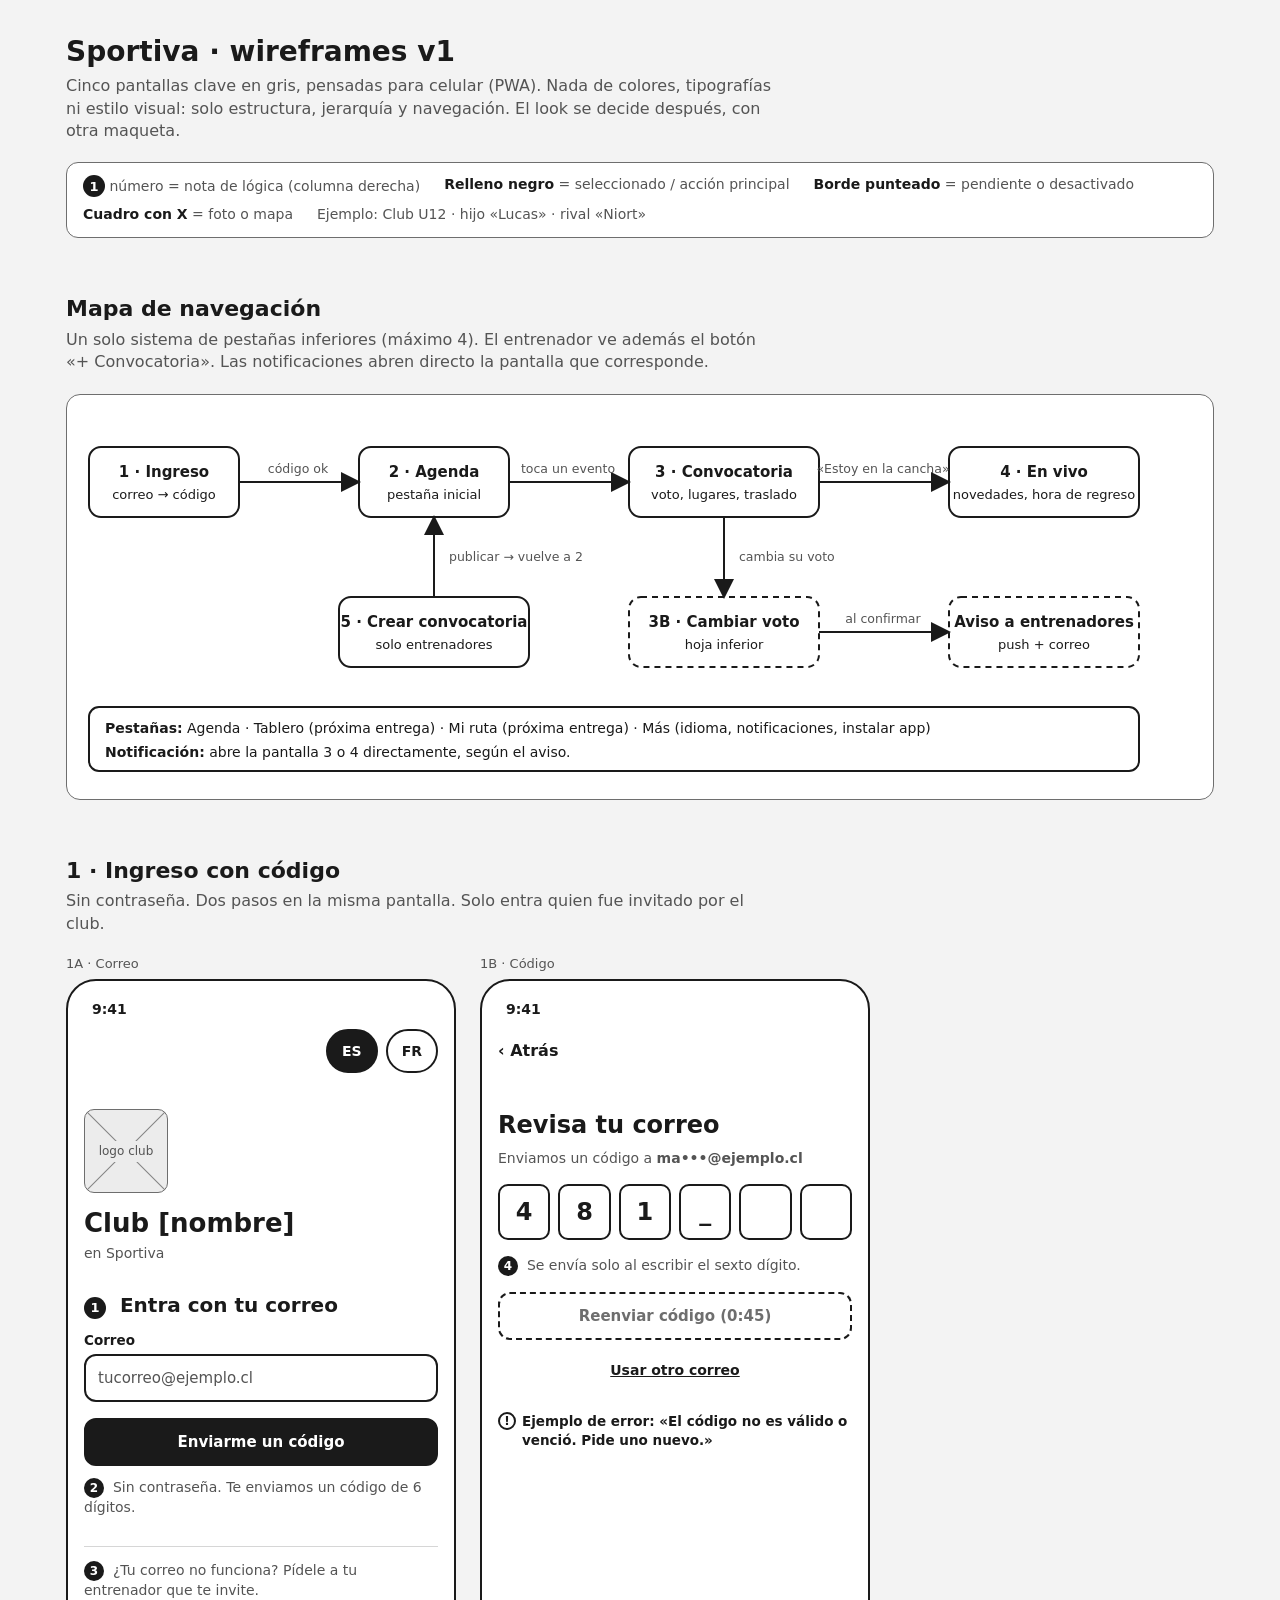
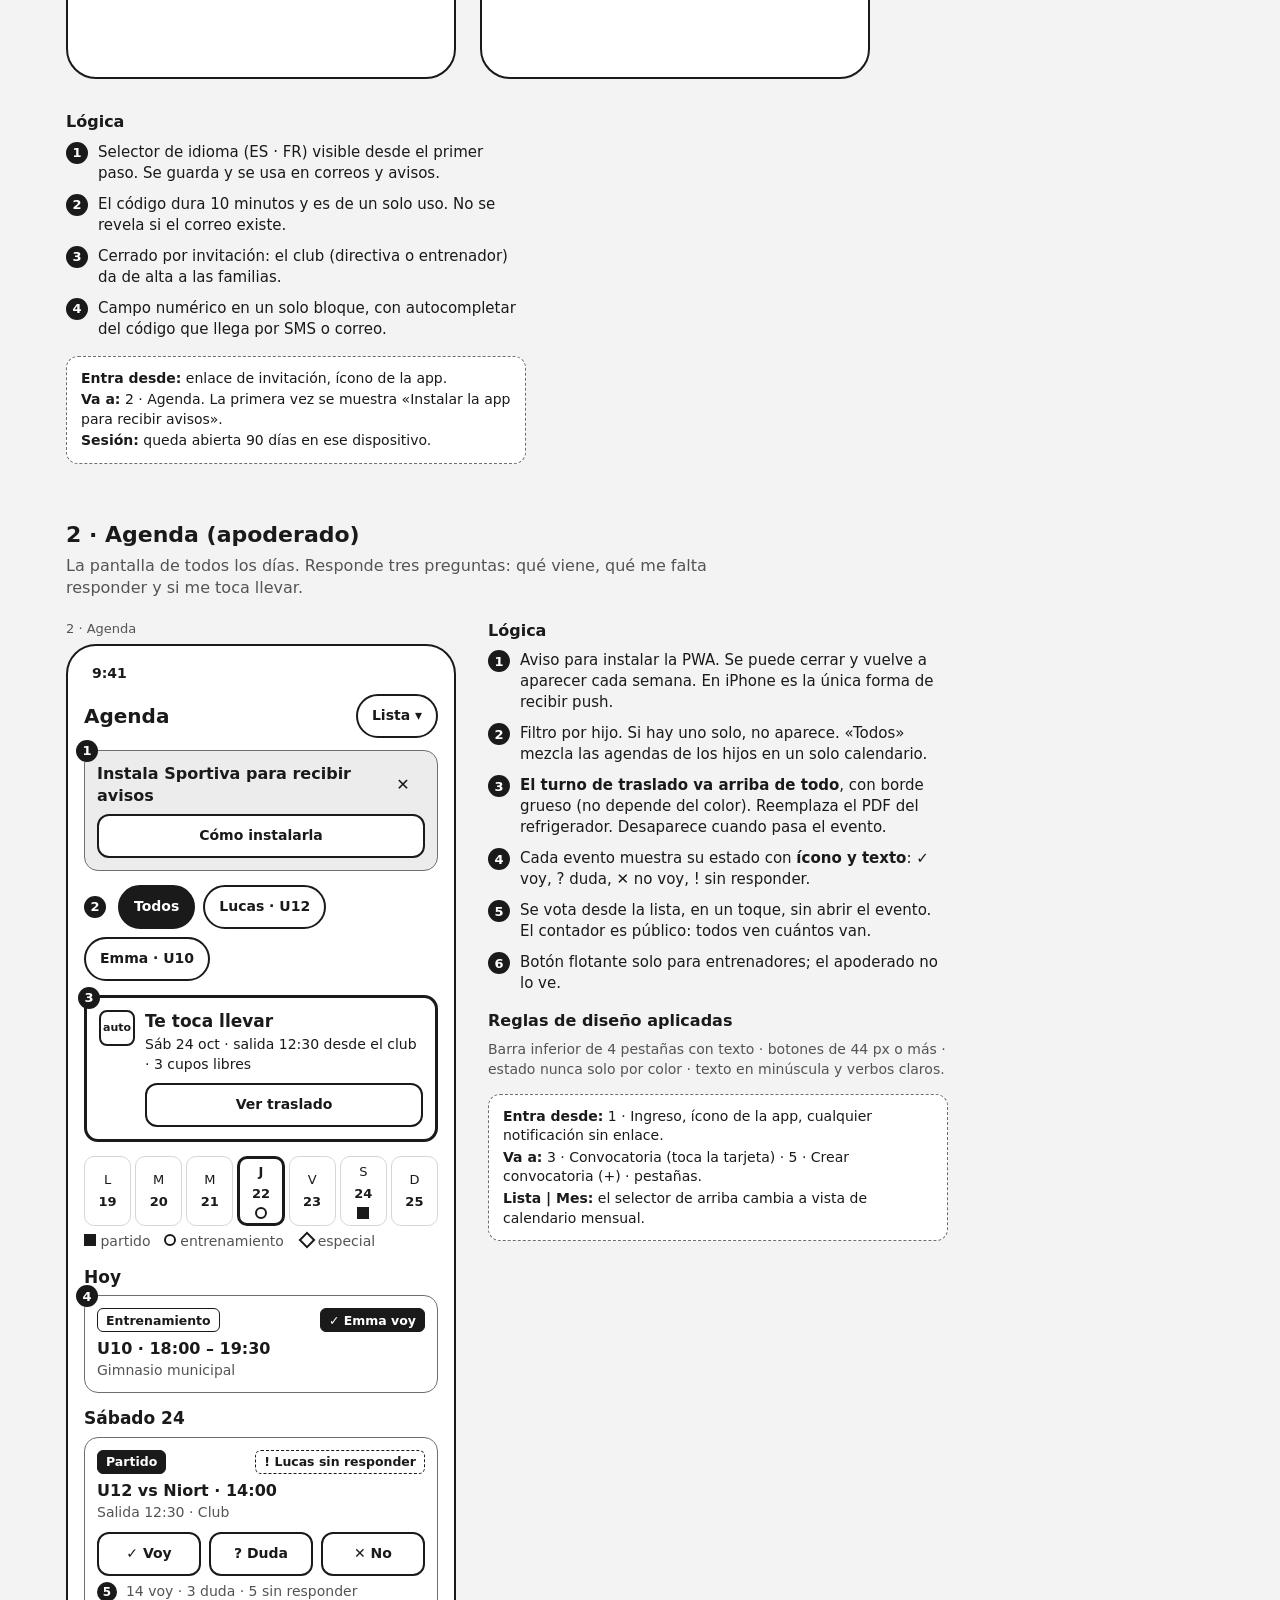
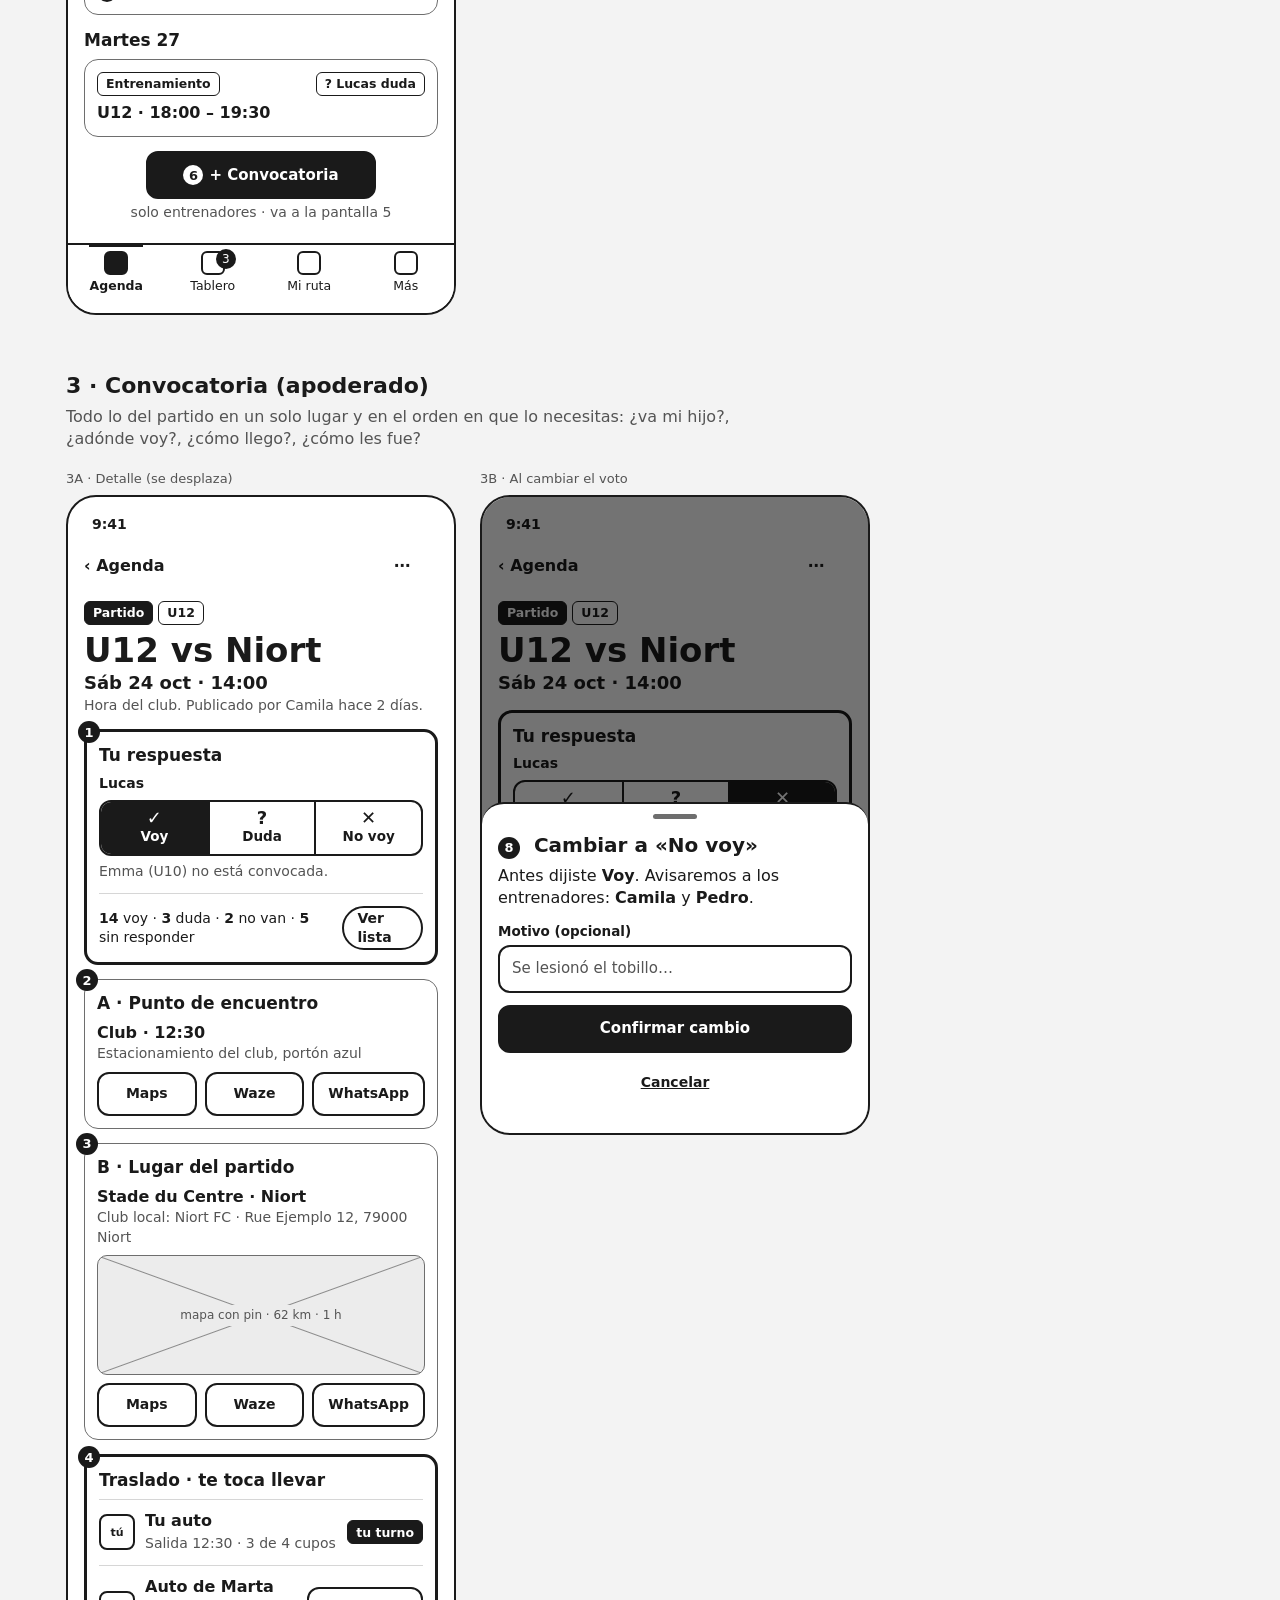
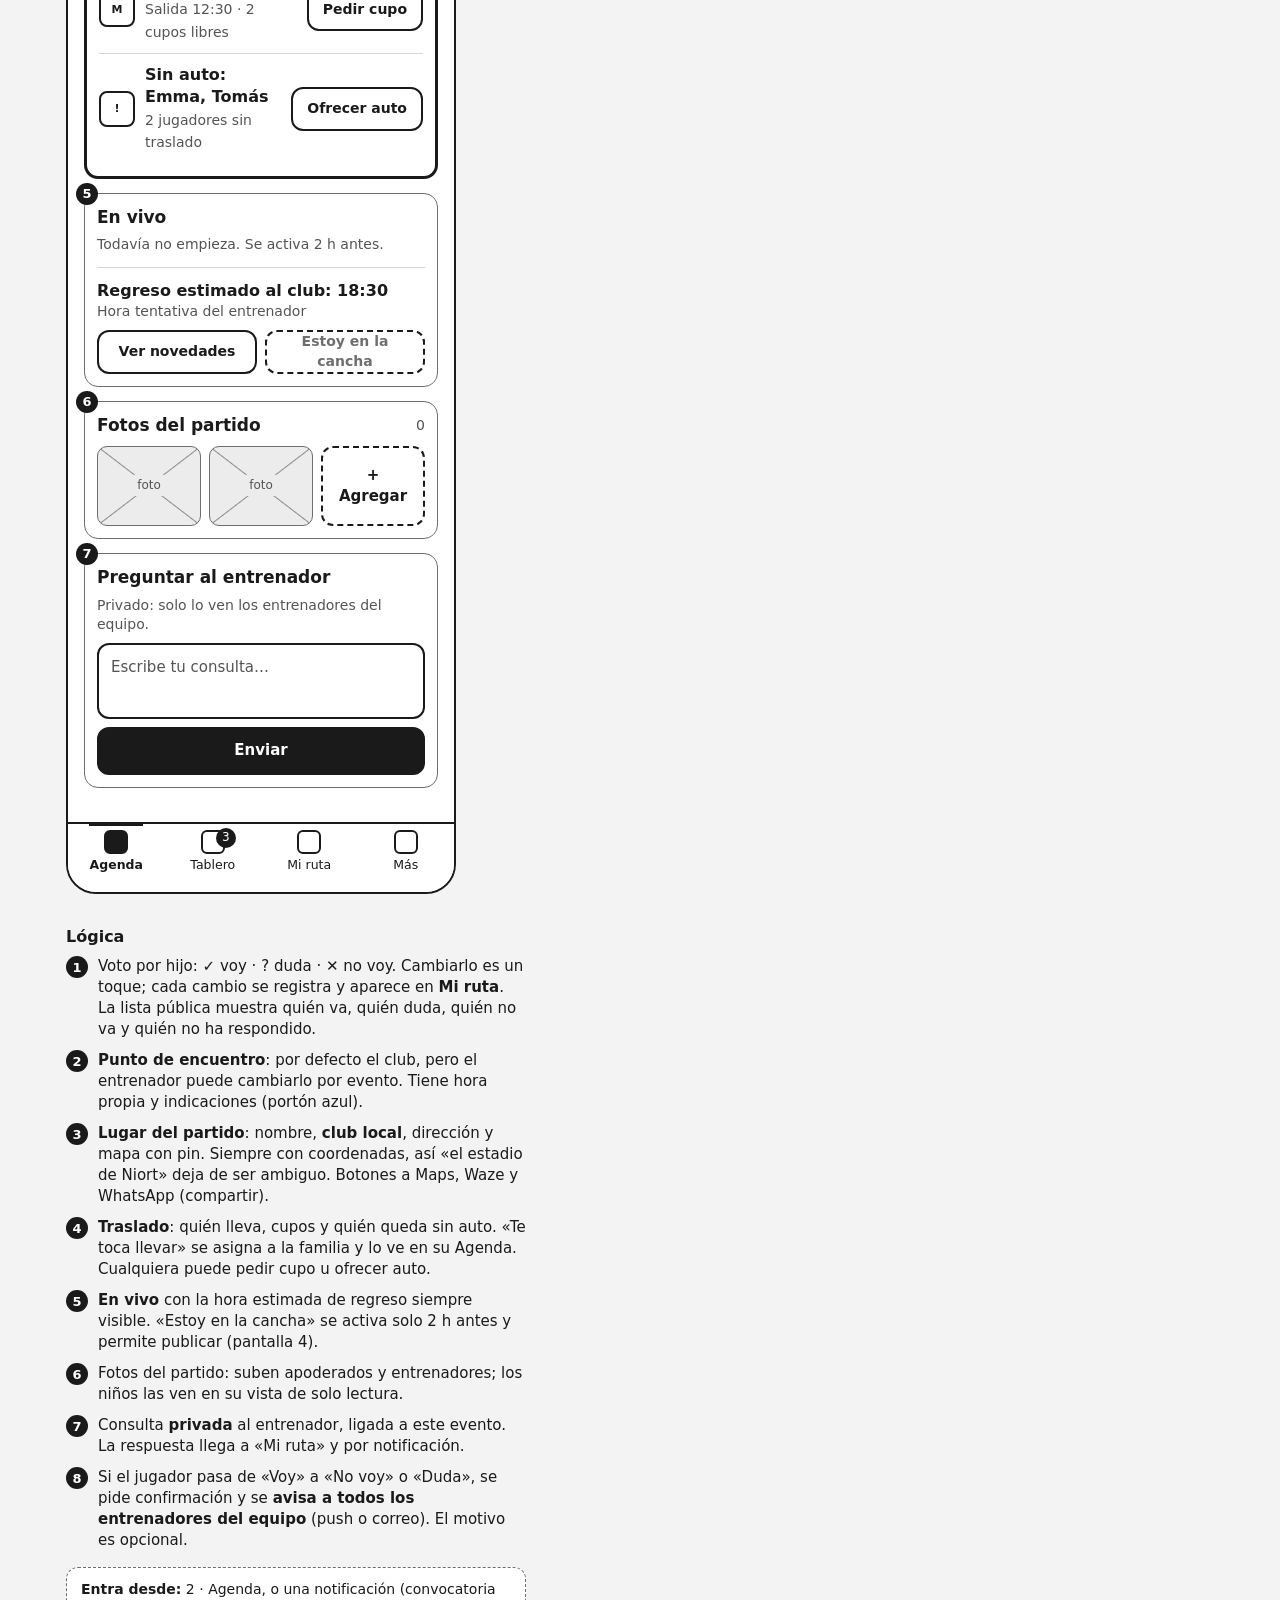
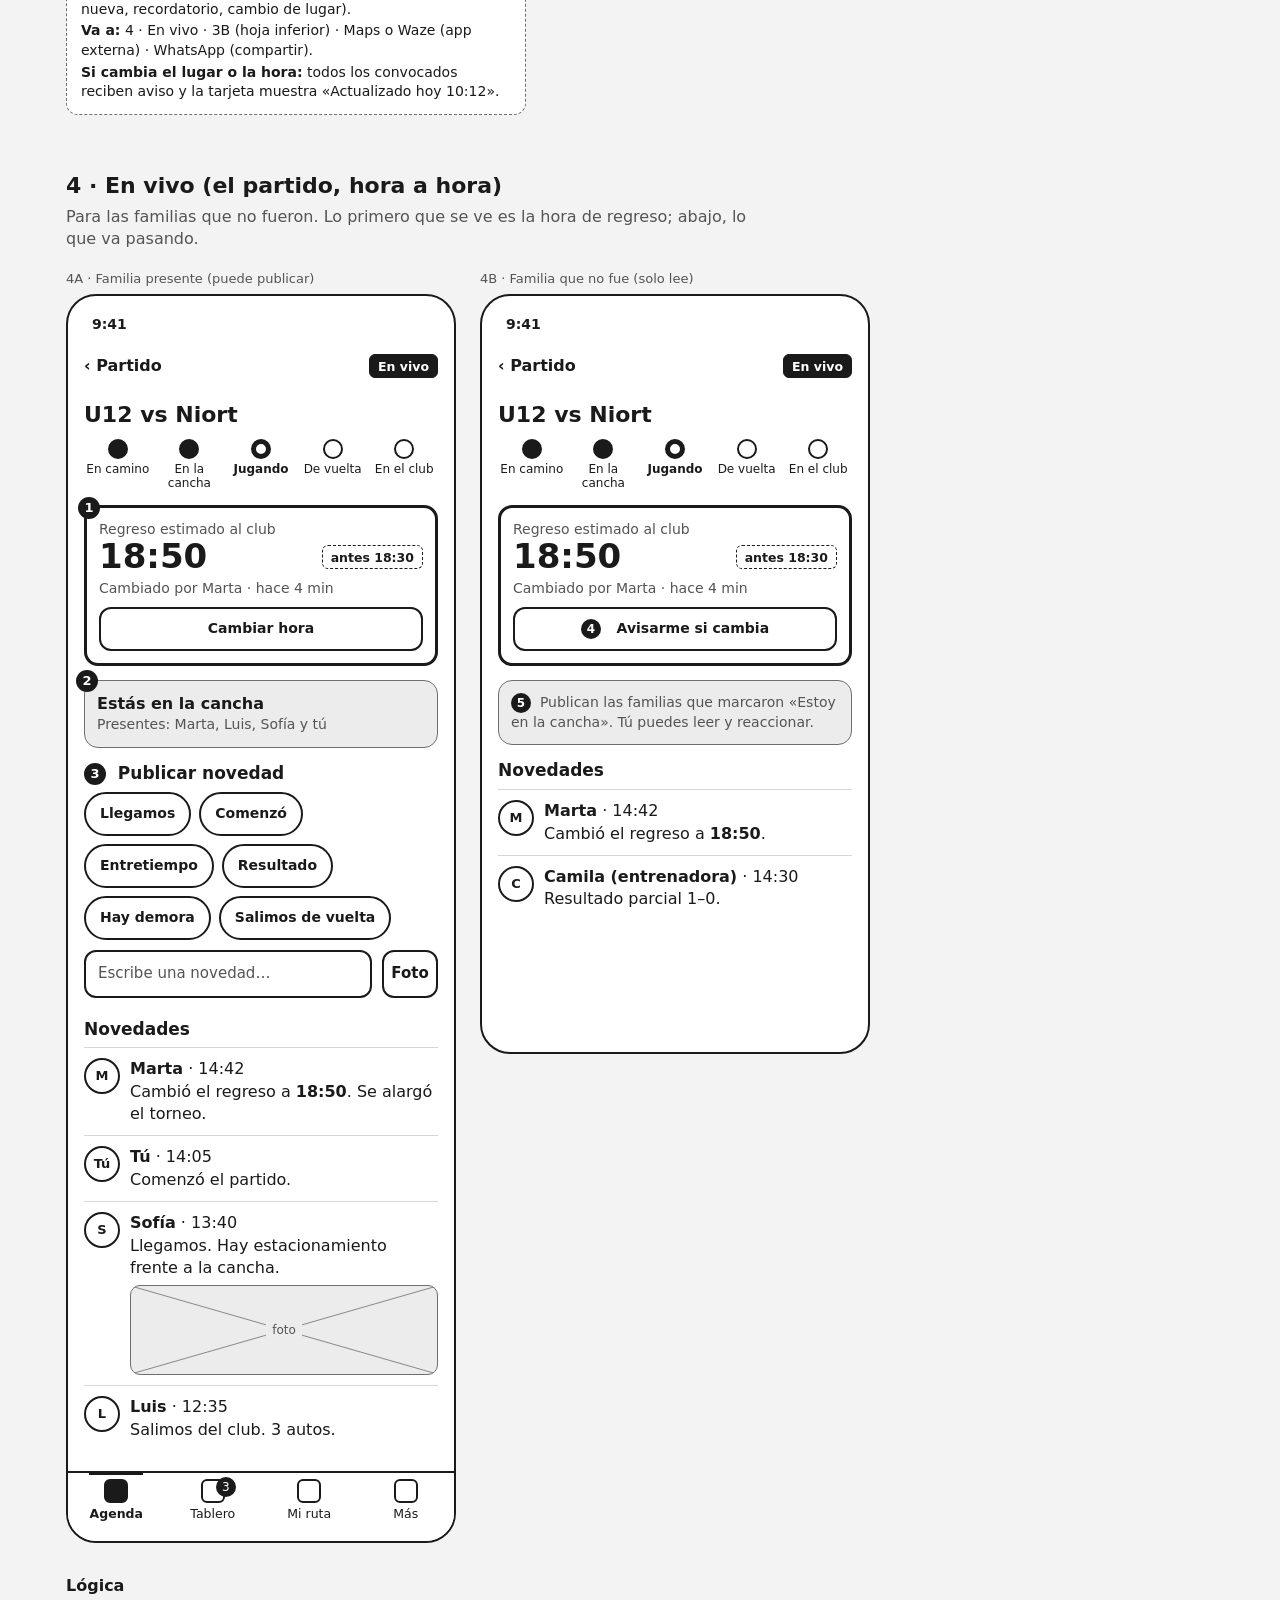
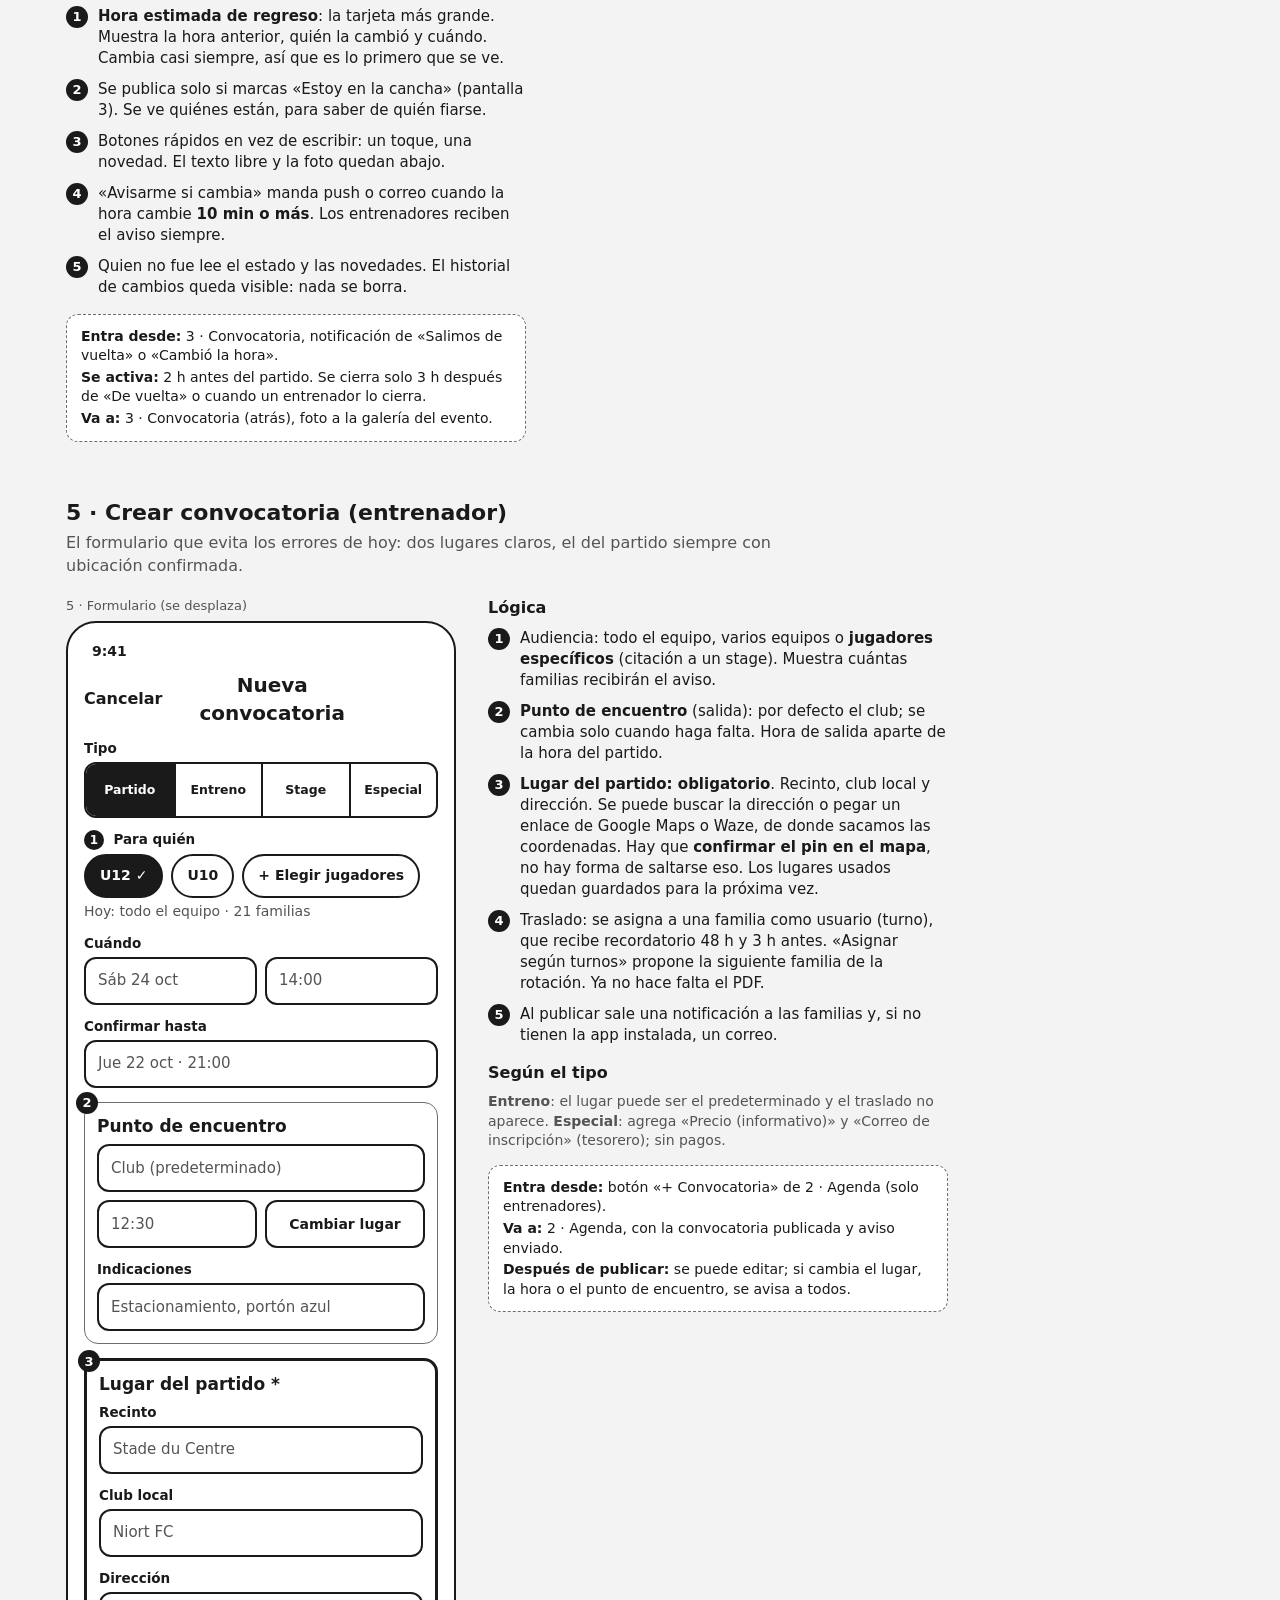
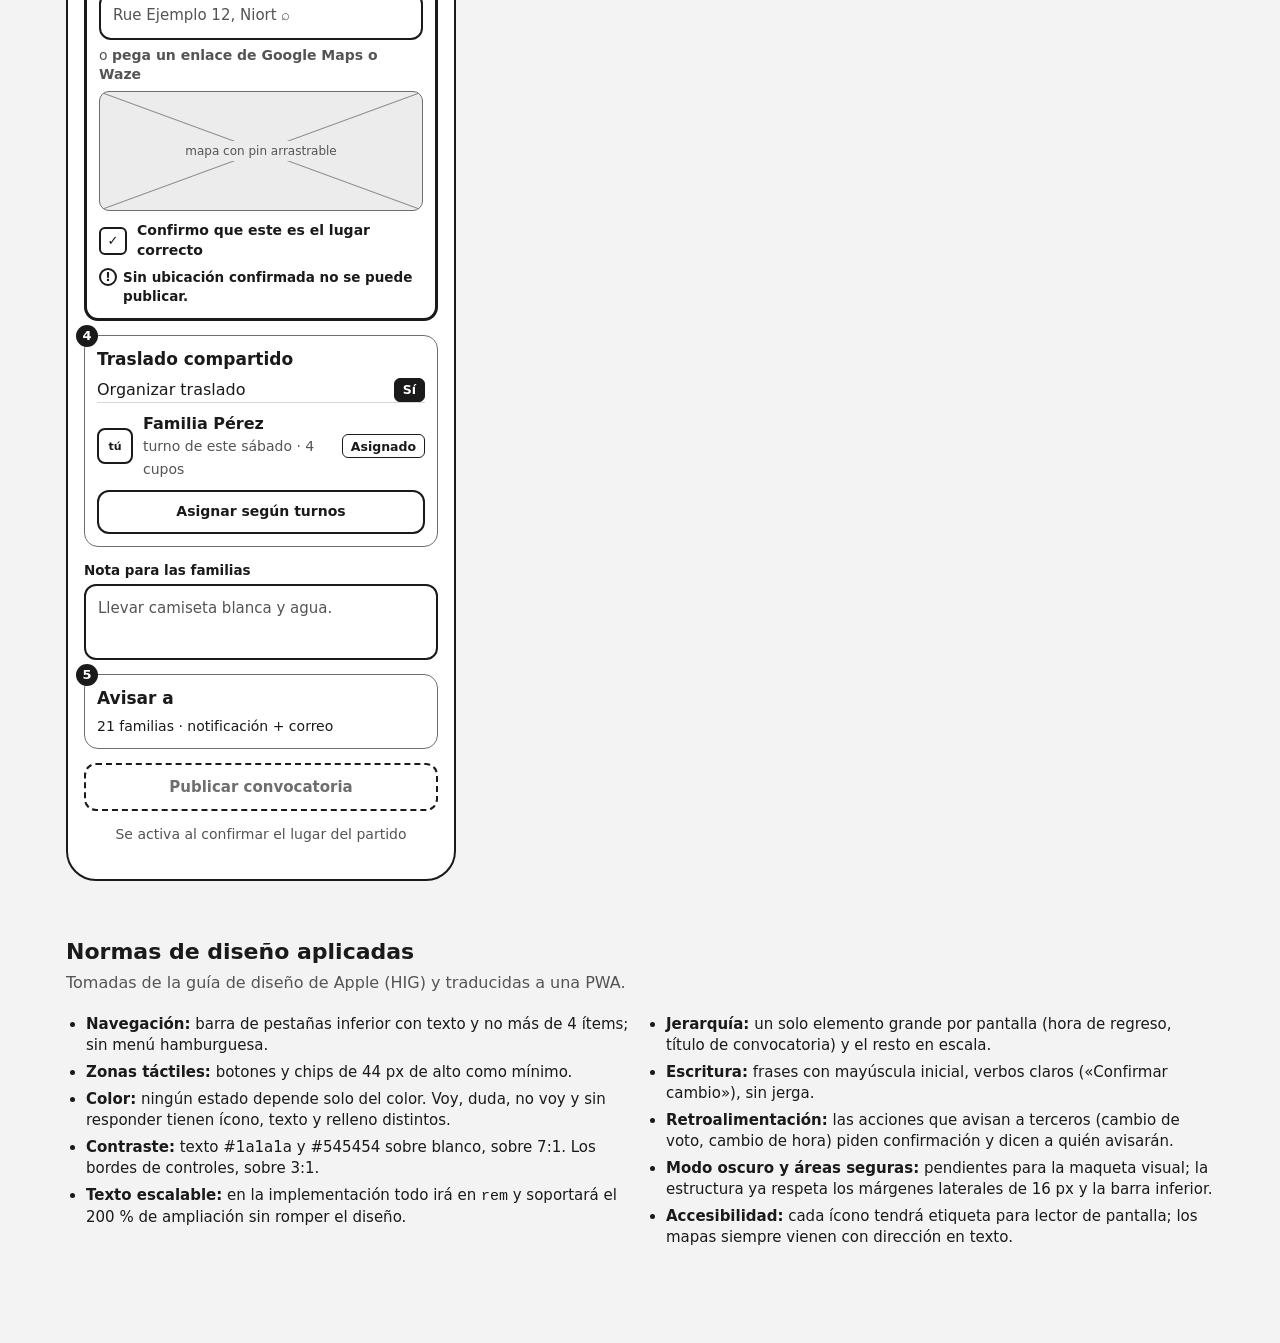
<file: docs/wireframes/index.html>
<!doctype html>
<html lang="es">
<head>
<meta charset="utf-8">
<meta name="viewport" content="width=device-width, initial-scale=1">
<title>Sportiva · wireframes v1</title>
<style>
:root{
  --ink:#1a1a1a; --ink2:#545454; --line:#6e6e6e; --fill:#ececec; --fill2:#d6d6d6;
  --paper:#fff; --bg:#f3f3f3;
}
*{box-sizing:border-box}
html{color-scheme:light}
body{margin:0;background:var(--bg);color:var(--ink);font:16px/1.4 system-ui,-apple-system,"Segoe UI",Roboto,sans-serif}
.wrap{max-width:1180px;margin:0 auto;padding:32px 16px 80px}
h1{font-size:28px;margin:0 0 4px}
h2{font-size:22px;margin:56px 0 4px}
.sub{color:var(--ink2);margin:0 0 20px;max-width:70ch}
.legend{display:flex;flex-wrap:wrap;gap:8px 24px;font-size:14px;color:var(--ink2);background:#fff;border:1.5px solid var(--line);border-radius:12px;padding:12px 16px}
.legend b{color:var(--ink)}

/* ---------- filas pantalla + notas ---------- */
.row{display:flex;flex-wrap:wrap;gap:32px;align-items:flex-start;margin-top:20px}
.phones{display:flex;flex-wrap:wrap;gap:24px;align-items:flex-start}
.cap{font-size:13px;color:var(--ink2);margin:0 0 6px}
.notes{flex:1 1 320px;max-width:460px;font-size:15px}
.notes h3{font-size:16px;margin:0 0 8px}
.notes ol{list-style:none;padding:0;margin:0 0 16px}
.notes li{display:flex;gap:10px;margin-bottom:10px}
.notes li>span:last-child{flex:1}
.nav{background:#fff;border:1.5px dashed var(--line);border-radius:12px;padding:10px 14px;font-size:14px}
.nav p{margin:2px 0}

/* ---------- teléfono ---------- */
.phone{width:390px;background:var(--paper);border:2px solid var(--ink);border-radius:30px;overflow:hidden;position:relative;display:flex;flex-direction:column}
.sb{height:44px;display:flex;align-items:flex-end;justify-content:space-between;padding:0 24px 6px;font-size:14px;font-weight:600;flex:none}
.top{display:flex;align-items:center;gap:8px;min-height:52px;padding:4px 16px;flex:none}
.top h4{margin:0;font-size:20px;flex:1}
.back{min-height:44px;min-width:44px;display:inline-flex;align-items:center;font-weight:600}
.body{padding:8px 16px 20px;flex:1}
.tabbar{display:grid;grid-template-columns:repeat(4,1fr);border-top:2px solid var(--ink);background:#fff;padding-bottom:12px;flex:none}
.tab{min-height:56px;display:flex;flex-direction:column;align-items:center;justify-content:center;gap:2px;font-size:12.5px;position:relative}
.tab .ico{width:24px;height:24px;border:2px solid var(--ink);border-radius:6px}
.tab.on{font-weight:800}
.tab.on .ico{background:var(--ink)}
.tab.on::before{content:"";position:absolute;top:-2px;left:22%;right:22%;height:4px;background:var(--ink)}
.badge{position:absolute;top:4px;right:26%;background:var(--ink);color:#fff;border-radius:10px;min-width:20px;height:20px;font-size:12px;display:flex;align-items:center;justify-content:center;padding:0 5px}

/* ---------- piezas ---------- */
.n{display:inline-flex;flex:none;width:22px;height:22px;border-radius:50%;background:var(--ink);color:#fff;font:700 13px/1 system-ui;align-items:center;justify-content:center;font-style:normal}
.card .n.f,.blk .n.f{position:absolute;top:-11px;left:-9px}
.card,.blk{position:relative;border:1.5px solid var(--line);border-radius:14px;padding:12px;background:#fff;margin:14px 0}
.card.hl{border:3px solid var(--ink)}
.card.flat{background:var(--fill)}
.btn{min-height:48px;border:2px solid var(--ink);border-radius:12px;display:flex;align-items:center;justify-content:center;font-weight:700;background:#fff;padding:0 14px;text-align:center;gap:6px;font-size:15px}
.btn.pri{background:var(--ink);color:#fff}
.btn.dis{border-style:dashed;color:#6e6e6e;font-weight:600}
.btn.sm{min-height:44px;font-size:14px}
.grid2{display:grid;grid-template-columns:1fr 1fr;gap:8px}
.grid3{display:grid;grid-template-columns:repeat(3,1fr);gap:8px}
.chip{min-height:44px;display:inline-flex;align-items:center;padding:0 14px;border:2px solid var(--ink);border-radius:22px;font-weight:600;font-size:14px;background:#fff}
.chip.on{background:var(--ink);color:#fff}
.chips{display:flex;flex-wrap:wrap;gap:8px}
.seg{display:grid;grid-template-columns:repeat(3,1fr);border:2px solid var(--ink);border-radius:12px;overflow:hidden}
.seg div{min-height:52px;display:flex;flex-direction:column;align-items:center;justify-content:center;font-size:13.5px;font-weight:700;border-left:2px solid var(--ink);gap:0}
.seg div:first-child{border-left:0}
.seg div b{font-size:18px;line-height:1}
.seg .on{background:var(--ink);color:#fff}
.seg4{grid-template-columns:repeat(4,1fr)}
.tag{display:inline-flex;align-items:center;gap:4px;min-height:24px;padding:0 8px;border:1.5px solid var(--ink);border-radius:6px;font-size:12.5px;font-weight:700;background:#fff}
.tag.solid{background:var(--ink);color:#fff}
.tag.dash{border-style:dashed}
.muted{color:var(--ink2);font-size:14px}
.sm{font-size:14px}
.t{font-weight:700}
.big{font-size:34px;font-weight:800;line-height:1.05}
.h{font-size:17px;font-weight:800;margin:0 0 6px}
.sp{display:flex;justify-content:space-between;align-items:center;gap:8px}
.ph{background:linear-gradient(to top right,transparent calc(50% - 1px),#8a8a8a,transparent calc(50% + 1px)),linear-gradient(to bottom right,transparent calc(50% - 1px),#8a8a8a,transparent calc(50% + 1px)),var(--fill);border:1.5px solid var(--line);border-radius:10px;display:flex;align-items:center;justify-content:center;color:var(--ink2);font-size:12px;text-align:center}
.ph span{background:var(--fill);padding:2px 6px}
.field{border:2px solid var(--ink);border-radius:12px;min-height:48px;display:flex;align-items:center;padding:0 12px;color:var(--ink2);background:#fff;font-size:15px}
.field.area{align-items:flex-start;padding-top:12px;min-height:76px}
.lab{font-size:13.5px;font-weight:700;margin:12px 0 4px;display:block}
.req{font-weight:800}
hr{border:0;border-top:1.5px solid var(--fill2);margin:12px 0}
.row2{display:flex;gap:10px;align-items:flex-start}
.dot{width:12px;height:12px;border:2px solid var(--ink);display:inline-block}
.dot.p{background:var(--ink)}
.dot.e{border-radius:50%}
.dot.s{transform:rotate(45deg)}
.week{display:grid;grid-template-columns:repeat(7,1fr);gap:4px;text-align:center;font-size:13px;margin:6px 0}
.week div{min-height:62px;border:1.5px solid var(--fill2);border-radius:10px;padding:4px 0;display:flex;flex-direction:column;align-items:center;gap:4px;justify-content:center}
.week .today{border:3px solid var(--ink);font-weight:800}
.dim{position:absolute;inset:0;background:rgba(0,0,0,.55);z-index:2}
.sheet{position:absolute;left:0;right:0;bottom:0;background:#fff;border-top:2px solid var(--ink);border-radius:22px 22px 0 0;padding:10px 16px 28px;z-index:3}
.grab{width:44px;height:5px;border-radius:3px;background:var(--line);margin:0 auto 12px}
.stepper{display:grid;grid-template-columns:repeat(5,1fr);gap:4px;font-size:12px;text-align:center;margin:8px 0}
.stepper div{display:flex;flex-direction:column;align-items:center;gap:4px;line-height:1.15}
.stepper i{width:20px;height:20px;border-radius:50%;border:2px solid var(--ink);display:block}
.stepper .done i{background:var(--ink)}
.stepper .now i{background:#fff;border-width:5px}
.stepper .now{font-weight:800}
.feed .it{display:flex;gap:10px;padding:10px 0;border-top:1.5px solid var(--fill2)}
.feed .av{width:36px;height:36px;border-radius:50%;border:2px solid var(--ink);flex:none;display:flex;align-items:center;justify-content:center;font-weight:800;font-size:13px}
.otp{display:grid;grid-template-columns:repeat(6,1fr);gap:8px;margin:16px 0}
.otp div{height:56px;border:2px solid var(--ink);border-radius:10px;display:flex;align-items:center;justify-content:center;font-size:24px;font-weight:800}
.mapph{height:120px}
.car{display:flex;gap:10px;align-items:center;padding:10px 0;border-top:1.5px solid var(--fill2)}
.car .ico{width:36px;height:36px;border:2px solid var(--ink);border-radius:8px;display:flex;align-items:center;justify-content:center;font-size:11px;font-weight:800;flex:none}
.errtxt{font-weight:700;font-size:13.5px;display:flex;gap:6px;align-items:flex-start;margin-top:8px}
.errtxt i{width:18px;height:18px;border:2px solid var(--ink);border-radius:50%;flex:none;display:inline-flex;align-items:center;justify-content:center;font-style:normal;font-size:12px}

/* ---------- mapa de navegación ---------- */
.flow{background:#fff;border:1.5px solid var(--line);border-radius:14px;padding:12px;overflow:auto}
.flow svg{display:block;min-width:1080px}
.norms{columns:2 340px;column-gap:32px;font-size:15px;padding-left:20px}
.norms li{margin-bottom:6px;break-inside:avoid}
@media (max-width:480px){.phone{width:100%}.phones{width:100%}}
</style>
</head>
<body>
<div class="wrap">

<h1>Sportiva · wireframes v1</h1>
<p class="sub">Cinco pantallas clave en gris, pensadas para celular (PWA). Nada de colores, tipografías ni estilo visual: solo estructura, jerarquía y navegación. El look se decide después, con otra maqueta.</p>

<div class="legend">
  <span><i class="n">1</i> número = nota de lógica (columna derecha)</span>
  <span><b>Relleno negro</b> = seleccionado / acción principal</span>
  <span><b>Borde punteado</b> = pendiente o desactivado</span>
  <span><b>Cuadro con X</b> = foto o mapa</span>
  <span>Ejemplo: Club U12 · hijo «Lucas» · rival «Niort»</span>
</div>

<!-- ======================= MAPA DE NAVEGACIÓN ======================= -->
<h2>Mapa de navegación</h2>
<p class="sub">Un solo sistema de pestañas inferiores (máximo 4). El entrenador ve además el botón «+ Convocatoria». Las notificaciones abren directo la pantalla que corresponde.</p>
<div class="flow">
<svg viewBox="0 0 1080 380" width="1080" height="380" role="img" aria-label="Mapa de navegación de las cinco pantallas" font-family="system-ui,sans-serif">
  <defs><marker id="ar" markerWidth="10" markerHeight="10" refX="8" refY="5" orient="auto"><path d="M0,0 L10,5 L0,10 z" fill="#1a1a1a"/></marker></defs>
  <g fill="#fff" stroke="#1a1a1a" stroke-width="2">
    <rect x="10" y="40" width="150" height="70" rx="12"/>
    <rect x="280" y="40" width="150" height="70" rx="12"/>
    <rect x="550" y="40" width="190" height="70" rx="12"/>
    <rect x="870" y="40" width="190" height="70" rx="12"/>
    <rect x="550" y="190" width="190" height="70" rx="12" stroke-dasharray="6 5"/>
    <rect x="260" y="190" width="190" height="70" rx="12"/>
    <rect x="870" y="190" width="190" height="70" rx="12" stroke-dasharray="6 5"/>
    <rect x="10" y="300" width="1050" height="64" rx="10"/>
  </g>
  <g fill="#1a1a1a" font-size="15" font-weight="700" text-anchor="middle">
    <text x="85" y="70">1 · Ingreso</text><text x="85" y="92" font-weight="400" font-size="13">correo → código</text>
    <text x="355" y="70">2 · Agenda</text><text x="355" y="92" font-weight="400" font-size="13">pestaña inicial</text>
    <text x="645" y="70">3 · Convocatoria</text><text x="645" y="92" font-weight="400" font-size="13">voto, lugares, traslado</text>
    <text x="965" y="70">4 · En vivo</text><text x="965" y="92" font-weight="400" font-size="13">novedades, hora de regreso</text>
    <text x="645" y="220">3B · Cambiar voto</text><text x="645" y="242" font-weight="400" font-size="13">hoja inferior</text>
    <text x="355" y="220">5 · Crear convocatoria</text><text x="355" y="242" font-weight="400" font-size="13">solo entrenadores</text>
    <text x="965" y="220">Aviso a entrenadores</text><text x="965" y="242" font-weight="400" font-size="13">push + correo</text>
  </g>
  <g stroke="#1a1a1a" stroke-width="2" fill="none" marker-end="url(#ar)">
    <path d="M160 75 H278"/><path d="M430 75 H548"/><path d="M740 75 H868"/>
    <path d="M645 110 V188"/><path d="M740 225 H868"/><path d="M355 190 V112"/>
  </g>
  <g fill="#545454" font-size="12.5" text-anchor="middle">
    <text x="219" y="66">código ok</text><text x="489" y="66">toca un evento</text><text x="804" y="66">«Estoy en la cancha»</text>
    <text x="804" y="216">al confirmar</text>
  </g>
  <g fill="#545454" font-size="12.5">
    <text x="660" y="154">cambia su voto</text><text x="370" y="154">publicar → vuelve a 2</text>
  </g>
  <g fill="#1a1a1a" font-size="14">
    <text x="26" y="326"><tspan font-weight="700">Pestañas:</tspan> Agenda · Tablero (próxima entrega) · Mi ruta (próxima entrega) · Más (idioma, notificaciones, instalar app)</text>
    <text x="26" y="350"><tspan font-weight="700">Notificación:</tspan> abre la pantalla 3 o 4 directamente, según el aviso.</text>
  </g>
</svg>
</div>

<!-- ======================= PANTALLA 1 ======================= -->
<h2>1 · Ingreso con código</h2>
<p class="sub">Sin contraseña. Dos pasos en la misma pantalla. Solo entra quien fue invitado por el club.</p>
<div class="row">
 <div class="phones">
  <div>
   <p class="cap">1A · Correo</p>
   <div class="phone" style="height:700px">
    <div class="sb"><span>9:41</span><span></span></div>
    <div class="top"><h4></h4><div class="chips"><span class="chip on" style="min-height:44px">ES</span><span class="chip">FR</span></div></div>
    <div class="body">
      <div class="ph" style="width:84px;height:84px;margin:24px 0 12px"><span>logo club</span></div>
      <p class="h" style="font-size:26px;margin:0">Club [nombre]</p>
      <p class="muted" style="margin:2px 0 28px">en Sportiva</p>
      <p class="h" style="font-size:20px"><i class="n">1</i>&nbsp; Entra con tu correo</p>
      <span class="lab">Correo</span>
      <div class="field">tucorreo@ejemplo.cl</div>
      <div class="btn pri" style="margin-top:16px">Enviarme un código</div>
      <p class="muted" style="margin-top:12px"><i class="n" style="width:20px;height:20px;font-size:12px">2</i>&nbsp; Sin contraseña. Te enviamos un código de 6 dígitos.</p>
      <hr style="margin-top:28px">
      <p class="muted"><i class="n" style="width:20px;height:20px;font-size:12px">3</i>&nbsp; ¿Tu correo no funciona? Pídele a tu entrenador que te invite.</p>
    </div>
   </div>
  </div>
  <div>
   <p class="cap">1B · Código</p>
   <div class="phone" style="height:700px">
    <div class="sb"><span>9:41</span><span></span></div>
    <div class="top"><span class="back">‹ Atrás</span><h4></h4></div>
    <div class="body">
      <p class="h" style="font-size:24px;margin-top:24px">Revisa tu correo</p>
      <p class="muted" style="margin:0">Enviamos un código a <b>ma•••@ejemplo.cl</b></p>
      <div class="otp"><div>4</div><div>8</div><div>1</div><div>_</div><div></div><div></div></div>
      <p class="muted"><i class="n" style="width:20px;height:20px;font-size:12px">4</i>&nbsp; Se envía solo al escribir el sexto dígito.</p>
      <div class="btn dis" style="margin-top:16px">Reenviar código (0:45)</div>
      <div class="btn sm" style="margin-top:8px;border-color:transparent;text-decoration:underline">Usar otro correo</div>
      <div class="errtxt" style="margin-top:20px"><i>!</i><span>Ejemplo de error: «El código no es válido o venció. Pide uno nuevo.»</span></div>
    </div>
   </div>
  </div>
 </div>
 <div class="notes">
  <h3>Lógica</h3>
  <ol>
   <li><i class="n">1</i><span>Selector de idioma (ES · FR) visible desde el primer paso. Se guarda y se usa en correos y avisos.</span></li>
   <li><i class="n">2</i><span>El código dura 10 minutos y es de un solo uso. No se revela si el correo existe.</span></li>
   <li><i class="n">3</i><span>Cerrado por invitación: el club (directiva o entrenador) da de alta a las familias.</span></li>
   <li><i class="n">4</i><span>Campo numérico en un solo bloque, con autocompletar del código que llega por SMS o correo.</span></li>
  </ol>
  <div class="nav">
    <p><b>Entra desde:</b> enlace de invitación, ícono de la app.</p>
    <p><b>Va a:</b> 2 · Agenda. La primera vez se muestra «Instalar la app para recibir avisos».</p>
    <p><b>Sesión:</b> queda abierta 90 días en ese dispositivo.</p>
  </div>
 </div>
</div>

<!-- ======================= PANTALLA 2 ======================= -->
<h2>2 · Agenda (apoderado)</h2>
<p class="sub">La pantalla de todos los días. Responde tres preguntas: qué viene, qué me falta responder y si me toca llevar.</p>
<div class="row">
 <div class="phones">
  <div>
   <p class="cap">2 · Agenda</p>
   <div class="phone">
    <div class="sb"><span>9:41</span><span></span></div>
    <div class="top"><h4>Agenda</h4><span class="chip" style="min-height:44px">Lista ▾</span></div>
    <div class="body">
      <div class="card flat" style="margin-top:0"><span class="n f">1</span>
        <div class="sp"><span class="t">Instala Sportiva para recibir avisos</span><span class="back" style="min-width:44px;justify-content:center">✕</span></div>
        <div class="btn sm" style="margin-top:6px">Cómo instalarla</div>
      </div>
      <div class="chips"><span class="n f" style="position:static;margin:11px 4px 0 0">2</span>
        <span class="chip on">Todos</span><span class="chip">Lucas · U12</span><span class="chip">Emma · U10</span></div>
      <div class="card hl"><span class="n f">3</span>
        <div class="row2"><div class="ico" style="width:36px;height:36px;border:2px solid var(--ink);border-radius:8px;display:flex;align-items:center;justify-content:center;font-size:11px;font-weight:800;flex:none">auto</div>
        <div style="flex:1"><p class="h" style="margin:0">Te toca llevar</p>
        <p class="sm" style="margin:2px 0 8px">Sáb 24 oct · salida 12:30 desde el club · 3 cupos libres</p>
        <div class="btn sm">Ver traslado</div></div></div>
      </div>
      <div class="week">
        <div><span>L</span><b>19</b></div><div><span>M</span><b>20</b></div><div><span>M</span><b>21</b></div>
        <div class="today"><span>J</span><b>22</b><i class="dot e"></i></div><div><span>V</span><b>23</b></div>
        <div><span>S</span><b>24</b><i class="dot p"></i></div><div><span>D</span><b>25</b></div>
      </div>
      <p class="muted" style="margin:0 0 4px"><i class="dot p"></i> partido &nbsp; <i class="dot e"></i> entrenamiento &nbsp; <i class="dot s" style="margin-left:4px"></i> especial</p>
      <p class="h" style="margin-top:14px">Hoy</p>
      <div class="card" style="margin-top:6px"><span class="n f">4</span>
        <div class="sp"><span class="tag">Entrenamiento</span><span class="tag solid">✓ Emma voy</span></div>
        <p class="t" style="margin:6px 0 0">U10 · 18:00 – 19:30</p>
        <p class="muted" style="margin:0">Gimnasio municipal</p>
      </div>
      <p class="h" style="margin-top:14px">Sábado 24</p>
      <div class="card" style="margin-top:6px">
        <div class="sp"><span class="tag solid">Partido</span><span class="tag dash">! Lucas sin responder</span></div>
        <p class="t" style="margin:6px 0 0">U12 vs Niort · 14:00</p>
        <p class="muted" style="margin:0">Salida 12:30 · Club</p>
        <div class="grid3" style="margin-top:10px"><div class="btn sm">✓ Voy</div><div class="btn sm">? Duda</div><div class="btn sm">✕ No</div></div>
        <p class="muted" style="margin:6px 0 0"><i class="n" style="width:20px;height:20px;font-size:12px">5</i>&nbsp; 14 voy · 3 duda · 5 sin responder</p>
      </div>
      <p class="h" style="margin-top:14px">Martes 27</p>
      <div class="card" style="margin-top:6px">
        <div class="sp"><span class="tag">Entrenamiento</span><span class="tag">? Lucas duda</span></div>
        <p class="t" style="margin:6px 0 0">U12 · 18:00 – 19:30</p>
      </div>
      <div class="btn pri" style="margin:6px auto 0;max-width:230px"><i class="n" style="background:#fff;color:#1a1a1a;width:20px;height:20px">6</i> + Convocatoria</div>
      <p class="muted" style="text-align:center;margin:4px 0 0">solo entrenadores · va a la pantalla 5</p>
    </div>
    <div class="tabbar">
      <div class="tab on"><span class="ico"></span>Agenda</div>
      <div class="tab"><span class="ico"></span>Tablero<span class="badge">3</span></div>
      <div class="tab"><span class="ico"></span>Mi ruta</div>
      <div class="tab"><span class="ico"></span>Más</div>
    </div>
   </div>
  </div>
 </div>
 <div class="notes">
  <h3>Lógica</h3>
  <ol>
   <li><i class="n">1</i><span>Aviso para instalar la PWA. Se puede cerrar y vuelve a aparecer cada semana. En iPhone es la única forma de recibir push.</span></li>
   <li><i class="n">2</i><span>Filtro por hijo. Si hay uno solo, no aparece. «Todos» mezcla las agendas de los hijos en un solo calendario.</span></li>
   <li><i class="n">3</i><span><b>El turno de traslado va arriba de todo</b>, con borde grueso (no depende del color). Reemplaza el PDF del refrigerador. Desaparece cuando pasa el evento.</span></li>
   <li><i class="n">4</i><span>Cada evento muestra su estado con <b>ícono y texto</b>: ✓ voy, ? duda, ✕ no voy, ! sin responder.</span></li>
   <li><i class="n">5</i><span>Se vota desde la lista, en un toque, sin abrir el evento. El contador es público: todos ven cuántos van.</span></li>
   <li><i class="n">6</i><span>Botón flotante solo para entrenadores; el apoderado no lo ve.</span></li>
  </ol>
  <h3>Reglas de diseño aplicadas</h3>
  <p class="muted" style="margin-top:0">Barra inferior de 4 pestañas con texto · botones de 44 px o más · estado nunca solo por color · texto en minúscula y verbos claros.</p>
  <div class="nav">
    <p><b>Entra desde:</b> 1 · Ingreso, ícono de la app, cualquier notificación sin enlace.</p>
    <p><b>Va a:</b> 3 · Convocatoria (toca la tarjeta) · 5 · Crear convocatoria (+) · pestañas.</p>
    <p><b>Lista | Mes:</b> el selector de arriba cambia a vista de calendario mensual.</p>
  </div>
 </div>
</div>

<!-- ======================= PANTALLA 3 ======================= -->
<h2>3 · Convocatoria (apoderado)</h2>
<p class="sub">Todo lo del partido en un solo lugar y en el orden en que lo necesitas: ¿va mi hijo?, ¿adónde voy?, ¿cómo llego?, ¿cómo les fue?</p>
<div class="row">
 <div class="phones">
  <div>
   <p class="cap">3A · Detalle (se desplaza)</p>
   <div class="phone">
    <div class="sb"><span>9:41</span><span></span></div>
    <div class="top"><span class="back">‹ Agenda</span><h4></h4><span class="back">⋯</span></div>
    <div class="body">
      <span class="tag solid">Partido</span> <span class="tag">U12</span>
      <p class="big" style="margin:8px 0 2px">U12 vs Niort</p>
      <p class="t" style="margin:0;font-size:18px">Sáb 24 oct · 14:00</p>
      <p class="muted" style="margin:0">Hora del club. Publicado por Camila hace 2 días.</p>

      <div class="card hl"><span class="n f">1</span>
        <p class="h">Tu respuesta</p>
        <p class="t sm" style="margin:0 0 6px">Lucas</p>
        <div class="seg"><div class="on"><b>✓</b>Voy</div><div><b>?</b>Duda</div><div><b>✕</b>No voy</div></div>
        <p class="muted" style="margin:6px 0 0">Emma (U10) no está convocada.</p>
        <hr>
        <div class="sp"><span class="sm"><b>14</b> voy · <b>3</b> duda · <b>2</b> no van · <b>5</b> sin responder</span><span class="chip" style="min-height:44px">Ver lista</span></div>
      </div>

      <div class="card"><span class="n f">2</span>
        <p class="h">A · Punto de encuentro</p>
        <p class="t" style="margin:0">Club · 12:30</p>
        <p class="muted" style="margin:0 0 8px">Estacionamiento del club, portón azul</p>
        <div class="grid3"><div class="btn sm">Maps</div><div class="btn sm">Waze</div><div class="btn sm">WhatsApp</div></div>
      </div>
      <div class="card"><span class="n f">3</span>
        <p class="h">B · Lugar del partido</p>
        <p class="t" style="margin:0">Stade du Centre · Niort</p>
        <p class="muted" style="margin:0 0 8px">Club local: Niort FC · Rue Ejemplo 12, 79000 Niort</p>
        <div class="ph mapph"><span>mapa con pin · 62 km · 1 h</span></div>
        <div class="grid3" style="margin-top:8px"><div class="btn sm">Maps</div><div class="btn sm">Waze</div><div class="btn sm">WhatsApp</div></div>
      </div>

      <div class="card hl"><span class="n f">4</span>
        <p class="h">Traslado · te toca llevar</p>
        <div class="car"><div class="ico">tú</div><div style="flex:1"><span class="t">Tu auto</span><br><span class="muted">Salida 12:30 · 3 de 4 cupos</span></div><span class="tag solid">tu turno</span></div>
        <div class="car"><div class="ico">M</div><div style="flex:1"><span class="t">Auto de Marta</span><br><span class="muted">Salida 12:30 · 2 cupos libres</span></div><div class="btn sm" style="min-height:44px">Pedir cupo</div></div>
        <div class="car"><div class="ico">!</div><div style="flex:1"><span class="t">Sin auto: Emma, Tomás</span><br><span class="muted">2 jugadores sin traslado</span></div><div class="btn sm" style="min-height:44px">Ofrecer auto</div></div>
      </div>

      <div class="card"><span class="n f">5</span>
        <p class="h">En vivo</p>
        <p class="muted" style="margin:0">Todavía no empieza. Se activa 2 h antes.</p>
        <hr>
        <p class="t" style="margin:0">Regreso estimado al club: 18:30</p>
        <p class="muted" style="margin:0 0 8px">Hora tentativa del entrenador</p>
        <div class="grid2"><div class="btn sm">Ver novedades</div><div class="btn sm dis">Estoy en la cancha</div></div>
      </div>

      <div class="card"><span class="n f">6</span>
        <div class="sp"><p class="h" style="margin:0">Fotos del partido</p><span class="muted">0</span></div>
        <div class="grid3" style="margin-top:8px"><div class="ph" style="height:80px"><span>foto</span></div><div class="ph" style="height:80px"><span>foto</span></div><div class="btn" style="height:80px;border-style:dashed">+ Agregar</div></div>
      </div>

      <div class="card"><span class="n f">7</span>
        <p class="h">Preguntar al entrenador</p>
        <p class="muted" style="margin:0 0 8px">Privado: solo lo ven los entrenadores del equipo.</p>
        <div class="field area">Escribe tu consulta…</div>
        <div class="btn pri" style="margin-top:8px">Enviar</div>
      </div>
    </div>
    <div class="tabbar">
      <div class="tab on"><span class="ico"></span>Agenda</div>
      <div class="tab"><span class="ico"></span>Tablero<span class="badge">3</span></div>
      <div class="tab"><span class="ico"></span>Mi ruta</div>
      <div class="tab"><span class="ico"></span>Más</div>
    </div>
   </div>
  </div>
  <div>
   <p class="cap">3B · Al cambiar el voto</p>
   <div class="phone" style="height:640px">
    <div class="sb"><span>9:41</span><span></span></div>
    <div class="top"><span class="back">‹ Agenda</span><h4></h4><span class="back">⋯</span></div>
    <div class="body">
      <span class="tag solid">Partido</span> <span class="tag">U12</span>
      <p class="big" style="margin:8px 0 2px">U12 vs Niort</p>
      <p class="t" style="margin:0;font-size:18px">Sáb 24 oct · 14:00</p>
      <div class="card hl"><p class="h">Tu respuesta</p>
        <p class="t sm" style="margin:0 0 6px">Lucas</p>
        <div class="seg"><div><b>✓</b>Voy</div><div><b>?</b>Duda</div><div class="on"><b>✕</b>No voy</div></div></div>
    </div>
    <div class="dim"></div>
    <div class="sheet">
      <div class="grab"></div>
      <p class="h" style="font-size:20px"><i class="n">8</i>&nbsp; Cambiar a «No voy»</p>
      <p style="margin:0 0 8px">Antes dijiste <b>Voy</b>. Avisaremos a los entrenadores: <b>Camila</b> y <b>Pedro</b>.</p>
      <span class="lab">Motivo (opcional)</span>
      <div class="field">Se lesionó el tobillo…</div>
      <div class="btn pri" style="margin-top:12px">Confirmar cambio</div>
      <div class="btn sm" style="margin-top:8px;border-color:transparent;text-decoration:underline">Cancelar</div>
    </div>
   </div>
  </div>
 </div>
 <div class="notes">
  <h3>Lógica</h3>
  <ol>
   <li><i class="n">1</i><span>Voto por hijo: ✓ voy · ? duda · ✕ no voy. Cambiarlo es un toque; cada cambio se registra y aparece en <b>Mi ruta</b>. La lista pública muestra quién va, quién duda, quién no va y quién no ha respondido.</span></li>
   <li><i class="n">2</i><span><b>Punto de encuentro</b>: por defecto el club, pero el entrenador puede cambiarlo por evento. Tiene hora propia y indicaciones (portón azul).</span></li>
   <li><i class="n">3</i><span><b>Lugar del partido</b>: nombre, <b>club local</b>, dirección y mapa con pin. Siempre con coordenadas, así «el estadio de Niort» deja de ser ambiguo. Botones a Maps, Waze y WhatsApp (compartir).</span></li>
   <li><i class="n">4</i><span><b>Traslado</b>: quién lleva, cupos y quién queda sin auto. «Te toca llevar» se asigna a la familia y lo ve en su Agenda. Cualquiera puede pedir cupo u ofrecer auto.</span></li>
   <li><i class="n">5</i><span><b>En vivo</b> con la hora estimada de regreso siempre visible. «Estoy en la cancha» se activa solo 2 h antes y permite publicar (pantalla 4).</span></li>
   <li><i class="n">6</i><span>Fotos del partido: suben apoderados y entrenadores; los niños las ven en su vista de solo lectura.</span></li>
   <li><i class="n">7</i><span>Consulta <b>privada</b> al entrenador, ligada a este evento. La respuesta llega a «Mi ruta» y por notificación.</span></li>
   <li><i class="n">8</i><span>Si el jugador pasa de «Voy» a «No voy» o «Duda», se pide confirmación y se <b>avisa a todos los entrenadores del equipo</b> (push o correo). El motivo es opcional.</span></li>
  </ol>
  <div class="nav">
    <p><b>Entra desde:</b> 2 · Agenda, o una notificación (convocatoria nueva, recordatorio, cambio de lugar).</p>
    <p><b>Va a:</b> 4 · En vivo · 3B (hoja inferior) · Maps o Waze (app externa) · WhatsApp (compartir).</p>
    <p><b>Si cambia el lugar o la hora:</b> todos los convocados reciben aviso y la tarjeta muestra «Actualizado hoy 10:12».</p>
  </div>
 </div>
</div>

<!-- ======================= PANTALLA 4 ======================= -->
<h2>4 · En vivo (el partido, hora a hora)</h2>
<p class="sub">Para las familias que no fueron. Lo primero que se ve es la hora de regreso; abajo, lo que va pasando.</p>
<div class="row">
 <div class="phones">
  <div>
   <p class="cap">4A · Familia presente (puede publicar)</p>
   <div class="phone">
    <div class="sb"><span>9:41</span><span></span></div>
    <div class="top"><span class="back">‹ Partido</span><h4></h4><span class="tag solid">En vivo</span></div>
    <div class="body">
      <p class="h" style="font-size:22px;margin:0">U12 vs Niort</p>
      <div class="stepper"><span class="n f" style="position:static;margin:0 auto 4px;grid-column:1/-1;display:none"></span>
        <div class="done"><i></i>En camino</div><div class="done"><i></i>En la cancha</div><div class="now"><i></i>Jugando</div><div><i></i>De vuelta</div><div><i></i>En el club</div></div>

      <div class="card hl"><span class="n f">1</span>
        <p class="muted" style="margin:0">Regreso estimado al club</p>
        <div class="sp"><span class="big">18:50</span><span class="tag dash">antes 18:30</span></div>
        <p class="muted" style="margin:4px 0 8px">Cambiado por Marta · hace 4 min</p>
        <div class="btn sm">Cambiar hora</div>
      </div>

      <div class="card flat"><span class="n f">2</span>
        <p class="t" style="margin:0">Estás en la cancha</p>
        <p class="muted" style="margin:0">Presentes: Marta, Luis, Sofía y tú</p>
      </div>

      <p class="h"><span class="n" style="vertical-align:middle">3</span>&nbsp; Publicar novedad</p>
      <div class="chips"><span class="chip">Llegamos</span><span class="chip">Comenzó</span><span class="chip">Entretiempo</span><span class="chip">Resultado</span><span class="chip">Hay demora</span><span class="chip">Salimos de vuelta</span></div>
      <div class="row2" style="margin-top:10px"><div class="field" style="flex:1">Escribe una novedad…</div><div class="btn" style="width:56px;padding:0">Foto</div></div>

      <p class="h" style="margin-top:20px">Novedades</p>
      <div class="feed">
        <div class="it"><div class="av">M</div><div style="flex:1"><b>Marta</b> · 14:42<br>Cambió el regreso a <b>18:50</b>. Se alargó el torneo.</div></div>
        <div class="it"><div class="av">Tú</div><div style="flex:1"><b>Tú</b> · 14:05<br>Comenzó el partido.</div></div>
        <div class="it"><div class="av">S</div><div style="flex:1"><b>Sofía</b> · 13:40<br>Llegamos. Hay estacionamiento frente a la cancha.<div class="ph" style="height:90px;margin-top:6px"><span>foto</span></div></div></div>
        <div class="it"><div class="av">L</div><div style="flex:1"><b>Luis</b> · 12:35<br>Salimos del club. 3 autos.</div></div>
      </div>
    </div>
    <div class="tabbar">
      <div class="tab on"><span class="ico"></span>Agenda</div>
      <div class="tab"><span class="ico"></span>Tablero<span class="badge">3</span></div>
      <div class="tab"><span class="ico"></span>Mi ruta</div>
      <div class="tab"><span class="ico"></span>Más</div>
    </div>
   </div>
  </div>
  <div>
   <p class="cap">4B · Familia que no fue (solo lee)</p>
   <div class="phone" style="height:760px">
    <div class="sb"><span>9:41</span><span></span></div>
    <div class="top"><span class="back">‹ Partido</span><h4></h4><span class="tag solid">En vivo</span></div>
    <div class="body">
      <p class="h" style="font-size:22px;margin:0">U12 vs Niort</p>
      <div class="stepper"><div class="done"><i></i>En camino</div><div class="done"><i></i>En la cancha</div><div class="now"><i></i>Jugando</div><div><i></i>De vuelta</div><div><i></i>En el club</div></div>
      <div class="card hl">
        <p class="muted" style="margin:0">Regreso estimado al club</p>
        <div class="sp"><span class="big">18:50</span><span class="tag dash">antes 18:30</span></div>
        <p class="muted" style="margin:4px 0 8px">Cambiado por Marta · hace 4 min</p>
        <div class="btn sm"><i class="n" style="width:20px;height:20px;font-size:12px">4</i>&nbsp; Avisarme si cambia</div>
      </div>
      <div class="card flat"><p class="muted" style="margin:0"><i class="n" style="width:20px;height:20px;font-size:12px">5</i>&nbsp; Publican las familias que marcaron «Estoy en la cancha». Tú puedes leer y reaccionar.</p></div>
      <p class="h" style="margin-top:14px">Novedades</p>
      <div class="feed">
        <div class="it"><div class="av">M</div><div style="flex:1"><b>Marta</b> · 14:42<br>Cambió el regreso a <b>18:50</b>.</div></div>
        <div class="it"><div class="av">C</div><div style="flex:1"><b>Camila (entrenadora)</b> · 14:30<br>Resultado parcial 1–0.</div></div>
      </div>
    </div>
   </div>
  </div>
 </div>
 <div class="notes">
  <h3>Lógica</h3>
  <ol>
   <li><i class="n">1</i><span><b>Hora estimada de regreso</b>: la tarjeta más grande. Muestra la hora anterior, quién la cambió y cuándo. Cambia casi siempre, así que es lo primero que se ve.</span></li>
   <li><i class="n">2</i><span>Se publica solo si marcas «Estoy en la cancha» (pantalla 3). Se ve quiénes están, para saber de quién fiarse.</span></li>
   <li><i class="n">3</i><span>Botones rápidos en vez de escribir: un toque, una novedad. El texto libre y la foto quedan abajo.</span></li>
   <li><i class="n">4</i><span>«Avisarme si cambia» manda push o correo cuando la hora cambie <b>10 min o más</b>. Los entrenadores reciben el aviso siempre.</span></li>
   <li><i class="n">5</i><span>Quien no fue lee el estado y las novedades. El historial de cambios queda visible: nada se borra.</span></li>
  </ol>
  <div class="nav">
    <p><b>Entra desde:</b> 3 · Convocatoria, notificación de «Salimos de vuelta» o «Cambió la hora».</p>
    <p><b>Se activa:</b> 2 h antes del partido. Se cierra solo 3 h después de «De vuelta» o cuando un entrenador lo cierra.</p>
    <p><b>Va a:</b> 3 · Convocatoria (atrás), foto a la galería del evento.</p>
  </div>
 </div>
</div>

<!-- ======================= PANTALLA 5 ======================= -->
<h2>5 · Crear convocatoria (entrenador)</h2>
<p class="sub">El formulario que evita los errores de hoy: dos lugares claros, el del partido siempre con ubicación confirmada.</p>
<div class="row">
 <div class="phones">
  <div>
   <p class="cap">5 · Formulario (se desplaza)</p>
   <div class="phone">
    <div class="sb"><span>9:41</span><span></span></div>
    <div class="top"><span class="back">Cancelar</span><h4 style="text-align:center">Nueva convocatoria</h4><span style="width:56px"></span></div>
    <div class="body">
      <span class="lab" style="margin-top:0">Tipo</span>
      <div class="seg seg4"><div class="on" style="font-size:12.5px">Partido</div><div style="font-size:12.5px">Entreno</div><div style="font-size:12.5px">Stage</div><div style="font-size:12.5px">Especial</div></div>

      <span class="lab"><i class="n" style="width:20px;height:20px;font-size:12px">1</i>&nbsp; Para quién</span>
      <div class="chips"><span class="chip on">U12 ✓</span><span class="chip">U10</span><span class="chip">+ Elegir jugadores</span></div>
      <p class="muted" style="margin:4px 0 0">Hoy: todo el equipo · 21 familias</p>

      <span class="lab">Cuándo</span>
      <div class="grid2"><div class="field">Sáb 24 oct</div><div class="field">14:00</div></div>
      <span class="lab">Confirmar hasta</span>
      <div class="field">Jue 22 oct · 21:00</div>

      <div class="blk"><span class="n f">2</span>
        <p class="h">Punto de encuentro</p>
        <div class="field">Club (predeterminado)</div>
        <div class="grid2" style="margin-top:8px"><div class="field">12:30</div><div class="btn sm">Cambiar lugar</div></div>
        <span class="lab">Indicaciones</span>
        <div class="field">Estacionamiento, portón azul</div>
      </div>

      <div class="blk" style="border-width:3px;border-color:var(--ink)"><span class="n f">3</span>
        <p class="h">Lugar del partido <span class="req">*</span></p>
        <span class="lab" style="margin-top:0">Recinto</span><div class="field">Stade du Centre</div>
        <span class="lab">Club local</span><div class="field">Niort FC</div>
        <span class="lab">Dirección</span>
        <div class="field">Rue Ejemplo 12, Niort ⌕</div>
        <p class="muted" style="margin:6px 0">o <b>pega un enlace de Google Maps o Waze</b></p>
        <div class="ph mapph"><span>mapa con pin arrastrable</span></div>
        <div class="row2" style="margin-top:10px;align-items:center"><div class="n" style="border-radius:6px;width:28px;height:28px;background:#fff;color:#1a1a1a;border:2px solid #1a1a1a">✓</div><span class="t sm">Confirmo que este es el lugar correcto</span></div>
        <div class="errtxt"><i>!</i><span>Sin ubicación confirmada no se puede publicar.</span></div>
      </div>

      <div class="blk"><span class="n f">4</span>
        <p class="h">Traslado compartido</p>
        <div class="sp"><span>Organizar traslado</span><span class="tag solid">Sí</span></div>
        <div class="car"><div class="ico">tú</div><div style="flex:1"><b>Familia Pérez</b><br><span class="muted">turno de este sábado · 4 cupos</span></div><span class="tag">Asignado</span></div>
        <div class="btn sm">Asignar según turnos</div>
      </div>

      <span class="lab">Nota para las familias</span>
      <div class="field area">Llevar camiseta blanca y agua.</div>

      <div class="blk"><span class="n f">5</span>
        <p class="h">Avisar a</p>
        <p class="sm" style="margin:0">21 familias · notificación + correo</p>
      </div>
      <div class="btn dis" style="margin-top:8px">Publicar convocatoria</div>
      <p class="muted" style="text-align:center">Se activa al confirmar el lugar del partido</p>
    </div>
   </div>
  </div>
 </div>
 <div class="notes">
  <h3>Lógica</h3>
  <ol>
   <li><i class="n">1</i><span>Audiencia: todo el equipo, varios equipos o <b>jugadores específicos</b> (citación a un stage). Muestra cuántas familias recibirán el aviso.</span></li>
   <li><i class="n">2</i><span><b>Punto de encuentro</b> (salida): por defecto el club; se cambia solo cuando haga falta. Hora de salida aparte de la hora del partido.</span></li>
   <li><i class="n">3</i><span><b>Lugar del partido: obligatorio</b>. Recinto, club local y dirección. Se puede buscar la dirección o pegar un enlace de Google Maps o Waze, de donde sacamos las coordenadas. Hay que <b>confirmar el pin en el mapa</b>, no hay forma de saltarse eso. Los lugares usados quedan guardados para la próxima vez.</span></li>
   <li><i class="n">4</i><span>Traslado: se asigna a una familia como usuario (turno), que recibe recordatorio 48 h y 3 h antes. «Asignar según turnos» propone la siguiente familia de la rotación. Ya no hace falta el PDF.</span></li>
   <li><i class="n">5</i><span>Al publicar sale una notificación a las familias y, si no tienen la app instalada, un correo.</span></li>
  </ol>
  <h3>Según el tipo</h3>
  <p class="muted" style="margin-top:0"><b>Entreno</b>: el lugar puede ser el predeterminado y el traslado no aparece. <b>Especial</b>: agrega «Precio (informativo)» y «Correo de inscripción» (tesorero); sin pagos.</p>
  <div class="nav">
    <p><b>Entra desde:</b> botón «+ Convocatoria» de 2 · Agenda (solo entrenadores).</p>
    <p><b>Va a:</b> 2 · Agenda, con la convocatoria publicada y aviso enviado.</p>
    <p><b>Después de publicar:</b> se puede editar; si cambia el lugar, la hora o el punto de encuentro, se avisa a todos.</p>
  </div>
 </div>
</div>

<!-- ======================= NORMAS ======================= -->
<h2>Normas de diseño aplicadas</h2>
<p class="sub">Tomadas de la guía de diseño de Apple (HIG) y traducidas a una PWA.</p>
<ul class="norms">
  <li><b>Navegación:</b> barra de pestañas inferior con texto y no más de 4 ítems; sin menú hamburguesa.</li>
  <li><b>Zonas táctiles:</b> botones y chips de 44 px de alto como mínimo.</li>
  <li><b>Color:</b> ningún estado depende solo del color. Voy, duda, no voy y sin responder tienen ícono, texto y relleno distintos.</li>
  <li><b>Contraste:</b> texto #1a1a1a y #545454 sobre blanco, sobre 7:1. Los bordes de controles, sobre 3:1.</li>
  <li><b>Texto escalable:</b> en la implementación todo irá en <code>rem</code> y soportará el 200 % de ampliación sin romper el diseño.</li>
  <li><b>Jerarquía:</b> un solo elemento grande por pantalla (hora de regreso, título de convocatoria) y el resto en escala.</li>
  <li><b>Escritura:</b> frases con mayúscula inicial, verbos claros («Confirmar cambio»), sin jerga.</li>
  <li><b>Retroalimentación:</b> las acciones que avisan a terceros (cambio de voto, cambio de hora) piden confirmación y dicen a quién avisarán.</li>
  <li><b>Modo oscuro y áreas seguras:</b> pendientes para la maqueta visual; la estructura ya respeta los márgenes laterales de 16 px y la barra inferior.</li>
  <li><b>Accesibilidad:</b> cada ícono tendrá etiqueta para lector de pantalla; los mapas siempre vienen con dirección en texto.</li>
</ul>

</div>
</body>
</html>
</file>
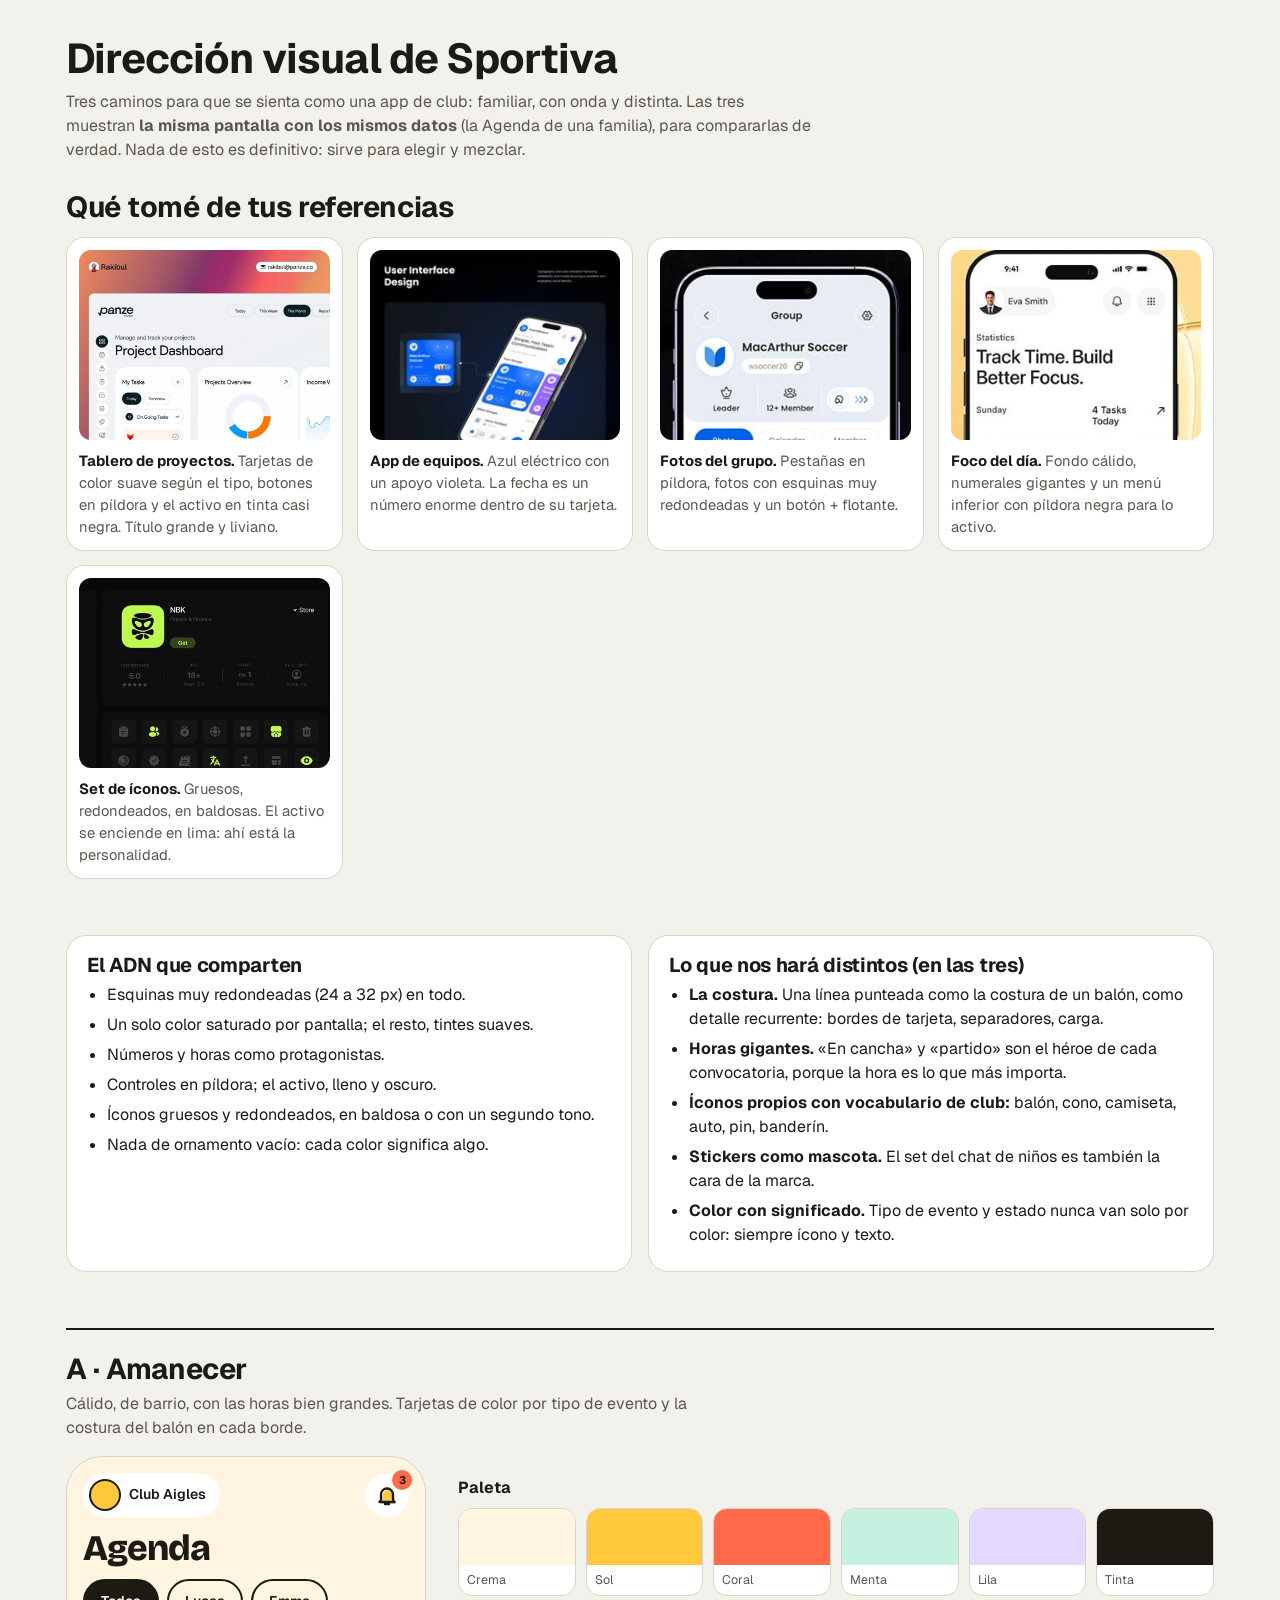
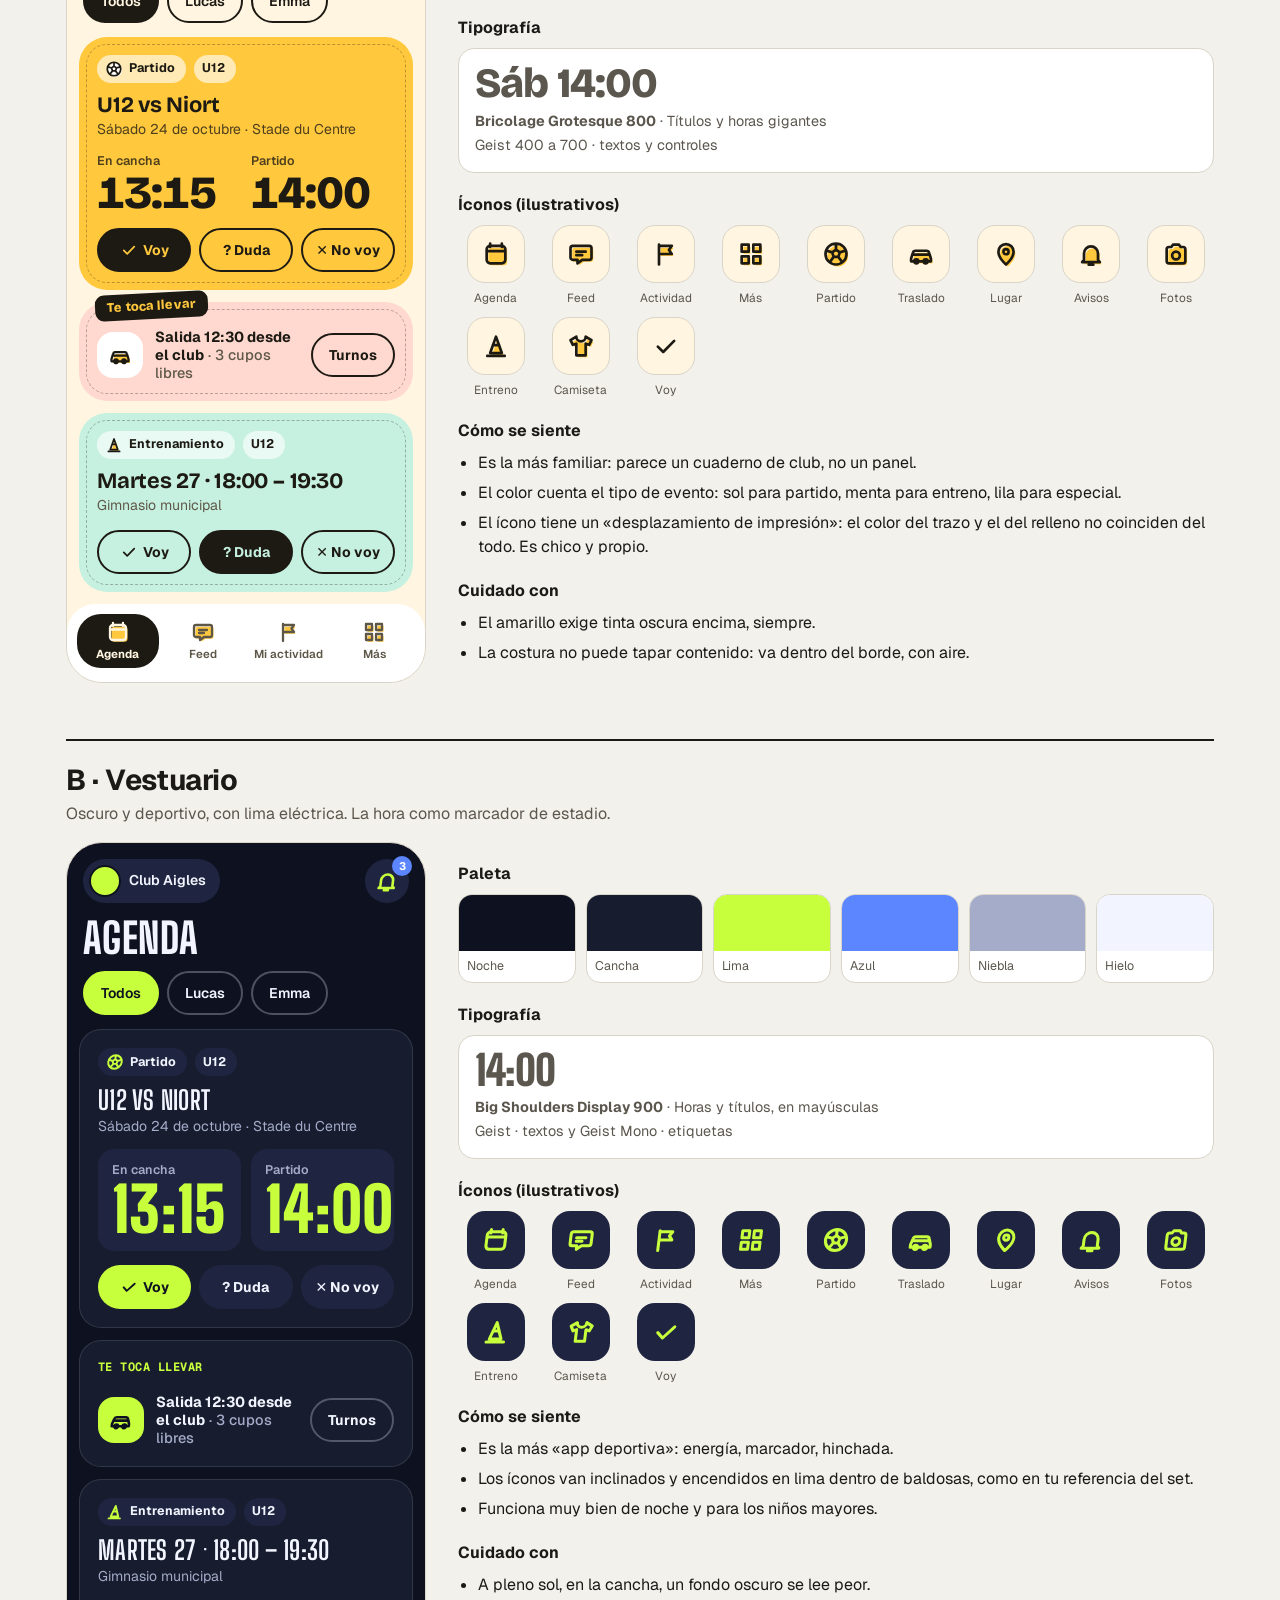
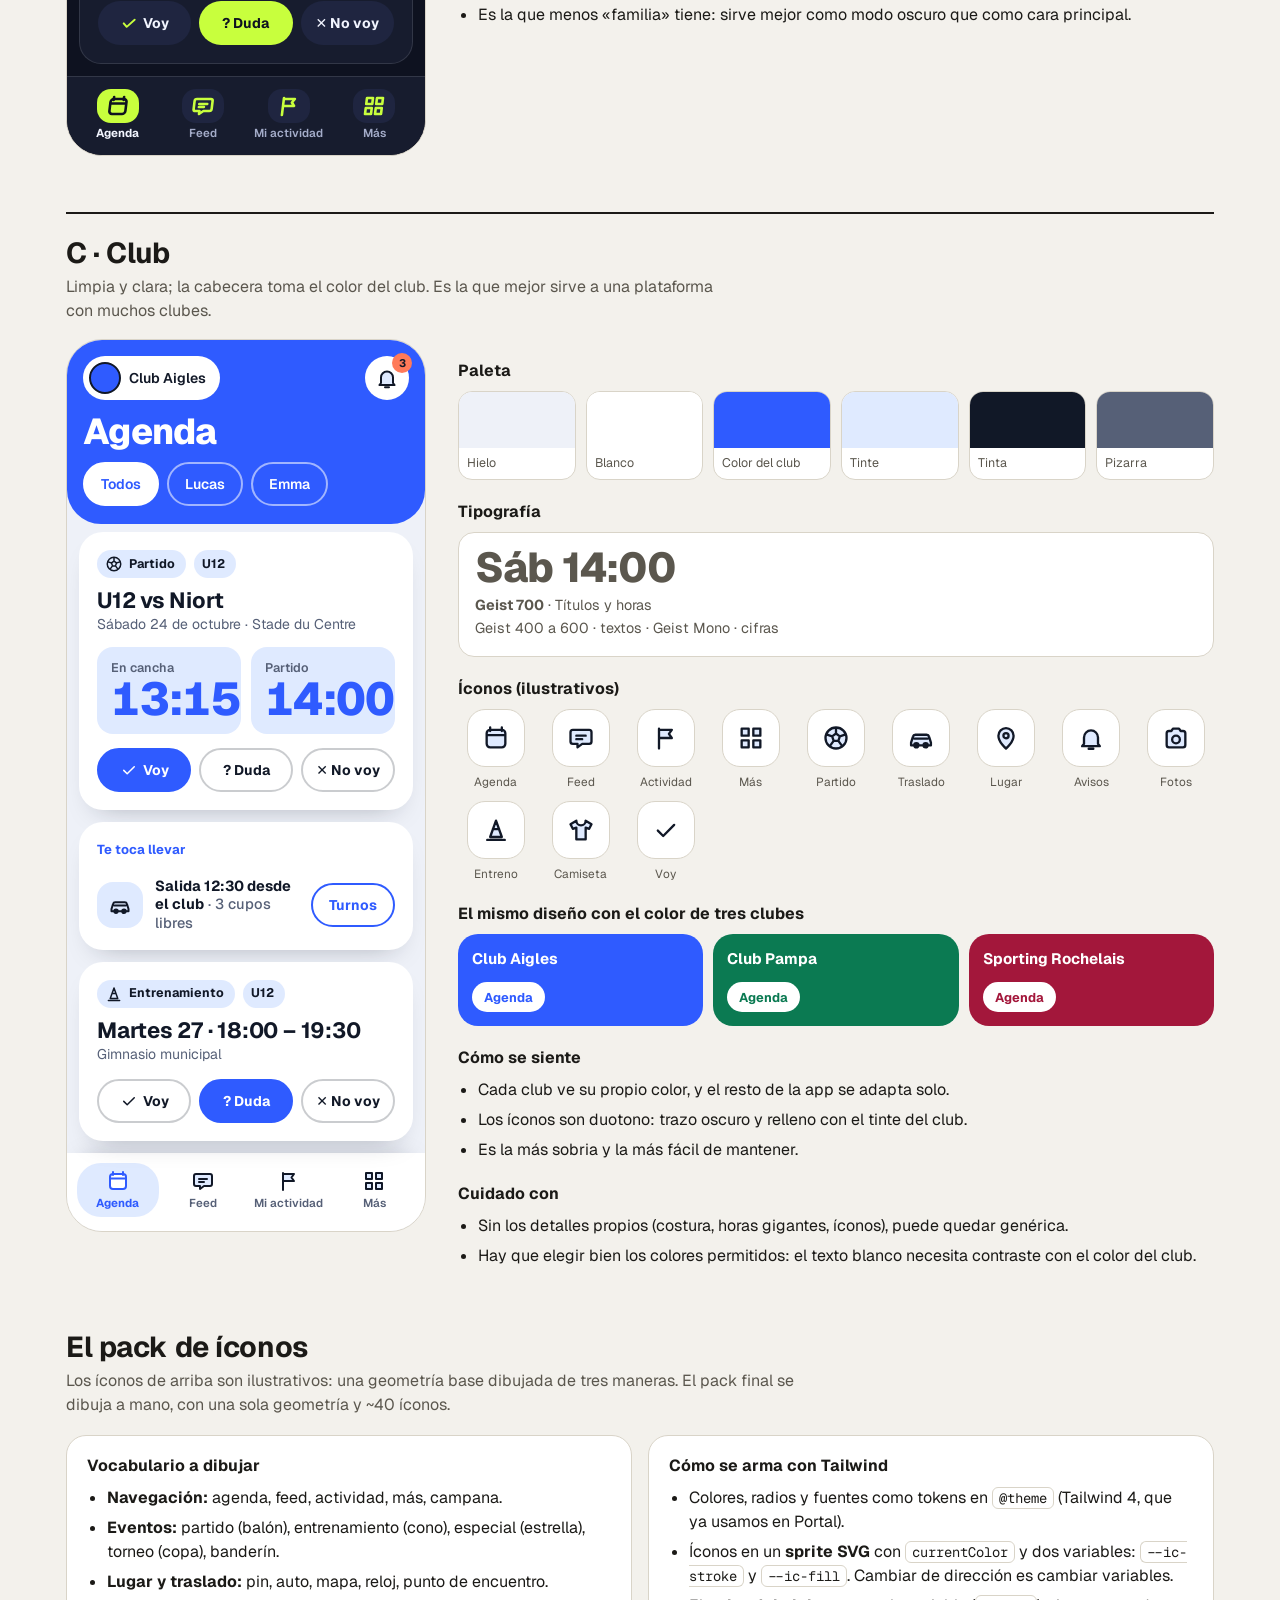
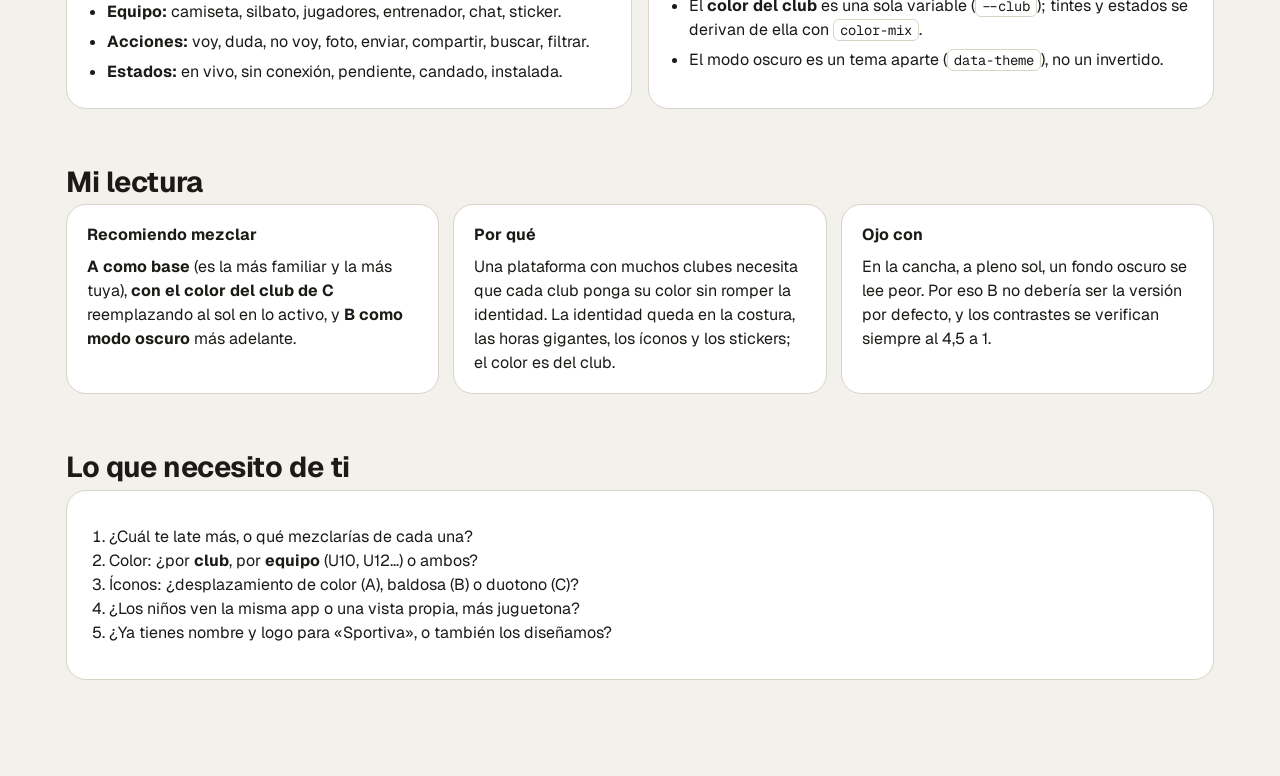
<file: docs/diseno/direcciones.html>
<!doctype html>
<html lang="es">
<head>
<meta charset="utf-8">
<meta name="viewport" content="width=device-width, initial-scale=1">
<title>Sportiva · direcciones visuales</title>
<link rel="preconnect" href="https://fonts.googleapis.com">
<link rel="stylesheet" href="https://fonts.googleapis.com/css2?family=Bricolage+Grotesque:wght@500;700;800&family=Geist:wght@400;500;600;700&family=Big+Shoulders+Display:wght@700;800;900&family=Geist+Mono:wght@500&display=swap">
<style>
/* Hallmark · design board · genre: playful · custom palettes per direction · pre-emit critique: P4 H4 E4 S4 R4 V5 */
:root{
  --b-paper:#F3F1EC; --b-surface:#FFFFFF; --b-ink:#1B1A17; --b-ink2:#5B574E; --b-line:#D9D4C8;
  --font-board:"Geist",ui-sans-serif,system-ui,sans-serif;
}
*{box-sizing:border-box}
html,body{overflow-x:clip}
body{margin:0;background:var(--b-paper);color:var(--b-ink);font:16px/1.5 var(--font-board)}
.wrap{max-width:1180px;margin:0 auto;padding:36px 16px 96px}
h1{font-size:clamp(1.9rem,5vw,2.6rem);line-height:1.1;margin:0 0 8px;overflow-wrap:anywhere;font-weight:700;letter-spacing:-.02em}
h2{font-size:clamp(1.4rem,3.6vw,1.8rem);line-height:1.15;margin:0 0 6px;overflow-wrap:anywhere;font-weight:700;letter-spacing:-.015em}
h3{font-size:1rem;margin:20px 0 8px;font-weight:700}
.sub{color:var(--b-ink2);max-width:68ch;margin:0 0 18px}
section{margin-top:56px}
.card0{background:var(--b-surface);border:1.5px solid var(--b-line);border-radius:20px;padding:18px 20px}
ul.pl{margin:0;padding-left:20px}ul.pl li{margin:6px 0}

/* referencias */
.refs{display:grid;grid-template-columns:repeat(auto-fit,minmax(min(220px,100%),1fr));gap:14px;margin-top:14px}
.ref{background:var(--b-surface);border:1.5px solid var(--b-line);border-radius:18px;padding:12px;display:flex;flex-direction:column;gap:10px}
.ref .im{border-radius:12px;overflow:hidden;background:var(--b-paper);height:190px;display:flex;align-items:flex-start;justify-content:center}
.ref .im img{width:100%;height:100%;object-fit:cover;object-position:top;display:block}
.ref p{margin:0;font-size:.92rem;color:var(--b-ink2)}
.ref b{color:var(--b-ink)}
.cols2{display:grid;grid-template-columns:repeat(auto-fit,minmax(min(320px,100%),1fr));gap:16px;margin-top:14px}

/* ============ direcciones: tokens ============ */
.dA{
  --paper:#FFF5E1; --surface:#FFFFFF; --ink:#1D1A14; --ink2:#5E5748; --line:rgba(29,26,20,.16); --line-strong:#1D1A14;
  --accent:#FFC83D; --accent-ink:#1D1A14; --a2:#FF6B4A; --on-a2:#1D1A14;
  --tint-a2:#FFD9CF; --menta:#C6F1E0; --lila:#E4DAFF; --tag-bg:rgba(255,255,255,.62);
  --r:28px; --font-display:"Bricolage Grotesque",ui-sans-serif,system-ui,sans-serif; --font-body:"Geist",ui-sans-serif,system-ui,sans-serif;
}
.dB{
  --paper:#0E1220; --surface:#171C2E; --surface2:#1F2540; --ink:#F2F5FF; --ink2:#A4ACC9; --line:rgba(242,245,255,.12); --line-strong:rgba(242,245,255,.28);
  --accent:#C8FF3D; --accent-ink:#0E1220; --a2:#5B86FF; --on-a2:#FFFFFF; --tag-bg:#1F2540;
  --r:22px; --font-display:"Big Shoulders Display",ui-sans-serif,system-ui,sans-serif; --font-body:"Geist",ui-sans-serif,system-ui,sans-serif; --font-mono:"Geist Mono",ui-monospace,monospace;
}
.dC{
  --paper:#EEF1F8; --surface:#FFFFFF; --ink:#111827; --ink2:#566077; --line:rgba(17,24,39,.10); --line-strong:rgba(17,24,39,.22);
  --club:#2F5BFF; --club-tint:color-mix(in oklab,var(--club) 14%,white); --club-ink:#FFFFFF;
  --accent:var(--club); --accent-ink:var(--club-ink); --a2:#FF7A59; --on-a2:#111827; --tag-bg:var(--club-tint);
  --r:24px; --font-display:"Geist",ui-sans-serif,system-ui,sans-serif; --font-body:"Geist",ui-sans-serif,system-ui,sans-serif; --font-mono:"Geist Mono",ui-monospace,monospace;
}

/* ============ artboard (una pantalla, tres estilos) ============ */
.ab{width:min(360px,100%);border-radius:36px;overflow:hidden;background:var(--paper);color:var(--ink);font-family:var(--font-body);border:1.5px solid var(--b-line);display:flex;flex-direction:column;position:relative}
.ab button{font-family:inherit;cursor:pointer;color:inherit}
.ab .hd{padding:16px 16px 6px}
.ab .top{display:flex;align-items:center;justify-content:space-between;gap:8px}
.clubchip{display:inline-flex;align-items:center;gap:8px;min-height:44px;padding:0 14px 0 6px;border-radius:999px;background:var(--surface);font-weight:600;font-size:14px;white-space:nowrap}
.logo{width:32px;height:32px;border-radius:50%;background:var(--accent);display:inline-block;border:2px solid var(--ink);flex:none}
.bellb{position:relative;width:44px;height:44px;border-radius:50%;background:var(--surface);display:grid;place-items:center;border:0;flex:none}
.bellb b{position:absolute;top:-3px;right:-3px;min-width:20px;height:20px;border-radius:10px;background:var(--a2);color:var(--on-a2);font-size:11px;font-weight:700;display:grid;place-items:center;padding:0 5px}
.ab .tt{font-family:var(--font-display);font-weight:800;font-size:36px;line-height:1;margin:14px 0 12px;letter-spacing:-.02em}
.segr{display:flex;gap:8px;overflow:hidden}
.segr button{min-height:44px;padding:0 16px;border-radius:999px;border:2px solid var(--line-strong);background:transparent;font-weight:600;font-size:14px;white-space:nowrap}
.segr button.on{background:var(--ink);color:var(--paper);border-color:var(--ink)}
.cards{padding:8px 12px 12px;display:grid;gap:12px}
.card{position:relative;border-radius:var(--r);padding:18px;background:var(--surface)}
.tags{display:flex;gap:8px;align-items:center;margin-bottom:10px;flex-wrap:wrap}
.tag{display:inline-flex;align-items:center;gap:6px;min-height:28px;padding:0 11px 0 8px;border-radius:999px;background:var(--tag-bg);font-weight:700;font-size:12.5px;white-space:nowrap}
.tag .ic{width:18px;height:18px}
.card h4{font-family:var(--font-display);font-size:22px;margin:0 0 2px;font-weight:700;line-height:1.1;letter-spacing:-.01em}
.card p{margin:0;font-size:14px;color:var(--ink2)}
.times{display:grid;grid-template-columns:minmax(0,1fr) minmax(0,1fr);gap:10px;margin:12px 0 4px}
.times div{display:flex;flex-direction:column;min-width:0}
.times small{font-size:12.5px;color:var(--ink2);font-weight:600}
.num{font-family:var(--font-display);font-weight:800;font-size:46px;line-height:.95;letter-spacing:-.02em;font-variant-numeric:tabular-nums}
.vote{display:grid;grid-template-columns:repeat(3,minmax(0,1fr));gap:8px;margin-top:14px}
.vote button{min-height:44px;border-radius:999px;border:2px solid var(--line-strong);background:transparent;font-weight:700;font-size:14px;display:flex;align-items:center;justify-content:center;gap:5px;white-space:nowrap}
.vote .ic{width:18px;height:18px}
.turno{display:grid;grid-template-columns:auto minmax(0,1fr) auto;gap:12px;align-items:center}
.turno .ico{width:46px;height:46px;border-radius:16px;display:grid;place-items:center;background:var(--surface)}
.turno b{display:block;font-size:14.5px;line-height:1.25}
.pillb{min-height:44px;padding:0 16px;border-radius:999px;border:2px solid var(--line-strong);background:transparent;font-weight:700;font-size:14px;white-space:nowrap}
.tabs{display:grid;grid-template-columns:repeat(4,minmax(0,1fr));gap:4px;padding:10px 10px 14px;background:var(--surface)}
.tabs button{min-height:54px;border-radius:24px;border:0;background:transparent;display:flex;flex-direction:column;align-items:center;justify-content:center;gap:2px;font-weight:600;font-size:11.5px;color:var(--ink2);white-space:nowrap}
.tabs button.on{font-weight:700}

/* íconos: una geometría, tres maneras de dibujarla */
.ic{width:24px;height:24px;display:block;overflow:visible;flex:none}
.ic .s{fill:none;stroke-linecap:round;stroke-linejoin:round}
.dA .ic .f{fill:var(--accent);transform:translate(1.5px,1.7px)}
.dA .ic .s{stroke:currentColor;stroke-width:2.3}
.dB .ic{transform:skewX(-7deg)}
.dB .ic .f{display:none}
.dB .ic .s{stroke:var(--accent);stroke-width:2.6}
.dC .ic .f{fill:var(--club-tint)}
.dC .ic .s{stroke:var(--ink);stroke-width:2}

/* ---- A · Amanecer ---- */
.dA .ab,.ab.dA{background:var(--paper)}
.dA .card::after{content:"";position:absolute;inset:7px;border:1.6px dashed rgba(29,26,20,.30);border-radius:calc(var(--r) - 7px);pointer-events:none}
.dA .match{background:var(--accent);color:var(--accent-ink)}
.dA .match p,.dA .match .times small{color:rgba(29,26,20,.78)}
.dA .match .ic .f{fill:#fff}
.dA .match .vote button{border-color:var(--ink)}
.dA .match .vote button.on{background:var(--ink);color:var(--accent);border-color:var(--ink)}
.dA .turno{background:var(--tint-a2);padding-top:26px}
.dA .stk{position:absolute;top:-9px;left:16px;transform:rotate(-3deg);padding:5px 12px;border-radius:9px;background:var(--ink);color:var(--accent);font:800 13px var(--font-display);letter-spacing:.01em;z-index:1}
.dA .ent{background:var(--menta)}
.dA .ent .vote button.on{background:var(--ink);color:var(--menta);border-color:var(--ink)}
.dA .tabs{background:var(--surface);border-radius:28px 28px 0 0}
.dA .tabs button.on{background:var(--ink);color:var(--paper)}
.dA .tabs button.on .ic .s{stroke:var(--paper)}
.dA .tabs button.on .ic .f{fill:var(--accent)}
.dA .pillb{border-color:var(--ink);color:var(--ink)}
.dA .turno .ico{background:#fff}

/* ---- B · Vestuario ---- */
.dB .num{font-weight:900;font-size:62px;letter-spacing:.005em;text-transform:uppercase}
.dB .ab .tt,.dB .card h4{text-transform:uppercase;letter-spacing:.01em}
.dB .ab .tt{font-size:42px}
.dB .card h4{font-size:26px}
.dB .card{background:var(--surface);border:1px solid var(--line)}
.dB .match .num{color:var(--accent)}
.dB .times div{background:var(--surface2);border-radius:16px;padding:12px 14px}
.dB .vote button{background:var(--surface2);border-color:transparent}
.dB .vote button.on{background:var(--accent);color:var(--accent-ink)}
.dB .vote button.on .ic .s{stroke:var(--accent-ink)}
.dB .turno .ico{background:var(--accent)}
.dB .turno .ico .ic .s{stroke:var(--accent-ink)}
.dB .stk,.dC .stk{grid-column:1/-1}
.dB .stk{display:inline-flex;margin-bottom:6px;font:700 12px var(--font-mono);color:var(--accent);letter-spacing:.04em;text-transform:uppercase}
.dB .tabs{background:var(--surface);border-top:1px solid var(--line)}
.dB .tabs .ico{width:42px;height:34px;border-radius:14px;display:grid;place-items:center;background:var(--surface2)}
.dB .tabs button.on .ico{background:var(--accent)}
.dB .tabs button.on .ic .s{stroke:var(--accent-ink)}
.dB .tabs button.on{color:var(--ink)}
.dB .pillb{border-color:var(--line-strong);color:var(--ink)}
.dB .clubchip,.dB .bellb{background:var(--surface2)}
.dB .segr button{border-color:var(--line-strong)}
.dB .segr button.on{background:var(--accent);color:var(--accent-ink);border-color:var(--accent)}
.dB .logo{border-color:var(--paper);background:var(--accent)}

/* ---- C · Club ---- */
.dC .hd{background:var(--club);color:var(--club-ink);border-radius:0 0 34px 34px;padding-bottom:18px}
.dC .clubchip,.dC .bellb{background:#fff;color:var(--ink)}
.dC .bellb b{background:var(--a2)}
.dC .logo{background:var(--club);border-color:var(--ink)}
.dC .segr button{border-color:rgba(255,255,255,.55);color:var(--club-ink)}
.dC .segr button.on{background:#fff;color:var(--club);border-color:#fff}
.dC .card{box-shadow:0 14px 28px -18px rgba(17,24,39,.35)}
.dC .match .num{color:var(--club)}
.dC .times div{background:var(--club-tint);border-radius:16px;padding:12px 14px}
.dC .vote button{border-color:var(--line-strong)}
.dC .vote button.on{background:var(--club);color:var(--club-ink);border-color:var(--club)}
.dC .vote button.on .ic .s{stroke:#fff}
.dC .vote button.on .ic .f{fill:transparent}
.dC .stk{display:inline-flex;margin-bottom:6px;font-weight:700;font-size:13px;color:var(--club)}
.dC .turno .ico{background:var(--club-tint)}
.dC .pillb{border-color:var(--club);color:var(--club)}
.dC .tabs{box-shadow:0 -10px 24px -18px rgba(17,24,39,.35)}
.dC .tabs button.on{background:var(--club-tint);color:var(--club)}
.dC .tabs button.on .ic .s{stroke:var(--club)}
.dC .tabs button.on .ic .f{fill:#fff}

/* ============ bloque de dirección ============ */
.dir{border-top:2px solid var(--b-ink);padding-top:22px}
.dgrid{display:grid;grid-template-columns:minmax(0,360px) minmax(0,1fr);gap:32px;align-items:start;margin-top:16px}
.lema{color:var(--b-ink2);margin:0;max-width:60ch}
.sw{display:grid;grid-template-columns:repeat(auto-fit,minmax(min(96px,100%),1fr));gap:10px}
.sw div{border-radius:14px;overflow:hidden;border:1.5px solid var(--b-line);background:var(--b-surface)}
.sw i{display:block;height:56px}
.sw span{display:block;font-size:.78rem;padding:6px 8px;color:var(--b-ink2)}
.ty{background:var(--b-surface);border:1.5px solid var(--b-line);border-radius:16px;padding:14px 16px}
.ty .big{font-family:var(--font-display);font-weight:800;font-size:2.6rem;line-height:1;margin:0 0 6px;letter-spacing:-.02em}
.dB .ty .big{font-weight:900;text-transform:uppercase}
.ty p{margin:2px 0;font-size:.9rem;color:var(--b-ink2)}
.ig{display:grid;grid-template-columns:repeat(auto-fill,minmax(70px,1fr));gap:10px}
.ig div{display:flex;flex-direction:column;align-items:center;gap:6px;font-size:.74rem;color:var(--b-ink2)}
.ig i{width:58px;height:58px;border-radius:18px;display:grid;place-items:center;background:var(--surface);color:var(--ink);border:1.5px solid var(--b-line)}
.dB .ig i{background:var(--surface2);border-color:transparent}
.dA .ig i{background:var(--paper)}
.dC .ig i{background:#fff}
.ig .ic{width:28px;height:28px}
.clubs{display:grid;grid-template-columns:repeat(auto-fit,minmax(min(150px,100%),1fr));gap:10px}
.clubs .mini{border-radius:20px;padding:14px;background:var(--club);color:var(--club-ink);min-height:92px;display:flex;flex-direction:column;justify-content:space-between}
.clubs .mini b{font-size:.95rem}
.clubs .mini span{display:inline-flex;align-self:flex-start;background:#fff;color:var(--club);border-radius:999px;padding:0 12px;min-height:30px;align-items:center;font-weight:700;font-size:.8rem}
.verdict{display:grid;grid-template-columns:repeat(auto-fit,minmax(min(240px,100%),1fr));gap:14px}
.verdict .card0 h3{margin-top:0}
code{font-family:"Geist Mono",ui-monospace,monospace;font-size:.86em;background:#fff;border:1px solid var(--b-line);border-radius:6px;padding:1px 6px}
@media (max-width:860px){.dgrid{grid-template-columns:minmax(0,1fr)}.ab{margin:0 auto}}
</style>
</head>
<body>
<div class="wrap">

<h1>Dirección visual de Sportiva</h1>
<p class="sub">Tres caminos para que se sienta como una app de club: familiar, con onda y distinta. Las tres muestran <b>la misma pantalla con los mismos datos</b> (la Agenda de una familia), para compararlas de verdad. Nada de esto es definitivo: sirve para elegir y mezclar.</p>

<section style="margin-top:28px">
  <h2>Qué tomé de tus referencias</h2>
  <div class="refs">
    <div class="ref"><div class="im"><img src="refs/panze.jpg" alt="Panel de proyectos con tarjetas de colores suaves"></div><p><b>Tablero de proyectos.</b> Tarjetas de color suave según el tipo, botones en píldora y el activo en tinta casi negra. Título grande y liviano.</p></div>
    <div class="ref"><div class="im"><img src="refs/teamreach.jpg" alt="Aplicación de equipos en azul eléctrico"></div><p><b>App de equipos.</b> Azul eléctrico con un apoyo violeta. La fecha es un número enorme dentro de su tarjeta.</p></div>
    <div class="ref"><div class="im"><img src="refs/grupo.jpg" alt="Página de fotos de un grupo deportivo"></div><p><b>Fotos del grupo.</b> Pestañas en píldora, fotos con esquinas muy redondeadas y un botón + flotante.</p></div>
    <div class="ref"><div class="im"><img src="refs/tiempo.jpg" alt="Pantalla cálida con numerales gigantes"></div><p><b>Foco del día.</b> Fondo cálido, numerales gigantes y un menú inferior con píldora negra para lo activo.</p></div>
    <div class="ref"><div class="im"><img src="refs/nbk.jpg" alt="Set de íconos en baldosas oscuras con verde lima"></div><p><b>Set de íconos.</b> Gruesos, redondeados, en baldosas. El activo se enciende en lima: ahí está la personalidad.</p></div>
  </div>
</section>

<section>
  <div class="cols2">
    <div class="card0">
      <h2 style="font-size:1.25rem">El ADN que comparten</h2>
      <ul class="pl">
        <li>Esquinas muy redondeadas (24 a 32 px) en todo.</li>
        <li>Un solo color saturado por pantalla; el resto, tintes suaves.</li>
        <li>Números y horas como protagonistas.</li>
        <li>Controles en píldora; el activo, lleno y oscuro.</li>
        <li>Íconos gruesos y redondeados, en baldosa o con un segundo tono.</li>
        <li>Nada de ornamento vacío: cada color significa algo.</li>
      </ul>
    </div>
    <div class="card0">
      <h2 style="font-size:1.25rem">Lo que nos hará distintos (en las tres)</h2>
      <ul class="pl">
        <li><b>La costura.</b> Una línea punteada como la costura de un balón, como detalle recurrente: bordes de tarjeta, separadores, carga.</li>
        <li><b>Horas gigantes.</b> «En cancha» y «partido» son el héroe de cada convocatoria, porque la hora es lo que más importa.</li>
        <li><b>Íconos propios con vocabulario de club:</b> balón, cono, camiseta, auto, pin, banderín.</li>
        <li><b>Stickers como mascota.</b> El set del chat de niños es también la cara de la marca.</li>
        <li><b>Color con significado.</b> Tipo de evento y estado nunca van solo por color: siempre ícono y texto.</li>
      </ul>
    </div>
  </div>
</section>

<div id="dirs"></div>

<section>
  <h2>El pack de íconos</h2>
  <p class="sub">Los íconos de arriba son ilustrativos: una geometría base dibujada de tres maneras. El pack final se dibuja a mano, con una sola geometría y ~40 íconos.</p>
  <div class="cols2">
    <div class="card0"><h3 style="margin-top:0">Vocabulario a dibujar</h3>
      <ul class="pl">
        <li><b>Navegación:</b> agenda, feed, actividad, más, campana.</li>
        <li><b>Eventos:</b> partido (balón), entrenamiento (cono), especial (estrella), torneo (copa), banderín.</li>
        <li><b>Lugar y traslado:</b> pin, auto, mapa, reloj, punto de encuentro.</li>
        <li><b>Equipo:</b> camiseta, silbato, jugadores, entrenador, chat, sticker.</li>
        <li><b>Acciones:</b> voy, duda, no voy, foto, enviar, compartir, buscar, filtrar.</li>
        <li><b>Estados:</b> en vivo, sin conexión, pendiente, candado, instalada.</li>
      </ul></div>
    <div class="card0"><h3 style="margin-top:0">Cómo se arma con Tailwind</h3>
      <ul class="pl">
        <li>Colores, radios y fuentes como tokens en <code>@theme</code> (Tailwind 4, que ya usamos en Portal).</li>
        <li>Íconos en un <b>sprite SVG</b> con <code>currentColor</code> y dos variables: <code>--ic-stroke</code> y <code>--ic-fill</code>. Cambiar de dirección es cambiar variables.</li>
        <li>El <b>color del club</b> es una sola variable (<code>--club</code>); tintes y estados se derivan de ella con <code>color-mix</code>.</li>
        <li>El modo oscuro es un tema aparte (<code>data-theme</code>), no un invertido.</li>
      </ul></div>
  </div>
</section>

<section>
  <h2>Mi lectura</h2>
  <div class="verdict">
    <div class="card0"><h3>Recomiendo mezclar</h3><p style="margin:0"><b>A como base</b> (es la más familiar y la más tuya), <b>con el color del club de C</b> reemplazando al sol en lo activo, y <b>B como modo oscuro</b> más adelante.</p></div>
    <div class="card0"><h3>Por qué</h3><p style="margin:0">Una plataforma con muchos clubes necesita que cada club ponga su color sin romper la identidad. La identidad queda en la costura, las horas gigantes, los íconos y los stickers; el color es del club.</p></div>
    <div class="card0"><h3>Ojo con</h3><p style="margin:0">En la cancha, a pleno sol, un fondo oscuro se lee peor. Por eso B no debería ser la versión por defecto, y los contrastes se verifican siempre al 4,5 a 1.</p></div>
  </div>
</section>

<section>
  <h2>Lo que necesito de ti</h2>
  <div class="card0"><ol class="pl" style="padding-left:22px">
    <li>¿Cuál te late más, o qué mezclarías de cada una?</li>
    <li>Color: ¿por <b>club</b>, por <b>equipo</b> (U10, U12…) o ambos?</li>
    <li>Íconos: ¿desplazamiento de color (A), baldosa (B) o duotono (C)?</li>
    <li>¿Los niños ven la misma app o una vista propia, más juguetona?</li>
    <li>¿Ya tienes nombre y logo para «Sportiva», o también los diseñamos?</li>
  </ol></div>
</section>

</div>

<script>
/* ---------- íconos: s = trazo, f = relleno (solo formas cerradas) ---------- */
const IC={
 cal:{s:'M7 3v3M17 3v3M4 9.5h16M7 5h10a3 3 0 0 1 3 3v9a3 3 0 0 1-3 3H7a3 3 0 0 1-3-3V8a3 3 0 0 1 3-3z',f:'M7 5h10a3 3 0 0 1 3 3v9a3 3 0 0 1-3 3H7a3 3 0 0 1-3-3V8a3 3 0 0 1 3-3z',n:'Agenda'},
 feed:{s:'M5 5h14a2 2 0 0 1 2 2v8a2 2 0 0 1-2 2h-6l-4 3v-3H5a2 2 0 0 1-2-2V7a2 2 0 0 1 2-2zM8 10h8M8 13h5',f:'M5 5h14a2 2 0 0 1 2 2v8a2 2 0 0 1-2 2h-6l-4 3v-3H5a2 2 0 0 1-2-2V7a2 2 0 0 1 2-2z',n:'Feed'},
 flag:{s:'M6 21V4M6 5h11l-2.5 3.5L17 12H6',f:'M6 5h11l-2.5 3.5L17 12H6z',n:'Actividad'},
 grid:{s:'M4 4h6v6H4zM14 4h6v6h-6zM4 14h6v6H4zM14 14h6v6h-6z',f:'M4 4h6v6H4zM14 4h6v6h-6zM4 14h6v6H4zM14 14h6v6h-6z',n:'Más'},
 ball:{s:'M12 3a9 9 0 1 0 0 18 9 9 0 0 0 0-18zM12 8.2l3.3 2.4-1.3 3.9h-4l-1.3-3.9zM12 3v5.2M15.3 10.6l4.4-1.4M14 14.5l2.7 3.6M10 14.5l-2.7 3.6M8.7 10.6L4.3 9.2',f:'M12 3a9 9 0 1 0 0 18 9 9 0 0 0 0-18z',n:'Partido'},
 car:{s:'M3.5 16l1.6-5.2A2.2 2.2 0 0 1 7.2 9.2h9.6a2.2 2.2 0 0 1 2.1 1.6L20.5 16v2.3H3.5zM6.2 18.3a1.8 1.8 0 1 0 3.6 0 1.8 1.8 0 0 0-3.6 0zM14.2 18.3a1.8 1.8 0 1 0 3.6 0 1.8 1.8 0 0 0-3.6 0zM6.3 12.6h11.4',f:'M3.5 16l1.6-5.2A2.2 2.2 0 0 1 7.2 9.2h9.6a2.2 2.2 0 0 1 2.1 1.6L20.5 16v2.3H3.5z',n:'Traslado'},
 pin:{s:'M12 21s6.5-5.4 6.5-11A6.5 6.5 0 0 0 5.5 10C5.5 15.6 12 21 12 21zM12 7.8a2.2 2.2 0 1 0 0 4.4 2.2 2.2 0 0 0 0-4.4z',f:'M12 21s6.5-5.4 6.5-11A6.5 6.5 0 0 0 5.5 10C5.5 15.6 12 21 12 21z',n:'Lugar'},
 bell:{s:'M6 17v-5.5a6 6 0 1 1 12 0V17l1.6 2H4.4zM10 21.2h4',f:'M6 17v-5.5a6 6 0 1 1 12 0V17l1.6 2H4.4z',n:'Avisos'},
 photo:{s:'M4 8a2 2 0 0 1 2-2h2l1.4-2h5.2L16 6h2a2 2 0 0 1 2 2v10a2 2 0 0 1-2 2H6a2 2 0 0 1-2-2zM12 10a3.3 3.3 0 1 0 0 6.6 3.3 3.3 0 0 0 0-6.6z',f:'M4 8a2 2 0 0 1 2-2h2l1.4-2h5.2L16 6h2a2 2 0 0 1 2 2v10a2 2 0 0 1-2 2H6a2 2 0 0 1-2-2z',n:'Fotos'},
 cone:{s:'M12 4l5 14H7zM4.5 20.5h15M9.3 11.2h5.4',f:'M12 4l5 14H7z',n:'Entreno'},
 shirt:{s:'M8 4L3 7l2 4 3-1v10h8V10l3 1 2-4-5-3a4 4 0 0 1-8 0z',f:'M8 4L3 7l2 4 3-1v10h8V10l3 1 2-4-5-3a4 4 0 0 1-8 0z',n:'Camiseta'},
 check:{s:'M5 12.5l4.6 4.6L19 7.6',f:'',n:'Voy'}
};
const ic=n=>`<svg class="ic" viewBox="0 0 24 24" aria-hidden="true">${IC[n].f?`<path class="f" d="${IC[n].f}"/>`:''}<path class="s" d="${IC[n].s}"/></svg>`;

/* ---------- pantalla de ejemplo ---------- */
function artboard(d){
 const tab=(n,l,on)=>`<button type="button" class="${on?'on':''}">${d==='B'?`<span class="ico">${ic(n)}</span>`:ic(n)}${l}</button>`;
 return `<div class="ab d${d}">
  <header class="hd">
   <div class="top"><span class="clubchip"><i class="logo"></i>Club Aigles</span><button type="button" class="bellb" aria-label="Notificaciones">${ic('bell')}<b>3</b></button></div>
   <h3 class="tt">Agenda</h3>
   <div class="segr"><button type="button" class="on">Todos</button><button type="button">Lucas</button><button type="button">Emma</button></div>
  </header>
  <div class="cards">
   <article class="card match">
    <div class="tags"><span class="tag">${ic('ball')}Partido</span><span class="tag">U12</span></div>
    <h4>U12 vs Niort</h4><p>Sábado 24 de octubre · Stade du Centre</p>
    <div class="times"><div><small>En cancha</small><span class="num">13:15</span></div><div><small>Partido</small><span class="num">14:00</span></div></div>
    <div class="vote"><button type="button" class="on">${ic('check')}Voy</button><button type="button">? Duda</button><button type="button">✕ No voy</button></div>
   </article>
   <article class="card turno">
    <span class="stk">Te toca llevar</span>
    <span class="ico">${ic('car')}</span>
    <b>Salida 12:30 desde el club<span style="font-weight:500;color:var(--ink2)"> · 3 cupos libres</span></b>
    <button type="button" class="pillb">Turnos</button>
   </article>
   <article class="card ent">
    <div class="tags"><span class="tag">${ic('cone')}Entrenamiento</span><span class="tag">U12</span></div>
    <h4>Martes 27 · 18:00 – 19:30</h4><p>Gimnasio municipal</p>
    <div class="vote"><button type="button">${ic('check')}Voy</button><button type="button" class="on">? Duda</button><button type="button">✕ No voy</button></div>
   </article>
  </div>
  <nav class="tabs" aria-label="Menú de ejemplo">${tab('cal','Agenda',1)}${tab('feed','Feed')}${tab('flag','Mi actividad')}${tab('grid','Más')}</nav>
 </div>`;
}

const DIRS=[
 {k:'A',nombre:'A · Amanecer',lema:'Cálido, de barrio, con las horas bien grandes. Tarjetas de color por tipo de evento y la costura del balón en cada borde.',
  sw:[['--paper','Crema'],['--accent','Sol'],['--a2','Coral'],['--menta','Menta'],['--lila','Lila'],['--ink','Tinta']],
  ty:['Bricolage Grotesque 800','Títulos y horas gigantes','Geist 400 a 700 · textos y controles'],
  siente:['Es la más familiar: parece un cuaderno de club, no un panel.','El color cuenta el tipo de evento: sol para partido, menta para entreno, lila para especial.','El ícono tiene un «desplazamiento de impresión»: el color del trazo y el del relleno no coinciden del todo. Es chico y propio.'],
  ojo:['El amarillo exige tinta oscura encima, siempre.','La costura no puede tapar contenido: va dentro del borde, con aire.']},
 {k:'B',nombre:'B · Vestuario',lema:'Oscuro y deportivo, con lima eléctrica. La hora como marcador de estadio.',
  sw:[['--paper','Noche'],['--surface','Cancha'],['--accent','Lima'],['--a2','Azul'],['--ink2','Niebla'],['--ink','Hielo']],
  ty:['Big Shoulders Display 900','Horas y títulos, en mayúsculas','Geist · textos y Geist Mono · etiquetas'],
  siente:['Es la más «app deportiva»: energía, marcador, hinchada.','Los íconos van inclinados y encendidos en lima dentro de baldosas, como en tu referencia del set.','Funciona muy bien de noche y para los niños mayores.'],
  ojo:['A pleno sol, en la cancha, un fondo oscuro se lee peor.','Es la que menos «familia» tiene: sirve mejor como modo oscuro que como cara principal.']},
 {k:'C',nombre:'C · Club',lema:'Limpia y clara; la cabecera toma el color del club. Es la que mejor sirve a una plataforma con muchos clubes.',
  sw:[['--paper','Hielo'],['--surface','Blanco'],['--club','Color del club'],['--club-tint','Tinte'],['--ink','Tinta'],['--ink2','Pizarra']],
  ty:['Geist 700','Títulos y horas','Geist 400 a 600 · textos · Geist Mono · cifras'],
  siente:['Cada club ve su propio color, y el resto de la app se adapta solo.','Los íconos son duotono: trazo oscuro y relleno con el tinte del club.','Es la más sobria y la más fácil de mantener.'],
  ojo:['Sin los detalles propios (costura, horas gigantes, íconos), puede quedar genérica.','Hay que elegir bien los colores permitidos: el texto blanco necesita contraste con el color del club.']}
];

function bloque(d){
 const icons=['cal','feed','flag','grid','ball','car','pin','bell','photo','cone','shirt','check'];
 return `<section class="dir" id="dir${d.k}">
  <h2>${d.nombre}</h2><p class="lema">${d.lema}</p>
  <div class="dgrid">
   <div class="d${d.k}">${artboard(d.k)}</div>
   <div class="d${d.k}">
    <h3>Paleta</h3><div class="sw">${d.sw.map(([t,l])=>`<div><i style="background:var(${t})"></i><span>${l}</span></div>`).join('')}</div>
    <h3>Tipografía</h3><div class="ty"><p class="big">${d.k==='B'?'14:00':'Sáb 14:00'}</p><p><b>${d.ty[0]}</b> · ${d.ty[1]}</p><p>${d.ty[2]}</p></div>
    <h3>Íconos (ilustrativos)</h3><div class="ig">${icons.map(n=>`<div><i>${ic(n)}</i>${IC[n].n}</div>`).join('')}</div>
    ${d.k==='C'?`<h3>El mismo diseño con el color de tres clubes</h3><div class="clubs">
      <div class="mini" style="--club:#2F5BFF"><b>Club Aigles</b><span>Agenda</span></div>
      <div class="mini" style="--club:#0B7A52"><b>Club Pampa</b><span>Agenda</span></div>
      <div class="mini" style="--club:#A3173B"><b>Sporting Rochelais</b><span>Agenda</span></div></div>`:''}
    <h3>Cómo se siente</h3><ul class="pl">${d.siente.map(x=>`<li>${x}</li>`).join('')}</ul>
    <h3>Cuidado con</h3><ul class="pl">${d.ojo.map(x=>`<li>${x}</li>`).join('')}</ul>
   </div>
  </div></section>`;
}
document.getElementById('dirs').innerHTML=DIRS.map(bloque).join('');
</script>
</body>
</html>
</file>
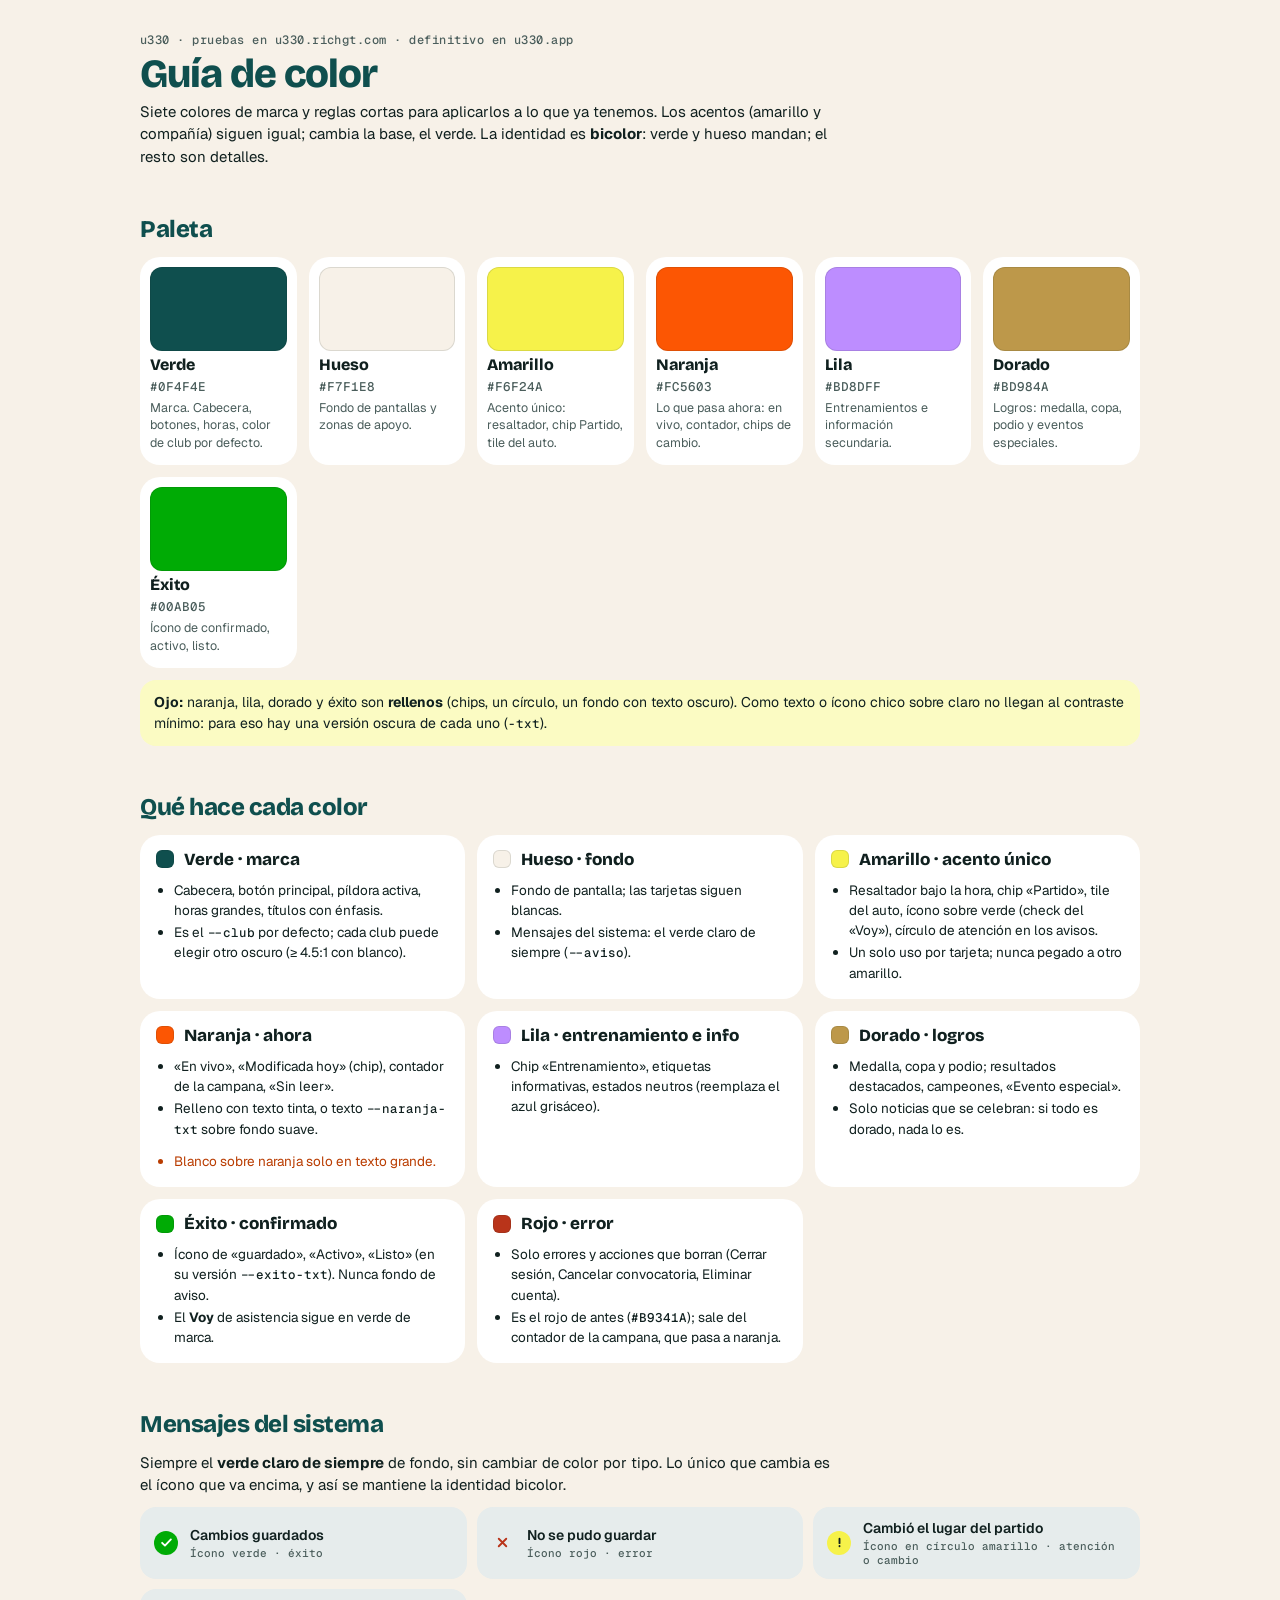
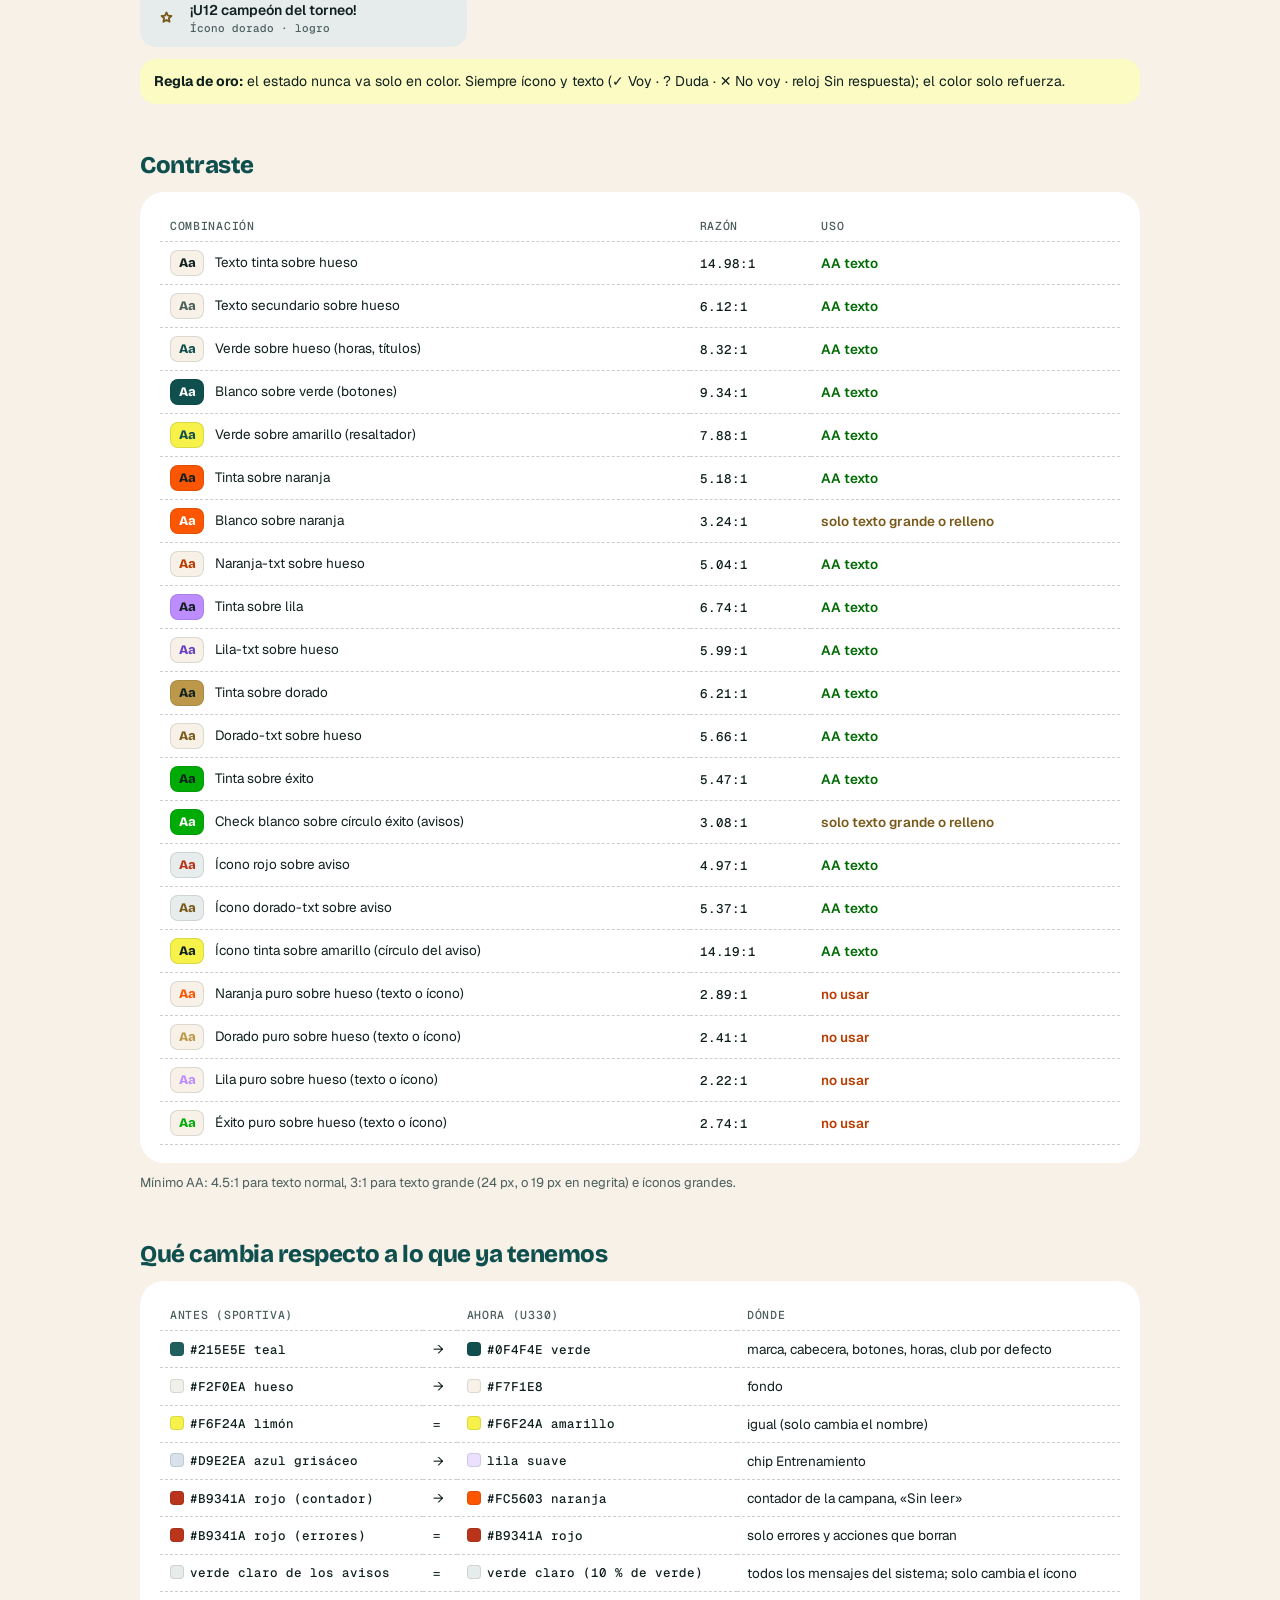
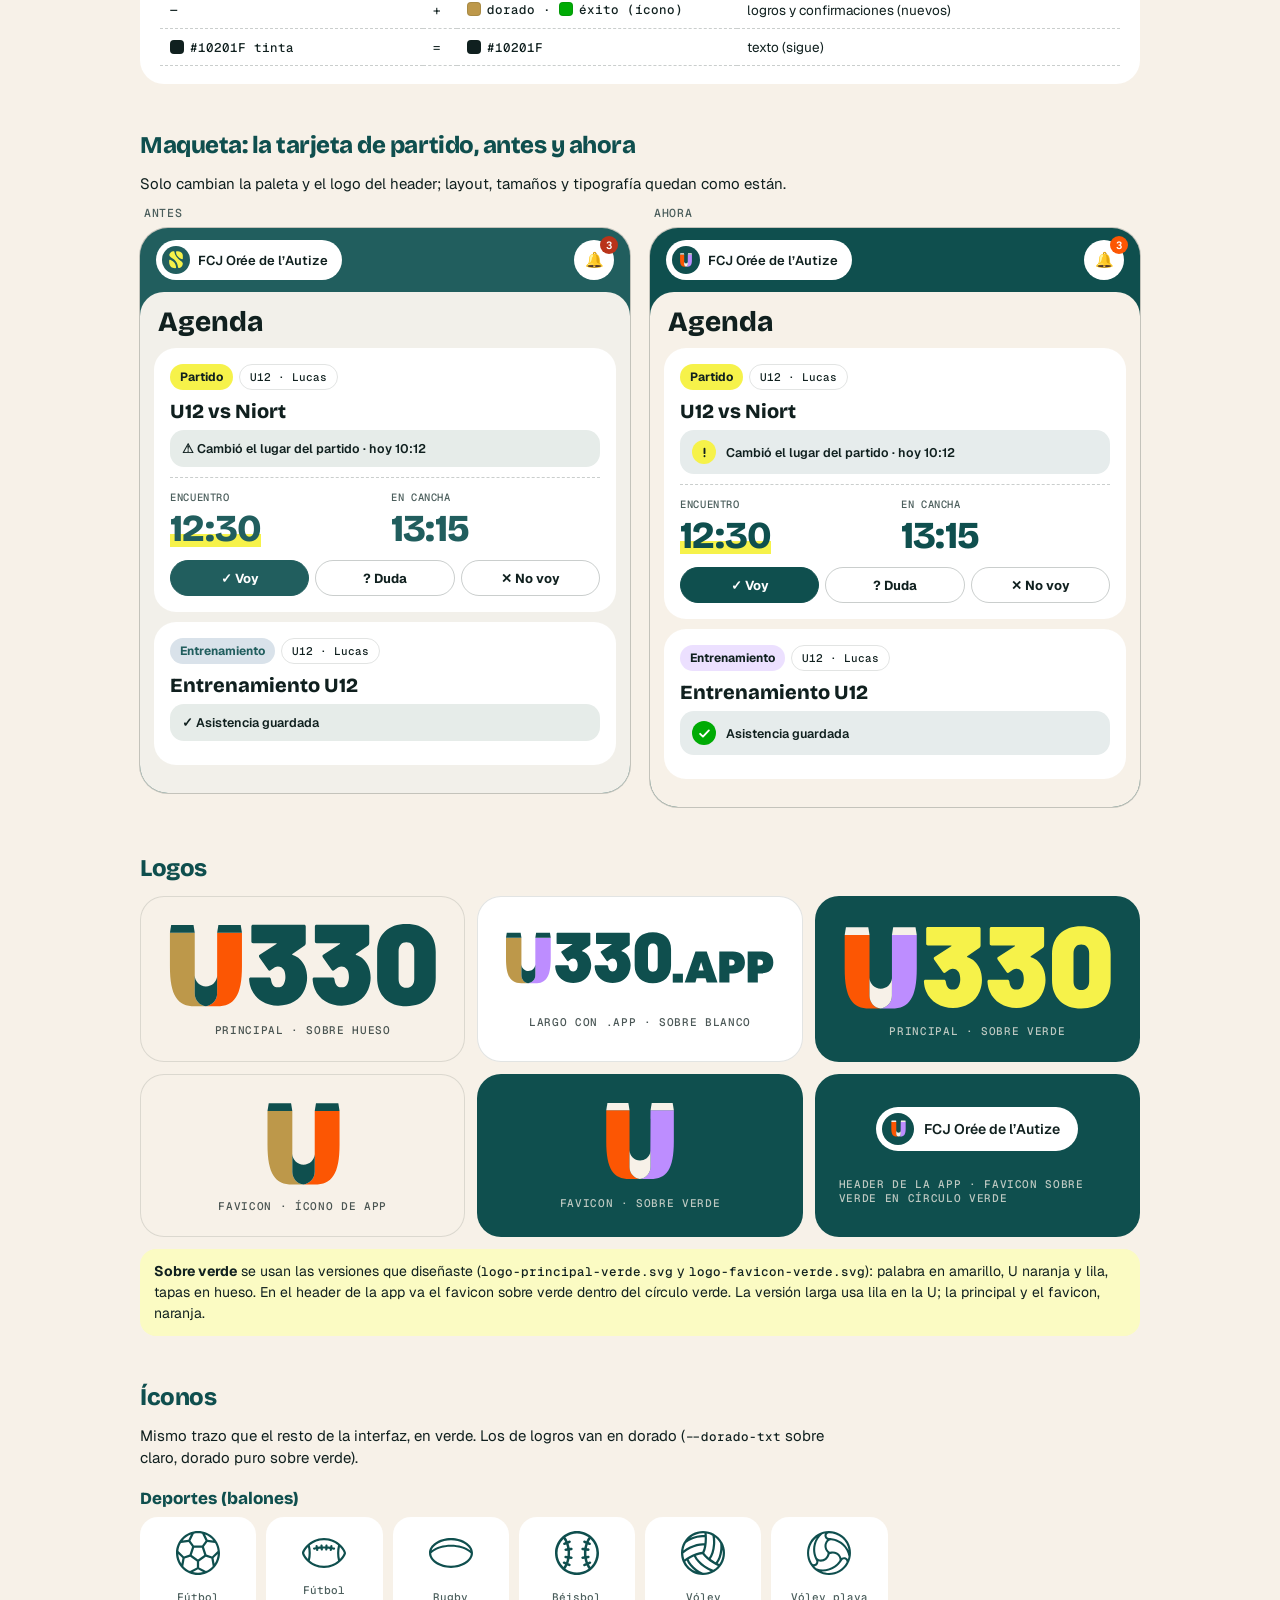
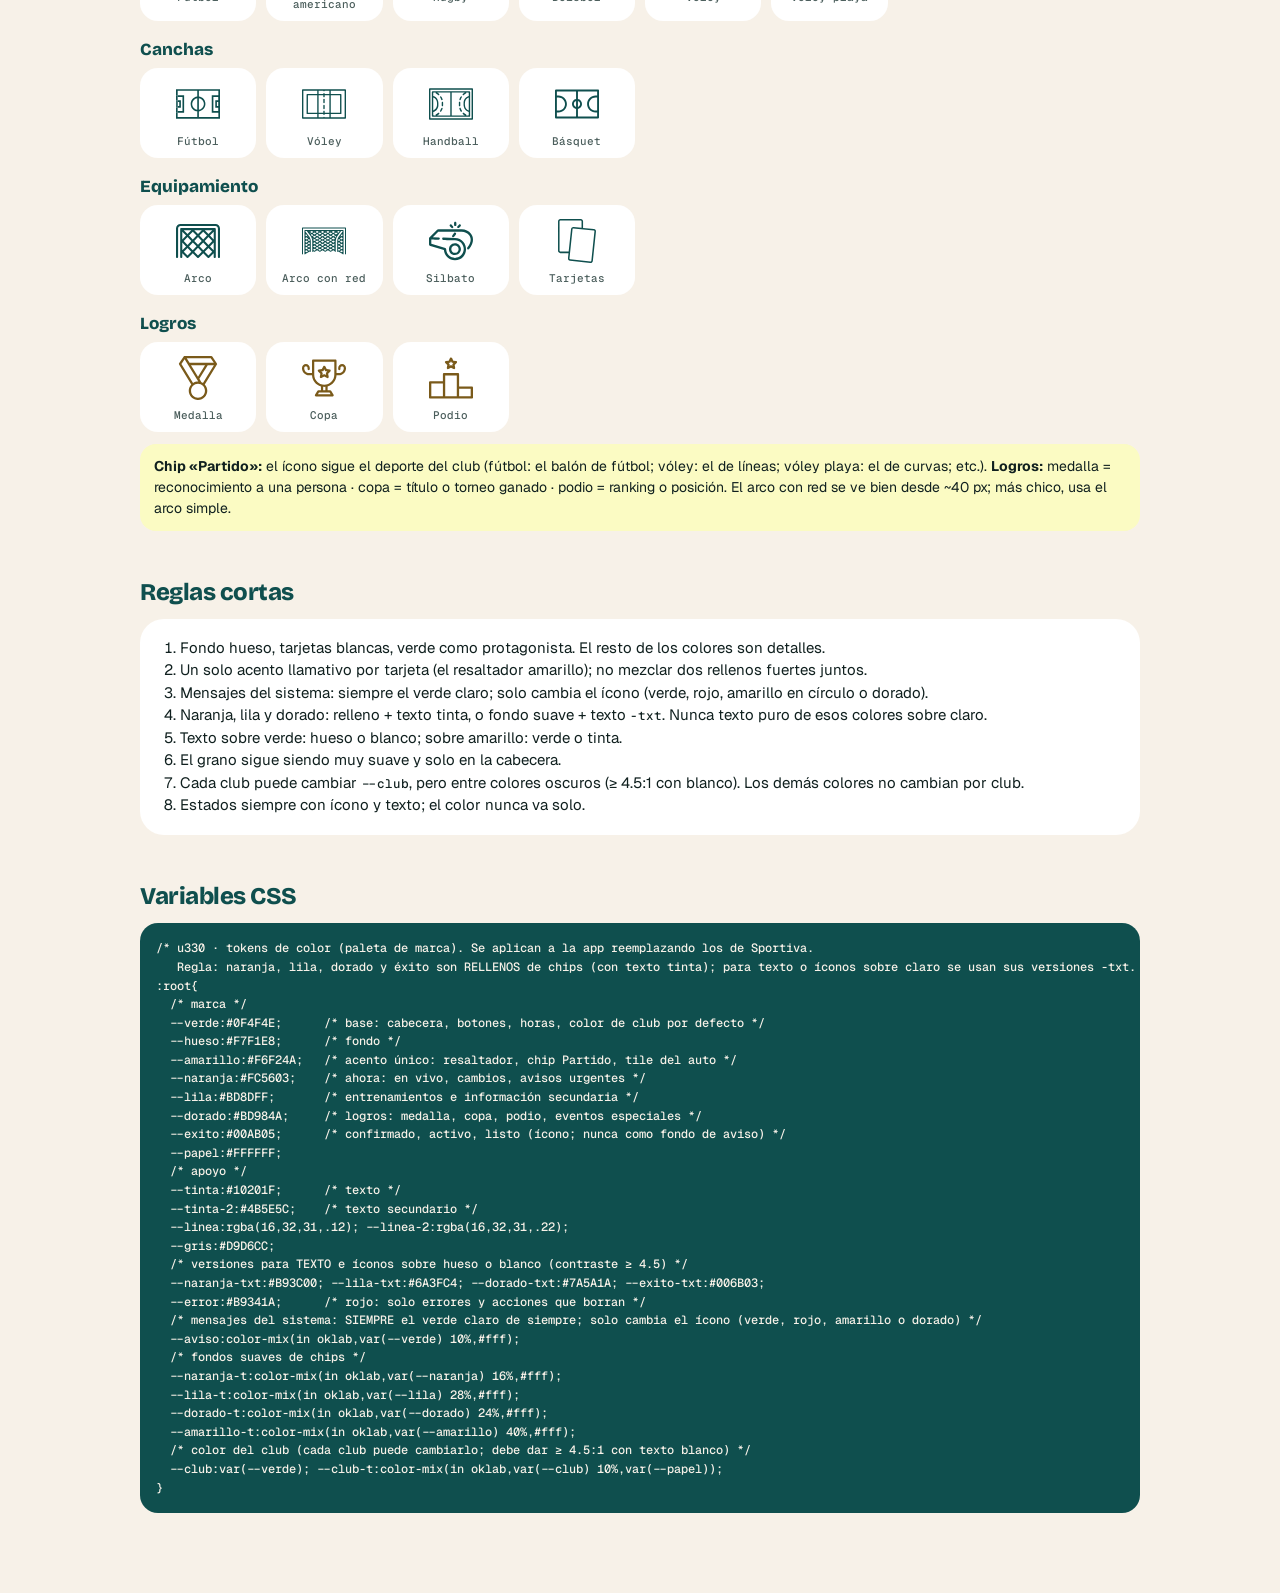
<file: docs/diseno/guia-colores.html>
<!doctype html>
<html lang="es"><head><meta charset="utf-8"><meta name="viewport" content="width=device-width, initial-scale=1">
<title>u330 · guía de color</title>
<link rel="preconnect" href="https://fonts.googleapis.com">
<link rel="stylesheet" href="https://fonts.googleapis.com/css2?family=Bricolage+Grotesque:wght@700;800&family=Geist:wght@400;500;600;700&family=Geist+Mono:wght@400;500;600&display=swap">
<style>
/* u330 · tokens de color (paleta de marca). Se aplican a la app reemplazando los de Sportiva.
   Regla: naranja, lila, dorado y éxito son RELLENOS de chips (con texto tinta); para texto o íconos sobre claro se usan sus versiones -txt. */
:root{
  /* marca */
  --verde:#0F4F4E;      /* base: cabecera, botones, horas, color de club por defecto */
  --hueso:#F7F1E8;      /* fondo */
  --amarillo:#F6F24A;   /* acento único: resaltador, chip Partido, tile del auto */
  --naranja:#FC5603;    /* ahora: en vivo, cambios, avisos urgentes */
  --lila:#BD8DFF;       /* entrenamientos e información secundaria */
  --dorado:#BD984A;     /* logros: medalla, copa, podio, eventos especiales */
  --exito:#00AB05;      /* confirmado, activo, listo (ícono; nunca como fondo de aviso) */
  --papel:#FFFFFF;
  /* apoyo */
  --tinta:#10201F;      /* texto */
  --tinta-2:#4B5E5C;    /* texto secundario */
  --linea:rgba(16,32,31,.12); --linea-2:rgba(16,32,31,.22);
  --gris:#D9D6CC;
  /* versiones para TEXTO e íconos sobre hueso o blanco (contraste ≥ 4.5) */
  --naranja-txt:#B93C00; --lila-txt:#6A3FC4; --dorado-txt:#7A5A1A; --exito-txt:#006B03;
  --error:#B9341A;      /* rojo: solo errores y acciones que borran */
  /* mensajes del sistema: SIEMPRE el verde claro de siempre; solo cambia el ícono (verde, rojo, amarillo o dorado) */
  --aviso:color-mix(in oklab,var(--verde) 10%,#fff);
  /* fondos suaves de chips */
  --naranja-t:color-mix(in oklab,var(--naranja) 16%,#fff);
  --lila-t:color-mix(in oklab,var(--lila) 28%,#fff);
  --dorado-t:color-mix(in oklab,var(--dorado) 24%,#fff);
  --amarillo-t:color-mix(in oklab,var(--amarillo) 40%,#fff);
  /* color del club (cada club puede cambiarlo; debe dar ≥ 4.5:1 con texto blanco) */
  --club:var(--verde); --club-t:color-mix(in oklab,var(--club) 10%,var(--papel));
}
*{box-sizing:border-box}html,body{overflow-x:clip}
body{margin:0;background:var(--hueso);color:var(--tinta);font:15px/1.5 "Geist",system-ui,sans-serif}
.w{max-width:1040px;margin:0 auto;padding:32px 20px 80px}
h1{font:800 40px/1.05 "Bricolage Grotesque",sans-serif;letter-spacing:-.025em;margin:0 0 6px;color:var(--verde)}
h2{font:800 24px/1.1 "Bricolage Grotesque",sans-serif;letter-spacing:-.02em;margin:48px 0 14px;color:var(--verde)}
.sub{font:500 12px/1.4 "Geist Mono",monospace;letter-spacing:.04em;color:var(--tinta-2);margin:0 0 4px}
p{margin:0 0 10px;max-width:70ch}
code{font:500 12.5px "Geist Mono",monospace}
.sws{display:grid;grid-template-columns:repeat(auto-fit,minmax(min(138px,100%),1fr));gap:12px}
.sw{background:var(--papel);border-radius:20px;padding:10px 10px 14px;display:grid;gap:4px;align-content:start}
.sw i{display:block;height:84px;border-radius:12px;box-shadow:inset 0 0 0 1px var(--linea)}
.sw b{font:800 16px "Bricolage Grotesque",sans-serif}.sw code{color:var(--tinta-2)}.sw span{font-size:12.5px;line-height:1.4;color:var(--tinta-2)}
.card{background:var(--papel);border-radius:24px;padding:18px 20px}
table{border-collapse:collapse;width:100%;font-size:13.5px}
th,td{padding:8px 10px;text-align:left;border-bottom:1.5px dashed var(--linea-2);vertical-align:middle}
th{font:500 11.5px "Geist Mono",monospace;letter-spacing:.06em;text-transform:uppercase;color:var(--tinta-2)}
td.n{font:500 12.5px "Geist Mono",monospace;white-space:nowrap}
.mu{display:inline-grid;place-items:center;width:34px;height:26px;border-radius:8px;font:800 13px "Bricolage Grotesque",sans-serif;margin-right:8px;box-shadow:inset 0 0 0 1px var(--linea)}
td.ok{color:var(--exito-txt);font-weight:600}td.gr{color:var(--dorado-txt);font-weight:600}td.no{color:var(--naranja-txt);font-weight:600}
.usos{display:grid;grid-template-columns:repeat(auto-fit,minmax(min(300px,100%),1fr));gap:12px}
.uso{background:var(--papel);border-radius:20px;padding:14px 16px;display:grid;gap:8px;align-content:start}
.uso h3{margin:0;display:flex;align-items:center;gap:10px;font:800 17px "Bricolage Grotesque",sans-serif}
.uso h3 i{width:18px;height:18px;border-radius:6px;display:block;flex:none;box-shadow:inset 0 0 0 1px var(--linea)}
.uso ul{margin:0;padding-left:18px;font-size:13.5px}.uso li{margin:2px 0}
.uso .no{color:var(--naranja-txt)}
.cambios td:nth-child(1),.cambios td:nth-child(3){font:500 12.5px "Geist Mono",monospace}
.cambios i{display:inline-block;width:14px;height:14px;border-radius:4px;vertical-align:-2px;margin-right:6px;box-shadow:inset 0 0 0 1px var(--linea)}
.par{display:grid;grid-template-columns:repeat(auto-fit,minmax(min(330px,100%),1fr));gap:20px;align-items:start}
.cap{font:500 11.5px "Geist Mono",monospace;letter-spacing:.06em;text-transform:uppercase;color:var(--tinta-2);margin:0 0 8px 4px}
/* maqueta móvil: la misma tarjeta, antes y ahora (los valores de «antes» son los de Sportiva) */
.tel{border-radius:28px;overflow:hidden;box-shadow:0 0 0 1px var(--linea-2)}
.tel .band{padding:12px 16px 26px;display:flex;align-items:center;justify-content:space-between}
.tel .chipc{display:inline-flex;align-items:center;gap:8px;height:40px;padding:0 14px 0 6px;border-radius:999px;background:#fff;font:600 13px "Geist",sans-serif;color:var(--t)}
.tel .chipc b{width:28px;height:28px;border-radius:50%;display:grid;place-items:center;background:var(--c)}
.tel .chipc svg{width:14px;height:auto}
.tel .bell{position:relative;width:40px;height:40px;border-radius:50%;background:#fff;display:grid;place-items:center}
.tel .bell em{position:absolute;top:-4px;right:-4px;min-width:18px;height:18px;border-radius:9px;font:600 10.5px/18px "Geist Mono",monospace;text-align:center;font-style:normal}
.tel .hoja{border-radius:24px 24px 0 0;margin-top:-14px;padding:16px 14px 18px;position:relative}
.tel h4{font:800 28px/1 "Bricolage Grotesque",sans-serif;margin:0 4px 12px}
.tel .tc{background:#fff;border-radius:22px;padding:16px;margin-bottom:10px}
.tel .tags{display:flex;gap:6px;flex-wrap:wrap;margin-bottom:10px}
.tel .tg{display:inline-flex;align-items:center;gap:6px;height:26px;padding:0 10px;border-radius:999px;font:700 12px "Geist",sans-serif}
.tel .tg.m{font:500 11px "Geist Mono",monospace;border:1px solid var(--linea)}
.tel h5{font:800 20px/1.1 "Bricolage Grotesque",sans-serif;margin:0 0 8px}
.tel .hs{display:grid;grid-template-columns:1fr 1fr;gap:12px;border-top:1.5px dashed var(--linea-2);padding-top:12px;margin-top:10px}
.tel .hs small{display:block;font:500 10.5px "Geist Mono",monospace;letter-spacing:.06em;text-transform:uppercase;color:var(--tinta-2);margin-bottom:6px}
.tel .hs b{font:800 38px/1 "Bricolage Grotesque",sans-serif;letter-spacing:-.02em;color:var(--h)}
.tel .hs b span{background:linear-gradient(transparent 62%,var(--r) 62%,var(--r) 92%,transparent 92%)}
.tel .voto{display:grid;grid-template-columns:repeat(3,1fr);gap:6px;margin-top:12px}
.tel .voto span{height:36px;border-radius:999px;border:1.5px solid var(--linea-2);display:grid;place-items:center;font:700 13px "Geist",sans-serif}
.tel .voto span.on{background:var(--c);border-color:var(--c);color:#fff}
.tel .aviso{border-radius:14px;padding:10px 12px;font:600 12.5px "Geist",sans-serif;display:flex;gap:8px;align-items:center}
.antes{--c:#215E5E;--t:#10201F;--h:#215E5E;--r:#F6F24A;background:#215E5E}.antes .hoja{background:#F2F0EA}
.ahora{--c:var(--verde);--t:var(--tinta);--h:var(--verde);--r:var(--amarillo);background:var(--verde)}.ahora .hoja{background:var(--hueso)}
.logos{display:grid;grid-template-columns:repeat(auto-fit,minmax(min(300px,100%),1fr));gap:12px}
.lbox{border-radius:24px;padding:24px;display:grid;place-items:center;min-height:150px;gap:10px;--u-v:var(--verde)}
.lbox.verde{background:var(--verde);--u-v:var(--hueso)}.lbox.hueso{background:var(--hueso);box-shadow:inset 0 0 0 1px var(--linea)}.lbox.blanco{background:#fff;box-shadow:inset 0 0 0 1px var(--linea)}
.lbox figcaption{font:500 11px "Geist Mono",monospace;letter-spacing:.06em;text-transform:uppercase;opacity:.75}
.lbox.verde figcaption{color:var(--hueso)}
.lg{max-width:100%;height:auto;display:block}.lg .u-v{fill:var(--u-v)}.lg .u-a{fill:var(--dorado)}.lg .u-b{fill:var(--naranja)}
.lg.l .u-b{fill:var(--lila)}
.lg.w1{width:260px}.lg.w2{width:100%;max-width:440px}.lg.w3{width:80px}
.iconos{display:grid;grid-template-columns:repeat(auto-fill,minmax(110px,1fr));gap:10px}
.icn{background:#fff;border-radius:18px;padding:14px 8px 10px;text-align:center;display:grid;gap:8px;justify-items:center}
.icn .ic{width:44px;height:44px;color:var(--verde)}.icn.d .ic{color:var(--dorado-txt)}
.icn span{font:500 11px "Geist Mono",monospace;color:var(--tinta-2)}
.nota{display:block;background:var(--amarillo-t);border-radius:16px;padding:12px 14px;font-size:14px;margin:12px 0}
pre{background:var(--verde);color:var(--hueso);border-radius:18px;padding:16px;overflow:auto;font:500 12px/1.55 "Geist Mono",monospace;margin:0}

.tel .aviso{border-radius:14px;padding:10px 12px;font:600 12.5px "Geist",sans-serif;display:flex;gap:10px;align-items:center;background:var(--aviso);color:var(--tinta);margin:8px 0}
.ia{width:24px;height:24px;border-radius:50%;display:grid;place-items:center;flex:none}
.ia svg{width:15px;height:15px;fill:none;stroke:currentColor;stroke-width:3;stroke-linecap:round;stroke-linejoin:round}
.ia.ok{background:var(--exito);color:#fff}.ia.err{color:var(--error)}.ia.dor{color:var(--dorado-txt)}
.ia.am{background:var(--amarillo);color:var(--tinta)}
.msgs{display:grid;grid-template-columns:repeat(auto-fit,minmax(min(300px,100%),1fr));gap:10px}
.msgs .aviso{margin:0;background:var(--aviso);border-radius:16px;padding:12px 14px;display:flex;gap:12px;align-items:center;font:600 14px "Geist",sans-serif}
.msgs .aviso small{display:block;font:500 11px "Geist Mono",monospace;color:var(--tinta-2);margin-top:2px}
.ig{margin:18px 0 8px;font:800 17px "Bricolage Grotesque",sans-serif;color:var(--verde)}
.iconos.ch{grid-template-columns:repeat(auto-fill,minmax(120px,1fr))}
.icn .ic.gr{width:64px;height:48px}
.mk2{width:28px;height:28px;border-radius:50%;background:var(--verde);display:grid;place-items:center;--u-v:var(--hueso)}
.mk2 .lg{height:15px;width:auto}
.lbox .chip{display:inline-flex;align-items:center;gap:10px;height:44px;padding:0 18px 0 6px;border-radius:999px;background:#fff;font:600 14px "Geist",sans-serif;color:var(--tinta)}
.lbox .chip .mk2{width:32px;height:32px}.lbox .chip .mk2 .lg{height:17px}

</style></head><body><div class="w">
<p class="sub">u330 · pruebas en u330.richgt.com · definitivo en u330.app</p>
<h1>Guía de color</h1>
<p>Siete colores de marca y reglas cortas para aplicarlos a lo que ya tenemos. Los acentos (amarillo y compañía) siguen igual; cambia la base, el verde. La identidad es <b>bicolor</b>: verde y hueso mandan; el resto son detalles.</p>

<h2>Paleta</h2>
<div class="sws"><div class="sw"><i style="background:var(--verde)"></i><b>Verde</b><code>#0F4F4E</code><span>Marca. Cabecera, botones, horas, color de club por defecto.</span></div><div class="sw"><i style="background:var(--hueso)"></i><b>Hueso</b><code>#F7F1E8</code><span>Fondo de pantallas y zonas de apoyo.</span></div><div class="sw"><i style="background:var(--amarillo)"></i><b>Amarillo</b><code>#F6F24A</code><span>Acento único: resaltador, chip Partido, tile del auto.</span></div><div class="sw"><i style="background:var(--naranja)"></i><b>Naranja</b><code>#FC5603</code><span>Lo que pasa ahora: en vivo, contador, chips de cambio.</span></div><div class="sw"><i style="background:var(--lila)"></i><b>Lila</b><code>#BD8DFF</code><span>Entrenamientos e información secundaria.</span></div><div class="sw"><i style="background:var(--dorado)"></i><b>Dorado</b><code>#BD984A</code><span>Logros: medalla, copa, podio y eventos especiales.</span></div><div class="sw"><i style="background:var(--exito)"></i><b>Éxito</b><code>#00AB05</code><span>Ícono de confirmado, activo, listo.</span></div></div>
<div class="nota"><b>Ojo:</b> naranja, lila, dorado y éxito son <b>rellenos</b> (chips, un círculo, un fondo con texto oscuro). Como texto o ícono chico sobre claro no llegan al contraste mínimo: para eso hay una versión oscura de cada uno (<code>-txt</code>).</div>

<h2>Qué hace cada color</h2>
<div class="usos">
<div class="uso"><h3><i style="background:var(--verde)"></i>Verde · marca</h3><ul><li>Cabecera, botón principal, píldora activa, horas grandes, títulos con énfasis.</li><li>Es el <code>--club</code> por defecto; cada club puede elegir otro oscuro (≥ 4.5:1 con blanco).</li></ul></div>
<div class="uso"><h3><i style="background:var(--hueso)"></i>Hueso · fondo</h3><ul><li>Fondo de pantalla; las tarjetas siguen blancas.</li><li>Mensajes del sistema: el verde claro de siempre (<code>--aviso</code>).</li></ul></div>
<div class="uso"><h3><i style="background:var(--amarillo)"></i>Amarillo · acento único</h3><ul><li>Resaltador bajo la hora, chip «Partido», tile del auto, ícono sobre verde (check del «Voy»), círculo de atención en los avisos.</li><li>Un solo uso por tarjeta; nunca pegado a otro amarillo.</li></ul></div>
<div class="uso"><h3><i style="background:var(--naranja)"></i>Naranja · ahora</h3><ul><li>«En vivo», «Modificada hoy» (chip), contador de la campana, «Sin leer».</li><li>Relleno con texto tinta, o texto <code>--naranja-txt</code> sobre fondo suave.</li></ul><ul class="no"><li>Blanco sobre naranja solo en texto grande.</li></ul></div>
<div class="uso"><h3><i style="background:var(--lila)"></i>Lila · entrenamiento e info</h3><ul><li>Chip «Entrenamiento», etiquetas informativas, estados neutros (reemplaza el azul grisáceo).</li></ul></div>
<div class="uso"><h3><i style="background:var(--dorado)"></i>Dorado · logros</h3><ul><li>Medalla, copa y podio; resultados destacados, campeones, «Evento especial».</li><li>Solo noticias que se celebran: si todo es dorado, nada lo es.</li></ul></div>
<div class="uso"><h3><i style="background:var(--exito)"></i>Éxito · confirmado</h3><ul><li>Ícono de «guardado», «Activo», «Listo» (en su versión <code>--exito-txt</code>). Nunca fondo de aviso.</li><li>El <b>Voy</b> de asistencia sigue en verde de marca.</li></ul></div>
<div class="uso"><h3><i style="background:var(--error)"></i>Rojo · error</h3><ul><li>Solo errores y acciones que borran (Cerrar sesión, Cancelar convocatoria, Eliminar cuenta).</li><li>Es el rojo de antes (<code>#B9341A</code>); sale del contador de la campana, que pasa a naranja.</li></ul></div>
</div>

<h2>Mensajes del sistema</h2>
<p>Siempre el <b>verde claro de siempre</b> de fondo, sin cambiar de color por tipo. Lo único que cambia es el ícono que va encima, y así se mantiene la identidad bicolor.</p>
<div class="msgs">
<div class="aviso"><span class="ia ok"><svg viewBox="0 0 24 24"><path d="M5 12.5l4.5 4.5L19 7"/></svg></span><div>Cambios guardados<small>Ícono verde · éxito</small></div></div>
<div class="aviso"><span class="ia err"><svg viewBox="0 0 24 24"><path d="M6 6l12 12M18 6L6 18"/></svg></span><div>No se pudo guardar<small>Ícono rojo · error</small></div></div>
<div class="aviso"><span class="ia am"><svg viewBox="0 0 24 24"><path d="M12 6v7M12 17.5v.5"/></svg></span><div>Cambió el lugar del partido<small>Ícono en círculo amarillo · atención o cambio</small></div></div>
<div class="aviso"><span class="ia dor"><svg viewBox="0 0 24 24"><path d="M12 4l2.4 5 5.4.6-4 3.7 1.1 5.4L12 16l-4.9 2.7L8.2 13.3l-4-3.7 5.4-.6z"/></svg></span><div>¡U12 campeón del torneo!<small>Ícono dorado · logro</small></div></div>
</div>
<div class="nota"><b>Regla de oro:</b> el estado nunca va solo en color. Siempre ícono y texto (✓ Voy · ? Duda · ✕ No voy · reloj Sin respuesta); el color solo refuerza.</div>

<h2>Contraste</h2>
<div class="card"><table><thead><tr><th>Combinación</th><th>Razón</th><th>Uso</th></tr></thead><tbody><tr><td><span class="mu" style="background:#F7F1E8;color:#10201F">Aa</span> Texto tinta sobre hueso</td><td class="n">14.98:1</td><td class="ok">AA texto</td></tr><tr><td><span class="mu" style="background:#F7F1E8;color:#4B5E5C">Aa</span> Texto secundario sobre hueso</td><td class="n">6.12:1</td><td class="ok">AA texto</td></tr><tr><td><span class="mu" style="background:#F7F1E8;color:#0F4F4E">Aa</span> Verde sobre hueso (horas, títulos)</td><td class="n">8.32:1</td><td class="ok">AA texto</td></tr><tr><td><span class="mu" style="background:#0F4F4E;color:#FFFFFF">Aa</span> Blanco sobre verde (botones)</td><td class="n">9.34:1</td><td class="ok">AA texto</td></tr><tr><td><span class="mu" style="background:#F6F24A;color:#0F4F4E">Aa</span> Verde sobre amarillo (resaltador)</td><td class="n">7.88:1</td><td class="ok">AA texto</td></tr><tr><td><span class="mu" style="background:#FC5603;color:#10201F">Aa</span> Tinta sobre naranja</td><td class="n">5.18:1</td><td class="ok">AA texto</td></tr><tr><td><span class="mu" style="background:#FC5603;color:#FFFFFF">Aa</span> Blanco sobre naranja</td><td class="n">3.24:1</td><td class="gr">solo texto grande o relleno</td></tr><tr><td><span class="mu" style="background:#F7F1E8;color:#B93C00">Aa</span> Naranja-txt sobre hueso</td><td class="n">5.04:1</td><td class="ok">AA texto</td></tr><tr><td><span class="mu" style="background:#BD8DFF;color:#10201F">Aa</span> Tinta sobre lila</td><td class="n">6.74:1</td><td class="ok">AA texto</td></tr><tr><td><span class="mu" style="background:#F7F1E8;color:#6A3FC4">Aa</span> Lila-txt sobre hueso</td><td class="n">5.99:1</td><td class="ok">AA texto</td></tr><tr><td><span class="mu" style="background:#BD984A;color:#10201F">Aa</span> Tinta sobre dorado</td><td class="n">6.21:1</td><td class="ok">AA texto</td></tr><tr><td><span class="mu" style="background:#F7F1E8;color:#7A5A1A">Aa</span> Dorado-txt sobre hueso</td><td class="n">5.66:1</td><td class="ok">AA texto</td></tr><tr><td><span class="mu" style="background:#00AB05;color:#10201F">Aa</span> Tinta sobre éxito</td><td class="n">5.47:1</td><td class="ok">AA texto</td></tr><tr><td><span class="mu" style="background:#00AB05;color:#FFFFFF">Aa</span> Check blanco sobre círculo éxito (avisos)</td><td class="n">3.08:1</td><td class="gr">solo texto grande o relleno</td></tr><tr><td><span class="mu" style="background:#E7EDED;color:#B9341A">Aa</span> Ícono rojo sobre aviso</td><td class="n">4.97:1</td><td class="ok">AA texto</td></tr><tr><td><span class="mu" style="background:#E7EDED;color:#7A5A1A">Aa</span> Ícono dorado-txt sobre aviso</td><td class="n">5.37:1</td><td class="ok">AA texto</td></tr><tr><td><span class="mu" style="background:#F6F24A;color:#10201F">Aa</span> Ícono tinta sobre amarillo (círculo del aviso)</td><td class="n">14.19:1</td><td class="ok">AA texto</td></tr><tr><td><span class="mu" style="background:#F7F1E8;color:#FC5603">Aa</span> Naranja puro sobre hueso (texto o ícono)</td><td class="n">2.89:1</td><td class="no">no usar</td></tr><tr><td><span class="mu" style="background:#F7F1E8;color:#BD984A">Aa</span> Dorado puro sobre hueso (texto o ícono)</td><td class="n">2.41:1</td><td class="no">no usar</td></tr><tr><td><span class="mu" style="background:#F7F1E8;color:#BD8DFF">Aa</span> Lila puro sobre hueso (texto o ícono)</td><td class="n">2.22:1</td><td class="no">no usar</td></tr><tr><td><span class="mu" style="background:#F7F1E8;color:#00AB05">Aa</span> Éxito puro sobre hueso (texto o ícono)</td><td class="n">2.74:1</td><td class="no">no usar</td></tr></tbody></table></div>
<p style="margin-top:10px;color:var(--tinta-2);font-size:13px">Mínimo AA: 4.5:1 para texto normal, 3:1 para texto grande (24 px, o 19 px en negrita) e íconos grandes.</p>

<h2>Qué cambia respecto a lo que ya tenemos</h2>
<div class="card"><table class="cambios"><thead><tr><th>Antes (Sportiva)</th><th></th><th>Ahora (u330)</th><th>Dónde</th></tr></thead><tbody>
<tr><td><i style="background:#215E5E"></i>#215E5E teal</td><td>→</td><td><i style="background:var(--verde)"></i>#0F4F4E verde</td><td>marca, cabecera, botones, horas, club por defecto</td></tr>
<tr><td><i style="background:#F2F0EA"></i>#F2F0EA hueso</td><td>→</td><td><i style="background:var(--hueso)"></i>#F7F1E8</td><td>fondo</td></tr>
<tr><td><i style="background:#F6F24A"></i>#F6F24A limón</td><td>=</td><td><i style="background:var(--amarillo)"></i>#F6F24A amarillo</td><td>igual (solo cambia el nombre)</td></tr>
<tr><td><i style="background:#D9E2EA"></i>#D9E2EA azul grisáceo</td><td>→</td><td><i style="background:var(--lila-t)"></i>lila suave</td><td>chip Entrenamiento</td></tr>
<tr><td><i style="background:#B9341A"></i>#B9341A rojo (contador)</td><td>→</td><td><i style="background:var(--naranja)"></i>#FC5603 naranja</td><td>contador de la campana, «Sin leer»</td></tr>
<tr><td><i style="background:#B9341A"></i>#B9341A rojo (errores)</td><td>=</td><td><i style="background:var(--error)"></i>#B9341A rojo</td><td>solo errores y acciones que borran</td></tr>
<tr><td><i style="background:#E6ECE9"></i>verde claro de los avisos</td><td>=</td><td><i style="background:var(--aviso)"></i>verde claro (10 % de verde)</td><td>todos los mensajes del sistema; solo cambia el ícono</td></tr>
<tr><td>—</td><td>+</td><td><i style="background:var(--dorado)"></i>dorado · <i style="background:var(--exito)"></i>éxito (ícono)</td><td>logros y confirmaciones (nuevos)</td></tr>
<tr><td><i style="background:#10201F"></i>#10201F tinta</td><td>=</td><td><i style="background:var(--tinta)"></i>#10201F</td><td>texto (sigue)</td></tr>
</tbody></table></div>

<h2>Maqueta: la tarjeta de partido, antes y ahora</h2>
<p>Solo cambian la paleta y el logo del header; layout, tamaños y tipografía quedan como están.</p>
<div class="par">
 <div><p class="cap">Antes</p><div class="tel antes"><div class="band"><span class="chipc"><span style="width:28px;height:28px;border-radius:50%;background:#215E5E;display:grid;place-items:center"><svg viewBox="205 453 326 404" style="width:14px;fill:#F6F24A"><path d="M305 458 L322 459 C328 459 330 465 331 476 C340 560 400 620 480 684 C508 702 527 722 527 745 C527 800 480 850 430 850 C421 850 417 844 415 832 C405 760 385 700 325 652 C285 626 212 590 210 548 C215 500 260 458 305 458 Z"/><path d="M385 458 L415 457 C490 458 527 510 527 560 L527 636 C527 644 520 647 510 646 C440 622 372 555 369 488 C369 465 375 458 385 458 Z"/><path d="M226 657 C218 657 209 660 209 678 L209 712 C209 790 255 851 315 851 L352 852 C366 852 371 846 370 826 C362 750 320 690 245 660 C238 658 232 657 226 657 Z"/></svg></span> FCJ Orée de l’Autize</span><span class="bell">&#128276;<em style="background:#B9341A;color:#fff">3</em></span></div>
 <div class="hoja"><h4>Agenda</h4>
  <div class="tc"><div class="tags"><span class="tg" style="background:var(--r);color:#10201F">Partido</span><span class="tg m">U12 · Lucas</span></div>
   <h5>U12 vs Niort</h5><div class="aviso" style="background:#E6ECE9">&#9888; Cambió el lugar del partido · hoy 10:12</div>
   <div class="hs"><div><small>Encuentro</small><b><span>12:30</span></b></div><div><small>En cancha</small><b>13:15</b></div></div>
   <div class="voto"><span class="on">&#10003; Voy</span><span>? Duda</span><span>&#10005; No voy</span></div></div>
  <div class="tc"><div class="tags"><span class="tg" style="background:#D9E2EA;color:#215E5E">Entrenamiento</span><span class="tg m">U12 · Lucas</span></div><h5>Entrenamiento U12</h5><div class="aviso" style="background:#E6ECE9">&#10003; Asistencia guardada</div></div>
 </div></div></div>
 <div><p class="cap">Ahora</p><div class="tel ahora"><div class="band"><span class="chipc"><span class="mk2"><svg class="lg " viewBox="0 0 500 500" role="img" aria-label="u330">
  
  <path fill="#bd8dff" d="M316.01645,57.09941s-.07529,266.64149-.18433,268.18861v87.56967c0,38.54303-28.96793,70.29337-66.30582,74.73444,2.94971.35483,5.94595.55762,8.99191.55371l57.07132-.07031c100.68515,0,145.86633-62.0036,145.86633-234.93237V57.09941h-145.43942Z"/>
  <path fill="#fc5603" d="M184.65714,414.37537l-.04369-357.27597H39.03302v196.04378c0,172.92876,45.03735,234.93239,145.72285,234.93239l55.69753.06854c3.0726.00354,6.09619-.19818,9.07289-.55194-36.537-4.39774-64.86916-35.48532-64.86916-73.2168Z"/>
  <path fill="#f7f1e8" d="M315.83212,412.85773l.03915-102.35138c-.34485,4.89557-.99689,9.73871-2.36502,14.28302-8.16144,27.10834-33.46405,46.91782-63.1911,46.91782h-.00037c-35.70804,0-64.77083-28.50711-65.68646-63.99457l.02882,106.66278c0,37.73145,28.33215,68.81903,64.86916,73.21677,37.33792-4.44107,66.30582-36.19141,66.30582-74.73444Z"/>
  <polygon fill="#f7f1e8" points="177.325 11.78899 46.39208 11.78899 39.0944 57.13526 184.62267 57.13526 177.325 11.78899"/>
  <polygon fill="#f7f1e8" points="454.25299 11.75107 323.3201 11.75107 316.02243 57.09734 461.55066 57.09734 454.25299 11.75107"/>
</svg></span> FCJ Orée de l’Autize</span><span class="bell">&#128276;<em style="background:var(--naranja);color:#fff">3</em></span></div>
 <div class="hoja"><h4>Agenda</h4>
  <div class="tc"><div class="tags"><span class="tg" style="background:var(--r);color:#10201F">Partido</span><span class="tg m">U12 · Lucas</span></div>
   <h5>U12 vs Niort</h5><div class="aviso"><span class="ia am"><svg viewBox="0 0 24 24"><path d="M12 6v7M12 17.5v.5"/></svg></span>Cambió el lugar del partido · hoy 10:12</div>
   <div class="hs"><div><small>Encuentro</small><b><span>12:30</span></b></div><div><small>En cancha</small><b>13:15</b></div></div>
   <div class="voto"><span class="on">&#10003; Voy</span><span>? Duda</span><span>&#10005; No voy</span></div></div>
  <div class="tc"><div class="tags"><span class="tg" style="background:var(--lila-t);color:var(--tinta)">Entrenamiento</span><span class="tg m">U12 · Lucas</span></div><h5>Entrenamiento U12</h5><div class="aviso"><span class="ia ok"><svg viewBox="0 0 24 24"><path d="M5 12.5l4.5 4.5L19 7"/></svg></span>Asistencia guardada</div></div>
 </div></div></div>
</div>

<h2>Logos</h2>
<div class="logos">
 <figure class="lbox hueso" style="margin:0"><svg class="lg w2" viewBox="0 0 500 160.94421" role="img" aria-label="u330">
  
  <g>
    <path class="u-v" d="M258.01986,102.31329c0,7.00386-1.44159,14.00585-4.32476,21.00783-3.70693,9.06139-9.81776,16.23749-18.32873,21.52081-8.51472,5.28706-18.39987,7.92872-29.65641,7.92872-10.986,0-20.76819-2.67723-29.34656-8.03169-8.58211-5.35446-14.86424-12.62979-18.84452-21.82972-2.33556-5.07925-3.70693-11.1208-4.11882-18.12466,0-2.05941,1.0297-3.08911,3.08911-3.08911h32.95146c1.92087,0,3.01797.96231,3.29505,2.88317.54668,3.98402,1.44159,7.07313,2.67723,9.26921,2.19421,3.84548,5.5604,5.76634,10.0911,5.76634s7.96148-1.92087,10.29798-5.76634c2.05941-3.57026,3.08911-7.82762,3.08911-12.7702,0-5.07738-.96231-9.40213-2.88317-12.97427-2.47223-4.11882-6.04343-6.17822-10.70986-6.17822-1.64753,0-3.39802.55042-5.25149,1.64753-1.85347,1.10085-4.42773,2.88317-7.72278,5.35446-.55042.55042-1.23564.82376-2.05941.82376-.96231,0-1.71867-.47928-2.26535-1.44159l-16.26932-23.06537c-.41282-.68522-.61876-1.37044-.61876-2.05941,0-.95856.48022-1.71493,1.44252-2.26535l30.06735-19.56437c.41188-.1348.54762-.37631.41188-.72079-.13854-.34074-.41188-.51485-.82376-.51485h-41.60097c-.96231,0-1.71773-.27334-2.26535-.82376-.55042-.54668-.82376-1.30304-.82376-2.26535V10.04994c0-.95856.27334-1.71493.82376-2.26535.54762-.54668,1.30304-.82376,2.26535-.82376h91.85146c.9595,0,1.71586.27708,2.26535.82376.54762.55042.82376,1.30679.82376,2.26535v30.27517c0,1.78607-.61782,3.08911-1.85347,3.91287l-22.2416,15.44556c-.68897.55042-.55042,1.0297.41188,1.44159,10.1585,3.16025,17.50497,10.0237,22.03566,20.59408,2.74557,6.31677,4.11882,13.18021,4.11882,20.59408Z"/>
    <path class="u-v" d="M372.52575,102.31329c0,7.00386-1.44159,14.00585-4.32476,21.00783-3.70693,9.06139-9.81776,16.23749-18.32873,21.52081-8.51472,5.28706-18.39987,7.92872-29.65641,7.92872-10.986,0-20.76819-2.67723-29.34656-8.03169-8.58211-5.35446-14.86424-12.62979-18.84452-21.82972-2.33556-5.07925-3.70693-11.1208-4.11882-18.12466,0-2.05941,1.0297-3.08911,3.08911-3.08911h32.95146c1.92087,0,3.01797.96231,3.29505,2.88317.54668,3.98402,1.44159,7.07313,2.67723,9.26921,2.19421,3.84548,5.5604,5.76634,10.0911,5.76634s7.96148-1.92087,10.29798-5.76634c2.05941-3.57026,3.08911-7.82762,3.08911-12.7702,0-5.07738-.96231-9.40213-2.88317-12.97427-2.47223-4.11882-6.04343-6.17822-10.70986-6.17822-1.64753,0-3.39802.55042-5.25149,1.64753-1.85347,1.10085-4.42773,2.88317-7.72278,5.35446-.55042.55042-1.23564.82376-2.05941.82376-.96231,0-1.71867-.47928-2.26535-1.44159l-16.26932-23.06537c-.41282-.68522-.61876-1.37044-.61876-2.05941,0-.95856.48022-1.71493,1.44252-2.26535l30.06735-19.56437c.41188-.1348.54762-.37631.41188-.72079-.13854-.34074-.41188-.51485-.82376-.51485h-41.60097c-.96231,0-1.71773-.27334-2.26535-.82376-.55042-.54668-.82376-1.30304-.82376-2.26535V10.04994c0-.95856.27334-1.71493.82376-2.26535.54762-.54668,1.30304-.82376,2.26535-.82376h91.85146c.9595,0,1.71586.27708,2.26535.82376.54762.55042.82376,1.30679.82376,2.26535v30.27517c0,1.78607-.61782,3.08911-1.85347,3.91287l-22.2416,15.44556c-.68897.55042-.55042,1.0297.41188,1.44159,10.1585,3.16025,17.50497,10.0237,22.03566,20.59408,2.74557,6.31677,4.11882,13.18021,4.11882,20.59408Z"/>
    <path class="u-v" d="M398.37131,140.00232c-9.40588-9.06139-14.10694-21.55451-14.10694-37.4831v-46.9545c0-15.51296,4.70107-27.76643,14.10694-36.76043,9.40307-8.99212,22.27437-13.49099,38.61483-13.49099,16.33766,0,29.24453,4.49887,38.7178,13.49099,9.47328,8.994,14.21085,21.24747,14.21085,36.76043v46.9545c0,15.79191-4.73757,28.25133-14.21085,37.38012-9.47328,9.13254-22.38015,13.69506-38.7178,13.69506-16.34047,0-29.21176-4.5307-38.61483-13.59209ZM447.38709,116.21616c2.53869-2.8139,3.8099-6.69308,3.8099-11.63753v-50.24955c0-4.94258-1.27122-8.81988-3.8099-11.63565-2.54243-2.81203-6.00785-4.22179-10.40095-4.22179-4.39496,0-7.82575,1.40976-10.29704,4.22179-2.47129,2.81577-3.70693,6.69308-3.70693,11.63565v50.24955c0,4.94445,1.23564,8.82363,3.70693,11.63753,2.47129,2.81577,5.90208,4.22179,10.29704,4.22179,4.39309,0,7.85851-1.40601,10.40095-4.22179Z"/>
  </g>
  <g>
    <path class="u-b" d="M95.8221,21.29262v81.01094c0,.48437-.02315.96285-.05667,1.43848v26.92161c0,11.84931-8.90562,21.61034-20.38445,22.97566.90683.10908,1.82797.17143,2.76439.17023l17.54548-.02162c30.95371,0,44.8438-19.06182,44.8438-72.22543V21.29262h-44.71255Z"/>
    <path class="u-a" d="M55.43822,131.13023v-28.2972c-.00459-.17645-.01343-.35192-.01343-.52947V21.29262H10.66889v60.26988c0,53.16361,13.84587,72.22543,44.79968,72.22543l17.12313.02107c.94461.00109,1.87416-.06093,2.78929-.16968-11.2326-1.352-19.94277-10.90928-19.94277-22.50909Z"/>
    <path class="u-v" d="M95.76543,130.66366l.08411-31.43714c-.73846,10.48322-9.55501,18.7862-20.22604,18.7862h-.00011c-10.97774,0-19.92923-8.75856-20.21072-19.66849l.02555,32.78601c0,11.59981,8.71017,21.15708,19.94277,22.50909,11.47882-1.36533,20.38445-11.12635,20.38445-22.97566Z"/>
    <polygon class="u-v" points="53.18409 7.36281 12.93129 7.36281 10.68776 21.30365 55.42762 21.30365 53.18409 7.36281"/>
    <polygon class="u-v" points="138.32027 7.35115 98.06747 7.35115 95.82394 21.29199 140.56379 21.29199 138.32027 7.35115"/>
  </g>
</svg><figcaption>Principal · sobre hueso</figcaption></figure>
 <figure class="lbox blanco" style="margin:0"><svg class="lg w2 l" viewBox="0 0 1085.34846 232.54619" role="img" aria-label="u330">
  
  <g>
    <g>
      <path class="u-v" d="M761.16266,92.38817h43.95983l42.20132,121.32842h-41.85l-4.7471-17.0557h-35.16825l-4.7471,17.0557h-41.85l42.20132-121.32842ZM793.34134,166.41686l-10.19877-33.76105-10.19877,33.76105h20.39755Z"/>
      <path class="u-v" d="M854.35297,92.38817h52.92755c29.18912,0,47.47685,14.7707,47.47685,42.7278,0,28.31133-18.81518,42.55458-47.47685,42.55458h-13.18736v36.04605h-39.74018v-121.32842ZM914.66587,135.11597c0-8.79158-5.27456-11.95631-14.06711-11.95631h-7.20921v23.73745h7.20921c8.96772,0,14.06711-3.16473,14.06711-11.78114Z"/>
      <path class="u-v" d="M965.47873,92.38817h52.92755c29.18912,0,47.47685,14.7707,47.47685,42.7278,0,28.31133-18.81518,42.55458-47.47685,42.55458h-13.18736v36.04605h-39.74018v-121.32842ZM1025.79163,135.11597c0-8.79158-5.27456-11.95631-14.06711-11.95631h-7.20921v23.73745h7.20921c8.96772,0,14.06711-3.16473,14.06711-11.78114Z"/>
    </g>
    <rect class="u-v" x="672.24475" y="178.85984" width="39.69796" height="34.85675"/>
  </g>
  <g>
    <path class="u-v" d="M352.9238,146.94529c0,9.44203-1.94343,18.88154-5.83028,28.32105-4.99739,12.21583-13.2355,21.89007-24.7093,29.01261-11.47885,7.12759-24.80521,10.68886-39.98036,10.68886-14.81044,0-27.99799-3.60922-39.56265-10.82767-11.56971-7.21845-20.03876-17.02645-25.40465-29.42906-3.14861-6.84743-4.99739-14.99216-5.55265-24.43419,0-2.77633,1.38816-4.16449,4.16449-4.16449h44.42248c2.58956,0,4.06858,1.2973,4.44212,3.88686.73699,5.37093,1.94343,9.53542,3.60922,12.49599,2.95805,5.18416,7.49608,7.77371,13.604,7.77371s10.73302-2.58956,13.88289-7.77371c2.77633-4.81314,4.16449-10.55256,4.16449-17.21575,0-6.84491-1.2973-12.67519-3.88686-17.49085-3.33285-5.55265-8.14726-8.32898-14.43816-8.32898-2.22106,0-4.58094.74204-7.07963,2.22106-2.49869,1.48407-5.9691,3.88686-10.41122,7.21845-.74204.74204-1.6658,1.11053-2.77633,1.11053-1.2973,0-2.31697-.64613-3.05396-1.94343l-21.93298-31.09485c-.55653-.92376-.83416-1.84752-.83416-2.77633,0-1.29225.64739-2.31192,1.94469-3.05396l40.53436-26.3751c.55527-.18172.73825-.50731.55527-.97171-.18677-.45936-.55527-.69408-1.11053-.69408h-56.08305c-1.2973,0-2.31571-.36849-3.05396-1.11053-.74204-.73699-1.11053-1.75666-1.11053-3.05396V22.56336c0-1.29225.36849-2.31192,1.11053-3.05396.73825-.73699,1.75666-1.11053,3.05396-1.11053h123.82667c1.29352,0,2.31318.37354,3.05396,1.11053.73825.74204,1.11053,1.76171,1.11053,3.05396v40.81452c0,2.40783-.8329,4.16449-2.49869,5.27502l-29.98432,20.82245c-.92881.74204-.74204,1.38816.55527,1.94343,13.69486,4.2604,23.59877,13.51314,29.70669,27.76326,3.70135,8.51575,5.55265,17.76849,5.55265,27.76326Z"/>
    <path class="u-v" d="M507.29132,146.94529c0,9.44203-1.94343,18.88154-5.83028,28.32105-4.99739,12.21583-13.2355,21.89007-24.7093,29.01261-11.47885,7.12759-24.80521,10.68886-39.98036,10.68886-14.81044,0-27.99799-3.60922-39.56265-10.82767-11.56971-7.21845-20.03876-17.02645-25.40465-29.42906-3.14861-6.84743-4.99739-14.99216-5.55265-24.43419,0-2.77633,1.38816-4.16449,4.16449-4.16449h44.42248c2.58956,0,4.06858,1.2973,4.44212,3.88686.73699,5.37093,1.94343,9.53542,3.60922,12.49599,2.95805,5.18416,7.49608,7.77371,13.604,7.77371s10.73302-2.58956,13.88289-7.77371c2.77633-4.81314,4.16449-10.55256,4.16449-17.21575,0-6.84491-1.2973-12.67519-3.88686-17.49085-3.33285-5.55265-8.14726-8.32898-14.43816-8.32898-2.22106,0-4.58094.74204-7.07963,2.22106-2.49869,1.48407-5.9691,3.88686-10.41122,7.21845-.74204.74204-1.6658,1.11053-2.77633,1.11053-1.2973,0-2.31697-.64613-3.05396-1.94343l-21.93298-31.09485c-.55653-.92376-.83416-1.84752-.83416-2.77633,0-1.29225.64739-2.31192,1.94469-3.05396l40.53436-26.3751c.55527-.18172.73825-.50731.55527-.97171-.18677-.45936-.55527-.69408-1.11053-.69408h-56.08305c-1.2973,0-2.31571-.36849-3.05396-1.11053-.74204-.73699-1.11053-1.75666-1.11053-3.05396V22.56336c0-1.29225.36849-2.31192,1.11053-3.05396.73825-.73699,1.75666-1.11053,3.05396-1.11053h123.82667c1.29352,0,2.31318.37354,3.05396,1.11053.73825.74204,1.11053,1.76171,1.11053,3.05396v40.81452c0,2.40783-.8329,4.16449-2.49869,5.27502l-29.98432,20.82245c-.92881.74204-.74204,1.38816.55527,1.94343,13.69486,4.2604,23.59877,13.51314,29.70669,27.76326,3.70135,8.51575,5.55265,17.76849,5.55265,27.76326Z"/>
    <path class="u-v" d="M542.13421,197.75459c-12.68024-12.21583-19.01783-29.05804-19.01783-50.53166v-63.30024c0-20.91331,6.3376-37.43245,19.01783-49.55742,12.67645-12.12245,30.02849-18.18746,52.05738-18.18746,22.0251,0,39.42509,6.06501,52.19619,18.18746,12.7711,12.12497,19.15791,28.64411,19.15791,49.55742v63.30024c0,21.28937-6.38681,38.08615-19.15791,50.39284-12.7711,12.31174-30.17109,18.46257-52.19619,18.46257-22.02889,0-39.38092-6.10792-52.05738-18.32375ZM608.2133,165.68802c3.42245-3.79347,5.1362-9.02306,5.1362-15.68877v-67.74236c0-6.66318-1.71375-11.89025-5.1362-15.68624-3.4275-3.79095-8.0993-5.69147-14.02171-5.69147-5.92493,0-10.55004,1.90052-13.88163,5.69147-3.33159,3.796-4.99739,9.02306-4.99739,15.68624v67.74236c0,6.66571,1.6658,11.8953,4.99739,15.68877,3.33159,3.796,7.9567,5.69147,13.88163,5.69147,5.92241,0,10.59421-1.89547,14.02171-5.69147Z"/>
  </g>
  <g>
    <path class="u-b" d="M134.26197,37.71983v109.21236c0,.65299-.03121,1.29803-.0764,1.93925v36.29352c0,15.97427-12.00584,29.1333-27.48065,30.97392,1.22252.14706,2.46432.23111,3.72673.22949l23.65339-.02915c41.72927,0,60.45476-25.69759,60.45476-97.36844V37.71983h-60.27782Z"/>
    <path class="u-a" d="M79.81971,185.79395v-38.14798c-.00618-.23788-.01811-.47443-.01811-.71379V37.71983H19.46534v81.25094c0,71.67085,18.66587,97.36844,60.39529,97.36844l23.08401.02841c1.27345.00147,2.52658-.08214,3.76029-.22875-15.14287-1.82266-26.88522-14.70701-26.88522-30.34492Z"/>
    <path class="u-v" d="M134.18558,185.16496l.11339-42.381c-.99553,14.13262-12.88129,25.32603-27.2671,25.32603h-.00015c-14.7993,0-26.86697-11.80757-27.24645-26.51546l.03445,44.19943c0,15.63791,11.74235,28.52226,26.88522,30.34492,15.47481-1.84062,27.48065-14.99964,27.48065-30.97392Z"/>
    <polygon class="u-v" points="76.78087 18.94079 22.51532 18.94079 19.49078 37.73469 79.80542 37.73469 76.78087 18.94079"/>
    <polygon class="u-v" points="191.55454 18.92507 137.28899 18.92507 134.26445 37.71897 194.57908 37.71897 191.55454 18.92507"/>
  </g>
</svg><figcaption>Largo con .app · sobre blanco</figcaption></figure>
 <figure class="lbox verde" style="margin:0"><svg class="lg w2" viewBox="0 0 673.61036 230.20011" role="img" aria-label="u330">
  
  <g>
    <path fill="#f6f24a" d="M347.22346,145.77225c0,9.44203-1.94343,18.88154-5.83028,28.32105-4.99739,12.21583-13.2355,21.89007-24.7093,29.01261-11.47885,7.12759-24.80521,10.68886-39.98036,10.68886-14.81044,0-27.99799-3.60922-39.56265-10.82767-11.56971-7.21845-20.03876-17.02645-25.40465-29.42906-3.14861-6.84743-4.99739-14.99216-5.55265-24.43419,0-2.77633,1.38816-4.16449,4.16449-4.16449h44.42248c2.58956,0,4.06858,1.2973,4.44212,3.88686.73699,5.37093,1.94343,9.53542,3.60922,12.49599,2.95805,5.18416,7.49608,7.77371,13.604,7.77371s10.73302-2.58956,13.88289-7.77371c2.77633-4.81314,4.16449-10.55256,4.16449-17.21575,0-6.84491-1.2973-12.67519-3.88686-17.49085-3.33285-5.55265-8.14726-8.32898-14.43816-8.32898-2.22106,0-4.58094.74204-7.07963,2.22106-2.49869,1.48407-5.9691,3.88686-10.41122,7.21845-.74204.74204-1.6658,1.11053-2.77633,1.11053-1.2973,0-2.31697-.64613-3.05396-1.94343l-21.93298-31.09485c-.55653-.92376-.83416-1.84752-.83416-2.77633,0-1.29225.64739-2.31192,1.94469-3.05396l40.53436-26.3751c.55527-.18172.73825-.50731.55527-.97171-.18677-.45936-.55527-.69408-1.11053-.69408h-56.08305c-1.2973,0-2.31571-.36849-3.05396-1.11053-.74204-.73699-1.11053-1.75666-1.11053-3.05396V21.39032c0-1.29225.36849-2.31192,1.11053-3.05396.73825-.73699,1.75666-1.11053,3.05396-1.11053h123.82667c1.29352,0,2.31318.37354,3.05396,1.11053.73825.74204,1.11053,1.76171,1.11053,3.05396v40.81452c0,2.40783-.8329,4.16449-2.49869,5.27502l-29.98432,20.82245c-.92881.74204-.74204,1.38816.55527,1.94343,13.69486,4.2604,23.59877,13.51314,29.70669,27.76326,3.70135,8.51575,5.55265,17.76849,5.55265,27.76326Z"/>
    <path fill="#f6f24a" d="M501.59098,145.77225c0,9.44203-1.94343,18.88154-5.83028,28.32105-4.99739,12.21583-13.2355,21.89007-24.7093,29.01261-11.47885,7.12759-24.80521,10.68886-39.98036,10.68886-14.81044,0-27.99799-3.60922-39.56265-10.82767-11.56971-7.21845-20.03876-17.02645-25.40465-29.42906-3.14861-6.84743-4.99739-14.99216-5.55265-24.43419,0-2.77633,1.38816-4.16449,4.16449-4.16449h44.42248c2.58956,0,4.06858,1.2973,4.44212,3.88686.73699,5.37093,1.94343,9.53542,3.60922,12.49599,2.95805,5.18416,7.49608,7.77371,13.604,7.77371s10.73302-2.58956,13.88289-7.77371c2.77633-4.81314,4.16449-10.55256,4.16449-17.21575,0-6.84491-1.2973-12.67519-3.88686-17.49085-3.33285-5.55265-8.14726-8.32898-14.43816-8.32898-2.22106,0-4.58094.74204-7.07963,2.22106-2.49869,1.48407-5.9691,3.88686-10.41122,7.21845-.74204.74204-1.6658,1.11053-2.77633,1.11053-1.2973,0-2.31697-.64613-3.05396-1.94343l-21.93298-31.09485c-.55653-.92376-.83416-1.84752-.83416-2.77633,0-1.29225.64739-2.31192,1.94469-3.05396l40.53436-26.3751c.55527-.18172.73825-.50731.55527-.97171-.18677-.45936-.55527-.69408-1.11053-.69408h-56.08305c-1.2973,0-2.31571-.36849-3.05396-1.11053-.74204-.73699-1.11053-1.75666-1.11053-3.05396V21.39032c0-1.29225.36849-2.31192,1.11053-3.05396.73825-.73699,1.75666-1.11053,3.05396-1.11053h123.82667c1.29352,0,2.31318.37354,3.05396,1.11053.73825.74204,1.11053,1.76171,1.11053,3.05396v40.81452c0,2.40783-.8329,4.16449-2.49869,5.27502l-29.98432,20.82245c-.92881.74204-.74204,1.38816.55527,1.94343,13.69486,4.2604,23.59877,13.51314,29.70669,27.76326,3.70135,8.51575,5.55265,17.76849,5.55265,27.76326Z"/>
    <path fill="#f6f24a" d="M536.43388,196.58154c-12.68024-12.21583-19.01783-29.05804-19.01783-50.53166v-63.30024c0-20.91331,6.3376-37.43245,19.01783-49.55742,12.67645-12.12245,30.02849-18.18746,52.05738-18.18746,22.0251,0,39.42509,6.06501,52.19619,18.18746,12.7711,12.12497,19.15791,28.64411,19.15791,49.55742v63.30024c0,21.28937-6.38681,38.08615-19.15791,50.39284-12.7711,12.31174-30.17109,18.46257-52.19619,18.46257-22.02889,0-39.38092-6.10792-52.05738-18.32375ZM602.51296,164.51498c3.42245-3.79347,5.1362-9.02306,5.1362-15.68877v-67.74236c0-6.66318-1.71375-11.89025-5.1362-15.68624-3.4275-3.79095-8.0993-5.69147-14.02171-5.69147-5.92493,0-10.55004,1.90052-13.88163,5.69147-3.33159,3.796-4.99739,9.02306-4.99739,15.68624v67.74236c0,6.66571,1.6658,11.8953,4.99739,15.68877,3.33159,3.796,7.9567,5.69147,13.88163,5.69147,5.92241,0,10.59421-1.89547,14.02171-5.69147Z"/>
  </g>
  <path fill="#bd8dff" d="M128.56164,36.54679v109.21236c0,.65299-.03121,1.29803-.0764,1.93925v36.29352c0,15.97427-12.00584,29.1333-27.48065,30.97392,1.22252.14706,2.46432.23111,3.72673.22949l23.65339-.02915c41.72927,0,60.45476-25.69759,60.45476-97.36844V36.54679h-60.27782Z"/>
  <path fill="#fc5603" d="M74.11937,184.62091v-38.14798c-.00618-.23788-.01811-.47443-.01811-.71379V36.54679H13.76501v81.25094c0,71.67085,18.66587,97.36844,60.39529,97.36844l23.08401.02841c1.27345.00147,2.52658-.08214,3.76029-.22875-15.14287-1.82266-26.88522-14.70701-26.88522-30.34492Z"/>
  <path fill="#f7f1e8" d="M128.48524,183.99191l.11339-42.381c-.99553,14.13262-12.88129,25.32603-27.2671,25.32603h-.00015c-14.7993,0-26.86697-11.80757-27.24645-26.51546l.03445,44.19943c0,15.63791,11.74235,28.52226,26.88522,30.34492,15.47481-1.84062,27.48065-14.99964,27.48065-30.97392Z"/>
  <polygon fill="#f7f1e8" points="71.08054 17.76774 16.81499 17.76774 13.79045 36.56164 74.10508 36.56164 71.08054 17.76774"/>
  <polygon fill="#f7f1e8" points="185.85421 17.75203 131.58866 17.75203 128.56412 36.54593 188.87875 36.54593 185.85421 17.75203"/>
</svg><figcaption>Principal · sobre verde</figcaption></figure>
 <figure class="lbox hueso" style="margin:0"><svg class="lg w3" viewBox="0 0 145.49356 165.23605" role="img" aria-label="u330">
  
  <path class="u-b" d="M94.09753,23.80877v81.76233c0,.48886-.02336.97178-.0572,1.45183v27.17131c0,11.95921-8.98823,21.81077-20.57352,23.18876.91524.11009,1.84492.17302,2.79003.17181l17.70822-.02182c31.24081,0,45.25973-19.23862,45.25973-72.89533V23.80877h-45.12726Z"/>
  <path class="u-a" d="M53.33908,134.66513v-28.55966c-.00463-.17809-.01356-.35519-.01356-.53438V23.80877H8.15451v60.82889c0,53.65671,13.97429,72.89533,45.21521,72.89533l17.28195.02127c.95337.0011,1.89154-.06149,2.81516-.17126-11.33678-1.36454-20.12774-11.01047-20.12774-22.71786Z"/>
  <path class="u-v" d="M94.04033,134.19423l.08489-31.72873c-.74531,10.58045-9.64364,18.96045-20.41364,18.96045h-.00011c-11.07956,0-20.11408-8.83979-20.39818-19.85092l.02579,33.0901c0,11.7074,8.79096,21.35332,20.12774,22.71786,11.58529-1.37799,20.57352-11.22955,20.57352-23.18876Z"/>
  <polygon class="u-v" points="51.06404 9.74975 10.43789 9.74975 8.17355 23.81989 53.32838 23.81989 51.06404 9.74975"/>
  <polygon class="u-v" points="136.98987 9.73798 96.36372 9.73798 94.09938 23.80812 139.25421 23.80812 136.98987 9.73798"/>
</svg><figcaption>Favicon · ícono de app</figcaption></figure>
 <figure class="lbox verde" style="margin:0"><svg class="lg w3" viewBox="0 0 500 500" role="img" aria-label="u330">
  
  <path fill="#bd8dff" d="M316.01645,57.09941s-.07529,266.64149-.18433,268.18861v87.56967c0,38.54303-28.96793,70.29337-66.30582,74.73444,2.94971.35483,5.94595.55762,8.99191.55371l57.07132-.07031c100.68515,0,145.86633-62.0036,145.86633-234.93237V57.09941h-145.43942Z"/>
  <path fill="#fc5603" d="M184.65714,414.37537l-.04369-357.27597H39.03302v196.04378c0,172.92876,45.03735,234.93239,145.72285,234.93239l55.69753.06854c3.0726.00354,6.09619-.19818,9.07289-.55194-36.537-4.39774-64.86916-35.48532-64.86916-73.2168Z"/>
  <path fill="#f7f1e8" d="M315.83212,412.85773l.03915-102.35138c-.34485,4.89557-.99689,9.73871-2.36502,14.28302-8.16144,27.10834-33.46405,46.91782-63.1911,46.91782h-.00037c-35.70804,0-64.77083-28.50711-65.68646-63.99457l.02882,106.66278c0,37.73145,28.33215,68.81903,64.86916,73.21677,37.33792-4.44107,66.30582-36.19141,66.30582-74.73444Z"/>
  <polygon fill="#f7f1e8" points="177.325 11.78899 46.39208 11.78899 39.0944 57.13526 184.62267 57.13526 177.325 11.78899"/>
  <polygon fill="#f7f1e8" points="454.25299 11.75107 323.3201 11.75107 316.02243 57.09734 461.55066 57.09734 454.25299 11.75107"/>
</svg><figcaption>Favicon · sobre verde</figcaption></figure>
 <figure class="lbox verde" style="margin:0"><span class="chip"><span class="mk2"><svg class="lg " viewBox="0 0 500 500" role="img" aria-label="u330">
  
  <path fill="#bd8dff" d="M316.01645,57.09941s-.07529,266.64149-.18433,268.18861v87.56967c0,38.54303-28.96793,70.29337-66.30582,74.73444,2.94971.35483,5.94595.55762,8.99191.55371l57.07132-.07031c100.68515,0,145.86633-62.0036,145.86633-234.93237V57.09941h-145.43942Z"/>
  <path fill="#fc5603" d="M184.65714,414.37537l-.04369-357.27597H39.03302v196.04378c0,172.92876,45.03735,234.93239,145.72285,234.93239l55.69753.06854c3.0726.00354,6.09619-.19818,9.07289-.55194-36.537-4.39774-64.86916-35.48532-64.86916-73.2168Z"/>
  <path fill="#f7f1e8" d="M315.83212,412.85773l.03915-102.35138c-.34485,4.89557-.99689,9.73871-2.36502,14.28302-8.16144,27.10834-33.46405,46.91782-63.1911,46.91782h-.00037c-35.70804,0-64.77083-28.50711-65.68646-63.99457l.02882,106.66278c0,37.73145,28.33215,68.81903,64.86916,73.21677,37.33792-4.44107,66.30582-36.19141,66.30582-74.73444Z"/>
  <polygon fill="#f7f1e8" points="177.325 11.78899 46.39208 11.78899 39.0944 57.13526 184.62267 57.13526 177.325 11.78899"/>
  <polygon fill="#f7f1e8" points="454.25299 11.75107 323.3201 11.75107 316.02243 57.09734 461.55066 57.09734 454.25299 11.75107"/>
</svg></span>FCJ Orée de l’Autize</span><figcaption>Header de la app · favicon sobre verde en círculo verde</figcaption></figure>
</div>
<div class="nota"><b>Sobre verde</b> se usan las versiones que diseñaste (<code>logo-principal-verde.svg</code> y <code>logo-favicon-verde.svg</code>): palabra en amarillo, U naranja y lila, tapas en hueso. En el header de la app va el favicon sobre verde dentro del círculo verde. La versión larga usa lila en la U; la principal y el favicon, naranja.</div>

<h2>Íconos</h2>
<p>Mismo trazo que el resto de la interfaz, en verde. Los de logros van en dorado (<code>--dorado-txt</code> sobre claro, dorado puro sobre verde).</p>
<p class="ig">Deportes (balones)</p><div class="iconos"><div class="icn "><svg class="ic " viewBox="11 11 78 78" fill="currentColor" aria-hidden="true">
  <path d="M50,11c-21.5391,0-39,17.4609-39,39s17.4609,39,39,39,39-17.46089,39-39c-.02755-21.52769-17.47231-38.97245-39-39ZM79.36,69l-1.8-10,7.44-7.14c-.33423,6.11099-2.28014,12.02461-5.64,17.14ZM65,52.77l-4.5-13.77,6.11-8.42,13.63,1.88c2.50701,4.28691,4.06857,9.06025,4.58,14l-9.94,9.54-9.88-3.23ZM50,61.62l-11.06-8,4.23-13h13.66l4.23,13-11.06,8ZM35,52.77l-9.88,3.23-9.94-9.54c.51143-4.93975,2.07299-9.71309,4.58-14l13.63-1.88,6.11,8.42-4.5,13.77ZM15,51.86l7.44,7.14-1.8,10c-3.3422-5.12042-5.27074-11.03368-5.59-17.14h-.05ZM77.16,28l-10.16-1.45-4.46-9.21c5.71781,2.22078,10.75716,5.89516,14.62,10.66ZM57.37,15.79l6,12.39-6.1,8.42h-14.54l-6.11-8.42,6-12.39c4.85687-1.05342,9.88313-1.05342,14.74,0h.01ZM37.43,17.34l-4.43,9.21-10.16,1.45c3.85452-4.76064,8.88307-8.43468,14.59-10.66ZM23.93,73.34l2.42-13.53,9.89-3.22,11.76,8.53001v10.39l-12.14,6.49c-4.54396-2.02022-8.60951-4.97822-11.93-8.68v.02ZM41,83.81l9-4.81,9,4.83c-5.91548,1.58647-12.14452,1.58647-18.06,0l.06-.02ZM64.14,82l-12.14-6.49v-10.39l11.76-8.55,9.89,3.22,2.42,13.53c-3.32049,3.70178-7.38604,6.65977-11.93,8.67999Z"/>
</svg><span>Fútbol</span></div><div class="icn "><svg class="ic " viewBox="10 22.71 80 54.58" fill="currentColor" aria-hidden="true">
  <path d="M50,22.71c-26.67,0-40,22.08-40,27.29s13.33,27.29,40,27.29,40-22.08,40-27.29-13.33-27.29-40-27.29ZM14,50c0-1.25,2.24-6,6.9-10.91.74289,3.58885,1.11153,7.24508,1.1,10.91.01153,3.66492-.35711,7.32115-1.1,10.91-4.66-4.91-6.9-9.66-6.9-10.91ZM24.26,64.07c1.18029-4.5961,1.76508-9.32483,1.74-14.07.02442-4.74513-.56036-9.47377-1.74-14.07,7.20081-6.05351,16.33332-9.32475,25.74-9.22,9.31882-.10703,18.37183,3.10441,25.54,9.06-1.1926,4.62818-1.78413,9.39069-1.76,14.17-.0242,4.81414.57751,9.611,1.79,14.27-7.17326,5.96951-16.23839,9.18857-25.57,9.07999-9.40638.10297-18.53829-3.16805-25.74-9.22ZM78.93,61.07c-1.51998-7.32195-1.51998-14.87805,0-22.2,4.77,4.99,7.07,9.86,7.07,11.13s-2.3,6.13-7.07,11.09v-.02Z"/>
  <path d="M68.46,40c-1.08-.25-2.18-.48-3.28-.68l.24-1.46c.18225-1.10457-.56543-2.14775-1.67-2.33-1.10457-.18225-2.14774.56543-2.33,1.67l-.24,1.49c-1.57-.21-3.17-.37-4.78-.49l.08-1.5c.05799-1.10457-.79043-2.04701-1.895-2.105s-2.04701.79043-2.105,1.895l-.03,1.51h-4.87l-.1-1.53c-.06903-1.10457-1.02043-1.94403-2.125-1.875s-1.94403,1.02043-1.875,2.125l.09,1.49c-1.61.13-3.21.29-4.78.5l-.25-1.51c-.18225-1.09076-1.21424-1.82726-2.305-1.645s-1.82726,1.21424-1.645,2.305h0l.26,1.49c-1.12.21-2.23.44-3.32.7-1.07705.24504-1.75152,1.3168-1.50649,2.39384.2093.91998,1.03308,1.56857,1.97648,1.55615.15298.01473.30702.01473.46,0,1-.24,2-.45,3.06-.64l.24,1.46c.16287.97413,1.01244,1.68352,2,1.67h.33c1.08719-.18354,1.82077-1.21234,1.64-2.3l-.24-1.44c1.43-.19,2.89-.34,4.37-.45l.1,1.5c.06862,1.0535.94427,1.87223,2,1.87h.13c1.10239-.06932,1.93987-1.01918,1.87055-2.12157-.00018-.00281-.00036-.00562-.00055-.00843l-.13-1.54h4.42l-.08,1.48c-.05673,1.10136.78877,2.0408,1.89,2.1h.11c1.063.00161,1.94154-.82861,2-1.89l.07-1.49c1.46.11,2.91.25,4.33.44l-.25,1.46c-.18846,1.08837.54106,2.12345,1.62944,2.31191.01682.00291.03368.00561.05056.00809h.33c.98756.01352,1.83713-.69587,2-1.67l.25-1.5c1,.2,2,.4,3,.63,1.04616.35443,2.18156-.20633,2.536-1.25249s-.20633-2.18156-1.25249-2.536c-.13098-.04438-.2662-.07505-.40351-.09152Z"/>
</svg><span>Fútbol americano</span></div><div class="icn "><svg class="ic " viewBox="8.61 22 82.78 56" fill="currentColor" aria-hidden="true">
  <path d="M50,22c-22.44,0-41.39,12.82-41.39,28s18.95,28,41.39,28,41.39-12.82,41.39-28-18.95-28-41.39-28ZM50,26c17.65,0,32.9,8.33,36.56,19.07-8.7-6.71-22.14999-10.75-36.56-10.75s-27.87,4-36.56,10.76c3.64-10.74,18.91-19.08,36.56-19.08ZM50,74c-19.67,0-36.38-10.35-37.35-22.86,7.5-7.91,21.76-12.82,37.35-12.82s29.85,4.91,37.35,12.81c-.96,12.51-17.67,22.87-37.35,22.87Z"/>
</svg><span>Rugby</span></div><div class="icn "><svg class="ic " viewBox="15 15 70 70" fill="currentColor" aria-hidden="true">
  <path d="M50,15c-19.32997,0-35,15.67003-35,35s15.67003,35,35,35,35-15.67004,35-35S69.32996,15,50,15ZM19,50c-.00175-8.42663,3.43691-16.4887,9.52-22.32,1.09922,1.57707,2.05313,3.25059,2.85,5l-2.27.89c-1.02725.40599-1.53089,1.56786-1.12491,2.59511.30101.76164,1.03595,1.2628,1.85491,1.26489.25027.00293.49856-.04469.73-.14l2.28-.89c.6494,1.95966,1.15081,3.96529,1.5,6l-2.42.3c-1.10457.06627-1.94627,1.01543-1.88,2.12.06627,1.10457,1.01543,1.94627,2.12,1.88h.25l2.44-.3c.15,1.14.15,2.36.15,3.6,0,1.57-.09,3.11-.24,4.63l-2.43-.35c-1.08085-.22769-2.14163.46392-2.36932,1.54477-.22769,1.08084.46392,2.14162,1.54477,2.36932.0807.017.16237.02899.24455.03591l2.42.36c-.39108,2.04034-.94279,4.04659-1.65,6l-2.24-1c-.98549-.49887-2.18881-.10439-2.68769.8811-.49887.9855-.10439,2.18881.88111,2.68768.07661.03878.15563.07259.23658.10121l2.24,1c-.70045,1.42551-1.51301,2.79314-2.43,4.09-6.09062-5.83852-9.52993-13.91296-9.52-22.35001ZM31.58,74.92c1.15989-1.61366,2.18025-3.32317,3.05-5.11l2.35,1c.98549.49887,2.18881.10439,2.68769-.8811s.10439-2.18881-.8811-2.68768c-.07661-.03878-.15563-.07259-.23658-.10121l-2.35-1c.83855-2.27507,1.48416-4.61666,1.93-7l2.53.37c.09639.01033.19361.01033.29,0,1.10457.08008,2.06492-.75043,2.145-1.855s-.75043-2.06492-1.855-2.145l-2.52-.37c.18133-1.70741.27479-3.423.28-5.14,0-1.4-.06-2.79-.18-4.16l2.53-.32c1.10457-.13807,1.88807-1.14543,1.75-2.25s-1.14543-1.88807-2.25-1.75l-2.54.32c-.39956-2.37547-.98468-4.71597-1.75-7l2.38-.94c1.02456-.41273,1.52055-1.57789,1.10781-2.60245-.40887-1.01498-1.55751-1.51295-2.57782-1.11755l-2.39.94c-.9587-2.13948-2.13134-4.17652-3.5-6.08,10.94181-8.10754,25.89819-8.10754,36.84,0-1.36829,1.90554-2.54406,3.94219-3.51,6.08l-2.38-.94c-1.02994-.39913-2.18842.11225-2.58755,1.14218-.39539,1.02031.10257,2.16895,1.11755,2.57782l2.38.94c-.77315,2.28244-1.36171,4.62331-1.76,7l-2.53-.32c-1.10457-.13807-2.11193.64543-2.25,1.75s.64543,2.11193,1.75,2.25l2.53.32c-.12,1.37-.18,2.76-.18,4.16.00245,1.74369.09591,3.48606.28,5.22l-2.52.37c-1.10457.08008-1.93508,1.04043-1.855,2.145s1.04043,1.93508,2.145,1.855c.09639.01033.19361.01033.29,0l2.53-.37c.44584,2.38334,1.09145,4.72493,1.93,7l-2.35,1c-1.08355.21449-1.78806,1.26675-1.57357,2.35029.21449,1.08355,1.26675,1.78806,2.35029,1.57358.27854-.05514.54214-.16895.77328-.33387l2.35-1c.85375,1.78507,1.85735,3.49453,3,5.11-10.94181,8.10754-25.89819,8.10754-36.84,0h.07ZM71.48,72.32c-.91699-1.29686-1.72955-2.66449-2.43-4.09l2.24-1c1.04139-.36821,1.5871-1.51093,1.21889-2.55231-.36821-1.04139-1.51093-1.5871-2.55231-1.21889-.08095.02862-.15997.06243-.23658.10121l-2.24,1c-.70721-1.95341-1.25893-3.95966-1.65-6l2.42-.36c1.10068-.09263,1.91786-1.06001,1.82523-2.16068s-1.06001-1.91786-2.16068-1.82523c-.08218.00692-.16385.01891-.24454.03591l-2.43.35c-.15-1.48999-.24-3.02999-.24-4.59999,0-1.24,0-2.46.15-3.67l2.44.3h.25c1.10457.06627,2.05373-.77543,2.12-1.88.06627-1.10457-.77544-2.05373-1.88-2.12l-2.43-.3c.34657-2.03622.85143-4.0423,1.51-6l2.28.89c.23144.09531.47973.14293.73.14,1.10457-.00282,1.99771-.90052,1.9949-2.00509-.00209-.81896-.50325-1.5539-1.26489-1.85491l-2.27-.89c.79687-1.74941,1.75078-3.42293,2.85-5,12.327,11.82563,12.73343,31.40521.90779,43.73221-.29628.30885-.59895.6115-.90779.90779v.07Z"/>
</svg><span>Béisbol</span></div><div class="icn "><svg class="ic " viewBox="11 11.01 78 77.99" fill="currentColor" aria-hidden="true">
  <path d="M89,50c.00322-6.60249-1.6763-13.09686-4.88-18.87-.05801-.12661-.12834-.24719-.21-.36-3.40538-5.97414-8.31908-10.9499-14.25-14.43-.13712-.10189-.28461-.18904-.44-.26-18.39003-10.41442-41.72906-4.28587-52.63,13.82-.08209.11076-.14932.23179-.2.36-3.51877,5.95132-5.37988,12.73625-5.39,19.65v.09h0c-.00352,21.26485,17.02867,38.61287,38.29,39h.71c6.84578.0079,13.57114-1.80025,19.49-5.24.08334-.04068.16356-.08748.24-.14,11.93035-6.99696,19.2625-19.78922,19.27-33.62ZM68.27,79.84c-5.06445-1.76036-9.86531-4.20284-14.27-7.25999-7.84-5.39-14-12.06-16.48-17.75,3.63453-1.49478,7.46868-2.44827,11.38-2.83,3.54,5.45,10.82,11.67,19.8,16.85,2.52098,1.46334,5.11429,2.79838,7.77,4-2.36086,2.73454-5.12618,5.09181-8.2,6.99ZM50,85h-.1c-3.86765-1.67792-7.52583-3.80235-10.9-6.33-7.12-5.3-12.54-11.84-14.47-17.38.59-.36,1.19-.72,1.8-1.07,2.44362-1.40922,4.95682-2.69419,7.53-3.85,2.77,6.45,9.34,13.63,18,19.51,3.64548,2.52302,7.53497,4.6738,11.61,6.42-4.26559,1.78741-8.84507,2.70534-13.47,2.7ZM15,50.91c4.05463-3.49491,8.56603-6.42176,13.41-8.7,8.6-4.13,17.47-6.15,23.62-5.43-.52099,3.87927-1.6128,7.66017-3.24,11.22-6.49.34-15.51,3.54-24.49,8.73-2.51284,1.46848-4.94932,3.06387-7.3,4.78-1.20809-3.40938-1.8827-6.98481-2-10.6ZM19.77,32.4c3.37844-2.51842,7.04413-4.62653,10.92-6.28,8.14-3.52,16.52-4.95,22.31-3.85v2.09c.00177,2.82218-.14176,5.64258-.43,8.45-6.97-.81-16.47,1.28-25.87,5.79-4.02377,1.91214-7.8433,4.22731-11.4,6.91.59408-4.62593,2.11435-9.08469,4.47-13.11ZM66.7,19.25c1.00883,5.27001,1.29146,10.65332.84,16-.73,9.51-3.42,18.2-7.12,23.17-3.10116-2.40586-5.83345-5.2527-8.11-8.45,2.95-5.82,4.69001-15.24,4.69001-25.61.00211-2.91559-.14475-5.82939-.44-8.73,3.54797.67095,6.96926,1.89236,10.14,3.62ZM79,69.6c-.93-.41-1.87-.84-2.81-1.3,4.08-5.15,7.07-13.38,8.14-22.62.07-.59.1-1.17.15-1.75,1.59406,8.94395-.37266,18.15667-5.48,25.67001ZM80.37,32.6c.49514,4.18875.49514,8.42125,0,12.61-1,8.81-4,16.77-7.81,21.22l-1.83-1c-2.44216-1.41354-4.81181-2.94881-7.1-4.6,4.2-5.62,7.13-14.91,7.92-25.3.35661-4.43473.26279-8.89419-.28-13.31,3.68213,2.83076,6.76801,6.36185,9.07999,10.39l.02-.01ZM52.48,15.1c.12,1,.21,2,.29,3.08-6.51-.95-15.12.57-23.67,4.27-.5.21334-.99.43333-1.47.66,6.27341-5.24557,14.19249-8.11654,22.37-8.11.83,0,1.66,0,2.48.1ZM18.53,65.31c.82-.61,1.67-1.21,2.53-1.8,2.43,6.11,8.06,12.81,15.53,18.37l1.37,1c-8.49427-3.14152-15.45245-9.4336-19.43-17.57Z"/>
</svg><span>Vóley</span></div><div class="icn "><svg class="ic " viewBox="23.5 28.42 63.01 63.08" fill="currentColor" aria-hidden="true">
  <path d="M27.719,75.75c.08203.14062.1875.25391.27734.38672,5.707,9.5977,16.078,15.445,27.242,15.363,11.168-.08594,21.449-6.0859,27.012-15.77l.03125.01953c.05078-.08594.07812-.17969.12109-.26953,5.5469-9.7734,5.4688-21.766-.20703-31.469-5.6797-9.6992-16.094-15.641-27.336-15.59-11.242.05469-21.602,6.0898-27.191,15.844-5.5859,9.75-5.5547,21.742.08203,31.465l-.03169.02028ZM33.7698,78.9492h.00391c1.7578-.08984,3.3984-.90234,4.543-2.2422,1.1406-1.3398,1.6836-3.0898,1.4961-4.8398,1.1133.3125,2.2656.47656,3.4258.48437,6.0742-.01953,11.293-4.3203,12.473-10.281.30078-.26953.64062-.49219,1.0117-.65234,2.6523-1.125,5.668-1.0195,8.2383.28906,2.5664,1.3086,4.4258,3.6875,5.0742,6.4961.26562,1.1523.07422,2.3633-.54297,3.3711l-.26953.38281c-3.6523,4.9141-8.7891,8.5195-14.652,10.293-5.8594,1.7695-12.133,1.6094-17.898-.45703-1.0312-.87891-2-1.8281-2.8984-2.8438l-.00511-.00027ZM37.5237,66.3472h.00391c-2.4297-5.6211-2.9844-11.875-1.5859-17.836,1.3984-5.9609,4.6758-11.316,9.3477-15.273,1.2812-.47656,2.5938-.85938,3.9258-1.1445-.46484.89844-.71094,1.8945-.71875,2.9102.00391,2.5469,1.5,4.8594,3.8203,5.9102-2.5391,2.4805-3.9219,5.9062-3.8203,9.457.10156,3.5469,1.6836,6.8867,4.3594,9.2188.07812.39453.09375.80469.04688,1.2031-.35938,2.8516-1.9531,5.3984-4.3633,6.9688-2.4062,1.5664-5.3828,1.9961-8.1328,1.1719-1.2734-.39453-2.3125-1.3203-2.8516-2.5352l-.01953-.03906h-.00391l-.00789-.01223ZM82.0467,68.9214h.00391c-.96094-1.4805-2.4883-2.5039-4.2266-2.8242-1.7344-.32031-3.5273.08594-4.957,1.125-.875-3.4414-3.1484-6.3555-6.2695-8.043s-6.8086-1.9883-10.164-.83594c-.38281-.125-.74219-.30859-1.0664-.54297-2.2969-1.7383-3.7109-4.4023-3.8633-7.2773s.97266-5.6719,3.0742-7.6406c.98828-.91406,2.3281-1.3477,3.6641-1.1836,6.0859.70312,11.785,3.3477,16.25,7.543,4.4648,4.1914,7.4609,9.7109,8.543,15.742-.23438,1.3359-.5625,2.6484-.98438,3.9375l-.00402.00011ZM54.9997,88.4994c-3.6719,0-7.3125-.71484-10.711-2.1055.65625.04297,1.3125.08594,1.9688.08594,9.9922.00391,19.398-4.7148,25.367-12.73l.00391.00391h.00391c.71875-.96094,1.3828-1.9648,1.9805-3.0078.93359-1.6406,2.9961-2.2422,4.668-1.3633,1.668.87891,2.3359,2.9258,1.5117,4.6211-2.4805,4.3945-6.082,8.0508-10.438,10.598-4.3555,2.5469-9.3086,3.8945-14.355,3.8984l.00019-.00074ZM83.1877,56.01141c-4.7461-9.5508-13.996-16.055-24.59-17.289h-.02344v-.00391c-1.1836-.14453-2.3789-.21484-3.5742-.21094-1.9336-.00391-3.4961-1.5703-3.4961-3.5039s1.5625-3.5,3.4961-3.5039c6.8594.01172,13.488,2.4961,18.664,7,5.1797,4.5,8.5586,10.719,9.5234,17.512l.00024-.00035ZM37.4607,37.58141c-5.9023,8.8945-6.9102,20.168-2.6836,29.969.01172.02344.02734.04297.03906.06641.45703,1.0742.98438,2.1172,1.5703,3.1289.9375,1.6016.46094,3.6523-1.082,4.6797-1.5469,1.0234-3.625.66406-4.7344-.82031-3.582-5.9453-4.8633-12.996-3.5938-19.82,1.2734-6.8242,5-12.945,10.484-17.203l.00044-.0007Z"/>
</svg><span>Vóley playa</span></div></div><p class="ig">Canchas</p><div class="iconos"><div class="icn "><svg class="ic " viewBox="6.92 23.21 80.43 54" fill="currentColor" aria-hidden="true">
  <polygon points="7.35 56.92 7.35 43.46 9.92 43.46 9.92 34.33 6.95 34.33 6.95 66.05 9.92 66.05 9.92 56.92 7.35 56.92"/>
  <rect x="9.92" y="43.46" width=".03" height="13.46"/>
  <rect x="7.35" y="43.46" width="2.57" height="13.46"/>
  <path d="M6.92,23.21v54h80.43V23.21H6.92ZM84.1,53.92h-2.39v-7.46h2.39v7.46ZM84.1,43.46h-5.39v13.46h5.39v6.13h-8.83v-25.72h8.83v6.13ZM45.75,60.68c-5.79899-.76089-9.88317-6.07873-9.12228-11.87772.62401-4.75575,4.36654-8.49828,9.12228-9.12228v21ZM48.75,39.68c5.79899.80224,9.84966,6.15359,9.04741,11.95259-.65036,4.70113-4.34628,8.39705-9.04741,9.04741v-21ZM7,66.05v-31.72h3v-8.12h35.75v10.46c-7.45584.90918-12.76297,7.69036-11.85379,15.14621.7568,6.20626,5.64753,11.09699,11.85379,11.85379v10.5H9.92v-8.12h-2.92ZM84.4,74.17001h-35.65v-10.46001c7.45584-.90918,12.76297-7.69036,11.85379-15.14621-.7568-6.20626-5.64753-11.09699-11.85379-11.85379v-10.5h35.6v8.12h-12.08v31.72001h12.08l.05,8.12Z"/>
  <polygon points="21.77 34.33 9.92 34.33 9.92 43.46 9.95 43.46 9.95 37.33 18.77 37.33 18.77 63.05 9.95 63.05 9.95 56.92 9.92 56.92 9.92 66.05 21.77 66.05 21.77 34.33"/>
  <path d="M15.86,56.92v-13.46h-5.86v13.46h5.86ZM10.35,46.46h2.51v7.46h-2.51v-7.46Z"/>
</svg><span>Fútbol</span></div><div class="icn "><svg class="ic " viewBox="6.85 27.86 96.3 64.27" fill="currentColor" aria-hidden="true">
  <path d="M55,58.238c.82812,0,1.5-.67188,1.5-1.5v-6.5117c0-.82812-.67188-1.5-1.5-1.5s-1.5.67188-1.5,1.5v6.5117c0,.82812.67188,1.5,1.5,1.5Z"/>
  <path d="M56.5,63.262c.03125-1.9414-3.0312-1.9492-3,0v6.5117c0,.82812.67188,1.5,1.5,1.5s1.5-.67188,1.5-1.5v-6.5117Z"/>
  <path d="M101.648,27.859H8.35101c-.82812,0-1.5.67188-1.5,1.5v61.27c0,.82812.67188,1.5,1.5,1.5h93.301c.82812,0,1.5-.67188,1.5-1.5l-.00391-61.27c0-.82812-.67188-1.5-1.5-1.5h-.0001ZM53.519,30.859c.14844,1.7188,2.8086,1.7188,2.9609,0h10.32v7h-10.309c.42969-2.8594-3.4297-2.8594-3,0h-10.309v-7h10.3371ZM69.808,40.859h20.352v38.27h-20.352v-38.27ZM54.999,74.789c-2.1211-.05078-1.3789,3.0898-1.5,4.3516h-10.309v-38.281h10.309c.12109,1.2617-.62109,4.3984,1.5,4.3516,2.1211.05078,1.3789-3.1016,1.5-4.3516h10.309v38.27h-10.309c-.12109-1.2617.62109-4.3984-1.5-4.3516v.01099ZM9.851,89.141V30.86h30.352v7h-21.852c-.82812,0-1.5.67188-1.5,1.5v41.27c0,.82812.67188,1.5,1.5,1.5h21.852v7H9.851v.01099ZM40.191,79.141h-20.34v-38.281h20.352v38.27l-.012.01099ZM56.48,89.141c-.14844-1.7188-2.8086-1.7188-2.9609,0h-10.32v-7h10.309c-.42969,2.8594,3.4297,2.8594,3,0h10.309v7h-10.3371ZM100.148,89.141h-30.352v-7h21.852c.82812,0,1.5-.67188,1.5-1.5v-41.281c0-.82812-.67188-1.5-1.5-1.5h-21.852v-7h30.352v58.281Z"/>
</svg><span>Vóley</span></div><div class="icn "><svg class="ic " viewBox="8.39 26.81 93.23 66.37" fill="currentColor" aria-hidden="true">
  <path d="M100.109,26.809H9.89c-.82812,0-1.5.67188-1.5,1.5v63.371c0,.82812.67188,1.5,1.5,1.5h90.23c.82812,0,1.5-.67188,1.5-1.5V28.309c0-.82812-.67188-1.5-1.5-1.5h-.011ZM98.609,90.192H11.39V29.809h87.23v60.371l-.011.012Z"/>
  <path d="M73.172,64.68c1.25,0,1.6484-1.2383,1.4883-2.2891v-4.7812c.14844-1.0195-.23828-2.2188-1.4414-2.2383-1.25-.10156-1.6914,1.1992-1.5586,2.2383v4.7812c-.12109,1.0508.26953,2.3008,1.5117,2.2891Z"/>
  <path d="M73.762,52.09c.76953.23828,1.6289-.19141,1.8789-.98828.10156-2.2188,4.1094-5.9688,2.0312-7.4102-2.7305-1.2891-4.0391,4.7188-4.8906,6.5312-.23828.78906.19922,1.6289.98828,1.8789l-.00777-.01162Z"/>
  <path d="M75.648,68.941c-.55078-1.8594-3.4688-.96094-2.8594.89062.96875,2.1406,1.6602,6.0117,4.1016,6.7617,3.8008-.67969-1.1914-5.4297-1.2305-7.6484l-.0117-.00392Z"/>
  <path d="M34.352,51.059c.55859,1.8711,3.4688.94922,2.8594-.89062-.85156-1.8086-2.1719-7.8086-4.9102-6.5195-2.0781,1.4297,1.9297,5.2109,2.0391,7.4102l.0117-.00008Z"/>
  <path d="M36.238,67.91c-2.3906-.69922-2.75,4.8203-4.3594,6.3281-.64844.96094.12109,2.3398,1.2617,2.3086,2.4414-.73828,3.1211-4.6211,4.0898-6.7617.23828-.78906-.19922-1.6289-.98828-1.8789l-.00382.0039Z"/>
  <path d="M35.328,56.871c.03125.39844,0,5.0117.01172,5.5195-.16016,1.0391.26953,2.25,1.4883,2.25,1.2188.01172,1.6406-1.2109,1.5117-2.25v-4.7812c.57031-2.3594-2.8086-3.3008-3.0117-.73828l-.00002-.00002Z"/>
  <path d="M15.891,87.191h78.23c.82812,0,1.5-.67188,1.5-1.5v-51.383c0-.82812-.67188-1.5-1.5-1.5H15.891c-.82812,0-1.5.67188-1.5,1.5v51.371c0,.82812.67188,1.5,1.5,1.5v.012ZM92.61,73.711c-4.6289-1.6797-7.9492-6.1211-7.9492-11.328-.55078-6.8984.91016-13.559,7.9492-16.102v27.43ZM84.3991,35.809c-1.5117,1.2188-6.1602,2.9102-4.5898,5.3398.55859.62109,1.5117.66016,2.1211.10937,1.2109-1.8516,6.7812-3.1406,5.4609-5.4492h3.9414c.37891.25.85156.23047,1.2812.14062v7.1914c-6.3086,1.7891-10.949,7.5898-10.949,14.469-.78906,8.7305,2.1211,16.641,10.949,19.25v7.1914c-.42969-.08984-.87891-.07812-1.25.14062h-3.9297c1.3008-2.2812-4.2812-3.5898-5.4688-5.4219-.62109-.55078-1.5586-.51172-2.1211.10938-1.5703,2.4297,3.0508,4.0898,4.5508,5.3086h-27.898l-.00781-48.379,27.90983-.00009ZM17.3911,46.282c4.6289,1.6797,7.9492,6.1211,7.9492,11.328.55078,6.8984-.91016,13.559-7.9492,16.102v-27.43ZM17.3911,76.86c6.3086-1.7891,10.949-7.5898,10.949-14.469.78906-8.7305-2.1211-16.641-10.949-19.25v-7.1914c.41016.08984.85156.08984,1.2188-.14062h3.9492c-1.2812,2.2891,4.2695,3.5781,5.4805,5.4219.60938.55078,1.5586.51172,2.1211-.10938,1.5703-2.4297-3.0508-4.0898-4.5508-5.3086h27.898v48.371h-27.898c1.5117-1.2188,6.1602-2.9102,4.5898-5.3398-.55859-.62109-1.5117-.66016-2.1211-.10938-1.1992,1.8398-6.8008,3.1484-5.4492,5.4492h-3.9219c-.37891-.25-.87109-.23828-1.3086-.14062v-7.1914l-.0078.00809Z"/>
</svg><span>Handball</span></div><div class="icn "><svg class="ic " viewBox="9.3 29.91 91.38 60.14" fill="currentColor" aria-hidden="true">
  <defs>
    <style>
      .st0 {
        fill-rule: evenodd;
      }
    </style>
  </defs>
  <path class="st0" d="M98.723,90.055H11.25c-1.0781,0-1.9531-.875-1.9531-1.9531V31.8679c0-1.0781.875-1.9531,1.9531-1.9531h87.473c1.0781,0,1.9531.875,1.9531,1.9531v56.234c0,1.0781-.875,1.9531-1.9531,1.9531ZM53.035,33.821H13.203v8.5898h3.2539c9.707,0,17.574,7.8672,17.574,17.574,0,9.7031-7.8672,17.574-17.574,17.574h-3.2539v8.5898h39.832v-15.938c-4.8125-.91406-8.457-5.1484-8.457-10.227s3.6445-9.3125,8.457-10.227v-15.93559ZM56.9412,86.149h39.832v-8.5898h-3.2539c-9.707,0-17.574-7.8672-17.574-17.574s7.8672-17.574,17.574-17.574h3.2539v-8.5898h-39.832v15.938c4.8125.91406,8.457,5.1484,8.457,10.227s-3.6445,9.3125-8.457,10.227v15.93559ZM53.035,53.782c-2.6367.82812-4.5508,3.2969-4.5508,6.207s1.9141,5.375,4.5508,6.207v-12.414ZM56.9412,66.192c2.6367-.82812,4.5508-3.2969,4.5508-6.207s-1.9141-5.375-4.5508-6.207v12.414ZM96.7732,73.6529v-27.336h-3.2539c-7.5469,0-13.668,6.1211-13.668,13.668s6.1211,13.668,13.668,13.668h3.2539ZM13.2072,46.3169v27.336h3.2539c7.5469,0,13.668-6.1211,13.668-13.668s-6.1211-13.668-13.668-13.668h-3.2539Z"/>
</svg><span>Básquet</span></div></div><p class="ig">Equipamiento</p><div class="iconos"><div class="icn "><svg class="ic " viewBox="1 29 126 98" fill="currentColor" aria-hidden="true">
  <path d="M4,127c1.7,0,3-1.3,3-3V42c0-3.9,3.1-7,7-7h100c3.9,0,7,3.1,7,7v82c0,1.7,1.3,3,3,3s3-1.3,3-3V42c0-7.2-5.8-13-13-13H14c-7.2,0-13,5.8-13,13v82c0,1.7,1.3,3,3,3Z"/>
  <path d="M112,127c1.7,0,3-1.3,3-3V44c0-1.7-1.3-3-3-3H16c-1.7,0-3,1.3-3,3v80c0,1.7,1.3,3,3,3s3-1.3,3-3v-10.8l12.9,12.9c.6.6,1.4.9,2.1.9s1.5-.3,2.1-.9h0l12.9-13.2,12.9,13.2c.6.6,1.4.9,2.1.9.8,0,1.5-.3,2.1-.9h0l12.9-13.2,12.8,13.2c.6.6,1.4.9,2.1.9.8,0,1.5-.3,2.1-.9h0l12.9-12.9v10.8c.1,1.7,1.4,3,3.1,3ZM109,73.6l-10.8-11.1,10.8-11.1v22.2ZM104.9,78l-10.9,11.1-10.9-11.2,10.9-11.1,10.9,11.2ZM83.3,47h21.5l.1.1-10.9,11.1-10.7-11.2h0ZM89.8,62.5l-10.9,11.1-10.7-11,10.8-11.2,10.8,11.1ZM74.7,77.9l-10.7,11-10.7-11,10.7-11,10.7,11ZM53.3,47h21.5l.1.1-10.9,11.1-10.7-11.2h0ZM59.8,62.5l-10.7,11-10.9-11.1,10.8-11,10.8,11.1ZM44.9,77.9l-10.9,11.2-10.9-11.1,10.9-11.2,10.9,11.1ZM23.2,47h21.5l.1.1-10.8,11-10.8-11.1h0ZM19,51.3l10.9,11.2-10.9,11.1v-22.3ZM19,82.3l10.8,11.1-10.8,11.2v-22.3ZM34,119.7l-10.8-10.8,10.8-11.2,10.7,10.9-10.7,11.1ZM49,104.4l-10.7-11,10.9-11.2,10.7,11-10.9,11.2ZM64,119.7l-10.8-11.1,10.8-11.1,10.8,11.1-10.8,11.1ZM68.2,93.2l10.7-11,10.8,11.2-10.7,10.90001-10.8-11.10001ZM94,119.7l-10.8-11.1,10.7-10.9,10.9,11.2-10.8,10.8ZM98.1,93.4l10.9-11.1v22.3l-10.9-11.2Z"/>
</svg><span>Arco</span></div><div class="icn "><svg class="ic " viewBox="5 20 90 55" fill="currentColor" aria-hidden="true">
  <path d="M94,20H6c-.552,0-1,.448-1,1v53c0,.553.448,1,1,1s1-.447,1-1V22h86v52c0,.553.447,1,1,1s1-.447,1-1V21c0-.552-.447-1-1-1Z"/>
  <path d="M89,25H11c-.552,0-1,.448-1,1v48c0,.553.448,1,1,1,.45,0,.817-.303.942-.713l2.541-1.526q.001,0,.002-.001l5.505-3.309.001-.001,1.009-.605v.155c0,.553.448,1,1,1s1-.447,1-1v-20.291c0-.501-.023-1.001-.065-1.5-.001-.007,0-.015-.001-.022v-.003c-.002-.018-.005-.036-.006-.053v-.003c-.036-.404-.088-.807-.152-1.209-.022-.138-.051-.275-.076-.413-.054-.293-.113-.584-.181-.875-.04-.171-.083-.341-.128-.511-.069-.259-.146-.516-.226-.773-.054-.172-.105-.344-.163-.514-.011-.032-.02-.065-.031-.098v-.001c-.103-.292-.221-.592-.349-.898-.073-.177-.152-.352-.231-.527-.025-.054-.044-.105-.07-.16h0c-.02-.042-.044-.079-.064-.121-.231-.489-.483-.967-.758-1.434-.054-.092-.105-.185-.16-.276-.305-.499-.627-.988-.981-1.456-.004-.005-.007-.011-.011-.016l-1.237-1.631s0-.001-.001-.001l-3.447-4.544-.001-.001-.163-.215c0-.001-.001-.001-.001-.002l-.01-.013s0-.001-.001-.001l-2.486-3.27501v-1.163h2.882l.319.42h0l1.491,1.965,5.044,6.649c.022.029.041.061.063.091.667.891,1.276,1.853,1.806,2.869.038.075.073.151.108.227l.097.207c0,.001.001.002.002.003.817,1.659,1.413,3.424,1.774,5.247v.004c.141.714.24,1.37.302,2.002h0v.001c.026.262.041.5.058.742.028.427.054.854.054,1.282v20.291c0,.553.448,1,1,1s1-.447,1-1v-.731l1.97,1.183c.005.003.01.004.015.006.052.03.109.05.165.071.027.01.052.024.08.032.07.018.143.026.215.029.013,0,.026.005.039.005h.002c.013,0,.026-.005.039-.005.073-.003.145-.01.215-.029.027-.007.053-.022.08-.032.057-.02.113-.04.165-.071.005-.003.01-.004.015-.006l4.99-2.997,4.99,2.997c.005.003.011.004.017.007.051.029.105.048.16.068.028.01.055.026.084.033.07.018.142.026.215.029.013,0,.026.005.039.005h.002c.013,0,.026-.005.039-.005.073-.003.145-.01.215-.029.028-.007.055-.023.082-.033.055-.02.11-.04.162-.069.005-.003.011-.004.016-.007l4.98901-2.99599,4.99,2.997c.005.003.01.004.015.006.054.031.112.052.17.073.025.009.049.023.075.03.071.019.144.026.217.029.013,0,.025.005.038.005h.002c.012,0,.025-.005.037-.005.073-.003.146-.01.217-.029.025-.007.049-.021.074-.03.058-.021.116-.042.17-.073.005-.003.01-.003.015-.006l4.99-2.997,4.99001,2.997c.005.003.01.004.015.006.054.031.112.052.17.073.025.009.049.023.075.03.071.019.144.026.217.029.013,0,.025.005.038.005h.002c.012,0,.025-.005.037-.005.073-.003.146-.01.217-.029.025-.007.049-.021.074-.03.058-.021.116-.042.17-.073.005-.003.01-.003.015-.006l4.992-2.997,2.97801,1.79v.755c0,.553.447,1,1,1s1-.447,1-1v-20.29c0-.254.022-.506.031-.76l.003-.054h0c.068-1.724.353-3.444.845-5.111,0-.001.001-.002.002-.003l.065-.226c.008-.027.015-.054.024-.081.026-.095.052-.19.083-.283.094-.285.202-.565.307-.845.073-.194.143-.388.221-.579.112-.274.233-.545.357-.814.089-.193.18-.385.274-.575.131-.264.264-.526.406-.784.102-.185.211-.366.318-.548.151-.255.298-.513.459-.761h0c.276-.425.562-.845.869-1.249l3.575-4.713,2.352-3.099.92699-1.22499h2.882v1.164l-2.494,3.288c-.001.002-.002.003-.003.004l-.253.334-1.789,2.358s0,.001-.001.001l-.442.583-2.363,3.115c-.122.161-.229.332-.346.497-.096.14-.197.276-.291.417-.001.002-.003.003-.004.004-.005.008-.009.016-.014.024-.25.378-.483.766-.703,1.161-.031.055-.065.108-.095.163-.18.331-.343.67-.502,1.011-.061.13-.127.257-.185.388-.111.255-.207.516-.307.777-.083.215-.172.427-.246.645-.067.198-.119.4-.18.6-.076.253-.162.502-.227.758v.001c-.006.022-.009.047-.015.069-.011.045-.019.091-.03.136-.076.318-.145.646-.205.988-.054.292-.096.584-.135.878-.004.028-.009.053-.013.081q0,.001-.001.002c-.005.041-.007.077-.012.118-.023.186-.052.371-.069.557l-.003.021c-.011.128-.016.255-.025.383-.029.409-.047.804-.047,1.183v20.291c0,.553.447,1,1,1s1-.447,1-1v-.155l1.009.606c.001,0,.001.001.002.002l5.505,3.309c.001.001.002.001.003.001l2.539,1.525c.125.409.491.712.942.712.553,0,1-.447,1-1V26c0-.552-.447-1-1-1ZM18.638,40.371c.029.048.056.097.084.145l-2.812-1.69,1.146-.688.696.918c.007.01.013.02.02.029.306.405.594.837.866,1.286ZM21,53.282l-1.526.917-3.563-2.141,3.563-2.141,1.526.916v2.449ZM21,59.897l-1.526.917-3.563-2.141,3.563-2.141,1.526.917v2.448ZM13.969,46.608l3.564,2.141-3.564,2.141-1.969-1.182v-1.916l1.969-1.184ZM13.969,57.506l-1.969-1.183v-1.916l1.969-1.182,3.563,2.141-3.563,2.14ZM12.027,52.058l-.027.016v-.033l.027.017ZM12,58.656l.027.016-.027.017v-.033ZM19.474,43.302l.714.429c.026.08.051.16.076.24.067.214.131.429.189.646.043.161.083.322.121.483.057.246.108.494.154.743.024.132.052.263.073.395.027.169.042.341.063.511l-1.39.835-3.563-2.141,3.563-2.14101ZM12,45.459v-.033l.027.016-.027.017ZM12,38.81l.027.016-.027.017v-.033ZM12,32.196l.027.016-.027.017v-.033ZM12,65.272l.027.016-.027.016v-.032ZM13.969,64.121l-1.969-1.183v-1.915l1.969-1.183,3.563,2.141-3.563,2.14ZM13.969,44.275l-1.969-1.182v-1.916l1.97-1.183,3.563,2.141-3.564,2.14ZM13.969,37.661l-1.969-1.184v-1.916l1.609-.967,2.231,2.942-1.871,1.125ZM12,71.887l.027.016-.027.016v-.032ZM13.969,70.736l-1.969-1.183v-1.915l1.969-1.183,3.563,2.14-3.563,2.141ZM19.474,67.428l-3.563-2.14,3.563-2.141,1.526.917v2.448l-1.526.916ZM63.515,67.428l-3.563-2.14,3.563-2.141,3.564,2.141-3.564,2.14ZM52.505,67.428l-3.563-2.14,3.563-2.141,3.563,2.141-3.563,2.14ZM41.495,67.428l-3.563-2.14,3.563-2.141,3.563,2.141-3.563,2.14ZM30.485,67.428l-2.485-1.492v-1.296l2.485-1.493,3.563,2.141-3.563,2.14ZM25.372,27l3.17,1.905-3.563,2.14-3.563-2.14,3.171-1.905h.785ZM36.382,27l3.17,1.905-3.563,2.14-3.564-2.141,3.171-1.904h.786ZM47.394,27l3.17,1.904-3.564,2.141-3.563-2.141,3.169-1.904h.788ZM58.404,27l3.169,1.904-3.564,2.141-3.563-2.141,3.171-1.904h.787ZM69.414,27l3.17,1.905-3.563,2.141-3.565-2.141,3.17101-1.905h.787ZM80.424,27l1.5.901-2.231,2.94-3.224-1.937,3.168-1.904h.787ZM69.021,64.121l-3.565-2.141,3.564-2.141,2.98,1.792v.701l-2.979,1.789ZM58.01,64.121l-3.563-2.141,3.563-2.141,3.563,2.141-3.563,2.141ZM47,64.121l-3.563-2.141,3.563-2.14,3.563,2.141-3.563,2.14ZM35.99,64.121l-3.563-2.141,3.563-2.141,3.563,2.141-3.563,2.141ZM21.877,32.91l-1.944-2.563,3.105,1.865-1.161.698ZM30.485,30.072l3.563,2.141-3.563,2.141-3.564-2.141,3.564-2.141ZM41.495,30.072l3.563,2.141-3.563,2.141-3.563-2.141,3.563-2.141ZM52.505,30.071l3.564,2.141-3.564,2.142-3.563-2.142,3.563-2.141ZM63.515,30.071l3.565,2.141-3.565,2.142-3.563-2.141,3.563-2.142ZM74.526,30.071l3.564,2.141-3.564,2.141-3.564-2.142,3.564-2.14ZM72,55.716l-2.979,1.79-3.565-2.141,3.565-2.141,2.979,1.79v.702ZM63.515,60.814l-3.563-2.141,3.563-2.141,3.565,2.141-3.565,2.141ZM52.505,60.814l-3.563-2.141,3.563-2.141,3.563,2.141-3.563,2.141ZM41.495,60.814l-3.563-2.141,3.563-2.141,3.563,2.141-3.563,2.141ZM30.485,60.814l-2.485-1.493v-1.296l2.485-1.493,3.563,2.141-3.563,2.141ZM28,51.41l2.484-1.493,3.563,2.141-3.563,2.141-2.484-1.493v-1.296ZM35.99,33.378l3.563,2.141-3.563,2.141-3.563-2.141,3.563-2.141ZM47,33.378l3.563,2.141-3.563,2.141-3.563-2.141,3.563-2.141ZM58.01,33.378l3.564,2.142-3.564,2.141-3.564-2.141,3.564-2.142ZM58.01,57.506l-3.563-2.141,3.563-2.141,3.563,2.141-3.563,2.141ZM47,57.506l-3.563-2.141,3.563-2.14,3.563,2.141-3.563,2.14ZM35.99,57.506l-3.563-2.141,3.563-2.141,3.563,2.141-3.563,2.141ZM41.495,36.687l3.563,2.141-3.563,2.141-3.563-2.141,3.563-2.141ZM52.505,36.687l3.564,2.141-3.564,2.141-3.563-2.141,3.563-2.141ZM52.505,54.199l-3.563-2.141,3.563-2.141,3.563,2.141-3.563,2.141ZM41.495,54.198l-3.563-2.141,3.563-2.141,3.563,2.141-3.563,2.141ZM47,39.994l3.563,2.141-3.563,2.14-3.563-2.141,3.563-2.14ZM47,46.608l3.564,2.141-3.564,2.142-3.564-2.141,3.564-2.142ZM52.505,47.584l-3.563-2.142,3.563-2.141,3.564,2.141-3.564,2.142ZM41.495,43.302l3.563,2.141-3.563,2.141-3.563-2.141,3.563-2.141ZM35.99,46.608l3.564,2.141-3.564,2.141-3.564-2.141,3.564-2.141ZM63.515,54.199l-3.563-2.141,3.563-2.141,3.565,2.141-3.565,2.141ZM58.01,50.891l-3.564-2.141,3.564-2.142,3.564,2.142-3.564,2.141ZM58.01,44.275l-3.564-2.141,3.564-2.141,3.564,2.141-3.564,2.141ZM35.991,39.994l3.563,2.141-3.563,2.141-3.563-2.14,3.563-2.142ZM27.242,42.917c-.17-.65-.372-1.29-.597-1.922l1.898,1.141-1.301.781ZM27.816,45.98c-.04-.333-.07-.668-.125-1l2.794-1.679,3.564,2.141-3.563,2.141-2.67-1.603ZM69.021,50.891l-3.565-2.141,3.564-2.141,2.99,1.797c-.003.101-.01.202-.01.303v.393l-2.979,1.789ZM70.963,45.442l1.428-.858c-.096.523-.17,1.05-.23,1.579l-1.198-.721ZM63.514,47.584l-3.563-2.141,3.564-2.141,3.565,2.141-3.566,2.141ZM63.514,40.968l-3.563-2.141,3.564-2.141,3.565,2.141-3.566,2.141ZM30.485,36.687l3.563,2.14-3.563,2.141-3.563-2.141,3.563-2.14ZM28,48.709c0-.093-.007-.195-.008-.29l.551.331-.543.327v-.368ZM28,55.039l.543.326-.543.326v-.652ZM28,61.654l.543.326-.543.326v-.652ZM72,59.296l-1.037-.623,1.037-.623v1.246ZM72,52.681l-1.037-.623,1.037-.624v1.247ZM69.021,44.275l-3.565-2.141,3.565-2.141,3.563,2.141-3.563,2.141ZM69.021,37.661l-3.565-2.141,3.565-2.142,3.563,2.141-3.563,2.142ZM74.527,27.738l-1.229-.738h2.458l-1.229.738ZM63.514,27.738l-1.228-.738h2.458l-1.23.738ZM52.505,27.738l-1.229-.738h2.458l-1.229.738ZM41.495,27.738l-1.228-.738h2.457l-1.229.738ZM30.485,27.738l-1.228-.738h2.457l-1.229.738ZM19.474,27.738l-1.228-.738h2.457l-1.229.738ZM23.092,34.512l1.887-1.134,3.564,2.141-3.436,2.064c-.529-.957-1.114-1.884-1.777-2.758l-.238-.313ZM72,64.665v1.246l-1.037-.623,1.037-.623ZM74.432,38.468c-.111.223-.218.448-.322.675-.128.28-.254.561-.371.846-.056.136-.109.273-.162.409l-2.614-1.571,3.563-2.141.657.395c-.109.185-.219.369-.322.558-.15.274-.291.55-.429.829ZM86.391,33.594l1.609.967v1.916l-1.969,1.183-1.872-1.125,2.232-2.941ZM86.031,57.506l-3.563-2.141,3.563-2.141,1.969,1.183v1.916l-1.969,1.183ZM79,50.837v-.004l1.526-.916,3.563,2.141-3.563,2.141-1.526-.917v-2.445ZM81.873,39.594c.123-.181.243-.363.375-.537l.665-.877s0-.001.001-.001l.03-.04,1.146.689-2.796,1.68c.125-.209.243-.421.379-.625.064-.098.134-.193.2-.289ZM88,43.093l-1.969,1.182-3.564-2.141,3.563-2.141,1.97,1.184v1.916ZM88,49.708l-1.969,1.183-3.564-2.141,3.564-2.142,1.969,1.183v1.917ZM80.526,43.301l3.564,2.141-3.563,2.141-1.39-.835c.002-.013.002-.024.004-.037.001-.01.002-.02.004-.029.038-.302.084-.586.132-.862.048-.258.099-.516.16-.772.016-.07.03-.146.047-.215.051-.204.118-.403.177-.605.049-.166.095-.332.148-.497l.717-.43ZM87.973,52.057l.027-.016v.032l-.027-.016ZM87.973,45.443l.027-.017v.033l-.027-.016ZM87.972,38.827l.028-.017v.033l-.028-.016ZM80.526,60.814l-1.526-.917v-2.447l1.526-.917,3.563,2.141-3.563,2.14ZM88,58.656v.033l-.027-.016.027-.017ZM88,65.305l-.027-.016.027-.017v.033ZM88,32.229l-.028-.017.028-.017v.034ZM86.031,59.84l1.969,1.183v1.915l-1.969,1.183-3.563-2.141,3.563-2.14ZM86.031,66.455l1.969,1.183v1.915l-1.968,1.183-3.563-2.142,3.562-2.139ZM88,71.887v.032l-.027-.016.027-.016ZM79,66.508v-2.443l1.526-.917,3.563,2.141-3.563,2.14-1.526-.917v-.004Z"/>
</svg><span>Arco con red</span></div><div class="icn "><svg class="ic " viewBox="11.25 21.73 87.5 76.55" fill="currentColor" aria-hidden="true">
  <path d="M94.777,45.75c-4.2031-5.5586-11.117-8.8789-18.488-8.8789H30.152c-1.3945,0-2.7617.5625-3.7461,1.5508l-14.473,14.473c-.40625.42578-.65625.99609-.67188,1.5859-.03906.03125.01953,11.746-.00391,11.785,0,1.6836,1.1289,3.1797,2.7188,3.6328l26.887,8.0078c.89453,11.379,10.414,20.371,22.012,20.371,29.32-1.2109,29.32-43.039-.02344-44.219l-23.043-.85547c-3.0234-.04688-3.1953,4.4297-.17188,4.6016.11719.01562,23.164.85937,23.262.85937,9.6367.01562,17.469,7.8594,17.469,17.496-.96094,23.23-34.035,23.23-34.996,0-.01172-1-.6875-1.9141-1.6484-2.2031l-27.871-8.3008v-8.7422c.09375.00391,14.578.54297,14.66.54297,2.9727-.04297,3.0508-4.4531.08594-4.6016l-11.684-.43359,10.742-10.742c.125-.125.30859-.19922.48828-.19922h46.137c5.9375,0,11.477,2.6367,14.816,7.0508,5.0352,6.6797,3.8047,14.961-3.6523,24.621-.77734,1.0039-.58984,2.4531.41406,3.2305,1.0078.77734,2.4531.59375,3.2305-.41406,11.062-14.328,8.1094-24.336,3.6836-30.207l.00372-.0116Z"/>
  <path d="M74.758,76.164c0-6.5508-5.3281-11.879-11.879-11.879-15.754.64062-15.746,23.117,0,23.754,6.5508,0,11.879-5.3281,11.879-11.879v.004ZM55.606,76.164c.30469-9.6133,14.242-9.6094,14.547,0-.30469,9.6133-14.242,9.6094-14.547,0Z"/>
  <path d="M61.039,44.117l-3.543,4.7227c-1.7734,2.4453,1.8203,5.1562,3.6836,2.7617l3.543-4.7227c1.7734-2.4453-1.8242-5.1523-3.6836-2.7617Z"/>
  <path d="M63.398,30.391c1.2734,0,2.3008-1.0312,2.3008-2.3008v-4.0938c-.05078-3.0234-4.5547-3.0273-4.6055,0v4.0938c0,1.2734,1.0312,2.3008,2.3008,2.3008h.0039Z"/>
  <path d="M69.559,34.398c.58984,0,1.1797-.22656,1.6289-.67578l2.8945-2.8945c.89844-.89844.89844-2.3555,0-3.2539-.89844-.89844-2.3555-.89844-3.2539,0l-2.8945,2.8945c-1.4688,1.3672-.33984,4,1.6289,3.9297l-.0039-.00002Z"/>
  <path d="M55.742,33.723c2.1758,2.1016,5.3594-1.082,3.2539-3.2539l-2.8945-2.8945c-2.1758-2.1016-5.3594,1.082-3.2539,3.2539l2.8945,2.8945Z"/>
</svg><span>Silbato</span></div><div class="icn "><svg class="ic " viewBox="7 3 50.01 58" fill="currentColor" aria-hidden="true">
  <path d="M56.33,17.33c-.5-.62-1.22-1.01-2.02-1.1l-14.31-1.5V6c0-1.65-1.35-3-3-3H10c-1.65,0-3,1.35-3,3v39c0,1.65,1.35,3,3,3h10.81l-.72,6.86c-.17,1.64,1.03,3.12,2.67,3.3l26.85,2.82c.11.01.21.02.32.02.68,0,1.34-.23,1.88-.67.62-.5,1.01-1.22,1.1-2.02l4.08-38.79c.08-.8-.15-1.58-.65-2.2l-.00999.01ZM10,46c-.55,0-1-.45-1-1V6c0-.55.45-1,1-1h27c.55,0,1,.45,1,1v8.52l-10.54-1.11c-.8-.08-1.58.15-2.2.65s-1.01,1.22-1.1,2.02l-3.14,29.92h-11.02ZM50.92,58.1c-.03.27-.16.5-.37.67s-.47.24-.73.22l-26.85-2.82c-.55-.06-.95-.55-.89-1.1l4.08-38.79c.03-.27.16-.5.36-.67.21-.17.47-.25.73-.22l26.85,2.82c.27.03.5.16.67.36.17.21.25.47.22.73l-4.08,38.79.01.01Z"/>
</svg><span>Tarjetas</span></div></div><p class="ig">Logros</p><div class="iconos"><div class="icn d"><svg class="ic " viewBox="16.03 11.99 65.93 75.91" fill="currentColor" aria-hidden="true">
  <path d="M81.73,26.84c.07103-.12676.12803-.26089.17-.4v-.11c.03535-.15771.05544-.31845.06-.48h0v-.08c-.00761-.14545-.03107-.28964-.07-.43.0043-.03988.0043-.08012,0-.12-.05505-.16459-.12886-.3223-.22-.47l-8-11.85c-.36992-.56172-.99741-.89989-1.67-.9H25.92c-.11313-.00965-.22687-.00965-.34,0h-.14c-.09711.0262-.19102.06309-.28.11l-.14.07h-.07c-.07469.04688-.14498.10043-.21.16l-.09.07c-.11257.10159-.21321.21566-.3.34h0l-8,11.85c-.42652.66046-.42652,1.50954,0,2.17l21,34.18c-6.0511,6.43964-5.73612,16.56538.70352,22.61648s16.56538,5.73611,22.61648-.70352c5.78666-6.15823,5.78666-15.75472,0-21.91296l21-34.18.06001.07ZM54.88,57.13l-3.53-5.73,14.44-23.4v-.1h10.63l-18.87,30.6c-.84403-.54119-1.73814-.99997-2.67-1.37ZM36.88,27.85h24.27l-12.15,19.73-12.12-19.73ZM76.25,23.85h-41.84l-4.83-7.85h41.36l5.31,7.85ZM25.92,17.69l21.44,34.86h0l2.14,3.45h-.5c-3.02983.00275-5.99596.87004-8.55,2.5L20.38,25.9l5.54-8.21ZM49,84c-6.62742,0-12-5.37258-12-12s5.37258-12,12-12,12,5.37258,12,12-5.37258,12-12,12Z"/>
</svg><span>Medalla</span></div><div class="icn d"><svg class="ic " viewBox="10 17 79 66" fill="currentColor" aria-hidden="true">
  <path d="M82,25c-3.86599,0-7,3.13401-7,7v2c0,1.10457.89543,2,2,2s2-.89543,2-2v-2c0-1.65685,1.34315-3,3-3s3,1.34315,3,3v.35c-.00551,4.77498-3.87502,8.64449-8.65,8.65h-4.35v-22c0-1.10457-.89543-2-2-2H30c-1.10457,0-2,.89543-2,2v22h-5.35c-4.77498-.00551-8.64449-3.87502-8.65-8.65v-.35c0-1.65685,1.34315-3,3-3s3,1.34315,3,3v2c0,1.10457.89543,2,2,2s2-.89543,2-2v-2c0-3.86599-3.13401-7-7-7s-7,3.13401-7,7v.35c.00551,6.98412,5.66588,12.64449,12.65,12.65h5.35c.43607,9.46414,6.88213,17.58618,16,20.16v6.84h-4.62c-.68745.00206-1.32565.35705-1.69.94l-4.39,7c-.35727.6188-.35727,1.3812,0,2,.3361.63213.98446,1.0364,1.7,1.06h30c.72093.00645,1.38955-.37561,1.75-1,.35727-.6188.35727-1.3812,0-2l-4.39-7c-.35868-.62127-1.02263-1.00285-1.74-1h-4.62v-6.84c9.11787-2.57383,15.56393-10.69587,16-20.16h4.38c6.9724-.02203,12.61453-5.67757,12.62-12.65v-.35c0-3.86599-3.13401-7-7-7ZM61.39,79h-22.78l1.88-3h19l1.9,3ZM52,72h-4v-6.09c.66,0,1.33.09,2,.09s1.34,0,2-.09v6.09ZM68,44c0,9.94112-8.05888,18-18,18s-18-8.05888-18-18v-23h36v23Z"/>
  <path d="M60,34.87l-5.65-.82-2.53-5.12c-.49271-.98859-1.69354-1.39058-2.68213-.89787-.38887.19382-.70406.509-.89787.89787l-2.53,5.12-5.71.82c-1.09381.1538-1.85583,1.16519-1.70203,2.259.06218.44225.2706.85096.59203,1.161l4.09,4-.98,5.61c-.19419,1.08736.52988,2.12627,1.61724,2.32046.45315.08092.92035.00306,1.32275-.22046l5.06-2.65,5.06,2.65c.6718.35229,1.48509.2942,2.1-.15.63356-.45385.94579-1.23441.8-2l-1-5.63,4.09-4c.76675-.79509.74377-2.06121-.05132-2.82796-.27598-.26614-.62263-.44735-.99868-.52204ZM53.48,40.14c-.47304.45847-.68997,1.12049-.58,1.77l.46,2.67-2.4-1.26c-.58228-.30584-1.27772-.30584-1.86,0l-2.4,1.26.46-2.67c.10997-.64951-.10696-1.31153-.58-1.77l-1.94-1.89,2.68-.39c.65211-.09253,1.21685-.50019,1.51-1.09l1.17001-2.44,1.2,2.44c.29315.58981.85789.99747,1.51,1.09l2.68.39-1.91,1.89Z"/>
</svg><span>Copa</span></div><div class="icn d"><svg class="ic " viewBox="12 13 76 71" fill="currentColor" aria-hidden="true">
  <path d="M86,63h-22v-21c0-1.10457-.89543-2-2-2h-24c-1.10457,0-2,.89543-2,2v12H14c-1.10457,0-2,.89543-2,2v26c0,1.10457.89543,2,2,2h72c1.10457,0,2-.89543,2-2v-17c0-1.10457-.89543-2-2-2ZM16,58h20v22h-20v-22ZM40,56v-12h20v36h-20v-24ZM84,80h-20v-13h20v13Z"/>
  <path d="M43.6,26l-.83,4.82c-.23017,1.08032.45902,2.14268,1.53934,2.37285.46209.09845.94412.03013,1.36066-.19285l4.33-2.32,4.33,2.32c.9782.51302,2.18708.13592,2.7001-.84229.20408-.38914.27433-.83466.1999-1.26772l-.83-4.89,3.51-3.41c.7806-.7815.77987-2.04783-.00163-2.82843-.30046-.30012-.68866-.4968-1.10837-.56157l-4.8-.7-2.17-4.39c-.49271-.98859-1.69354-1.39058-2.68213-.89787-.38887.19381-.70406.509-.89787.89787l-2.25,4.39-4.84.7c-1.09381.1538-1.85583,1.16519-1.70203,2.259.06219.44225.2706.85095.59203,1.161l3.55,3.38ZM47.66,22.28c.65046-.0977,1.2113-.50898,1.5-1.1l.84-1.66.84,1.69c.2887.59102.84954,1.0023,1.5,1.1l1.87.27-1.35,1.32c-.47304.45848-.68997,1.12049-.58,1.77l.32,1.86-1.67-.88c-.58228-.30584-1.27772-.30584-1.86,0l-1.67.88.32-1.86c.10997-.64952-.10696-1.31153-.58-1.77l-1.35-1.32,1.87-.3Z"/>
</svg><span>Podio</span></div></div>
<div class="nota"><b>Chip «Partido»:</b> el ícono sigue el deporte del club (fútbol: el balón de fútbol; vóley: el de líneas; vóley playa: el de curvas; etc.). <b>Logros:</b> medalla = reconocimiento a una persona · copa = título o torneo ganado · podio = ranking o posición. El arco con red se ve bien desde ~40 px; más chico, usa el arco simple.</div>

<h2>Reglas cortas</h2>
<div class="card"><ol style="margin:0;padding-left:20px">
<li>Fondo hueso, tarjetas blancas, verde como protagonista. El resto de los colores son detalles.</li>
<li>Un solo acento llamativo por tarjeta (el resaltador amarillo); no mezclar dos rellenos fuertes juntos.</li>
<li>Mensajes del sistema: siempre el verde claro; solo cambia el ícono (verde, rojo, amarillo en círculo o dorado).</li>
<li>Naranja, lila y dorado: relleno + texto tinta, o fondo suave + texto <code>-txt</code>. Nunca texto puro de esos colores sobre claro.</li>
<li>Texto sobre verde: hueso o blanco; sobre amarillo: verde o tinta.</li>
<li>El grano sigue siendo muy suave y solo en la cabecera.</li>
<li>Cada club puede cambiar <code>--club</code>, pero entre colores oscuros (≥ 4.5:1 con blanco). Los demás colores no cambian por club.</li>
<li>Estados siempre con ícono y texto; el color nunca va solo.</li>
</ol></div>

<h2>Variables CSS</h2>
<pre>/* u330 · tokens de color (paleta de marca). Se aplican a la app reemplazando los de Sportiva.
   Regla: naranja, lila, dorado y éxito son RELLENOS de chips (con texto tinta); para texto o íconos sobre claro se usan sus versiones -txt. */
:root{
  /* marca */
  --verde:#0F4F4E;      /* base: cabecera, botones, horas, color de club por defecto */
  --hueso:#F7F1E8;      /* fondo */
  --amarillo:#F6F24A;   /* acento único: resaltador, chip Partido, tile del auto */
  --naranja:#FC5603;    /* ahora: en vivo, cambios, avisos urgentes */
  --lila:#BD8DFF;       /* entrenamientos e información secundaria */
  --dorado:#BD984A;     /* logros: medalla, copa, podio, eventos especiales */
  --exito:#00AB05;      /* confirmado, activo, listo (ícono; nunca como fondo de aviso) */
  --papel:#FFFFFF;
  /* apoyo */
  --tinta:#10201F;      /* texto */
  --tinta-2:#4B5E5C;    /* texto secundario */
  --linea:rgba(16,32,31,.12); --linea-2:rgba(16,32,31,.22);
  --gris:#D9D6CC;
  /* versiones para TEXTO e íconos sobre hueso o blanco (contraste ≥ 4.5) */
  --naranja-txt:#B93C00; --lila-txt:#6A3FC4; --dorado-txt:#7A5A1A; --exito-txt:#006B03;
  --error:#B9341A;      /* rojo: solo errores y acciones que borran */
  /* mensajes del sistema: SIEMPRE el verde claro de siempre; solo cambia el ícono (verde, rojo, amarillo o dorado) */
  --aviso:color-mix(in oklab,var(--verde) 10%,#fff);
  /* fondos suaves de chips */
  --naranja-t:color-mix(in oklab,var(--naranja) 16%,#fff);
  --lila-t:color-mix(in oklab,var(--lila) 28%,#fff);
  --dorado-t:color-mix(in oklab,var(--dorado) 24%,#fff);
  --amarillo-t:color-mix(in oklab,var(--amarillo) 40%,#fff);
  /* color del club (cada club puede cambiarlo; debe dar ≥ 4.5:1 con texto blanco) */
  --club:var(--verde); --club-t:color-mix(in oklab,var(--club) 10%,var(--papel));
}
</pre>
</div></body></html>
</file>
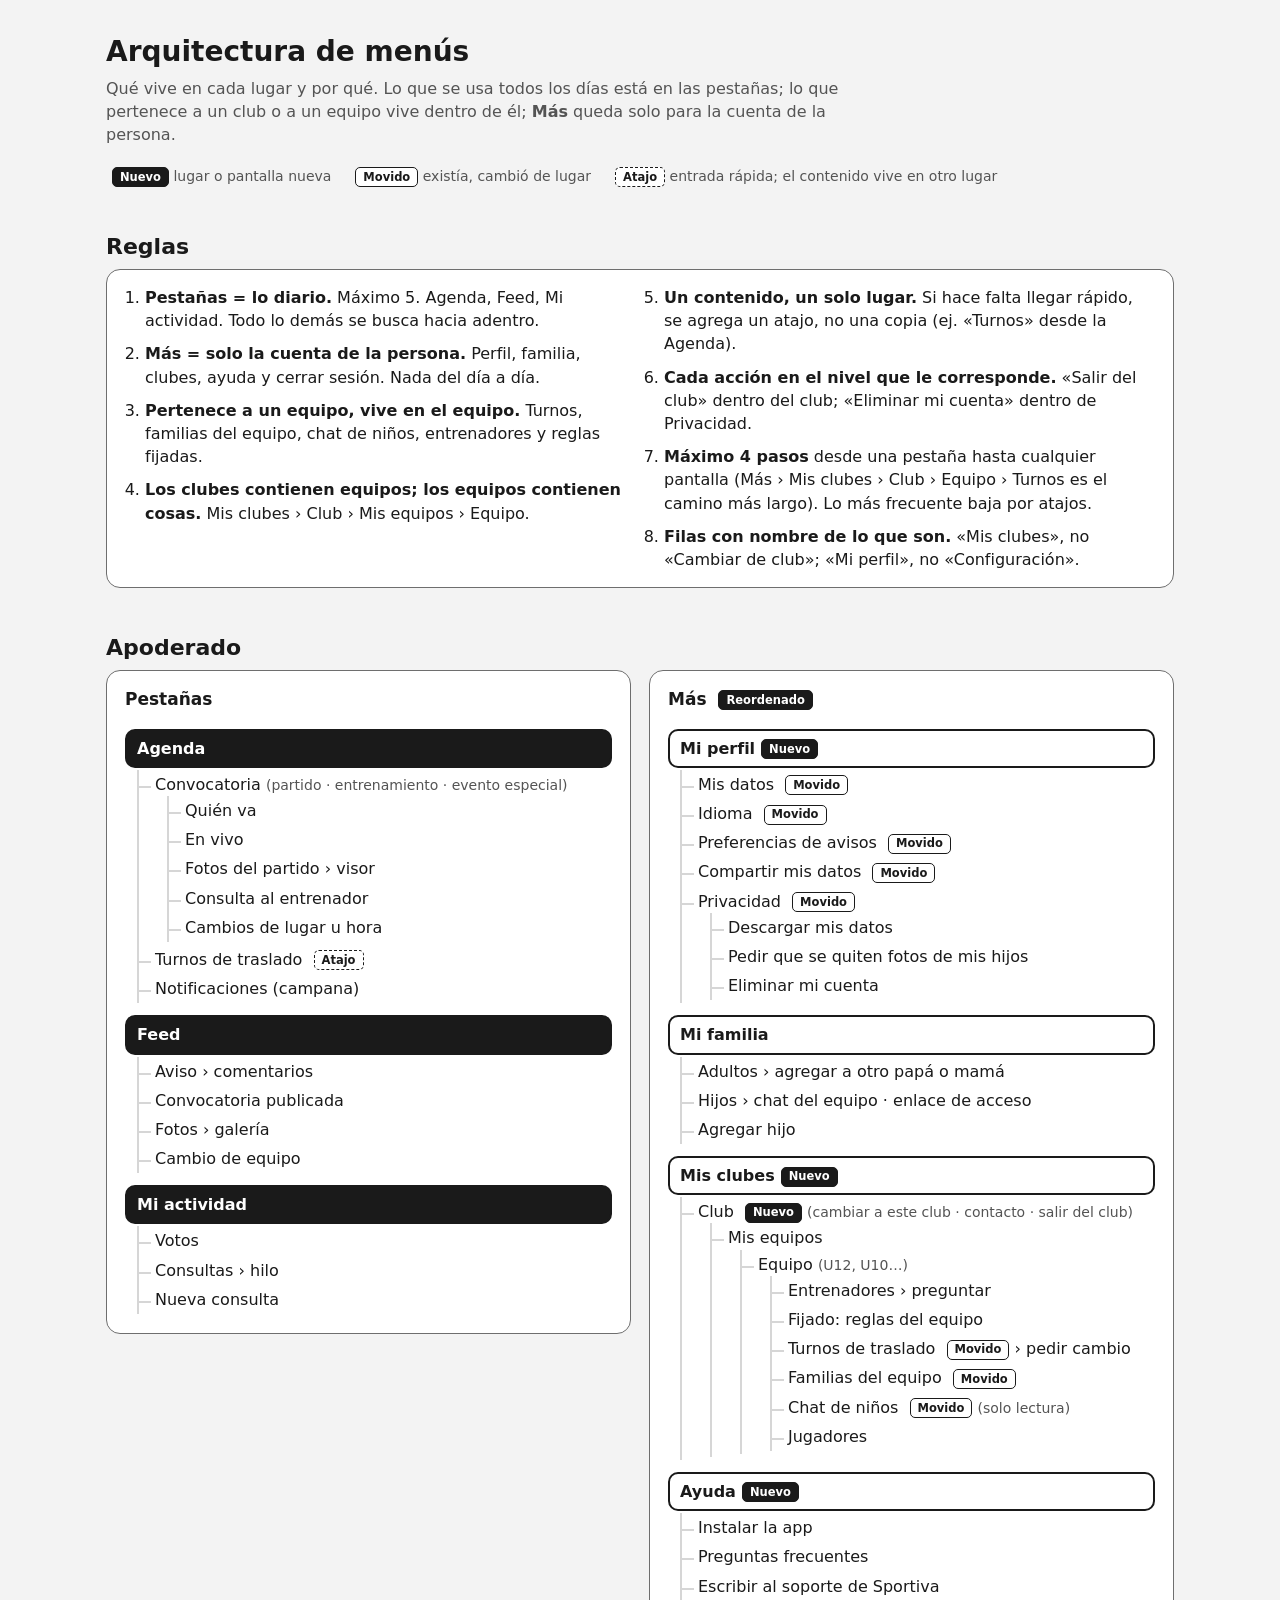
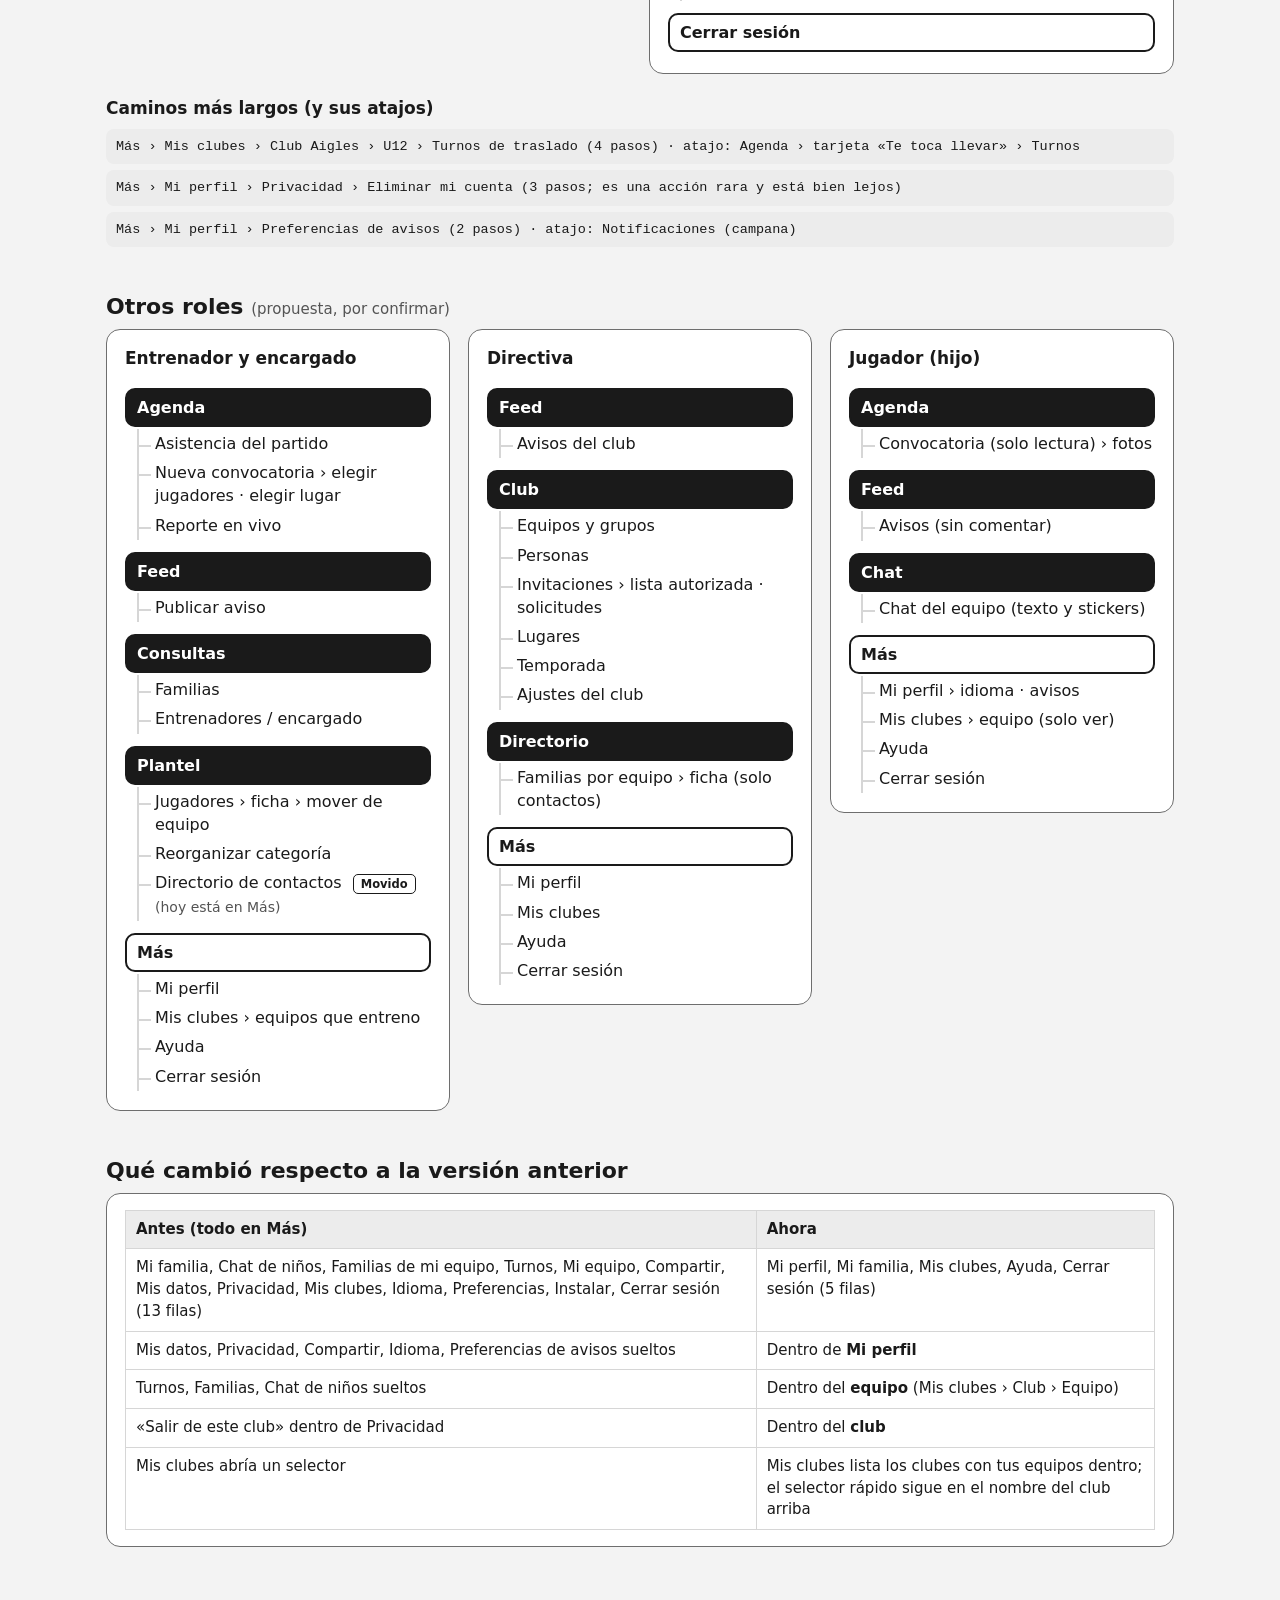
<file: docs/wireframes/arquitectura.html>
<!doctype html>
<html lang="es">
<head>
<meta charset="utf-8">
<meta name="viewport" content="width=device-width, initial-scale=1">
<title>Sportiva · arquitectura de menús</title>
<style>
:root{--ink:#1a1a1a;--ink2:#545454;--line:#6e6e6e;--fill:#ececec;--fill2:#d6d6d6;--bg:#f3f3f3}
*{box-sizing:border-box}
html{color-scheme:light}
body{margin:0;background:var(--bg);color:var(--ink);font:16px/1.45 system-ui,-apple-system,"Segoe UI",Roboto,sans-serif}
.wrap{max-width:1100px;margin:0 auto;padding:32px 16px 80px}
h1{font-size:28px;margin:0 0 4px}
h2{font-size:22px;margin:44px 0 6px}
h3{font-size:17px;margin:0 0 8px}
.sub{color:var(--ink2);margin:0 0 20px;max-width:72ch}
.box{background:#fff;border:1.5px solid var(--line);border-radius:14px;padding:16px 18px}
.reglas{columns:2 380px;column-gap:28px;padding-left:20px;margin:0}
.reglas li{margin-bottom:10px;break-inside:avoid}
.grid{display:grid;grid-template-columns:repeat(auto-fit,minmax(330px,1fr));gap:18px;align-items:start}
.tag{display:inline-flex;align-items:center;min-height:20px;padding:0 7px;border-radius:5px;font-size:11.5px;font-weight:800;margin-left:6px;vertical-align:middle;white-space:nowrap;border:1.5px solid var(--ink);background:#fff;color:var(--ink)}
.tag.n{background:var(--ink);color:#fff}
.tag.a{border-style:dashed}
ul.t,ul.t ul{list-style:none;margin:0;padding-left:0}
ul.t ul{margin-left:12px;padding-left:16px;border-left:2px solid var(--fill2)}
ul.t li{margin:0;padding:3px 0;position:relative}
ul.t ul li::before{content:"";position:absolute;left:-16px;top:16px;width:12px;border-top:2px solid var(--fill2)}
.n1>li>b{display:block;font-size:16px;padding:6px 10px;border:2px solid var(--ink);border-radius:10px;background:#fff;margin:6px 0 2px}
.n1>li>b.tabb{background:var(--ink);color:#fff}
.lv{color:var(--ink2);font-size:14px}
.leg{display:flex;flex-wrap:wrap;gap:8px 18px;font-size:14px;color:var(--ink2);margin:0 0 14px}
.path{font-family:ui-monospace,Menlo,monospace;font-size:13.5px;background:var(--fill);border-radius:8px;padding:8px 10px;margin:6px 0;overflow-x:auto;white-space:nowrap}
table{border-collapse:collapse;width:100%;font-size:15px}
th,td{border:1.5px solid var(--fill2);padding:8px 10px;text-align:left;vertical-align:top}
th{background:var(--fill)}
</style>
</head>
<body>
<div class="wrap">
<h1>Arquitectura de menús</h1>
<p class="sub">Qué vive en cada lugar y por qué. Lo que se usa todos los días está en las pestañas; lo que pertenece a un club o a un equipo vive dentro de él; <b>Más</b> queda solo para la cuenta de la persona.</p>

<div class="leg">
  <span><span class="tag n">Nuevo</span> lugar o pantalla nueva</span>
  <span><span class="tag">Movido</span> existía, cambió de lugar</span>
  <span><span class="tag a">Atajo</span> entrada rápida; el contenido vive en otro lugar</span>
</div>

<h2>Reglas</h2>
<div class="box"><ol class="reglas">
  <li><b>Pestañas = lo diario.</b> Máximo 5. Agenda, Feed, Mi actividad. Todo lo demás se busca hacia adentro.</li>
  <li><b>Más = solo la cuenta de la persona.</b> Perfil, familia, clubes, ayuda y cerrar sesión. Nada del día a día.</li>
  <li><b>Pertenece a un equipo, vive en el equipo.</b> Turnos, familias del equipo, chat de niños, entrenadores y reglas fijadas.</li>
  <li><b>Los clubes contienen equipos; los equipos contienen cosas.</b> Mis clubes › Club › Mis equipos › Equipo.</li>
  <li><b>Un contenido, un solo lugar.</b> Si hace falta llegar rápido, se agrega un atajo, no una copia (ej. «Turnos» desde la Agenda).</li>
  <li><b>Cada acción en el nivel que le corresponde.</b> «Salir del club» dentro del club; «Eliminar mi cuenta» dentro de Privacidad.</li>
  <li><b>Máximo 4 pasos</b> desde una pestaña hasta cualquier pantalla (Más › Mis clubes › Club › Equipo › Turnos es el camino más largo). Lo más frecuente baja por atajos.</li>
  <li><b>Filas con nombre de lo que son.</b> «Mis clubes», no «Cambiar de club»; «Mi perfil», no «Configuración».</li>
</ol></div>

<h2>Apoderado</h2>
<div class="grid">
 <div class="box"><h3>Pestañas</h3>
 <ul class="t n1">
  <li><b class="tabb">Agenda</b>
   <ul>
    <li>Convocatoria <span class="lv">(partido · entrenamiento · evento especial)</span>
     <ul><li>Quién va</li><li>En vivo</li><li>Fotos del partido › visor</li><li>Consulta al entrenador</li><li>Cambios de lugar u hora</li></ul></li>
    <li>Turnos de traslado <span class="tag a">Atajo</span></li>
    <li>Notificaciones (campana)</li>
   </ul></li>
  <li><b class="tabb">Feed</b>
   <ul><li>Aviso › comentarios</li><li>Convocatoria publicada</li><li>Fotos › galería</li><li>Cambio de equipo</li></ul></li>
  <li><b class="tabb">Mi actividad</b>
   <ul><li>Votos</li><li>Consultas › hilo</li><li>Nueva consulta</li></ul></li>
 </ul></div>

 <div class="box"><h3>Más <span class="tag n">Reordenado</span></h3>
 <ul class="t n1">
  <li><b>Mi perfil<span class="tag n">Nuevo</span></b>
   <ul>
    <li>Mis datos <span class="tag">Movido</span></li>
    <li>Idioma <span class="tag">Movido</span></li>
    <li>Preferencias de avisos <span class="tag">Movido</span></li>
    <li>Compartir mis datos <span class="tag">Movido</span></li>
    <li>Privacidad <span class="tag">Movido</span>
     <ul><li>Descargar mis datos</li><li>Pedir que se quiten fotos de mis hijos</li><li>Eliminar mi cuenta</li></ul></li>
   </ul></li>
  <li><b>Mi familia</b>
   <ul><li>Adultos › agregar a otro papá o mamá</li><li>Hijos › chat del equipo · enlace de acceso</li><li>Agregar hijo</li></ul></li>
  <li><b>Mis clubes<span class="tag n">Nuevo</span></b>
   <ul>
    <li>Club <span class="tag n">Nuevo</span> <span class="lv">(cambiar a este club · contacto · salir del club)</span>
     <ul>
      <li>Mis equipos
       <ul>
        <li>Equipo <span class="lv">(U12, U10…)</span>
         <ul>
          <li>Entrenadores › preguntar</li>
          <li>Fijado: reglas del equipo</li>
          <li>Turnos de traslado <span class="tag">Movido</span> › pedir cambio</li>
          <li>Familias del equipo <span class="tag">Movido</span></li>
          <li>Chat de niños <span class="tag">Movido</span> <span class="lv">(solo lectura)</span></li>
          <li>Jugadores</li>
         </ul></li>
       </ul></li>
     </ul></li>
   </ul></li>
  <li><b>Ayuda<span class="tag n">Nuevo</span></b>
   <ul><li>Instalar la app</li><li>Preguntas frecuentes</li><li>Escribir al soporte de Sportiva</li></ul></li>
  <li><b>Cerrar sesión</b></li>
 </ul></div>
</div>

<h3 style="margin-top:22px">Caminos más largos (y sus atajos)</h3>
<div class="path">Más › Mis clubes › Club Aigles › U12 › Turnos de traslado   (4 pasos)   ·   atajo: Agenda › tarjeta «Te toca llevar» › Turnos</div>
<div class="path">Más › Mi perfil › Privacidad › Eliminar mi cuenta   (3 pasos; es una acción rara y está bien lejos)</div>
<div class="path">Más › Mi perfil › Preferencias de avisos   (2 pasos)   ·   atajo: Notificaciones (campana)</div>

<h2>Otros roles <span class="lv" style="font-size:15px;font-weight:400">(propuesta, por confirmar)</span></h2>
<div class="grid">
 <div class="box"><h3>Entrenador y encargado</h3>
 <ul class="t n1">
  <li><b class="tabb">Agenda</b><ul><li>Asistencia del partido</li><li>Nueva convocatoria › elegir jugadores · elegir lugar</li><li>Reporte en vivo</li></ul></li>
  <li><b class="tabb">Feed</b><ul><li>Publicar aviso</li></ul></li>
  <li><b class="tabb">Consultas</b><ul><li>Familias</li><li>Entrenadores / encargado</li></ul></li>
  <li><b class="tabb">Plantel</b>
   <ul><li>Jugadores › ficha › mover de equipo</li><li>Reorganizar categoría</li><li>Directorio de contactos <span class="tag">Movido</span> <span class="lv">(hoy está en Más)</span></li></ul></li>
  <li><b>Más</b><ul><li>Mi perfil</li><li>Mis clubes › equipos que entreno</li><li>Ayuda</li><li>Cerrar sesión</li></ul></li>
 </ul></div>
 <div class="box"><h3>Directiva</h3>
 <ul class="t n1">
  <li><b class="tabb">Feed</b><ul><li>Avisos del club</li></ul></li>
  <li><b class="tabb">Club</b>
   <ul><li>Equipos y grupos</li><li>Personas</li><li>Invitaciones › lista autorizada · solicitudes</li><li>Lugares</li><li>Temporada</li><li>Ajustes del club</li></ul></li>
  <li><b class="tabb">Directorio</b><ul><li>Familias por equipo › ficha (solo contactos)</li></ul></li>
  <li><b>Más</b><ul><li>Mi perfil</li><li>Mis clubes</li><li>Ayuda</li><li>Cerrar sesión</li></ul></li>
 </ul></div>
 <div class="box"><h3>Jugador (hijo)</h3>
 <ul class="t n1">
  <li><b class="tabb">Agenda</b><ul><li>Convocatoria (solo lectura) › fotos</li></ul></li>
  <li><b class="tabb">Feed</b><ul><li>Avisos (sin comentar)</li></ul></li>
  <li><b class="tabb">Chat</b><ul><li>Chat del equipo (texto y stickers)</li></ul></li>
  <li><b>Más</b><ul><li>Mi perfil › idioma · avisos</li><li>Mis clubes › equipo (solo ver)</li><li>Ayuda</li><li>Cerrar sesión</li></ul></li>
 </ul></div>
</div>

<h2>Qué cambió respecto a la versión anterior</h2>
<div class="box"><table>
 <thead><tr><th>Antes (todo en Más)</th><th>Ahora</th></tr></thead>
 <tbody>
  <tr><td>Mi familia, Chat de niños, Familias de mi equipo, Turnos, Mi equipo, Compartir, Mis datos, Privacidad, Mis clubes, Idioma, Preferencias, Instalar, Cerrar sesión (13 filas)</td><td>Mi perfil, Mi familia, Mis clubes, Ayuda, Cerrar sesión (5 filas)</td></tr>
  <tr><td>Mis datos, Privacidad, Compartir, Idioma, Preferencias de avisos sueltos</td><td>Dentro de <b>Mi perfil</b></td></tr>
  <tr><td>Turnos, Familias, Chat de niños sueltos</td><td>Dentro del <b>equipo</b> (Mis clubes › Club › Equipo)</td></tr>
  <tr><td>«Salir de este club» dentro de Privacidad</td><td>Dentro del <b>club</b></td></tr>
  <tr><td>Mis clubes abría un selector</td><td>Mis clubes lista los clubes con tus equipos dentro; el selector rápido sigue en el nombre del club arriba</td></tr>
 </tbody></table></div>
</div>
</body>
</html>
</file>
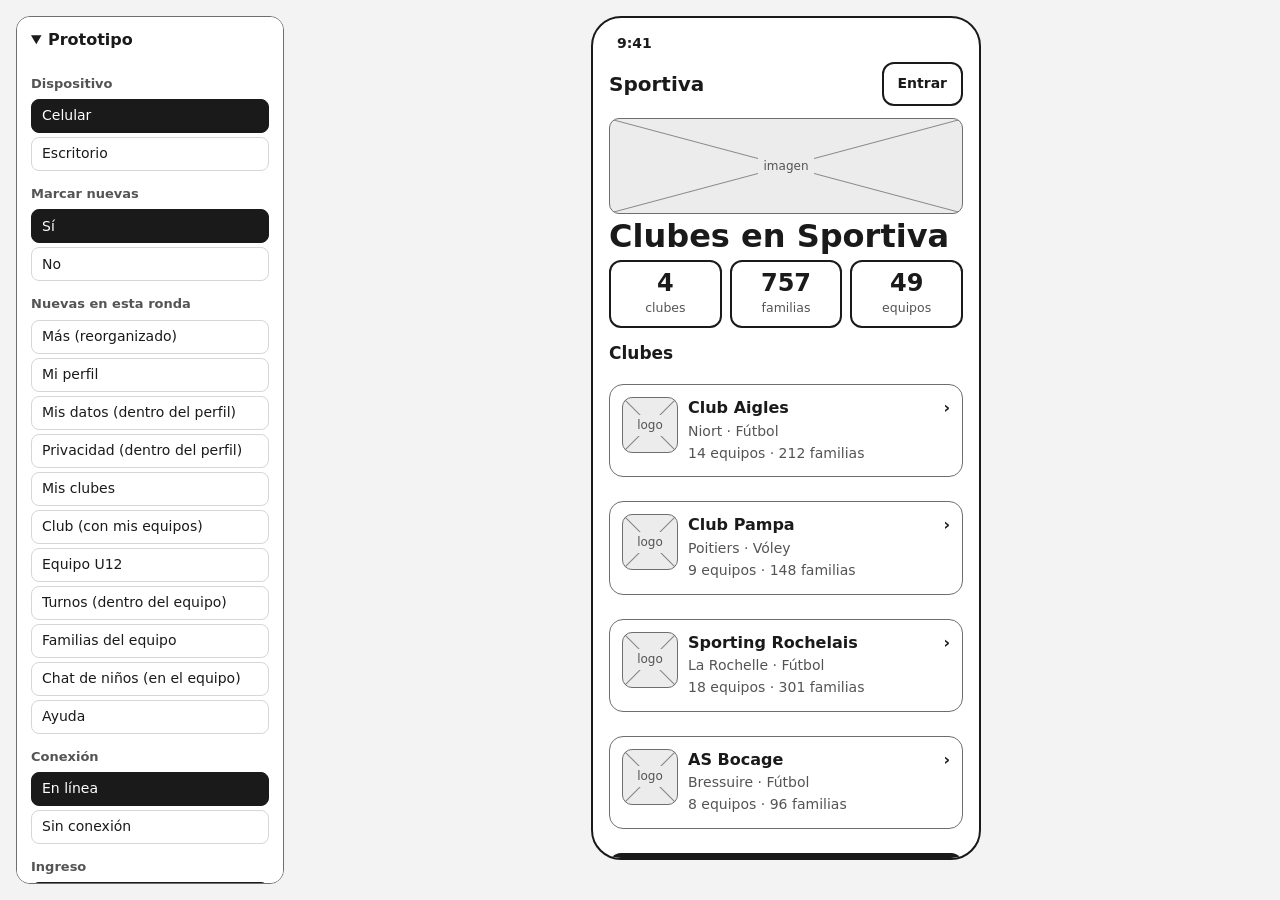
<file: docs/wireframes/prototipo.html>
<!doctype html>
<html lang="es">
<head>
<meta charset="utf-8">
<meta name="viewport" content="width=device-width, initial-scale=1">
<title>Sportiva · prototipo</title>
<style>
:root{--ink:#1a1a1a;--ink2:#545454;--line:#6e6e6e;--fill:#ececec;--fill2:#d6d6d6;--paper:#fff;--bg:#f3f3f3}
*{box-sizing:border-box}
html{color-scheme:light}
body{margin:0;background:var(--bg);color:var(--ink);font:16px/1.4 system-ui,-apple-system,"Segoe UI",Roboto,sans-serif}
button{font:inherit;color:inherit;cursor:pointer;background:none;border:0;padding:0;text-align:inherit}
input,select,textarea{font:inherit;color:inherit}
.app{display:grid;grid-template-columns:268px 1fr;gap:24px;padding:16px;min-height:100vh}
#panel{position:sticky;top:16px;align-self:start;background:#fff;border:1.5px solid var(--line);border-radius:14px;padding:12px 14px;font-size:14px;max-height:calc(100vh - 32px);overflow:auto}
#panel summary{font-weight:800;font-size:16px;cursor:pointer;min-height:32px}
#panel h5{margin:14px 0 6px;font-size:13px;color:var(--ink2);font-weight:700}
#panel button{display:block;width:100%;min-height:34px;border:1.5px solid var(--fill2);border-radius:8px;background:#fff;margin-bottom:4px;padding:0 10px}
#panel button.on{background:var(--ink);color:#fff;border-color:var(--ink)}
main{display:flex;justify-content:center;align-items:flex-start}

/* teléfono */
.phone{width:390px;height:min(844px,calc(100vh - 32px));background:var(--paper);border:2px solid var(--ink);border-radius:30px;overflow:hidden;position:relative;display:flex;flex-direction:column}
.sb{height:40px;display:flex;align-items:flex-end;justify-content:space-between;padding:0 24px 4px;font-size:14px;font-weight:600;flex:none}
.top{display:flex;align-items:center;gap:8px;min-height:52px;padding:4px 16px;flex:none}
.top h4{margin:0;font-size:20px;flex:1;line-height:1.15}
.clubline{padding:0 16px;font-size:13px;color:var(--ink2);min-height:20px;display:flex;align-items:center;gap:4px}
.clubline button{min-height:28px;font-weight:700;color:var(--ink)}
.back{min-height:44px;min-width:44px;display:inline-flex;align-items:center;font-weight:700;margin-left:-8px;padding:0 8px}
.body{padding:8px 16px 24px;flex:1;overflow:auto;position:relative}
.tabbar{display:grid;grid-auto-flow:column;grid-auto-columns:1fr;border-top:2px solid var(--ink);background:#fff;padding-bottom:10px;flex:none}
.tab{min-height:56px;display:flex;flex-direction:column;align-items:center;justify-content:center;gap:2px;font-size:12px;position:relative;text-align:center}
.tab .ico{width:22px;height:22px;border:2px solid var(--ink);border-radius:6px}
.tab.on{font-weight:800}
.tab.on .ico{background:var(--ink)}
.tab.on::before{content:"";position:absolute;top:-2px;left:20%;right:20%;height:4px;background:var(--ink)}
.badge{position:absolute;top:4px;left:calc(50% + 6px);background:var(--ink);color:#fff;border-radius:10px;min-width:20px;height:20px;font-size:12px;display:flex;align-items:center;justify-content:center;padding:0 5px}

/* piezas */
.card{border:1.5px solid var(--line);border-radius:14px;padding:12px;background:#fff;margin:12px 0}
.card.hl{border:3px solid var(--ink)}
.card.flat{background:var(--fill)}
.btn{min-height:48px;border:2px solid var(--ink);border-radius:12px;display:flex;align-items:center;justify-content:center;font-weight:700;background:#fff;padding:0 14px;text-align:center;gap:6px;font-size:15px;width:100%}
.btn.pri{background:var(--ink);color:#fff}
.btn.dis{border-style:dashed;color:#6e6e6e;font-weight:600}
.btn.sm{min-height:44px;font-size:14px}
.btn.auto{width:auto}
.grid2{display:grid;grid-template-columns:1fr 1fr;gap:8px}
.grid3{display:grid;grid-template-columns:repeat(3,1fr);gap:8px}
.chip{min-height:44px;display:inline-flex;align-items:center;padding:0 14px;border:2px solid var(--ink);border-radius:22px;font-weight:600;font-size:14px;background:#fff;white-space:nowrap}
.chip.on{background:var(--ink);color:#fff}
.chips{display:flex;flex-wrap:wrap;gap:8px;margin:8px 0}
.chips.scroll{flex-wrap:nowrap;overflow-x:auto;padding-bottom:4px}
.seg{display:grid;grid-auto-flow:column;grid-auto-columns:1fr;border:2px solid var(--ink);border-radius:12px;overflow:hidden;margin:8px 0}
.seg button{min-height:48px;display:flex;flex-direction:column;align-items:center;justify-content:center;font-size:13px;font-weight:700;border-left:2px solid var(--ink);text-align:center;line-height:1.1}
.seg button:first-child{border-left:0}
.seg button b{font-size:17px;line-height:1}
.seg .on{background:var(--ink);color:#fff}
.tag{display:inline-flex;align-items:center;gap:4px;min-height:24px;padding:0 8px;border:1.5px solid var(--ink);border-radius:6px;font-size:12.5px;font-weight:700;background:#fff;white-space:nowrap}
.tag.solid{background:var(--ink);color:#fff}
.tag.dash{border-style:dashed}
.muted{color:var(--ink2);font-size:14px}
.sm{font-size:14px}
.t{font-weight:700}
.big{font-size:32px;font-weight:800;line-height:1.05;margin:6px 0}
.h{font-size:17px;font-weight:800;margin:14px 0 6px}
.sp{display:flex;justify-content:space-between;align-items:center;gap:8px}
.m0{margin:0}
.ph{background:linear-gradient(to top right,transparent calc(50% - 1px),#8a8a8a,transparent calc(50% + 1px)),linear-gradient(to bottom right,transparent calc(50% - 1px),#8a8a8a,transparent calc(50% + 1px)),var(--fill);border:1.5px solid var(--line);border-radius:10px;display:flex;align-items:center;justify-content:center;color:var(--ink2);font-size:12px;text-align:center}
.ph span{background:var(--fill);padding:2px 6px}
.field,input.field,select.field,textarea.field{border:2px solid var(--ink);border-radius:12px;min-height:48px;padding:0 12px;background:#fff;font-size:15px;width:100%;display:block}
textarea.field{padding:10px 12px;min-height:84px;resize:none}
.lab{font-size:13.5px;font-weight:700;margin:12px 0 4px;display:block}
hr{border:0;border-top:1.5px solid var(--fill2);margin:12px 0}
.row2{display:flex;gap:10px;align-items:flex-start}
.dot{width:11px;height:11px;border:2px solid var(--ink);display:inline-block}
.dot.p{background:var(--ink)}.dot.e{border-radius:50%}.dot.s{transform:rotate(45deg)}
.lrow{display:flex;justify-content:space-between;align-items:center;gap:10px;width:100%;min-height:58px;padding:8px 0;border-bottom:1.5px solid var(--fill2)}
.lrow small{display:block;color:var(--ink2);font-size:13.5px;font-weight:400}
.lrow i{font-style:normal;font-weight:800;font-size:18px}
.tg{width:52px;height:30px;border:2px solid var(--ink);border-radius:15px;position:relative;flex:none;background:#fff}
.tg i{position:absolute;top:3px;left:3px;width:20px;height:20px;border-radius:50%;background:var(--ink);transition:left .12s}
.tg.on{background:var(--ink)}.tg.on i{left:25px;background:#fff}
.stepper{display:grid;grid-template-columns:repeat(5,1fr);gap:4px;font-size:12px;text-align:center;margin:8px 0}
.stepper div{display:flex;flex-direction:column;align-items:center;gap:4px;line-height:1.15}
.stepper i{width:20px;height:20px;border-radius:50%;border:2px solid var(--ink);display:block}
.stepper .done i{background:var(--ink)}.stepper .now i{border-width:5px}.stepper .now{font-weight:800}
.feed .it{display:flex;gap:10px;padding:10px 0;border-top:1.5px solid var(--fill2)}
.av{width:36px;height:36px;border-radius:50%;border:2px solid var(--ink);flex:none;display:flex;align-items:center;justify-content:center;font-weight:800;font-size:13px;background:#fff}
.week{display:grid;grid-template-columns:repeat(7,1fr);gap:4px;text-align:center;font-size:13px;margin:6px 0}
.week button,.week div{min-height:50px;border:1.5px solid var(--fill2);border-radius:10px;padding:3px 0;display:flex;flex-direction:column;align-items:center;gap:3px;justify-content:center}
.week .hd{border:0;min-height:24px;font-weight:700;color:var(--ink2)}
.week .sel{border:3px solid var(--ink);font-weight:800}
.week .off{border-color:transparent}
.week .dots{height:11px}
.car{display:flex;gap:10px;align-items:center;padding:10px 0;border-top:1.5px solid var(--fill2)}
.car .ico{width:36px;height:36px;border:2px solid var(--ink);border-radius:8px;display:flex;align-items:center;justify-content:center;font-size:11px;font-weight:800;flex:none}
.otp{letter-spacing:.5em;font-size:26px;font-weight:800;text-align:center}
.bub{max-width:82%;padding:10px 12px;border:1.5px solid var(--ink);border-radius:14px;margin:8px 0;font-size:15px}
.bub.yo{margin-left:auto;background:var(--ink);color:#fff}
.bub small{display:block;opacity:.75;font-size:12px;margin-bottom:2px}
.chk{width:28px;height:28px;border:2px solid var(--ink);border-radius:7px;display:flex;align-items:center;justify-content:center;font-weight:800;flex:none}
.chk.on{background:var(--ink);color:#fff}
.fab{position:absolute;right:16px;bottom:84px;z-index:1;min-height:52px;padding:0 18px;border-radius:26px;background:var(--ink);color:#fff;font-weight:700;border:2px solid var(--ink);display:flex;align-items:center;gap:6px}
.dim{position:absolute;inset:0;background:rgba(0,0,0,.55);z-index:5}
.sheet{position:absolute;left:0;right:0;bottom:0;background:#fff;border-top:2px solid var(--ink);border-radius:22px 22px 0 0;padding:10px 16px 26px;z-index:6;max-height:86%;overflow:auto}
.grab{width:44px;height:5px;border-radius:3px;background:var(--line);margin:0 auto 12px}
.toast{pointer-events:none;position:absolute;left:16px;right:16px;bottom:76px;background:var(--ink);color:#fff;border-radius:12px;padding:12px 14px;font-weight:600;font-size:14px;z-index:9;text-align:center}
.stat{border:2px solid var(--ink);border-radius:12px;padding:8px 4px;text-align:center}
.stat b{display:block;font-size:24px;line-height:1.1}
.stat span{font-size:12.5px;color:var(--ink2)}
.mark{display:inline-flex;gap:3px;height:11px;align-items:center}

.stk{border:2px dashed var(--ink);border-radius:16px;padding:16px 22px;font-weight:800;font-size:20px;display:inline-block;background:var(--fill);margin:6px 0}
.stkg{display:grid;grid-template-columns:repeat(4,1fr);gap:8px;padding:6px 0 10px}
.stkg button{min-height:60px;border:2px dashed var(--ink);border-radius:12px;font-weight:800;font-size:12.5px;background:var(--fill);padding:4px;text-align:center}
.composer{border-top:2px solid var(--ink);padding:8px 12px;background:#fff;flex:none}
.pasos{display:grid;grid-template-columns:repeat(4,1fr);gap:6px;margin:4px 0 2px}
.pasos i{height:6px;border-radius:3px;background:var(--fill2);display:block}
.pasos i.on{background:var(--ink)}
.n2{width:30px;height:30px;border-radius:50%;background:var(--ink);color:#fff;font-weight:800;display:flex;align-items:center;justify-content:center;flex:none}
.home{display:grid;grid-template-columns:repeat(4,1fr);gap:14px;padding:16px;border:2px solid var(--ink);border-radius:18px;background:var(--fill)}
.home div{display:flex;flex-direction:column;align-items:center;gap:4px;font-size:11.5px;text-align:center}
.home i{width:52px;height:52px;border-radius:13px;border:2px solid var(--ink);background:#fff;display:block}
.home .me i{background:var(--ink);box-shadow:0 0 0 4px #fff,0 0 0 6px var(--ink)}
.span{column-span:all}
.errtxt{font-weight:700;font-size:13.5px;margin-top:8px}
.desk{width:min(1180px,100%);height:min(820px,calc(100vh - 32px));background:#fff;border:2px solid var(--ink);border-radius:16px;overflow:hidden;position:relative;display:grid;grid-template-columns:190px minmax(300px,390px) 1fr;grid-template-rows:100%}
.dkn{border-right:2px solid var(--ink);display:flex;flex-direction:column;padding:14px 10px;gap:4px;min-height:0;overflow:auto;background:var(--fill)}
.dkn .brand{font-size:20px;font-weight:800;padding:2px 8px 8px}
.dkn .clubb{min-height:44px;border:2px solid var(--ink);border-radius:10px;background:#fff;padding:0 10px;font-weight:700;font-size:14px;display:flex;align-items:center;justify-content:space-between;margin-bottom:8px;width:100%}
.dkn .nv{min-height:46px;display:flex;align-items:center;gap:10px;padding:0 10px;border-radius:10px;font-weight:600;position:relative;width:100%;border:2px solid transparent}
.dkn .nv .ico{width:20px;height:20px;border:2px solid var(--ink);border-radius:5px;flex:none}
.dkn .nv.on{background:#fff;border-color:var(--ink);font-weight:800}
.dkn .nv.on .ico{background:var(--ink)}
.dkn .nv .badge{position:static;margin-left:auto}
.dkn .yo{margin-top:auto;font-size:13px;color:var(--ink2);padding:8px}
.dkc,.dkd{display:flex;flex-direction:column;min-height:0;position:relative}
.dkc{border-right:2px solid var(--ink)}
.dkh{display:flex;align-items:center;gap:8px;min-height:60px;padding:6px 16px;border-bottom:1.5px solid var(--fill2);flex:none}
.dkh h4{margin:0;font-size:20px;flex:1}
.dkc .body,.dkd .body{padding:8px 16px 24px;flex:1;overflow:auto}
.dkd .body.cols{columns:1}
.dkd .body.cols .card{break-inside:avoid}
.dkd .vacio{margin:auto;text-align:center;color:var(--ink2);padding:24px;max-width:300px}
.dkauth{grid-column:1/-1;display:flex;align-items:flex-start;justify-content:center;background:var(--fill);overflow:auto;padding:24px}
.dkcard{width:460px;max-width:100%;background:#fff;border:2px solid var(--ink);border-radius:16px;display:flex;flex-direction:column;overflow:hidden}
.dkcard .body{overflow:visible;flex:none}
.desk .sheet{left:50%;right:auto;bottom:auto;top:50%;transform:translate(-50%,-50%);width:min(460px,92%);border:2px solid var(--ink);border-radius:16px}
.desk .toast{left:50%;right:auto;transform:translateX(-50%);width:min(420px,90%);bottom:24px}
.desk .fab{bottom:20px}

.nuevo{display:inline-flex;align-items:center;min-height:20px;padding:0 7px;border-radius:5px;background:var(--ink);color:#fff;font-size:11px;font-weight:800;margin-left:6px;vertical-align:middle;white-space:nowrap}
.nuevo.mov{background:#fff;color:var(--ink);border:1.5px solid var(--ink)}
.bell{position:relative;min-width:44px;min-height:44px;border:2px solid var(--ink);border-radius:22px;display:flex;align-items:center;justify-content:center;flex:none}
.bellico{width:18px;height:18px;border:2px solid var(--ink);border-radius:9px 9px 3px 3px;display:block}
.bell .badge{position:absolute}
@media (max-width:760px){
 .app{grid-template-columns:1fr;padding:0;gap:0}
 #panel{position:static;max-height:none;border-radius:0;border-width:0 0 1.5px 0}
 .phone{width:100%;height:calc(100vh - 8px);border-radius:0;border-width:0}
}
</style>
</head>
<body>
<div class="app">
<aside id="panel"><details id="pd" open><summary>Prototipo</summary><div id="panelbody"></div></details></aside>
<main><div class="phone" id="phone"></div></main>
</div>

<script>
/* ===================== datos ===================== */
const HOY='2026-10-22';
const MES=['ene','feb','mar','abr','may','jun','jul','ago','sep','oct','nov','dic'];
const DIAS=['Dom','Lun','Mar','Mié','Jue','Vie','Sáb'];
const dt=i=>new Date(i+'T12:00:00');
const L=i=>{const d=dt(i);return DIAS[d.getDay()]+' '+d.getDate()+' '+MES[d.getMonth()]};
const edad=i=>Math.floor((dt(HOY)-dt(i))/31557600000);

const CLUBES=[
 {id:'aigles',n:'Club Aigles',c:'Niort',d:'Fútbol',eq:14,fam:212},
 {id:'pampa',n:'Club Pampa',c:'Poitiers',d:'Vóley',eq:9,fam:148},
 {id:'rochelais',n:'Sporting Rochelais',c:'La Rochelle',d:'Fútbol',eq:18,fam:301},
 {id:'bocage',n:'AS Bocage',c:'Bressuire',d:'Fútbol',eq:8,fam:96}
];
const MIS_CLUBES=['aigles','pampa'];
const EQ0={
 U13:['Mathis','Hugo','Léo','Nathan','Enzo','Tom','Noah','Jules'],
 U12:['Lucas','Tomás','Mateo','Gabriel','Louis','Raphaël','Adam','Arthur','Ethan','Paul'],
 U11A:['Nolan','Théo','Maxime','Ilan','Sacha','Yanis'],
 U11B:['Camille','Léon','Rayan','Oscar','Axel','Malo'],
 U11C:['Eliott','Gaspard','Timéo','Victor','Basile','Joseph'],
 U10:['Emma','Inès','Zoé','Chloé','Lina','Jade']
};
const HIJOS={lucas:{n:'Lucas',eq:'U12',nac:'2014-03-12'},emma:{n:'Emma',eq:'U10',nac:'2016-06-02'}};
const GN=['Marta','Luis','Sofía','Julien','Ana','Pierre','Claire','Diego','Nadia','Paul','Inés','Karim'];
const AP=['Garcia','Martin','Bernard','Dubois','Moreau','Lefèvre','Roux','Fournier','Morel','Girard'];
let _k=0;const FAM={};
Object.values(EQ0).flat().forEach(n=>{
 if(n==='Lucas'||n==='Emma'){FAM[n]=[{n:'Daniela Pérez',rel:'Madre',tel:'06 00 00 00 01',mail:'daniela@ejemplo.fr'}];return}
 const g=GN[_k%GN.length],a=AP[(_k*3)%AP.length];_k++;
 FAM[n]=[{n:g+' '+a,rel:_k%2?'Madre':'Padre',tel:'06 00 00 00 '+String(10+_k).padStart(2,'0'),mail:(g+'.'+a).toLowerCase().replace(/[éè]/g,'e').replace(/í/g,'i')+'@ejemplo.fr'}];
 if(_k%3===0)FAM[n].push({n:GN[(_k+5)%GN.length]+' '+a,rel:'Padre',tel:'06 00 00 00 '+String(50+_k).padStart(2,'0'),mail:'contacto'+_k+'@ejemplo.fr'});
});
FAM['Tomás']=[{n:'Marta Garcia',rel:'Madre',tel:'06 00 00 00 02',mail:'marta.garcia@ejemplo.fr'}];

const EV0=[
 {id:'e1',tipo:'entreno',eq:'U10',f:'2026-10-22',h:'18:00 – 19:30',lugar:'Gimnasio municipal',dir:'Rue du Stade 4, Niort'},
 {id:'e2',tipo:'partido',eq:'U12',titulo:'U12 vs Niort',f:'2026-10-24',h:'14:00',cancha:'13:15',salida:'12:30',pe:'Club',peDir:'Estacionamiento del club, portón azul',lugar:'Stade du Centre · Niort',club:'Niort FC',dir:'Rue Ejemplo 12, 79000 Niort',km:'62 km · 1 h'},
 {id:'e3',tipo:'entreno',eq:'U12',f:'2026-10-27',h:'18:00 – 19:30',lugar:'Gimnasio municipal',dir:'Rue du Stade 4, Niort'},
 {id:'e4',tipo:'especial',eq:'U12',titulo:'Stage de vacaciones',f:'2026-10-29',h:'09:00 – 17:00',lugar:'Complexe sportif · Niort',dir:'Avenue Ejemplo 8, Niort',precio:'45 €',tes:'tesoreria@aigles.fr'},
 {id:'e5',tipo:'partido',eq:'U12',titulo:'U12 vs Chauray',f:'2026-10-31',h:'15:00',cancha:'14:15',salida:'13:30',pe:'Stade municipal (Aiffres)',peDir:'Estacionamiento norte, junto a la entrada',lugar:'Stade des Pins · Chauray',club:'AS Chauray',dir:'Rue Ejemplo 3, 79180 Chauray',km:'18 km · 25 min'},
 {id:'h1',tipo:'partido',eq:'U12',titulo:'U12 vs Rochelais',f:'2026-10-18',h:'14:00',cancha:'13:15',salida:'12:30',pe:'Club',peDir:'Estacionamiento del club',lugar:'Complexe sportif · Rochelais',club:'Sporting Rochelais',dir:'Avenue Ejemplo 20, La Rochelle',km:'140 km · 1 h 40'}
];
const LUGARES=[
 {n:'Club (predeterminado)',dir:'Stade del club, Niort'},
 {n:'Gimnasio municipal',dir:'Rue du Stade 4, Niort'},
 {n:'Stade du Centre · Niort FC',dir:'Rue Ejemplo 12, 79000 Niort'},
 {n:'Complexe sportif · Rochelais',dir:'Avenue Ejemplo 20, La Rochelle'}
];
const TURNOS=[
 {f:'2026-10-24',t:'U12 vs Niort',fam:['Familia Pérez (tú)','Familia Garcia'],ev:'e2',mio:1},
 {f:'2026-10-31',t:'U12 vs Chauray',fam:['Familia Moreau','Familia Roux'],ev:'e5',mio:0},
 {f:'2026-11-07',t:'Partido por confirmar',fam:['Familia Bernard','Familia Dubois'],mio:0,tent:1},
 {f:'2026-11-14',t:'Partido por confirmar',fam:['Familia Pérez (tú)','Familia Martin'],mio:1,tent:1}
];
const ASIS0={Tomás:'voy',Mateo:'voy',Gabriel:'voy',Louis:'voy',Arthur:'voy',Raphaël:'duda',Paul:'duda',Adam:'no',Ethan:null};
const FEED0=[
 {id:'f3',t:'convo',ev:'e2',hora:'Jue 22 oct'},
 {id:'f2',t:'aviso',de:'Camila · entrenadora',eq:'U12',titulo:'Ropa perdida del sábado',txt:'Quedaron una sudadera gris y dos botellas en el vestuario. Están en la caja del club.',foto:1,hora:'Mié 21 oct',com:[{de:'Marta Garcia',t:'Creo que la sudadera es de Tomás.'}]},
 {id:'f4',t:'equipo',txt:'Nolan pasa de U11B a U11A desde el 15 nov',hora:'Mar 20 oct'},
 {id:'f5',t:'fotos',txt:'12 fotos nuevas del partido en La Rochelle',hora:'Dom 18 oct'},
 {id:'f1',t:'res',txt:'U12 3 – 1 Rochelais',hora:'Dom 18 oct'}
];
const FEEDCLUB0=[
 {id:'c2',t:'aviso',de:'Directiva',eq:'Todo el club',titulo:'Asamblea general, 14 de noviembre',txt:'Sábado 14 a las 10:00 en la sala del club. Habrá café.',hora:'Mié 21 oct',com:[]},
 {id:'c1',t:'aviso',de:'Directiva',eq:'Todo el club',titulo:'Torneo de fin de año',txt:'Ya está abierta la lista de familias voluntarias.',hora:'Lun 12 oct',com:[{de:'Julien Moreau',t:'Cuenten conmigo.'}]}
];
const ACT0=[
 {t:'voto',txt:'Lucas · Duda · Entrenamiento mar 27 oct',hora:'Mié 21 oct · 20:14'},
 {t:'voto',txt:'Emma · Voy · Entrenamiento jue 22 oct',hora:'Lun 19 oct · 09:02'},
 {t:'cons',id:'c1',txt:'¿Hay que llevar botella?',ctx:'U12 vs Rochelais',hora:'Vie 16 oct',msgs:[{de:'yo',t:'¿Hay que llevar botella?'},{de:'ot',n:'Camila',t:'Sí, y camiseta blanca.'}]}
];
const CONS0=[
 {id:'k1',n:'Familia Pérez',jug:'Lucas',ctx:'U12 vs Niort',nl:1,msgs:[{de:'ot',n:'Daniela',t:'¿Hasta qué hora estará el bus?'}]},
 {id:'k2',n:'Familia Garcia',jug:'Tomás',ctx:'Stage de vacaciones',nl:1,msgs:[{de:'ot',n:'Marta',t:'¿El stage incluye almuerzo?'}]},
 {id:'k4',n:'Familia Moreau',jug:'Hugo (U11A)',ctx:'Convocado a U13',nl:0,msgs:[{de:'ot',n:'Julien',t:'Gracias por avisar, ahí estaremos.'},{de:'yo',t:'Perfecto.'}]}
];
const CONSE0=[
 {id:'k3',n:'Pedro · entrenador U13',jug:'Hugo (U11A)',ctx:'Partido sáb 24 oct',nl:1,msgs:[{de:'ot',n:'Pedro',t:'¿Puedo convocar a Hugo al partido U13?'}]}
];
const CAMBIOS0=[{n:'Adam',v:'no',m:'Gripe',cuando:'hace 12 min'},{n:'Paul',v:'duda',m:'',cuando:'hace 1 h'}];
const LIVE0={
 antes:[],
 sinrep:[{n:'Camila (entrenadora)',h:'12:35',t:'Salimos del club. 3 autos.'}],
 vivo:[{n:'Marta',h:'14:42',t:'Cambió el regreso a 18:50. Se alargó el torneo.'},{n:'Tú',h:'14:05',t:'Comenzó el partido.'},{n:'Sofía',h:'13:40',t:'Llegamos. Hay estacionamiento frente a la cancha.',foto:1},{n:'Luis',h:'12:35',t:'Salimos del club. 3 autos.'}],
 final:[{n:'Camila (entrenadora)',h:'18:47',t:'Ya estamos en el club.'},{n:'Marta',h:'17:30',t:'Terminó. 3 – 1.'},{n:'Marta',h:'14:42',t:'Cambió el regreso a 18:50.'},{n:'Sofía',h:'13:40',t:'Llegamos.',foto:1}]
};

/* ===================== estado ===================== */
const S={
 rol:'apoderado',auth:'landing',club:'aigles',tab:'agenda',nav:[],sheet:null,toast:null,
 estado:'antes',deporte:'futbol',presente:false,avisar:false,idioma:'fr',
 EV:JSON.parse(JSON.stringify(EV0)),EQ:JSON.parse(JSON.stringify(EQ0)),
 FEED:JSON.parse(JSON.stringify(FEED0)),FEEDC:JSON.parse(JSON.stringify(FEEDCLUB0)),
 ACT:JSON.parse(JSON.stringify(ACT0)),CONS:JSON.parse(JSON.stringify(CONS0)),CONSE:JSON.parse(JSON.stringify(CONSE0)),
 CAMBIOS:JSON.parse(JSON.stringify(CAMBIOS0)),
 votos:{'e1|emma':'voy','e3|lucas':'duda'},vista:'lista',dia:HOY,hijoF:'todos',turno:true,cupo:false,inscrito:false,fotos:{e2:0,h1:12},
 eta:{act:'18:50',ant:'18:30',por:'Marta',cuando:'hace 4 min'},marc:{l:2,v:1},sets:[[25,21],[22,25],[15,12]],conf:false,extra:[],
 tg:{push:0,correo:1,hora:1,turno:1,wsp:0,sh_tel:0,sh_mail:0,pub:1,perfil:0,ch_lucas:1,ch_emma:1,exigir:1},
 asisTab:'voy',cons:'fam',consSel:null,plantelEq:'U12',dirEq:'U12',pend:{},otpOk:0,
 f:null,mover:null,filtroPers:'todos',filtroAct:'todo',tel:'',
 ajustes:{deporte:'Fútbol',idioma:'Français',zona:'Europe/Paris'},
 marcar:1,off:0,cola:[],camb2:{e2:1},turnoPed:{},notifF:'todas',pubId:'aigles',
 dev:'cel',onb:false,plat:'iphone',errMail:false,adulto:null,hijosX:[],stkOpen:false,
 INV:[
  {m:'daniela@ejemplo.fr',r:'Familia',e:'U12 · U10',s:'activo'},
  {m:'pedro@aigles.fr',r:'Entrenador',e:'U13',s:'activo'},
  {m:'marta.garcia@ejemplo.fr',r:'Familia',e:'U12',s:'invitado'},
  {m:'julien.moreau@ejemplo.fr',r:'Familia',e:'U11A',s:'autorizado'},
  {m:'claire.roux@ejemplo.fr',r:'Familia',e:'U12',s:'rebotó'}
 ],
 CHAT:[
  {n:'Tomás',t:'¿Quién va el sábado?'},{n:'Mateo',k:'¡Vamos!'},{n:'Louis',h:1},{n:'Gabriel',t:'Yo voy'},{n:'Arthur',k:'Bravo'}
 ]
};
S.NOTIFS=[
 {id:'n1',d:'Hoy',h:'14:42',k:'Hora',txt:'Cambió la hora de regreso: 18:50 (antes 18:30)',ctx:'U12 vs Niort',nl:1,go:{s:'envivo',p:{id:'e2'}}},
 {id:'n2',d:'Hoy',h:'10:12',k:'Lugar',txt:'Cambió el lugar del partido',ctx:'U12 vs Niort · Sáb 24 oct',nl:1,go:{s:'convo',p:{id:'e2'}}},
 {id:'n3',d:'Hoy',h:'09:00',k:'Turno',txt:'Te toca llevar este sábado',ctx:'Salida 12:30 desde el club',nl:1,go:{s:'turnos',p:{}}},
 {id:'n4',d:'Ayer',h:'20:10',k:'Respuesta',txt:'Camila respondió tu consulta',ctx:'¿Hay que llevar botella?',nl:0,go:{s:'hilo',p:{id:'c1',src:'act'}}},
 {id:'n5',d:'Ayer',h:'18:30',k:'Convocatoria',txt:'Nueva convocatoria: U12 vs Chauray',ctx:'Sáb 31 oct',nl:0,go:{s:'convo',p:{id:'e5'}}}
];
S.SOL=[{m:'sophie.martin@ejemplo.fr',h:'Jade · U10'},{m:'karim.b@ejemplo.fr',h:'Inés · U12'}];
const newForm=()=>({tipo:'partido',eq:'U12',sel:new Set(S.EQ.U12),f:'2026-10-31',h:'14:00',cancha:'13:15',canchaMan:0,salida:'12:30',peOpc:'club',pe:'Club',peInd:'',lugar:null,ok:false,tras:true,nota:'',tab:'U12',q:''});
S.f=newForm();

/* ===================== utilidades ===================== */
const $=s=>document.querySelector(s);
const esc=s=>String(s).replace(/[&<>"]/g,c=>({'&':'&amp;','<':'&lt;','>':'&gt;','"':'&quot;'}[c]));
const da=d=>Object.entries(d||{}).map(([k,v])=>` data-${k}="${esc(v)}"`).join('');
const tag=(t,c='')=>`<span class="tag ${c}">${t}</span>`;
const btn=(t,a,d,c='')=>`<button type="button" class="btn ${c}" data-a="${a}"${da(d)}>${t}</button>`;
const chip=(t,on,a,d)=>`<button type="button" class="chip ${on?'on':''}" data-a="${a}"${da(d)}>${t}</button>`;
const row=(t,sub,a,d,r='›')=>`<button type="button" class="lrow" data-a="${a}"${da(d)}><span><b>${t}</b>${sub?`<small>${sub}</small>`:''}</span><i>${r}</i></button>`;
const tg=k=>`<button type="button" class="tg ${S.tg[k]?'on':''}" data-a="tog" data-k="${k}" role="switch" aria-checked="${!!S.tg[k]}"><i></i></button>`;
const trow=(t,sub,k)=>`<div class="lrow"><span><b>${t}</b>${sub?`<small>${sub}</small>`:''}</span>${tg(k)}</div>`;
const ph=(t,h=90)=>`<div class="ph" style="height:${h}px"><span>${t}</span></div>`;
const fld=(id,ph_,val='',type='text')=>`<input class="field" id="${id}" type="${type}" placeholder="${ph_}" value="${esc(val)}">`;
const VT={voy:['✓','Voy'],duda:['?','Duda'],no:['✕','No voy']};
const votoTag=v=>v?tag(VT[v][0]+' '+VT[v][1],v==='voy'?'solid':''):tag('! Sin responder','dash');
const seg=(items,cur,a,extra)=>`<div class="seg">${items.map(([k,l,i])=>`<button type="button" class="${cur===k?'on':''}" data-a="${a}" data-v="${k}"${da(extra)}>${i?`<b>${i}</b>`:''}${l}</button>`).join('')}</div>`;
const isCoach=()=>S.rol==='entrenador'||S.rol==='encargado';
const clubN=()=>CLUBES.find(c=>c.id===S.club).n;
const eqDe=n=>Object.keys(S.EQ).find(e=>S.EQ[e].includes(n));
const evPor=id=>S.EV.find(e=>e.id===id);
const hijoDe=e=>Object.keys(HIJOS).find(k=>HIJOS[k].eq===e.eq);
const titulo=e=>e.titulo||((e.tipo==='entreno'?'Entrenamiento ':'Evento ')+e.eq);
const TIPO={entreno:'Entrenamiento',partido:'Partido',especial:'Evento especial',stage:'Stage'};
const evsVisibles=()=>{
 let l=S.EV.filter(e=>e.f>=HOY);
 if(S.rol==='apoderado'){l=l.filter(e=>{const k=hijoDe(e);return k&&(S.hijoF==='todos'||S.hijoF===k)})}
 else if(S.rol==='jugador'){l=l.filter(e=>e.eq==='U12')}
 else if(isCoach()){l=l.filter(e=>e.eq==='U12'||e.eq==='U13'||e.extraEq)}
 return l.sort((a,b)=>a.f.localeCompare(b.f)||a.h.localeCompare(b.h));
};
const clave=(id,h)=>id+'|'+h;
const restar=(h,m)=>{const [a,b]=h.split(':').map(Number);const t=((a*60+b-m)%1440+1440)%1440;return String(Math.floor(t/60)).padStart(2,'0')+':'+String(t%60).padStart(2,'0')};
const NW=()=>'';
const NU=()=>S.marcar?'<span class="nuevo">Nuevo</span>':'';
const MV=()=>S.marcar?'<span class="nuevo mov">Movido</span>':'';
const NUEVAS=new Set(['perfil','misClubes','clubF','ayuda']);
const MOVIDAS=new Set(['turnos','equipoF','misDatos','privacidad','idioma','notifs','compartir','familias','chat']);
const marca=n=>NUEVAS.has(n)?NU():(MOVIDAS.has(n)?MV():'');
function campana(){const n=S.NOTIFS.filter(x=>x.nl).length;return `${NW()}<button type="button" class="bell" data-a="go" data-s="bandeja" aria-label="Notificaciones"><span class="bellico"></span>${n?`<span class="badge" style="top:-4px;left:auto;right:-4px">${n}</span>`:''}</button>`}
const banner=()=>S.off?`<div class="card flat" style="margin:0 0 8px"><b>Sin conexión</b><p class="muted m0">Mostrando lo último que se descargó. Tus respuestas se enviarán cuando vuelva.</p></div>`:'';
const pasos=n=>`<div class="pasos">${[1,2,3,4].map(i=>`<i class="${i<=n?'on':''}"></i>`).join('')}</div><p class="muted" style="margin:4px 0 8px">Paso ${n} de 4</p>`;
const estadoAsis=e=>{
 const base=Object.assign({},ASIS0);
 const k=clave(e.id,'lucas');base.Lucas=S.votos[k]||null;
 (e.sel||[]).forEach(n=>{if(!(n in base))base[n]=null});
 return base;
};
function toast(m){S.toast=m;render(true);clearTimeout(toast._t);toast._t=setTimeout(()=>{S.toast=null;render(true)},2200)}

/* ===================== pantallas ===================== */
const SC={};

/* ---- acceso ---- */
SC.landing=()=>({t:'Sportiva',noBack:1,noTabs:1,right:btn('Entrar','auth',{s:'login1'},'sm auto'),body:`
 ${ph('imagen',96)}
 <p class="big">Clubes en Sportiva</p>
 <div class="grid3">
  <div class="stat"><b>${CLUBES.length}</b><span>clubes</span></div>
  <div class="stat"><b>${CLUBES.reduce((a,c)=>a+c.fam,0)}</b><span>familias</span></div>
  <div class="stat"><b>${CLUBES.reduce((a,c)=>a+c.eq,0)}</b><span>equipos</span></div>
 </div>
 <p class="h">Clubes</p>
 ${CLUBES.map(c=>`<button type="button" class="card" style="width:100%;text-align:left" data-a="verClub" data-id="${c.id}"><div class="row2"><div class="ph" style="width:56px;height:56px;flex:none"><span>logo</span></div><div style="flex:1"><b>${c.n}</b>${c.id==='aigles'?NW():''}<br><span class="muted">${c.c} · ${c.d}</span><br><span class="muted">${c.eq} equipos · ${c.fam} familias</span></div><b>›</b></div></button>`).join('')}
 <div style="margin-top:12px">${btn('Entrar','auth',{s:'login1'},'pri')}</div>`});
SC.login1=()=>({t:'',back:'auth',backS:'landing',noTabs:1,right:`<div class="chips m0">${chip('FR',S.idioma==='fr','idioma',{v:'fr'})}${chip('ES',S.idioma==='es','idioma',{v:'es'})}</div>`,body:`
 ${ph('logo',72).replace('height:72px','width:72px;height:72px')}
 <p class="big" style="margin-top:24px">Entra con tu correo</p>
 <span class="lab">Correo</span>${fld('em','tucorreo@ejemplo.fr','daniela@ejemplo.fr','email')}
 ${S.errMail?`<p class="errtxt">! Este correo no está autorizado. Pídele al club que te agregue.</p>`:''}
 <div style="margin-top:16px">${btn('Enviarme un código','enviaCodigo',{},'pri')}</div>`});
SC.login2=()=>({t:'',back:'auth',backS:'login1',noTabs:1,body:`
 <p class="big" style="margin-top:12px">Revisa tu correo</p>
 <p class="muted m0">Enviamos un código a <b>da•••@ejemplo.fr</b></p>
 <div style="margin:20px 0"><input class="field otp" id="otp" inputmode="numeric" maxlength="6" value="481357" aria-label="Código"></div>
 ${btn('Entrar','auth',{s:'clubes'},'pri')}
 <div style="margin-top:8px">${btn('Reenviar código (0:45)','noop',{},'dis sm')}</div>
 <div style="margin-top:4px">${btn('Usar otro correo','auth',{s:'login1'},'sm')}</div>`});
SC.inv_mail=()=>({t:'Correo',back:1,backS:'landing',noTabs:1,body:`
 <div class="card" style="margin-top:4px"><p class="muted m0">De: Club Aigles</p><p class="muted" style="margin:0 0 10px">Para: daniela@ejemplo.fr</p><hr>
 <p class="h m0">Daniela, el Club Aigles te invita a Sportiva</p>
 <p>Ahí verás la agenda, los avisos y los partidos de Lucas y Emma, y avisarás si van o no.</p>
 ${btn('Aceptar invitación','auth',{s:'instalar1'},'pri')}
 <p class="muted" style="margin:10px 0 0">Si no esperabas este correo, ignóralo.</p></div>`});
SC.instalar1=()=>{
 const ip=S.plat==='iphone';
 const st=ip?['Toca el botón Compartir','Elige «Agregar a pantalla de inicio»','Toca Agregar']:['Toca el menú ⋮ del navegador','Elige «Instalar app»','Confirma con Instalar'];
 return {t:'',back:1,backS:'inv_mail',noTabs:1,body:`<p class="big" style="margin-top:4px">Instala Sportiva</p><p class="muted m0">Para recibir los avisos en tu celular.</p>
 ${seg([['iphone','iPhone'],['android','Android']],S.plat,'plat')}
 ${st.map((t,i)=>`<div class="row2" style="margin:12px 0"><span class="n2">${i+1}</span><div style="flex:1"><b>${t}</b><div style="margin-top:6px">${ph(ip?'captura iPhone':'captura Android',60)}</div></div></div>`).join('')}
 ${btn('Ya la instalé','auth',{s:'instalar2'},'pri')}<div style="margin-top:6px">${btn('Continuar sin la app','sheet',{s:'sinApp'},'sm')}</div>`};
};
SC.instalar2=()=>({t:'',back:1,backS:'instalar1',noTabs:1,body:`<p class="big" style="margin-top:4px">Abre Sportiva desde tu pantalla de inicio</p>
 <div class="home" style="margin:20px 0">${['Correo','Mapas','Fotos','Reloj'].map(n=>`<div><i></i>${n}</div>`).join('')}<div class="me"><i></i><b>Sportiva</b></div>${['Notas','Música','Ajustes'].map(n=>`<div><i></i>${n}</div>`).join('')}</div>
 ${btn('Abrir la app','auth',{s:'login1'},'pri')}`});
SC.ob1=()=>({t:'Bienvenida',noTabs:1,body:`${pasos(1)}<p class="muted">El Club Aigles ya cargó a tus hijos. Revisa tus datos.</p>
 <span class="lab">Nombre</span>${fld('on','Nombre','Daniela Pérez')}<span class="lab">Teléfono</span>${fld('ot','Teléfono','06 00 00 00 01','tel')}
 <span class="lab">Idioma</span><div class="chips">${chip('Français',S.idioma==='fr','idioma',{v:'fr'})}${chip('Español',S.idioma==='es','idioma',{v:'es'})}</div>
 <div style="margin-top:16px">${btn('Continuar','auth',{s:'ob2'},'pri')}</div>`});
SC.ob2=()=>({t:'Tus hijos',back:1,backS:'ob1',noTabs:1,body:`${pasos(2)}<p class="muted">Confirma quiénes son tus hijos en el club.</p>
 ${Object.entries(HIJOS).map(([k,h])=>`<div class="card"><div class="sp"><span><b style="font-size:18px">${h.n}</b> ${tag(h.eq)}<br><span class="muted">${edad(h.nac)} años</span></span><span class="chk on">✓</span></div></div>`).join('')}
 ${btn('Agregar otro hijo','sheet',{s:'agregarHijo'},'sm')}<div style="margin-top:16px">${btn('Continuar','auth',{s:'ob3'},'pri')}</div>`});
SC.ob3=()=>({t:'Tus datos con otras familias',back:1,backS:'ob2',noTabs:1,body:`${pasos(3)}<p class="muted">Opcional. Solo lo verán las familias de tu equipo.</p>${trow('Mi teléfono','','sh_tel')}${trow('Mi correo','','sh_mail')}${trow('Aparecer en el directorio','','perfil')}<div style="margin-top:16px">${btn('Continuar','auth',{s:'ob4'},'pri')}</div>`});
SC.ob4=()=>({t:'Activa los avisos',back:1,backS:'ob3',noTabs:1,body:`${pasos(4)}
 <div class="card flat"><b>Cambios de hora de regreso</b><br><b>Recordatorio de tu turno de traslado</b><br><b>Respuestas del entrenador</b></div>
 ${S.tg.push?`<p class="t">${tag('✓ Avisos activados','solid')}</p>`:btn('Activar avisos','sheet',{s:'permisoPush'},'pri')}
 <div style="margin-top:12px">${btn('Entrar a la agenda','finOnb',{},S.tg.push?'pri':'')}</div>`});
SC.clubes=()=>({t:'¿A qué club entras?',back:'auth',backS:'login2',noTabs:1,body:`
 <p class="muted">Tu correo está en más de un club.</p>
 ${MIS_CLUBES.map(id=>{const c=CLUBES.find(x=>x.id===id);return `<button type="button" class="card" style="width:100%;text-align:left" data-a="entrarClub" data-id="${id}"><div class="row2"><div class="ph" style="width:56px;height:56px;flex:none"><span>logo</span></div><div style="flex:1"><b>${c.n}</b><br><span class="muted">${c.c} · ${id==='aigles'?'Apoderada de Lucas y Emma':'Apoderada de Camila (U9)'}</span></div><b>›</b></div></button>`}).join('')}`});

/* ---- agenda ---- */
function mesGrid(){
 const first=new Date(2026,9,1).getDay();const off=(first+6)%7;const cells=[];
 ['L','M','M','J','V','S','D'].forEach(d=>cells.push(`<div class="hd">${d}</div>`));
 for(let i=0;i<off;i++)cells.push('<div class="off"></div>');
 const evs=evsVisibles();
 for(let d=1;d<=31;d++){
  const iso='2026-10-'+String(d).padStart(2,'0');
  const es=evs.filter(e=>e.f===iso);
  const dots=es.map(e=>`<i class="dot ${e.tipo==='partido'?'p':e.tipo==='especial'?'s':'e'}"></i>`).join('');
  cells.push(`<button type="button" class="${S.dia===iso?'sel':''}" data-a="dia" data-v="${iso}"><span>${d}</span><span class="dots">${dots}</span></button>`);
 }
 return `<div class="week" style="grid-template-columns:repeat(7,1fr)">${cells.join('')}</div>`;
}
function tarjetaEv(e){
 const k=hijoDe(e),h=k?HIJOS[k].n:'';
 const v=S.votos[clave(e.id,k)]||null;
 const ro=S.rol==='jugador';
 const cab=`<div class="sp">${tag(TIPO[e.tipo],e.tipo==='partido'?'solid':'')}${S.rol==='apoderado'?tag((v?VT[v][0]+' ':'! ')+h+' · '+(v?VT[v][1]:'sin responder')+(S.cola.includes(clave(e.id,k))?' · pendiente':''),v==='voy'?'solid':(v?'':'dash')):''}${isCoach()?tag(e.eq):''}</div>`;
 const cuerpo=`<p class="t m0" style="margin-top:6px">${titulo(e)}${e.tipo==='partido'?' · '+e.h:' · '+e.h}</p><p class="muted m0">${e.tipo==='partido'?'En cancha '+e.cancha+' · Salida '+e.salida+' · '+e.pe:e.lugar}${e.extraEq?' · convoca '+e.eq:''}${S.camb2[e.id]?' · Modificada hoy':''}</p>`;
 let acc='';
 if(S.rol==='apoderado'&&e.tipo!=='especial')acc=`<div class="grid3" style="margin-top:10px">${['voy','duda','no'].map(x=>`<button type="button" class="btn sm ${v===x?'pri':''}" data-a="vote" data-id="${e.id}" data-h="${k}" data-v="${x}">${VT[x][0]} ${VT[x][1]}</button>`).join('')}</div>`;
 const abre=isCoach()?'asistencia':'convo';
 return `<div class="card" style="margin:8px 0">${cab}<button type="button" style="display:block;width:100%" data-a="go" data-s="${abre}" data-id="${e.id}">${cuerpo}</button>${acc}${!acc?`<div style="margin-top:8px">${btn('Abrir','go',{s:abre,id:e.id},'sm')}</div>`:''}</div>`;
}
SC.agenda=()=>{
 const evs=evsVisibles();
 let body='';
 if(S.rol==='apoderado'){
  body+=`<div class="chips scroll">${chip('Todos',S.hijoF==='todos','hijoF',{v:'todos'})}${Object.entries(HIJOS).map(([k,h])=>chip(h.n+' · '+h.eq,S.hijoF===k,'hijoF',{v:k})).join('')}</div>`;
  if(S.turno&&S.estado!=='final')body+=`<div class="card hl"><div class="row2"><div class="car" style="border:0;padding:0"><div class="ico">auto</div></div><div style="flex:1"><p class="h m0">Te toca llevar</p><p class="sm" style="margin:2px 0 8px">Sáb 24 oct · salida 12:30 desde el club · ${S.cupo?2:3} cupos libres</p><div class="grid2">${btn('Ver traslado','go',{s:'convo',id:'e2'},'sm')}${btn('Turnos'+NW(),'go',{s:'turnos'},'sm')}</div></div></div></div>`;
 }
 body+=seg([['lista','Lista'],['mes','Mes']],S.vista,'vista');
 if(S.vista==='mes'){
  body+=`<p class="h m0">Octubre 2026</p>${mesGrid()}<p class="muted m0"><i class="dot p"></i> partido &nbsp; <i class="dot e"></i> entrenamiento &nbsp; <i class="dot s"></i> especial</p>`;
  const del=evs.filter(e=>e.f===S.dia);
  body+=`<p class="h">${L(S.dia)}</p>${del.length?del.map(tarjetaEv).join(''):'<p class="muted">Sin eventos este día.</p>'}`;
 }else{
  const grupos={};evs.forEach(e=>(grupos[e.f]=grupos[e.f]||[]).push(e));
  body+=Object.keys(grupos).map(f=>`<p class="h" style="margin-bottom:0">${f===HOY?'Hoy · '+L(f):L(f)}</p>${grupos[f].map(tarjetaEv).join('')}`).join('');
 }
 const fab=isCoach()?`<button type="button" class="fab" data-a="nuevaConv">+ Convocatoria</button>`:'';
 return {t:'Agenda',club:1,body,fab,right:S.rol==='apoderado'?campana():''};
};

/* ---- convocatoria (familia) ---- */
function livePreview(e){
 const s=S.estado;
 if(s==='antes')return `<p class="muted m0">Todavía no empieza. Se activa 2 h antes.</p><hr><p class="t m0">Regreso estimado al club: 18:30</p><p class="muted m0">Hora tentativa del entrenador</p>`;
 if(s==='sinrep')return `<p class="t m0">Sin novedades en vivo</p><p class="muted m0">Regreso tentativo 18:30 · actualizada hace 3 h</p>`;
 if(s==='vivo')return `<p class="t m0">Regreso estimado: ${S.eta.act}</p><p class="muted m0">${S.eta.por} · ${S.eta.cuando}</p><p class="muted m0">Marcador ${marcTxt()}</p>`;
 return `<p class="t m0">Terminó · ${marcTxt()}</p><p class="muted m0">${S.conf?'Resultado confirmado':'Pendiente de confirmar por el entrenador'}</p>`;
}
function marcTxt(){return S.deporte==='futbol'?`${S.marc.l} – ${S.marc.v}`:`${S.sets.filter(s=>s[0]>s[1]).length} – ${S.sets.filter(s=>s[0]<s[1]).length} (sets)`}
function quienVa(e,h){
 const a=estadoAsis(e);const c={voy:[],duda:[],no:[],sin:[]};
 Object.entries(a).forEach(([n,v])=>c[v||'sin'].push(n));
 return c;
}
SC.convo=p=>{
 const e=evPor(p.id),k=hijoDe(e)||'lucas',h=HIJOS[k].n,v=S.votos[clave(e.id,k)]||null;
 const ro=S.rol==='jugador';
 let b=`<div class="span">${tag(TIPO[e.tipo],e.tipo==='partido'?'solid':'')} ${tag(e.eq)}${e.extraEq?' '+tag('Convocado con '+e.eq):''}
 <p class="big">${titulo(e)}</p><p class="t m0" style="font-size:18px">${L(e.f)}${e.tipo==='partido'?'':' · '+e.h}</p>
 ${e.tipo==='partido'?`<div class="grid2" style="margin-top:8px"><div class="card flat" style="margin:0"><span class="muted">En cancha</span><br><b style="font-size:26px">${e.cancha}</b></div><div class="card flat" style="margin:0"><span class="muted">Partido</span><br><b style="font-size:26px">${e.h}</b></div></div>`:''}</div>`;
 if(S.camb2[e.id]){
  b+=`<div class="card" style="border:3px dashed var(--ink)"><p class="h m0">Cambió el lugar del partido ${NW()}</p><p class="muted m0">Hoy 10:12 · Camila</p><div class="lrow" style="display:block"><span class="muted">Antes</span><br><s>Stade municipal · Niort</s></div><div class="lrow" style="display:block"><span class="muted">Ahora</span><br><b>Stade du Centre · Niort</b></div><div style="margin-top:8px">${btn('Entendido','entendido',{id:e.id},'sm')}</div></div>`;
 }
 if(e.tipo!=='especial'){
  const c=quienVa(e,k);
  b+=`<div class="card hl"><p class="h m0">${ro?'Convocatoria':'Tu respuesta'}</p>`;
  if(!ro)b+=`<p class="t sm" style="margin:8px 0 0">${h}</p>${seg([['voy','Voy','✓'],['duda','Duda','?'],['no','No voy','✕']],v,'vote',{id:e.id,h:k})}`;
  b+=`<div class="sp"><span class="sm"><b>${c.voy.length}</b> voy · <b>${c.duda.length}</b> duda · <b>${c.no.length}</b> no van · <b>${c.sin.length}</b> sin responder</span></div>
  ${chip('Ver lista',false,'go',{s:'lista',id:e.id})}</div>`;
 }else{
  b+=`<div class="card hl"><p class="h m0">Inscripción</p><p class="t" style="font-size:22px;margin:6px 0 0">${e.precio}</p><p class="muted m0">Precio informativo. No se cobra en la app.</p><p class="muted">Al inscribirte se avisa a tesorería (${e.tes}).</p>${S.inscrito?tag('✓ Lucas inscrito','solid'):btn('Inscribir a Lucas','sheet',{s:'inscribir'},'pri')}</div>`;
 }
 if(e.tipo==='partido'){
  b+=`<div class="card"><p class="h m0">A · Punto de encuentro</p><p class="t m0">${e.pe} · ${e.salida}</p><p class="muted" style="margin:0 0 8px">${e.peDir}</p>${ph('mapa del punto de encuentro',70)}<div style="margin-top:8px">${mapBtns()}</div></div>
  <div class="card"><p class="h m0">B · Lugar del partido</p><p class="t m0">${e.lugar}</p><p class="muted" style="margin:0 0 8px">Club local: ${e.club} · ${e.dir}</p>${ph('mapa con pin · '+e.km,110)}<div style="margin-top:8px">${mapBtns()}</div></div>`;
 }else{
  b+=`<div class="card"><p class="h m0">Lugar</p><p class="t m0">${e.lugar}</p><p class="muted" style="margin:0 0 8px">${e.dir}</p>${mapBtns()}</div>`;
 }
 if(e.tipo==='partido'&&!ro){
  b+=`<div class="card ${S.turno?'hl':''}"><p class="h m0">Traslado${S.turno?' · te toca llevar':''}</p>
  <div class="car"><div class="ico">tú</div><div style="flex:1"><b>Tu auto</b><br><span class="muted">Salida 12:30 · 3 de 4 cupos</span></div>${tag('tu turno','solid')}</div>
  <div class="car"><div class="ico">M</div><div style="flex:1"><b>Auto de Marta</b><br><span class="muted">Salida 12:30 · ${S.cupo?1:2} cupos libres</span></div>${S.cupo?tag('✓ Cupo pedido','solid'):`<button type="button" class="btn sm auto" data-a="cupo">Pedir cupo</button>`}</div>
  <div class="car"><div class="ico">!</div><div style="flex:1"><b>Sin auto: Ethan, Paul</b><br><span class="muted">2 jugadores sin traslado</span></div><button type="button" class="btn sm auto" data-a="noop">Ofrecer auto</button></div></div>
  <div class="card"><p class="h m0">En vivo</p>${livePreview(e)}<div class="grid2" style="margin-top:10px">${btn('Ver novedades','go',{s:'envivo',id:e.id},'sm')}${S.presente?btn('✓ Estás en la cancha','noop',{},'sm'):(S.estado==='antes'||S.estado==='final'?btn('Estoy en la cancha','noop',{},'sm dis'):btn('Estoy en la cancha','presente',{},'sm'))}</div></div>`;
 }
 if(e.tipo!=='especial'){
  const nf=S.fotos[e.id]||0;
  b+=`<div class="card"><div class="sp"><p class="h m0">Fotos del partido ${NW()}</p><span class="muted">${nf}</span></div><div class="grid3" style="margin-top:8px">${Array.from({length:Math.min(2,nf)},(_,i)=>`<button type="button" data-a="go" data-s="visor" data-id="${e.id}" data-i="${i}">${ph('foto',80)}</button>`).join('')}${ro?'':`<button type="button" class="btn" style="height:80px;border-style:dashed" data-a="sheet" data-s="subirFoto" data-id="${e.id}">+ Agregar</button>`}</div>${nf?`<div style="margin-top:8px">${btn('Ver todas · '+nf,'go',{s:'fotosEv',id:e.id},'sm')}</div>`:''}</div>`;
 }
 if(!ro){
  b+=`<div class="card"><p class="h m0">Preguntar al entrenador</p><p class="muted" style="margin:0 0 8px">Privado: lo ven los entrenadores del equipo.</p><textarea class="field" id="cq" placeholder="Escribe tu consulta…"></textarea><div style="margin-top:8px">${btn('Enviar','consulta',{id:e.id},'pri')}</div></div>`;
 }
 return {t:'',back:1,cols:1,body:b,right:'<span class="back">⋯</span>'};
};
const mapBtns=()=>`<div class="grid3">${['Maps','Waze','WhatsApp'].map(x=>btn(x,'noop',{},'sm')).join('')}</div>`;
SC.lista=p=>{
 const e=evPor(p.id),c=quienVa(e);
 const sec=(k,t)=>`<p class="h">${VT[k]?VT[k][0]+' '+t:t} · ${c[k].length}</p>${c[k].map(n=>`<div class="lrow" style="min-height:44px"><b>${n}</b><span class="muted">${eqDe(n)||''}</span></div>`).join('')||'<p class="muted">Nadie.</p>'}`;
 return {t:'Quién va',back:1,body:`<p class="muted m0">${titulo(e)} · ${L(e.f)}</p>${sec('voy','Voy')}${sec('duda','Duda')}${sec('no','No van')}${sec('sin','Sin responder')}`};
};

/* ---- en vivo ---- */
function liveItems(){return S.liveExtra.concat(LIVE0[S.estado]||[])}
S.liveExtra=[];
function marcador(reporta){
 const f=S.deporte==='futbol';
 let m=`<div class="card hl"><p class="muted m0">Marcador</p>`;
 if(f)m+=`<div class="sp"><span class="big m0">U12 ${S.marc.l} – ${S.marc.v} Niort</span></div>`;
 else m+=`<div class="sp"><span class="big m0">${S.sets.filter(s=>s[0]>s[1]).length} – ${S.sets.filter(s=>s[0]<s[1]).length}</span><span class="muted">sets</span></div><p class="muted m0">${S.sets.map((s,i)=>'Set '+(i+1)+': '+s[0]+'–'+s[1]).join(' · ')}</p>`;
 if(S.estado==='final')m+=`<p class="m0" style="margin-top:6px">${S.conf?tag('✓ Resultado confirmado','solid'):tag('Pendiente de confirmar','dash')}</p>`;
 if(reporta&&S.estado!=='final')m+=`<div style="margin-top:8px">${btn('Actualizar marcador','sheet',{s:'marcador'},'sm')}</div>`;
 if(isCoach()&&S.estado==='final'&&!S.conf)m+=`<div style="margin-top:8px">${btn('Confirmar resultado','confirmar',{},'sm pri')}</div>`;
 return m+'</div>';
}
SC.envivo=p=>{
 const e=evPor(p.id||'e2');const s=S.estado;
 const reporta=isCoach()||S.presente;
 const f=S.deporte==='futbol';
 let b=`<p class="h m0" style="font-size:22px">${titulo(e)}</p>`;
 if(s==='antes'){
  b+=`<div class="card hl"><p class="muted m0">Regreso estimado al club</p><span class="big">18:30</span><p class="muted m0">Hora tentativa del entrenador</p></div><div class="card flat"><p class="m0 t">Todavía no empieza</p><p class="muted m0">El reporte en vivo se activa 2 horas antes.</p></div>`;
  return {t:'',back:1,body:b,right:''};
 }
 if(s==='vivo')b+=`<div class="stepper"><div class="done"><i></i>En camino</div><div class="done"><i></i>En la cancha</div><div class="now"><i></i>Jugando</div><div><i></i>De vuelta</div><div><i></i>En el club</div></div>`;
 if(s==='final')b+=`<div class="stepper"><div class="done"><i></i>En camino</div><div class="done"><i></i>En la cancha</div><div class="done"><i></i>Jugando</div><div class="done"><i></i>De vuelta</div><div class="done"><i></i>En el club</div></div>`;
 if(s==='sinrep'){
  b+=`<div class="card hl"><p class="muted m0">Regreso estimado al club</p><span class="big">18:30</span><p class="muted m0">Tentativa del entrenador · actualizada hace 3 h</p></div>`;
  b+=`<div class="card flat"><p class="t m0">Nadie está reportando en vivo</p><p class="muted" style="margin:0 0 8px">Si estás en el partido, puedes avisar al resto.</p>${reporta?'':btn('Estoy en la cancha','presente',{},'sm pri')}</div>`;
 }else{
  b+=`<div class="card hl"><p class="muted m0">${s==='final'?'Llegaron al club':'Regreso estimado al club'}</p><div class="sp"><span class="big">${s==='final'?'18:47':S.eta.act}</span>${s==='vivo'&&S.eta.ant?tag('antes '+S.eta.ant,'dash'):''}</div>${s==='vivo'?`<p class="muted" style="margin:4px 0 8px">Cambiado por ${S.eta.por} · ${S.eta.cuando}</p>${reporta?btn('Cambiar hora','sheet',{s:'hora'},'sm'):`<div class="sp"><span class="sm t">Avisarme si cambia</span>${S.avisar?`<button type="button" class="tg on" data-a="avisar"><i></i></button>`:`<button type="button" class="tg" data-a="avisar"><i></i></button>`}</div>`}`:''}</div>`;
  b+=marcador(reporta);
 }
 if(reporta&&s!=='final'){
  b+=`<div class="card flat"><p class="t m0">${isCoach()?'Reportas como entrenador':'Estás en la cancha'}</p></div>`;
  const q=f?['Llegamos','Comenzó','Entretiempo','Resultado','Hay demora','Salimos de vuelta']:['Llegamos','Comenzó','Fin del set','Hay demora','Salimos de vuelta'];
  b+=`<p class="h">Publicar novedad</p><div class="chips">${q.map(x=>chip(x,false,'novedad',{t:x})).join('')}</div>
  <div class="row2" style="margin-top:6px"><input class="field" id="nv" placeholder="Escribe una novedad…" style="flex:1"><button type="button" class="btn auto" style="width:64px;padding:0" data-a="novedadTxt">Foto</button></div><div style="margin-top:8px">${btn('Publicar','novedadTxt',{},'sm pri')}</div>`;
 }
 b+=`<p class="h" style="margin-top:20px">Novedades</p><div class="feed">${liveItems().map(i=>`<div class="it"><div class="av">${i.n[0]}</div><div style="flex:1"><b>${i.n}</b> · ${i.h}<br>${i.t}${i.foto?`<div style="margin-top:6px">${ph('foto',90)}</div>`:''}</div></div>`).join('')||'<p class="muted">Todavía no hay novedades.</p>'}</div>`;
 const tagr=s==='vivo'?tag('En vivo','solid'):s==='sinrep'?tag('Sin reporte','dash'):tag('Terminado','solid');
 return {t:'',back:1,cols:1,body:b,right:tagr};
};

/* ---- feed ---- */
function itemFeed(i,club){
 const aut=`<div class="sp"><span class="t sm">${i.de||''}</span><span class="muted">${i.hora}</span></div>`;
 if(i.t==='aviso')return `<button type="button" class="card" style="display:block;width:100%;text-align:left" data-a="go" data-s="aviso" data-id="${i.id}">${aut}<p class="h" style="margin:4px 0">${i.titulo}</p><p class="m0">${i.txt}</p>${i.foto?`<div style="margin-top:8px">${ph('foto',100)}</div>`:''}<p class="muted" style="margin:8px 0 0">Comentarios: ${i.com.length}</p></button>`;
 if(i.t==='convo'){const e=evPor(i.ev);return `<div class="card">${tag('Convocatoria publicada')}<p class="h" style="margin:6px 0 0">${titulo(e)}</p><p class="muted m0">${L(e.f)} · ${e.h} · ${e.lugar}</p><div style="margin-top:8px">${btn(isCoach()?'Ver asistencia':(S.rol==='jugador'?'Ver':'Responder'),'go',{s:isCoach()?'asistencia':'convo',id:e.id},'sm')}</div></div>`}
 if(i.t==='res')return `<div class="card">${tag('Resultado','solid')}<p class="big" style="font-size:26px">${i.txt}</p><p class="muted m0">${i.hora}</p></div>`;
 if(i.t==='fotos')return `<div class="card">${tag('Fotos')}<p class="t" style="margin:6px 0">${i.txt}</p><div class="grid3">${ph('foto',70)}${ph('foto',70)}${ph('foto',70)}</div><div style="margin-top:8px">${btn('Ver fotos','go',{s:'fotosEv',id:'h1'},'sm')}</div></div>`;
 return `<div class="card flat">${tag('Cambio de equipo')}<p class="t" style="margin:6px 0 0">${i.txt}</p><p class="muted m0">${i.hora}</p></div>`;
}
SC.feed=()=>{
 const club=S.rol==='directiva';
 const l=club?S.FEEDC:S.FEED;
 const pub=(isCoach()||club)?`<div style="margin:6px 0">${btn('Publicar aviso','go',{s:'nuevoAviso'},'sm')}</div>`:'';
 return {t:club?'Feed del club':'Feed',club:1,right:S.rol==='apoderado'?campana():'',body:`${pub}${l.map(i=>itemFeed(i,club)).join('')}`};
};
SC.aviso=p=>{
 const i=[...S.FEED,...S.FEEDC].find(x=>x.id===p.id);
 return {t:'Aviso',back:1,body:`<div class="sp"><span class="t">${i.de}</span><span class="muted">${i.hora}</span></div><p class="big" style="font-size:24px">${i.titulo}</p><p>${i.txt}</p>${i.foto?ph('foto',140):''}
 <p class="h">Comentarios · ${i.com.length}</p>${i.com.map(c=>`<div class="lrow" style="display:block"><b>${c.de}</b><br>${c.t}</div>`).join('')}
 ${S.rol==='jugador'?'':`<div class="row2" style="margin-top:12px"><input class="field" id="cm" placeholder="Escribe un comentario…" style="flex:1"><button type="button" class="btn auto" style="width:96px" data-a="comentar" data-id="${i.id}">Enviar</button></div>`}`};
};
SC.nuevoAviso=()=>({t:'Nuevo aviso',back:1,body:`
 <span class="lab" style="margin-top:0">Para</span>
 <select class="field" id="na-eq">${S.rol==='directiva'?'<option>Todo el club</option>':'<option>Todo el equipo U12</option><option>U12 y U13</option><option>Jugadores específicos…</option>'}</select>
 <span class="lab">Título</span>${fld('na-t','Ropa perdida, cambio de horario…')}
 <span class="lab">Mensaje</span><textarea class="field" id="na-m" placeholder="Escribe el aviso"></textarea>
 <div style="margin-top:8px" class="grid2">${btn('Agregar foto','noop',{},'sm')}${btn('Publicar','publicarAviso',{},'pri sm')}</div>`});

/* ---- mi actividad y consultas ---- */
SC.actividad=()=>{
 const f=S.filtroAct;
 const l=S.ACT.filter(a=>f==='todo'||(f==='votos'&&a.t==='voto')||(f==='cons'&&a.t==='cons'));
 return {t:'Mi actividad',club:1,body:`<div class="chips scroll">${chip('Todo',f==='todo','fAct',{v:'todo'})}${chip('Votos',f==='votos','fAct',{v:'votos'})}${chip('Consultas',f==='cons','fAct',{v:'cons'})}</div>
 <div style="margin:6px 0">${btn('Nueva consulta'+NW(),'go',{s:'nuevaConsulta'},'sm')}</div>${l.map(a=>a.t==='voto'?`<div class="lrow" style="display:block"><span class="muted">${a.hora}</span><br>${tag('Voto')} <b>${a.txt}</b></div>`:`<button type="button" class="lrow" data-a="go" data-s="hilo" data-id="${a.id}" data-src="act"><span><span class="muted">${a.hora}</span><br>${tag('Consulta')} <b>${a.txt}</b><small>${a.ctx} · ${a.msgs[a.msgs.length-1].t}</small></span><i>›</i></button>`).join('')}`};
};
SC.hilo=p=>{
 const lst=p.src==='act'?S.ACT:(S.CONS.concat(S.CONSE));
 const k=lst.find(x=>x.id===p.id);
 const yo=isCoach()?'Tú':'Tú';
 return {t:k.n||k.txt,back:1,body:`<p class="muted m0">${k.ctx}${k.jug?' · '+k.jug:''}</p>
 ${k.msgs.map(m=>`<div class="bub ${m.de==='yo'?'yo':''}"><small>${m.de==='yo'?yo:m.n}</small>${m.t}</div>`).join('')}
 <div class="row2" style="margin-top:12px"><input class="field" id="rp" placeholder="Escribe una respuesta…" style="flex:1"><button type="button" class="btn auto" style="width:96px" data-a="responder" data-id="${p.id}" data-src="${p.src||''}">Enviar</button></div>`};
};
SC.consultas=()=>{
 const l=S.cons==='fam'?S.CONS:S.CONSE;
 const nf=S.CONS.filter(x=>x.nl).length,ne=S.CONSE.filter(x=>x.nl).length;
 return {t:'Consultas',club:1,body:`${seg([['fam','Familias · '+nf],['ent',(S.rol==='encargado'?'Entrenadores':'Encargado')+' · '+ne]],S.cons,'cTab')}
 ${l.map(k=>`<button type="button" class="lrow" data-a="go" data-s="hilo" data-id="${k.id}"><span><b>${k.n}${k.nl?' ●':''}</b><small>${k.jug} · ${k.ctx}</small><small>${k.msgs[k.msgs.length-1].t}</small></span><i>›</i></button>`).join('')}`};
};

/* ---- coach: asistencia ---- */
SC.asistencia=p=>{
 const e=evPor(p.id),a=estadoAsis(e),c={voy:[],duda:[],no:[],sin:[]};
 Object.entries(a).forEach(([n,v])=>c[v||'sin'].push(n));
 const t=S.asisTab;
 return {t:'',back:1,body:`${tag(TIPO[e.tipo],e.tipo==='partido'?'solid':'')} ${tag(e.eq)}<p class="big" style="font-size:26px">${titulo(e)}</p><p class="t m0">${L(e.f)} · ${e.h}${e.cancha?' · en cancha '+e.cancha:''}</p><p class="muted">${e.lugar}</p>
 <div class="seg">${[['voy','✓','Voy'],['duda','?','Duda'],['no','✕','No'],['sin','!','Sin resp.']].map(([k,i,l])=>`<button type="button" class="${t===k?'on':''}" data-a="aTab" data-v="${k}"><b>${i} ${c[k].length}</b>${l}</button>`).join('')}</div>
 ${c[t].map(n=>`<button type="button" class="lrow" style="min-height:48px" data-a="go" data-s="jugador" data-id="${n}"><span><b>${n}</b>${eqDe(n)!==e.eq?` ${tag(eqDe(n))}`:''}</span><i>›</i></button>`).join('')||'<p class="muted">Nadie.</p>'}
 <p class="h">Cambios recientes</p>${S.CAMBIOS.map(x=>`<div class="lrow" style="display:block;min-height:44px"><b>${x.n}</b> cambió a ${VT[x.v][1]} · ${x.cuando}${x.m?`<br><span class="muted">${x.m}</span>`:''}</div>`).join('')}
 <div style="margin-top:12px;display:grid;gap:8px">${btn('Recordar a quienes no respondieron','recordar',{},'sm')}${e.tipo==='partido'?btn('Reporte en vivo','go',{s:'envivo',id:e.id},'sm'):''}${btn('Editar convocatoria','noop',{},'sm')}</div>`};
};

/* ---- coach: crear convocatoria ---- */
SC.crear=()=>{
 const f=S.f;const total=f.sel.size;const otros=[...f.sel].filter(n=>eqDe(n)!==f.eq).length;
 const puede=f.sel.size>0&&(f.tipo!=='partido'||(f.lugar&&f.ok));
 let b=`<span class="lab" style="margin-top:0">Tipo</span>${seg([['partido','Partido'],['entreno','Entreno'],['stage','Stage'],['especial','Especial']],f.tipo,'ftipo')}
 <span class="lab">Equipo que convoca</span><select class="field" data-f="eq">${['U13','U12','U11A','U11B','U11C','U10'].map(x=>`<option ${x===f.eq?'selected':''}>${x}</option>`).join('')}</select>
 <span class="lab">Jugadores</span>
 <button type="button" class="card" style="width:100%;text-align:left;margin:4px 0" data-a="go" data-s="elegir"><div class="sp"><span><b>${total} convocados</b><br><span class="muted">${otros?otros+' de otros equipos':'Solo del equipo'}</span></span><b>Elegir ›</b></div></button>
 <span class="lab">Cuándo</span><input class="field" type="date" data-f="f" value="${f.f}">
 ${f.tipo==='partido'?`<div class="grid2"><div><span class="lab">Hora del partido</span><input class="field" type="time" data-f="h" value="${f.h}"></div><div><span class="lab">Hora en cancha</span><input class="field" type="time" data-f="cancha" value="${f.cancha}"></div></div><div class="chips" style="margin-top:8px">${[30,45,60].map(m=>chip(m===60?'1 h antes':m+' min antes',restar(f.h,m)===f.cancha,'antes',{m})).join('')}</div>`:`<span class="lab">Hora</span><input class="field" type="time" data-f="h" value="${f.h}">`}`;
 if(f.tipo==='partido'||f.tipo==='stage'){
  b+=`<div class="card"><p class="h m0">Punto de encuentro</p><div class="chips">${[['club','El club'],['partido','El lugar del partido'],['otro','Otro lugar']].map(([k,l])=>chip(l,f.peOpc===k,'peOpc',{v:k})).join('')}</div>
  <span class="lab" style="margin-top:4px">Nombre del lugar</span><input class="field" data-f="pe" value="${esc(f.pe)}" placeholder="Estadio cercano, estacionamiento…">
  <span class="lab">Indicaciones</span><input class="field" data-f="peInd" value="${esc(f.peInd)}" placeholder="Portón azul, junto a la entrada">
  <span class="lab">Hora de salida</span><input class="field" type="time" data-f="salida" value="${f.salida}"></div>`;
 }
 b+=`<div class="card hl"><p class="h m0">Lugar ${f.tipo==='partido'?'del partido *':''}</p>${f.lugar?`<p class="t" style="margin:6px 0 0">${f.lugar.n}</p><p class="muted m0">${f.lugar.dir}</p>${ph('mapa con pin',80)}<div style="margin-top:8px;display:flex;gap:8px;align-items:center"><span class="chk ${f.ok?'on':''}" data-a="okPin" role="checkbox" aria-checked="${f.ok}">${f.ok?'✓':''}</span><button type="button" class="t sm" data-a="okPin">Confirmo que este es el lugar correcto</button></div>`:'<p class="muted" style="margin:6px 0 8px">Ningún lugar elegido.</p>'}<div style="margin-top:8px">${btn(f.lugar?'Cambiar lugar':'Elegir lugar','go',{s:'lugarSel'},'sm')}</div>${f.tipo==='partido'&&(!f.lugar||!f.ok)?`<p class="t sm" style="margin:8px 0 0">! Sin ubicación confirmada no se puede publicar.</p>`:''}</div>`;
 if(f.tipo==='partido'){
  b+=`<div class="card"><div class="sp"><span class="h m0">Traslado compartido</span>${tg2('tras',f.tras)}</div>${f.tras?`<div class="car"><div class="ico">F</div><div style="flex:1"><b>Familia Pérez</b><br><span class="muted">turno de este sábado · 4 cupos</span></div>${tag('Asignado')}</div>${btn('Asignar según turnos','noop',{},'sm')}`:''}</div>`;
 }
 if(f.tipo==='especial')b+=`<span class="lab">Precio (informativo)</span>${fld('pr','45 €')}<span class="lab">Correo de inscripción</span>${fld('ci','tesoreria@aigles.fr','tesoreria@aigles.fr')}`;
 b+=`<span class="lab">Nota para las familias</span><textarea class="field" data-f="nota" placeholder="Llevar camiseta blanca y agua">${esc(f.nota)}</textarea>
 <div class="card flat"><p class="t m0">Avisar a ${total} familias</p><p class="muted m0">Notificación y correo</p></div>
 <div style="margin-top:8px">${puede?btn('Publicar convocatoria','publicar',{},'pri'):btn('Publicar convocatoria','noop',{},'dis')}</div>`;
 return {t:'Nueva convocatoria',back:1,body:b};
};
const tg2=(k,on)=>`<button type="button" class="tg ${on?'on':''}" data-a="ftras" role="switch" aria-checked="${on}"><i></i></button>`;
SC.elegir=()=>{
 const f=S.f;const eqs=Object.keys(S.EQ);
 const l=S.EQ[f.tab].filter(n=>n.toLowerCase().includes(f.q.toLowerCase()));
 const conflicto={Hugo:'Ya tiene partido ese día con U11A',Camille:'Ya tiene entrenamiento a esa hora'};
 const todos=l.every(n=>f.sel.has(n));
 return {t:'Elegir jugadores',back:1,body:`<input class="field" id="q" placeholder="Buscar jugador" value="${esc(f.q)}" data-f="q">
 <div class="chips scroll">${eqs.map(e=>{const n=S.EQ[e].filter(x=>f.sel.has(x)).length;return chip(e+(n?' · '+n:''),f.tab===e,'tabJ',{v:e})}).join('')}</div>
 <div class="sp" style="margin:4px 0"><b>${f.sel.size} convocados</b>${btn(todos?'Quitar a todo el equipo':'Marcar a todo el equipo','todoEq',{},'sm auto')}</div>
 ${l.map(n=>`<button type="button" class="lrow" style="min-height:52px" data-a="selJ" data-n="${n}"><span><b>${n}</b>${conflicto[n]&&f.sel.has(n)?`<small>! ${conflicto[n]}</small>`:`<small>${eqDe(n)}</small>`}</span><span class="chk ${f.sel.has(n)?'on':''}">${f.sel.has(n)?'✓':''}</span></button>`).join('')}
 <div style="margin-top:12px">${btn('Listo · '+f.sel.size+' convocados','back',{},'pri')}</div>`};
};
SC.lugarSel=()=>({t:'Lugar',back:1,body:`${fld('ql','Buscar lugar guardado')}<p class="h">Guardados</p>
 ${LUGARES.map((l,i)=>row(l.n,l.dir,'pickLugar',{i})).join('')}
 <div style="margin-top:12px">${btn('Nuevo lugar','go',{s:'lugarNuevo'},'sm')}</div>`});
SC.lugarNuevo=()=>({t:'Nuevo lugar',back:1,body:`<span class="lab" style="margin-top:0">Recinto</span>${fld('ln','Stade du Centre')}<span class="lab">Club local</span>${fld('lc','Niort FC')}<span class="lab">Dirección</span>${fld('ld','Rue Ejemplo 12, Niort')}
 <p class="muted" style="margin:6px 0">o pega un enlace de Google Maps o Waze</p>${fld('ll','https://maps.app.goo.gl/…')}
 <div style="margin-top:8px">${ph('mapa con pin arrastrable',120)}</div>
 <div style="margin-top:12px">${btn('Usar este lugar','guardaLugar',{},'pri')}</div>`});

/* ---- plantel, ficha, reorganizar, directorio ---- */
SC.plantel=()=>{
 const eqs=Object.keys(S.EQ);const t=S.plantelEq;
 return {t:'Plantel',club:1,body:`<div class="chips scroll">${eqs.map(e=>chip(e,t===e,'pEq',{v:e})).join('')}</div>
 ${t.startsWith('U11')?btn('Reorganizar la categoría U11','go',{s:'reorganizar'},'sm'):''}
 <p class="muted">${S.EQ[t].length} jugadores</p>
 ${S.EQ[t].map((n,i)=>`<button type="button" class="lrow" data-a="go" data-s="jugador" data-id="${n}"><span><b>${n}</b><small>Asistencia ${70+((i*7)%28)}%</small></span><i>›</i></button>`).join('')}`};
};
SC.jugador=p=>{
 const n=p.id,eq=eqDe(n)||'U12';const dir=S.rol==='directiva';
 const anio={U13:2013,U12:2014,U11A:2015,U11B:2015,U11C:2015,U10:2016}[eq]||2014;
 const nac=n==='Lucas'?'2014-03-12':n==='Emma'?'2016-06-02':anio+'-0'+(1+(n.length%8))+'-1'+(n.length%9);
 return {t:n,back:1,body:`${tag(eq)} <p class="muted" style="margin:6px 0 0">${edad(nac)} años · nació ${L(nac).slice(4)} ${nac.slice(0,4)}</p>
 <p class="h">Contactos</p>${(FAM[n]||[]).map(f=>`<div class="card"><b>${f.n}</b> <span class="muted">· ${f.rel}</span><p class="muted" style="margin:2px 0 8px">${f.tel}<br>${f.mail}</p><div class="grid3">${['Llamar','WhatsApp','Correo'].map(x=>btn(x,'toastA',{m:x+' a '+f.n},'sm')).join('')}</div></div>`).join('')}
 ${dir?'':`<p class="h">Historial de equipos</p><div class="lrow" style="display:block"><b>${eq}</b><br><span class="muted">desde sept. 2026</span></div><div class="lrow" style="display:block"><b>${eq==='U12'?'U11B':'Categoría anterior'}</b><br><span class="muted">sept. 2025 – ago. 2026</span></div><div style="margin-top:12px">${btn('Mover de equipo','sheet',{s:'mover',n},'sm')}</div>`}`};
};
SC.reorganizar=()=>{
 const gs=['U11A','U11B','U11C'];const np=Object.keys(S.pend).length;
 return {t:'Reorganizar U11',back:1,body:`<p class="muted m0">Toca un jugador para moverlo.</p>
 ${gs.map(g=>`<p class="h">${g} · ${S.EQ[g].length}</p>${S.EQ[g].map(n=>`<button type="button" class="lrow" style="min-height:48px" data-a="sheet" data-s="mover" data-n="${n}"><span><b>${n}</b>${S.pend[n]?` ${tag('→ '+S.pend[n],'solid')}`:''}</span><i>⇄</i></button>`).join('')}`).join('')}
 <div style="margin-top:12px">${np?btn('Revisar y avisar · '+np+' cambios','sheet',{s:'revisar'},'pri'):btn('Sin cambios','noop',{},'dis')}</div>`};
};
SC.directorio=()=>{
 const eqs=Object.keys(S.EQ);const t=S.dirEq;
 return {t:'Directorio',club:1,body:`${fld('qd','Buscar jugador o familia')}<div class="chips scroll">${eqs.map(e=>chip(e,t===e,'dEq',{v:e})).join('')}</div>
 ${S.EQ[t].map(n=>`<button type="button" class="lrow" data-a="go" data-s="jugador" data-id="${n}"><span><b>${n}</b><small>${(FAM[n]||[]).map(f=>f.n).join(' · ')}</small></span><i>›</i></button>`).join('')}`};
};

/* ---- club (directiva) ---- */
SC.club=()=>({t:'Club',club:1,body:`
 ${row('Equipos y grupos','14 equipos · 1 temporada','go',{s:'cEquipos'})}${row('Personas','212 familias · 18 entrenadores','go',{s:'cPersonas'})}${row('Invitaciones',S.INV.filter(i=>i.s==='autorizado').length+' sin enviar · '+S.INV.length+' autorizados','go',{s:'cInvit'})}${row('Lugares','4 guardados','go',{s:'cLugares'})}${row('Temporada','2026 – 2027','go',{s:'cTemporada'})}${row('Ajustes del club','Deporte, idioma, zona horaria','go',{s:'cAjustes'})}`});
SC.cEquipos=()=>({t:'Equipos y grupos',back:1,body:`${Object.keys(S.EQ).map(e=>row(e,S.EQ[e].length+' jugadores · Camila, Pedro','noop')).join('')}<div style="margin-top:12px">${btn('Nuevo equipo','sheet',{s:'nuevoEquipo'},'sm')}</div>`});
SC.cPersonas=()=>{
 const f=S.filtroPers;
 const P=[['Camila','Entrenadora · encargada','e'],['Pedro','Entrenador','e'],['Daniela Pérez','Familia · Lucas, Emma','f'],['Marta Garcia','Familia · Tomás','f'],['Julien Moreau','Familia · Hugo','f'],['Sylvie','Directiva · presidenta','d']];
 return {t:'Personas',back:1,body:`<div class="chips scroll">${[['todos','Todos'],['e','Entrenadores'],['f','Familias'],['d','Directiva']].map(([k,l])=>chip(l,f===k,'fPers',{v:k})).join('')}</div>
 ${P.filter(p=>f==='todos'||p[2]===f).map(p=>row(p[0],p[1],'noop')).join('')}<div style="margin-top:12px">${btn('Invitar a alguien','sheet',{s:'invitar'},'sm')}</div>`};
};
SC.cLugares=()=>({t:'Lugares',back:1,body:`${LUGARES.map(l=>row(l.n,l.dir,'noop')).join('')}<div style="margin-top:12px">${btn('Nuevo lugar','go',{s:'lugarNuevo'},'sm')}</div>`});
SC.cTemporada=()=>({t:'Temporada',back:1,body:`<div class="card hl"><p class="muted m0">Temporada actual</p><p class="big m0">2026 – 2027</p><p class="muted">1 sept. 2026 – 31 ago. 2027</p></div>${btn('Cerrar y crear la siguiente','sheet',{s:'cerrarTemp'},'sm')}`});
SC.cAjustes=()=>({t:'Ajustes del club',back:1,body:`
 <span class="lab" style="margin-top:0">Deporte</span><select class="field" data-f="dep">${[['futbol','Fútbol'],['volley','Vóley'],['basquet','Básquet']].map(([k,l])=>`<option value="${k}" ${S.deporte===k?'selected':''}>${l}</option>`).join('')}</select>
 <span class="lab">Idioma por defecto</span><select class="field"><option>Français</option><option>Español</option></select>
 <span class="lab">Zona horaria</span><select class="field"><option>Europe/Paris</option></select>
 ${trow('Aparecer en la lista pública de clubes','Solo se muestran cifras','pub')}${trow('Exigir instalar la app','Para recibir avisos en el celular','exigir')}
 <span class="lab">Logo</span>${ph('logo',72)}`});

const EST={activo:['Activo','solid'],invitado:['Invitado',''],autorizado:['Autorizado','dash'],rebotó:['Rebotó','dash']};
SC.cInvit=()=>{
 const c=k=>S.INV.filter(i=>i.s===k).length;const pend=c('autorizado');
 return {t:'Invitaciones',back:1,body:`<div class="grid2"><div class="stat"><b>${S.INV.length}</b><span>autorizados</span></div><div class="stat"><b>${c('activo')}</b><span>activos</span></div></div>
 <div class="grid2" style="margin-top:8px"><div class="stat"><b>${c('invitado')}</b><span>invitados sin entrar</span></div><div class="stat"><b>${c('rebotó')}</b><span>correos rebotados</span></div></div>
 <div style="margin:12px 0;display:grid;gap:8px">${btn('Cargar lista de correos','sheet',{s:'cargarLista'},'sm')}${pend?btn('Enviar invitaciones · '+pend,'enviaInv',{},'pri'):btn('Sin invitaciones por enviar','noop',{},'dis sm')}</div>
 ${S.SOL.length?`<p class="h">Solicitudes ${NW()}</p>${S.SOL.map((x,i)=>`<div class="card"><b>${x.m}</b><p class="muted m0">${x.h}</p><div class="grid2" style="margin-top:8px">${btn('Aprobar','solOk',{i},'sm pri')}${btn('Rechazar','solNo',{i},'sm')}</div></div>`).join('')}`:''}
 ${S.INV.map((i,k)=>`<div class="lrow"><span><b>${i.m}</b><small>${i.r} · ${i.e}</small></span>${i.s==='invitado'?`<button type="button" class="btn sm auto" data-a="reenviar" data-k="${k}">Reenviar</button>`:tag(EST[i.s][0],EST[i.s][1])}</div>`).join('')}`};
};

/* ---- chat de niños ---- */
const STK=['¡Gol!','Bravo','Ánimo','Gracias','Jaja','Ok','¡Vamos!','GG','Buen partido','Hasta mañana','¿Voy?','Uf'];
SC.chat=p=>{
 const ro=S.rol!=='jugador';
 const msgs=S.CHAT.map((m,i)=>{
  if(m.h)return `<p class="muted" style="text-align:center;margin:10px 0">Mensaje oculto por un entrenador</p>`;
  const yo=m.n==='Lucas';
  return `<div style="display:flex;flex-direction:column;align-items:${yo?'flex-end':'flex-start'};margin:6px 0"><div class="sp" style="width:100%;justify-content:${yo?'flex-end':'flex-start'}"><span class="muted"><b>${m.n}</b></span>${yo?'':`<button type="button" class="back" style="min-width:44px;justify-content:center;margin:0" data-a="sheet" data-s="reportar" data-i="${i}" aria-label="Más opciones">⋯</button>`}</div>${m.k?`<span class="stk">${m.k}</span>`:`<div class="bub ${yo?'yo':''}" style="margin:2px 0;max-width:86%">${esc(m.t)}</div>`}</div>`;
 }).join('');
 const foot=ro?'':`<div class="composer">${S.stkOpen?`<div class="stkg">${STK.map(x=>`<button type="button" data-a="enviaStk" data-n="${x}">${x}</button>`).join('')}</div>`:''}<div class="row2" style="align-items:center"><button type="button" class="btn auto" style="width:52px;padding:0" data-a="stkToggle" aria-label="Stickers">☺</button><input class="field" id="ct" placeholder="Escribe un mensaje" style="flex:1"><button type="button" class="btn auto pri" style="width:84px" data-a="enviaTxt">Enviar</button></div></div>`;
 return {t:'Chat de U12',back:p.ro?1:0,club:0,foot,body:`<p class="muted m0">10 jugadores · lo moderan Camila y Pedro</p>${msgs}${ro?`<div class="card flat"><p class="muted m0">Solo lectura. Los niños escriben desde su perfil.</p></div>`:''}`};
};

/* ---- NUEVAS: turnos, bandeja, fotos, equipo, datos, club público ---- */
SC.turnos=()=>{
 const mios=TURNOS.map((x,i)=>Object.assign({i},x)).filter(x=>x.mio);
 return {t:'Turnos de traslado',back:1,body:`
 <div class="card hl"><p class="h m0">Tus turnos</p>${mios.map(x=>`<div class="car"><div class="ico">auto</div><div style="flex:1"><b>${L(x.f)}</b>${x.tent?' '+tag('Tentativo','dash'):''}<br><span class="muted">${x.t}</span></div>${S.turnoPed[x.i]?tag('Cambio pedido','dash'):`<button type="button" class="btn sm auto" data-a="sheet" data-s="cambiarTurno" data-i="${x.i}">Cambiar</button>`}</div>`).join('')}</div>
 <p class="muted">Te avisamos 48 h y 3 h antes de cada turno.</p>
 <p class="h">Rotación de U12</p>
 ${TURNOS.map(x=>`<div class="lrow" style="display:block"><div class="sp"><b>${L(x.f)}</b>${x.tent?tag('Tentativo','dash'):tag('Confirmado','solid')}</div><span class="muted">${x.t}</span><br>${x.fam.join(' · ')}${x.ev?`<div style="margin-top:6px">${btn('Ver partido','go',{s:'convo',id:x.ev},'sm')}</div>`:''}</div>`).join('')}`};
};
SC.bandeja=()=>{
 const f=S.notifF;const l=S.NOTIFS.filter(n=>f==='todas'||n.nl);
 const grupo=g=>{const li=l.filter(n=>n.d===g);return li.length?`<p class="h">${g}</p>${li.map(n=>`<button type="button" class="lrow" data-a="nAbrir" data-id="${n.id}"><span>${n.nl?'● ':''}<b>${n.txt}</b><small>${tag(n.k)} ${n.ctx} · ${n.h}</small></span><i>›</i></button>`).join('')}`:''};
 return {t:'Notificaciones',back:1,body:`<div class="chips scroll">${chip('Todas',f==='todas','nFil',{v:'todas'})}${chip('Sin leer · '+S.NOTIFS.filter(n=>n.nl).length,f==='sin','nFil',{v:'sin'})}</div>
 <div style="margin:4px 0">${btn('Marcar todo como leído','nLeer',{},'sm')}</div>${grupo('Hoy')}${grupo('Ayer')}${l.length?'':'<div class="card flat"><p class="muted m0">No tienes avisos sin leer.</p></div>'}`};
};
SC.fotosEv=p=>{
 const e=evPor(p.id);const n=S.fotos[e.id]||0;
 return {t:'Fotos',back:1,body:`<p class="muted m0">${titulo(e)} · ${L(e.f)}</p><p class="t">${n} fotos</p>
 ${n?`<div class="grid3">${Array.from({length:n},(_,i)=>`<button type="button" data-a="go" data-s="visor" data-id="${e.id}" data-i="${i}">${ph('foto',96)}</button>`).join('')}</div>`:'<div class="card flat"><p class="muted m0">Todavía no hay fotos.</p></div>'}
 ${S.rol==='jugador'?'':`<div style="margin-top:12px">${btn('Agregar foto','sheet',{s:'subirFoto',id:e.id},'pri')}</div>`}`};
};
SC.visor=p=>{
 const e=evPor(p.id);const n=S.fotos[e.id]||1;const i=+p.i;const quien=['Sofía','Marta','Luis','Camila'][i%4];
 return {t:(i+1)+' de '+n,back:1,right:`<button type="button" class="back" data-a="sheet" data-s="fotoMenu" aria-label="Más opciones">⋯</button>`,body:`${ph('foto',320)}<p class="t" style="margin:8px 0 0">Subida por ${quien}</p><p class="muted m0">${titulo(e)}</p><div class="grid2" style="margin-top:12px">${btn('‹ Anterior','visorNav',{d:-1},'sm')}${btn('Siguiente ›','visorNav',{d:1},'sm')}</div>`};
};
const CLUB_EQ={aigles:[{eq:'U12',h:'Lucas'},{eq:'U10',h:'Emma'}],pampa:[{eq:'U14 Vóley',h:'Lucas'}]};
const INFO_EQ={
 U12:{co:[['Camila','Entrenadora · encargada'],['Pedro','Entrenador']],n:10},
 U10:{co:[['Léa','Entrenadora'],['Marc','Entrenador']],n:6},
 'U14 Vóley':{co:[['Inès','Entrenadora']],n:12}
};
SC.perfil=()=>({t:'Mi perfil',back:1,body:`
 <div class="row2" style="align-items:center;margin:4px 0 8px"><div class="ph" style="width:64px;height:64px;border-radius:50%;flex:none"><span>foto</span></div><div><b style="font-size:18px">Daniela Pérez</b><br><span class="muted">daniela@ejemplo.fr</span></div></div>
 ${row('Mis datos'+MV(),'Nombre, teléfono, correo','go',{s:'misDatos'})}${row('Idioma'+MV(),S.idioma==='fr'?'Français':'Español','go',{s:'idioma'})}${row('Preferencias de avisos'+MV(),'Push, correo','go',{s:'notifs'})}
 ${S.rol==='apoderado'?`${row('Compartir mis datos'+MV(),'Con las familias de tu equipo','go',{s:'compartir'})}${row('Privacidad'+MV(),'Quién ve qué, descargar o borrar','go',{s:'privacidad'})}`:''}`});
SC.misClubes=()=>({t:'Mis clubes',back:1,body:`${MIS_CLUBES.map(id=>{const c=CLUBES.find(x=>x.id===id);const eqs=CLUB_EQ[id]||[];return `<button type="button" class="card ${S.club===id?'hl':''}" style="width:100%;text-align:left" data-a="go" data-s="clubF" data-id="${id}"><div class="row2"><div class="ph" style="width:52px;height:52px;flex:none"><span>logo</span></div><div style="flex:1"><b>${c.n}</b> ${S.club===id?tag('Activo','solid'):''}<br><span class="muted">${c.c} · ${c.d}</span><br><span class="muted">${eqs.map(x=>x.eq+' · '+x.h).join(' · ')}</span></div><b>›</b></div></button>`}).join('')}`});
SC.clubF=p=>{
 const c=CLUBES.find(x=>x.id===p.id)||CLUBES[0];const eqs=CLUB_EQ[c.id]||[];
 return {t:c.n,back:1,body:`<p class="muted m0">${c.c} · ${c.d}</p>
 ${S.club===c.id?`<p style="margin:6px 0 0">${tag('Club activo','solid')}</p>`:`<div style="margin:8px 0">${btn('Cambiar a este club','cambiaClub',{id:c.id},'sm')}</div>`}
 <p class="h">Mis equipos</p>${eqs.map(x=>row(x.eq,x.h+' · '+((INFO_EQ[x.eq]||{co:[]}).co.map(y=>y[0]).join(', ')),'go',{s:'equipoF',eq:x.eq})).join('')}
 <p class="h">Sobre el club</p><div class="lrow" style="display:block"><b>contacto@${c.id}.fr</b><br><span class="muted">${c.c}</span></div>
 <div style="margin-top:14px">${btn('Salir de este club','sheet',{s:'salirClub'},'sm')}</div>`};
};
SC.equipoF=p=>{
 const eq=p.eq||'U12';const inf=INFO_EQ[eq]||{co:[],n:0};const jug=S.EQ[eq]||[];
 return {t:eq,back:1,body:`<p class="muted m0">Temporada 2026 – 2027 · ${inf.n} jugadores</p>
 <p class="h">Entrenadores</p>${inf.co.map(([n,r])=>`<div class="lrow"><span><b>${n}</b><small>${r}</small></span><button type="button" class="btn sm auto" data-a="go" data-s="nuevaConsulta" data-para="${n}">Preguntar</button></div>`).join('')}
 <p class="h">Fijado</p><div class="card flat"><b>Reglas del equipo</b><p class="muted m0">Llegar 15 minutos antes. Avisar si no vas hasta el jueves a las 21:00.</p></div>
 <p class="h">En este equipo</p>${row('Turnos de traslado'+MV(),eq==='U12'?'Quién lleva y cuándo':'Sin turnos por ahora','go',{s:'turnos'})}${row('Familias del equipo'+MV(),'Directorio opcional','go',{s:'familias'})}${row('Chat de niños'+MV(),'Solo lectura','go',{s:'chat',ro:1})}
 ${jug.length?`<p class="h">Jugadores</p><div class="chips">${jug.map(n=>`<span class="tag">${n}</span>`).join('')}</div>`:''}`};
};
SC.ayuda=()=>({t:'Ayuda',back:1,body:`${row('Instalar la app','Para recibir avisos','sheet',{s:'instalar'})}${row('Preguntas frecuentes','','noop')}${row('Escribir al soporte de Sportiva','','toastA',{m:'Te respondemos por correo'})}`});
SC.nuevaConsulta=p=>{
 const nom=['Camila','Pedro'];if(p.para&&!nom.includes(p.para))nom.unshift(p.para);
 return {t:'Nueva consulta',back:1,body:`<span class="lab" style="margin-top:0">Para</span><select class="field" id="nc-p">${nom.map(n=>`<option ${p.para===n?'selected':''}>${n}</option>`).join('')}<option ${!p.para?'selected':''}>Camila y Pedro</option></select>
 <span class="lab">Tema</span>${fld('nc-t','Ropa, horario, lesión…')}<span class="lab">Mensaje</span><textarea class="field" id="nc-m" placeholder="Escribe tu consulta"></textarea>
 <p class="muted">Es privada: solo la ven los entrenadores.</p><div style="margin-top:8px">${btn('Enviar','enviaConsulta',{},'pri')}</div>`};
};
SC.misDatos=()=>({t:'Mis datos',back:1,body:`<span class="lab" style="margin-top:0">Nombre</span>${fld('md-n','Nombre','Daniela Pérez')}<span class="lab">Teléfono</span>${fld('md-t','Teléfono','06 00 00 00 01','tel')}
 <span class="lab">Correo</span><div class="field" style="display:flex;align-items:center;color:var(--ink2)">daniela@ejemplo.fr</div><p class="muted">Para cambiar el correo te pedimos un código.</p>
 <span class="lab">Idioma</span><div class="chips">${chip('Français',S.idioma==='fr','idioma',{v:'fr'})}${chip('Español',S.idioma==='es','idioma',{v:'es'})}</div>
 <div style="margin-top:12px">${btn('Guardar','toastC',{m:'Datos guardados'},'pri')}</div><div style="margin-top:6px">${btn('Cambiar correo','toastC',{m:'Te enviamos un código al nuevo correo'},'sm')}</div>`});
SC.privacidad=()=>({t:'Privacidad',back:1,body:`<p class="h" style="margin-top:4px">Quién ve tus datos</p>
 <div class="lrow" style="display:block"><b>Entrenadores y dirigentes del club</b><br><span class="muted">Tu nombre, teléfono y correo, y los datos de tus hijos.</span></div>
 <div class="lrow" style="display:block"><b>Otras familias de tu equipo</b><br><span class="muted">Solo lo que tú elijas compartir.</span></div>
 <div class="lrow" style="display:block"><b>Compañeros de tus hijos</b><br><span class="muted">Solo su nombre de pila, en el chat del equipo.</span></div>
 <div style="margin-top:8px">${btn('Elegir qué comparto','go',{s:'compartir'},'sm')}</div>
 <p class="h">Tus derechos</p>
 <div style="display:grid;gap:8px">${btn('Descargar mis datos','toastC',{m:'Te enviamos un correo con tus datos'},'sm')}${btn('Pedir que se quiten fotos de mis hijos','toastC',{m:'El club revisará tu pedido'},'sm')}${btn('Eliminar mi cuenta','sheet',{s:'eliminar'},'sm')}</div>`});
SC.clubPub=()=>{
 const c=CLUBES.find(x=>x.id===S.pubId)||CLUBES[0];
 return {t:c.n,back:1,backS:'landing',noTabs:1,body:`${ph('foto del club',110)}<p class="muted" style="margin:8px 0 0">${c.c} · ${c.d}</p>
 <div class="grid2" style="margin-top:8px"><div class="stat"><b>${c.eq}</b><span>equipos</span></div><div class="stat"><b>${c.fam}</b><span>familias</span></div></div>
 <p class="h">Categorías</p><div class="chips">${['U8','U10','U12','U14','U16'].map(x=>`<span class="tag">${x}</span>`).join('')}</div>
 <p class="h">Contacto</p><div class="lrow" style="display:block"><b>contacto@${c.id}.fr</b><br><span class="muted">${c.c}</span></div>
 <div style="margin-top:12px">${btn('Pedir invitación','sheet',{s:'pedirInv'},'pri')}</div><div style="margin-top:6px">${btn('Ya tengo invitación','auth',{s:'login1'},'sm')}</div>`};
};

/* ---- fotos (jugador) ---- */
SC.fotos=()=>({t:'Fotos',club:1,body:`${['U12 vs Rochelais · 18 oct','Entrenamiento · 13 oct','Stage de verano'].map(t=>`<p class="h">${t}</p><div class="grid3">${Array.from({length:6},()=>ph('foto',84)).join('')}</div>`).join('')}`});

/* ---- más ---- */
SC.mas=()=>{
 let b='';
 if(S.rol==='apoderado'){
  b+=`${row('Mi perfil'+NU(),'Daniela Pérez · daniela@ejemplo.fr','go',{s:'perfil'})}${row('Mi familia','Daniela · Lucas · Emma','go',{s:'familia'})}${row('Mis clubes'+NU(),MIS_CLUBES.map(id=>CLUBES.find(c=>c.id===id).n).join(' · '),'go',{s:'misClubes'})}${row('Ayuda'+NU(),'Instalar la app, preguntas','go',{s:'ayuda'})}`;
 }else{
  b+=`${row('Mi perfil','Datos, idioma, avisos','go',{s:'perfil'})}${isCoach()?row('Directorio de contactos','Familias de todos los equipos','go',{s:'directorio'}):''}${row('Mis clubes',clubN()+' · '+MIS_CLUBES.length+' clubes','sheet',{s:'clubs'})}${row('Ayuda','Instalar la app','go',{s:'ayuda'})}`;
 }
 b+=row('Cerrar sesión','','auth',{s:'landing'},'');
 return {t:'Más',club:1,body:b};
};
SC.familia=()=>({t:'Mi familia',back:1,body:`
 <p class="h" style="margin-top:4px">Adultos</p>
 <div class="lrow"><span><b>Daniela Pérez</b><small>Titular · daniela@ejemplo.fr</small></span>${tag('Tú','solid')}</div>
 ${S.adulto?`<div class="lrow"><span><b>${esc(S.adulto.m)}</b><small>Segundo adulto · ve lo mismo que tú</small></span>${tag('Invitado','dash')}</div>`:`<div style="margin:8px 0">${btn('Agregar a otro papá o mamá','sheet',{s:'agregarAdulto'},'sm')}</div>`}
 <p class="h">Hijos</p>
 ${Object.entries(HIJOS).map(([k,h])=>`<div class="card"><div class="sp"><span><b style="font-size:18px">${h.n}</b> ${tag(h.eq)}</span>${tag('Perfil hijo')}</div><p class="muted" style="margin:4px 0 0">${edad(h.nac)} años · solo puede ver</p>${trow('Chat del equipo','Con sus compañeros','ch_'+k)}${btn('Enlace de acceso para '+h.n,'sheet',{s:'enlaceHijo',n:h.n},'sm')}</div>`).join('')}
 ${S.hijosX.map(h=>`<div class="card"><div class="sp"><span><b style="font-size:18px">${esc(h.n)}</b> ${tag(h.eq)}</span>${tag('Pendiente del club','dash')}</div></div>`).join('')}
 ${btn('Agregar hijo','sheet',{s:'agregarHijo'},'sm')}`});
SC.idioma=()=>({t:'Idioma',back:1,body:[['fr','Français'],['es','Español']].map(([k,l])=>`<button type="button" class="lrow" data-a="idioma" data-v="${k}"><b>${l}</b><span class="chk ${S.idioma===k?'on':''}">${S.idioma===k?'✓':''}</span></button>`).join('')});
SC.notifs=()=>({t:'Preferencias de avisos',back:1,body:`${trow('Avisos en el celular','Push','push')}${trow('Correo','','correo')}${trow('Cambios de hora de regreso','','hora')}${trow('Recordatorio de mi turno','48 h y 3 h antes','turno')}${trow('Aviso por WhatsApp','Un mensaje con un enlace','wsp')}`});
SC.compartir=()=>({t:'Compartir mis datos',back:1,body:`<p class="muted">Con las familias de tu equipo.</p>${trow('Mi teléfono','','sh_tel')}${trow('Mi correo','','sh_mail')}${trow('Aparecer en el directorio','','perfil')}`});
SC.familias=()=>({t:'Familias de U12',back:1,body:`${S.EQ.U12.map((n,i)=>{const f=FAM[n][0];const t=i%3!==0;return `<div class="lrow" style="display:block"><b>${f.n}</b> <span class="muted">· ${n}</span><br><span class="muted">${t?f.tel+' · '+f.mail:'No comparte sus datos'}</span></div>`}).join('')}`});

/* ===================== hojas ===================== */
const SH={};
const enReorg=()=>S.nav.length&&S.nav[S.nav.length-1].s==='reorganizar';
SH.cambiarVoto=p=>`<p class="h" style="font-size:20px;margin-top:0">Cambiar a «${VT[p.v][1]}»</p><p style="margin:0 0 8px">Antes dijiste <b>Voy</b>. Avisaremos a los entrenadores: <b>Camila</b> y <b>Pedro</b>.</p><span class="lab">Motivo (opcional)</span>${fld('mv','Se lesionó el tobillo…')}<div style="margin-top:12px">${btn('Confirmar cambio','confirmaVoto',{id:p.id,h:p.h,v:p.v},'pri')}</div><div style="margin-top:6px">${btn('Cancelar','cerrar',{},'sm')}</div>`;
SH.clubs=()=>`<p class="h" style="margin-top:0">Mis clubes</p>${MIS_CLUBES.map(id=>`<button type="button" class="lrow" data-a="cambiaClub" data-id="${id}"><span><b>${CLUBES.find(c=>c.id===id).n}</b></span><span class="chk ${S.club===id?'on':''}">${S.club===id?'✓':''}</span></button>`).join('')}`;
SH.hora=()=>`<p class="h" style="margin-top:0">Hora estimada de regreso</p><select class="field" id="hh">${['18:20','18:30','18:40','18:50','19:00','19:10','19:20','19:30'].map(x=>`<option ${x===S.eta.act?'selected':''}>${x}</option>`).join('')}</select><div style="margin-top:12px">${btn('Guardar','guardaHora',{},'pri')}</div><div style="margin-top:6px">${btn('Cancelar','cerrar',{},'sm')}</div>`;
const step=(id,v)=>`<div class="row2" style="align-items:center;gap:8px"><button type="button" class="btn auto" style="width:48px;padding:0" data-a="step" data-id="${id}" data-d="-1">−</button><b style="font-size:24px;min-width:34px;text-align:center">${v}</b><button type="button" class="btn auto" style="width:48px;padding:0" data-a="step" data-id="${id}" data-d="1">+</button></div>`;
SH.marcador=()=>S.deporte==='futbol'?`<p class="h" style="margin-top:0">Marcador</p><div class="sp"><span class="t">U12</span>${step('l',S.marc.l)}</div><div class="sp" style="margin-top:8px"><span class="t">Niort</span>${step('v',S.marc.v)}</div><div style="margin-top:12px">${btn('Listo','cerrar',{},'pri')}</div>`
 :`<p class="h" style="margin-top:0">Marcador por sets</p>${S.sets.map((s,i)=>`<div class="sp" style="margin-top:8px"><span class="t">Set ${i+1}</span>${step('s'+i+'a',s[0])}${step('s'+i+'b',s[1])}</div>`).join('')}<div style="margin-top:12px">${btn('Listo','cerrar',{},'pri')}</div>`;
SH.instalar=()=>`<p class="h" style="margin-top:0">Instalar la app</p><div class="card"><b>iPhone</b><p class="muted m0">Compartir → Agregar a pantalla de inicio</p></div><div class="card"><b>Android</b><p class="muted m0">Menú ⋮ → Instalar app</p></div>${btn('Entendido','cerrar',{},'pri')}`;
SH.inscribir=()=>`<p class="h" style="margin-top:0">Inscribir a Lucas</p><p>Stage de vacaciones · 45 €</p><p class="muted">Se enviará un correo a tesorería. El pago se hace directo con el club.</p>${btn('Confirmar inscripción','confirmaInsc',{},'pri')}<div style="margin-top:6px">${btn('Cancelar','cerrar',{},'sm')}</div>`;
SH.mover=p=>`<p class="h" style="margin-top:0">Mover a ${p.n}</p><p class="muted m0">Ahora en ${eqDe(p.n)}</p><span class="lab">Equipo nuevo</span><select class="field" id="mvEq">${Object.keys(S.EQ).filter(e=>e!==eqDe(p.n)&&(!enReorg()||e.startsWith('U11'))).map(e=>`<option>${e}</option>`).join('')}</select><span class="lab">Desde</span><input class="field" id="mvD" type="date" value="2026-11-15">
 <div style="margin-top:12px">${S.rol==='encargado'||true?btn(p.reorg?'Agregar al cambio':'Mover y avisar','confirmaMover',{n:p.n},'pri'):''}</div><div style="margin-top:6px">${btn('Cancelar','cerrar',{},'sm')}</div>`;
SH.revisar=()=>`<p class="h" style="margin-top:0">Revisar cambios</p>${Object.entries(S.pend).map(([n,e])=>`<div class="lrow" style="min-height:44px"><span><b>${n}</b> <span class="muted">${eqDe(n)} → ${e}</span></span></div>`).join('')}<span class="lab">Mensaje a las familias</span><textarea class="field" id="msgF">Hola. Desde el 15 de noviembre hay cambios en los grupos U11. Tu hijo o hija cambia de equipo; los horarios siguen igual.</textarea><p class="muted">Se avisa también a los entrenadores y al encargado.</p>${btn('Confirmar y avisar','aplicaReorg',{},'pri')}<div style="margin-top:6px">${btn('Cancelar','cerrar',{},'sm')}</div>`;
SH.invitar=()=>`<p class="h" style="margin-top:0">Invitar a alguien</p><span class="lab">Correo</span>${fld('ic','correo@ejemplo.fr')}<span class="lab">Rol</span><select class="field"><option>Familia</option><option>Entrenador</option><option>Directiva</option></select><span class="lab">Equipo</span><select class="field">${Object.keys(S.EQ).map(e=>`<option>${e}</option>`).join('')}</select><div style="margin-top:12px">${btn('Enviar invitación','toastC',{m:'Invitación enviada'},'pri')}</div>`;
SH.nuevoEquipo=()=>`<p class="h" style="margin-top:0">Nuevo equipo</p><span class="lab">Categoría</span><select class="field"><option>U9</option><option>U11</option><option>U14</option></select><span class="lab">Grupo</span>${fld('g','A, B, C…')}<span class="lab">Entrenador</span><select class="field"><option>Camila</option><option>Pedro</option></select><div style="margin-top:12px">${btn('Crear equipo','toastC',{m:'Equipo creado'},'pri')}</div>`;
SH.cerrarTemp=()=>`<p class="h" style="margin-top:0">Cerrar la temporada</p><p>Se guarda el historial y se crea 2027 – 2028.</p><div class="lrow"><span><b>Copiar equipos y entrenadores</b></span><span class="chk on">✓</span></div><div class="lrow"><span><b>Subir a cada jugador a su categoría</b></span><span class="chk on">✓</span></div>${btn('Cerrar temporada','toastC',{m:'Temporada cerrada'},'pri')}`;

SH.sinApp=()=>`<p class="h" style="font-size:20px;margin-top:0">Sin la app</p><p>Solo recibirás los avisos por correo y tendrás que entrar con un código cada vez.</p>${btn('Volver a instalar','cerrar',{},'pri')}<div style="margin-top:6px">${btn('Continuar sin la app','sinAppOk',{},'sm')}</div>`;
SH.permisoPush=()=>`<p class="h" style="font-size:19px;margin-top:0">«Sportiva» quiere enviarte notificaciones</p><p class="muted">Avisos, sonidos e insignias.</p><div class="grid2">${btn('No permitir','pushNo',{},'sm')}${btn('Permitir','pushSi',{},'sm pri')}</div>`;
SH.agregarHijo=()=>`<p class="h" style="margin-top:0">Agregar hijo</p><span class="lab">Nombre</span>${fld('hn','Nombre')}<span class="lab">Fecha de nacimiento</span><input class="field" id="hf" type="date" value="2015-05-10"><span class="lab">Equipo</span><select class="field" id="he">${Object.keys(S.EQ).map(e=>`<option>${e}</option>`).join('')}</select><p class="muted">El club lo confirma antes de que aparezca en la agenda.</p>${btn('Enviar al club','agregaHijo',{},'pri')}`;
SH.agregarAdulto=()=>`<p class="h" style="margin-top:0">Agregar a otro papá o mamá</p><span class="lab">Correo</span>${fld('ac','correo@ejemplo.fr')}<p class="muted">Verá lo mismo que tú y podrá votar y consultar. No puede cambiar la familia.</p>${btn('Enviar invitación','agregaAdulto',{},'pri')}`;
SH.enlaceHijo=p=>`<p class="h" style="margin-top:0">Enlace para ${p.n}</p>${ph('código QR',140)}<p class="muted">${p.n} entra con este enlace y solo puede ver.</p>${btn('Copiar enlace','toastC',{m:'Enlace copiado'},'pri')}`;
SH.reportar=p=>`<p class="h" style="margin-top:0">Mensaje de ${S.CHAT[p.i].n}</p><div class="card flat">${S.CHAT[p.i].k?S.CHAT[p.i].k:esc(S.CHAT[p.i].t)}</div>${btn('Reportar este mensaje','confReporte',{},'pri')}<div style="margin-top:6px">${btn('Cancelar','cerrar',{},'sm')}</div>`;
SH.cargarLista=()=>`<p class="h" style="margin-top:0">Cargar lista de correos</p><p class="muted m0">Un correo por línea. Puedes agregar rol y equipo separados por coma.</p><textarea class="field" id="lst" style="min-height:130px;margin-top:8px">ana.dupont@ejemplo.fr, Familia, U10
luc.bernard@ejemplo.fr, Familia, U12
sin-arroba, Familia, U12
marta.garcia@ejemplo.fr, Familia, U12</textarea><div class="grid2" style="margin-top:10px">${btn('Subir CSV','noop',{},'sm')}${btn('Autorizar','autorizar',{},'pri sm')}</div>`;

SH.cambiarTurno=p=>`<p class="h" style="margin-top:0">Cambiar mi turno</p><p class="muted m0">${L(TURNOS[p.i].f)} · ${TURNOS[p.i].t}</p><span class="lab">Con quién</span><select class="field" id="ct1"><option>Pedir a todas las familias</option><option>Familia Moreau</option><option>Familia Roux</option><option>Familia Bernard</option></select><span class="lab">Motivo (opcional)</span>${fld('ct2','Viajo ese fin de semana')}<p class="muted">Camila confirma el cambio.</p>${btn('Enviar pedido','pideTurno',{i:p.i},'pri')}<div style="margin-top:6px">${btn('Cancelar','cerrar',{},'sm')}</div>`;
SH.subirFoto=p=>`<p class="h" style="margin-top:0">Agregar foto</p><p class="muted">Se achica en tu celular antes de subir.</p><div class="grid2">${btn('Cámara','subeFoto',{id:p.id},'pri')}${btn('Galería','subeFoto',{id:p.id},'')}</div>`;
SH.fotoMenu=()=>`<p class="h" style="margin-top:0">Esta foto</p>${btn('Pedir que se quite','pideQuitar',{},'pri')}<p class="muted">Un entrenador la revisa. Sirve si sale tu hijo y no quieres que se vea.</p><div style="margin-top:6px">${btn('Cancelar','cerrar',{},'sm')}</div>`;
SH.pedirInv=()=>`<p class="h" style="margin-top:0">Pedir invitación</p><span class="lab">Tu correo</span>${fld('pi-m','tucorreo@ejemplo.fr')}<span class="lab">Nombre de tu hijo o hija</span>${fld('pi-h','Nombre')}<span class="lab">Equipo</span><select class="field" id="pi-e">${['U8','U10','U12','U14','U16'].map(x=>`<option>${x}</option>`).join('')}</select><p class="muted">El club revisa tu solicitud y te avisa por correo.</p>${btn('Enviar al club','enviaSol',{},'pri')}`;
SH.salirClub=()=>`<p class="h" style="margin-top:0">Salir del Club Aigles</p><p>Tus hijos dejan de aparecer en sus equipos y dejas de recibir avisos de este club.</p>${btn('Salir del club','toastC',{m:'Saliste del Club Aigles'},'pri')}<div style="margin-top:6px">${btn('Cancelar','cerrar',{},'sm')}</div>`;
SH.eliminar=()=>`<p class="h" style="margin-top:0">Eliminar mi cuenta</p><p>Borramos tus datos y los de tus hijos en Sportiva. El club puede conservar el historial deportivo que necesite.</p>${btn('Eliminar mi cuenta','toastC',{m:'Pedido enviado. Te confirmamos por correo'},'pri')}<div style="margin-top:6px">${btn('Cancelar','cerrar',{},'sm')}</div>`;
const guardaCampos=()=>{const m={};document.querySelectorAll('#phone input[id],#phone textarea[id]').forEach(e=>{m[e.id]=e.value});return m};
const restauraCampos=m=>{Object.entries(m).forEach(([id,v])=>{const e=document.getElementById(id);if(e&&e.value!==v)e.value=v})};
/* ===================== render ===================== */
const TABS={
 apoderado:[['agenda','Agenda'],['feed','Feed'],['actividad','Mi actividad'],['mas','Más']],
 entrenador:[['agenda','Agenda'],['feed','Feed'],['consultas','Consultas'],['plantel','Plantel'],['mas','Más']],
 directiva:[['feed','Feed'],['club','Club'],['directorio','Directorio'],['mas','Más']],
 jugador:[['agenda','Agenda'],['feed','Feed'],['chat','Chat'],['mas','Más']]
};
TABS.encargado=TABS.entrenador;
function render(keep){
 if(S.dev==='pc'){renderPC(keep);return}
 const campos=keep?guardaCampos():{};
 const ph_=$('#phone');ph_.className='phone';const sc=ph_.querySelector('.body');const st=keep&&sc?sc.scrollTop:0;
 const cur=S.auth?{s:S.auth,p:{}}:(S.nav.length?S.nav[S.nav.length-1]:{s:S.tab,p:{}});
 const o=SC[cur.s](cur.p||{});
 const back=!S.auth&&S.nav.length>0||o.back&&S.auth;
 const topBack=S.auth?(o.back?`<button type="button" class="back" data-a="auth" data-s="${o.backS}">‹ Atrás</button>`:''):(S.nav.length?`<button type="button" class="back" data-a="back">‹ Atrás</button>`:'');
 const tabs=!S.auth&&!o.noTabs?`<nav class="tabbar">${TABS[S.rol].map(([k,l])=>{
  const b=(k==='feed'&&S.rol==='apoderado')?3:(k==='consultas'?S.CONS.filter(x=>x.nl).length+S.CONSE.filter(x=>x.nl).length:0);
  return `<button type="button" class="tab ${S.tab===k?'on':''}" data-a="tab" data-v="${k}"><span class="ico"></span>${l}${b?`<span class="badge">${b}</span>`:''}</button>`}).join('')}</nav>`:'';
 const club=(o.club&&!S.auth&&!S.nav.length)?`<div class="clubline"><button type="button" data-a="sheet" data-s="clubs">${clubN()} ▾</button></div>`:'';
 ph_.innerHTML=`<div class="sb"><span>9:41</span><span></span></div>${club}<div class="top">${topBack}<h4>${o.t||''}${marca(cur.s)}</h4>${o.right||''}</div><div class="body">${S.auth?'':banner()}${o.body}</div>${o.foot||''}${o.fab||''}${tabs}${overlays()}`;
 restauraCampos(campos);
 const nb=ph_.querySelector('.body');if(nb&&keep)nb.scrollTop=st;
 if(nb&&cur.s==='chat')nb.scrollTop=nb.scrollHeight;
 panel();
}
const overlays=()=>`${S.sheet?`<div class="dim" data-a="cerrar"></div><div class="sheet"><div class="grab"></div>${SH[S.sheet.s](S.sheet)}</div>`:''}${S.toast?`<div class="toast" role="status">${S.toast}</div>`:''}`;
function renderPC(keep){
 const campos=keep?guardaCampos():{};
 const ph_=$('#phone');ph_.className='desk';
 const old=[...ph_.querySelectorAll('.body')].map(x=>x.scrollTop);
 let html='';
 if(S.auth){
  const o=SC[S.auth]({});
  html=`<div class="dkauth"><div class="dkcard"><div class="top">${o.back?`<button type="button" class="back" data-a="auth" data-s="${o.backS}">‹ Atrás</button>`:''}<h4>${o.t||''}${marca(S.auth)}</h4>${o.right||''}</div><div class="body">${o.body}</div></div></div>`;
 }else{
  const root=SC[S.tab]({});
  const dn=S.nav.length?S.nav[S.nav.length-1]:null;
  const det=dn?SC[dn.s](dn.p||{}):null;
  const nav=TABS[S.rol].map(([k,l])=>{const b=(k==='feed'&&S.rol==='apoderado')?3:(k==='consultas'?S.CONS.filter(x=>x.nl).length+S.CONSE.filter(x=>x.nl).length:0);return `<button type="button" class="nv ${S.tab===k?'on':''}" data-a="tab" data-v="${k}"><span class="ico"></span>${l}${b?`<span class="badge">${b}</span>`:''}</button>`}).join('');
  html=`<nav class="dkn"><div class="brand">Sportiva</div><button type="button" class="clubb" data-a="sheet" data-s="clubs">${clubN()} <span>▾</span></button>${nav}<div class="yo">${{jugador:'Lucas',entrenador:'Pedro',encargado:'Camila',directiva:'Sylvie'}[S.rol]||'Daniela Pérez'}</div></nav>
  <section class="dkc"><div class="dkh"><h4>${root.t}</h4>${root.right||''}</div><div class="body">${banner()}${root.body}</div>${root.foot||''}${root.fab||''}</section>
  <section class="dkd">${det?`<div class="dkh">${S.nav.length>1?`<button type="button" class="back" data-a="back">‹ Atrás</button>`:`<button type="button" class="back" data-a="cerrarDet" aria-label="Cerrar">✕</button>`}<h4>${det.t||''}${marca(dn.s)}</h4>${det.right||''}</div><div class="body ${det.cols?'cols':''}">${det.body}</div>${det.foot||''}`:`<div class="vacio"><div class="ph" style="height:110px;margin-bottom:14px"><span>sin selección</span></div><b>Elige un evento, un aviso o una conversación</b></div>`}</section>`;
 }
 ph_.innerHTML=html+overlays();
 restauraCampos(campos);
 if(keep)[...ph_.querySelectorAll('.body')].forEach((x,i)=>{if(old[i]!=null)x.scrollTop=old[i]});
 if(S.tab==='chat'&&!S.auth){const b=ph_.querySelector('.dkc .body');if(b)b.scrollTop=b.scrollHeight}
 panel();
}
function panel(){
 const R=[['apoderado','Apoderado'],['entrenador','Entrenador'],['encargado','Encargado'],['directiva','Directiva'],['jugador','Jugador']];
 const J={
  apoderado:[['Convocatoria · partido','convo',{id:'e2'}],['Convocatoria · evento especial','convo',{id:'e4'}],['En vivo','envivo',{id:'e2'}],['Aviso con comentarios','aviso',{id:'f2'}],['Consulta','hilo',{id:'c1',src:'act'}],['Mi familia','familia',{}],['Chat de niños (solo lectura)','chat',{ro:1}],['Familias de mi equipo','familias',{}]],
  entrenador:[['Crear convocatoria','crear',{}],['Elegir jugadores','elegir',{}],['Asistencia del partido','asistencia',{id:'e2'}],['Ficha de jugador','jugador',{id:'Lucas'}],['Reorganizar U11','reorganizar',{}],['Directorio','directorio',{}]],
  directiva:[['Equipos','cEquipos',{}],['Personas','cPersonas',{}],['Invitaciones','cInvit',{}],['Temporada','cTemporada',{}],['Ajustes del club','cAjustes',{}]],
  jugador:[['Convocatoria (solo lectura)','convo',{id:'e2'}]]
 };J.encargado=J.entrenador;
 $('#panelbody').innerHTML=`<h5>Dispositivo</h5>${[['cel','Celular'],['pc','Escritorio']].map(([k,l])=>`<button type="button" class="${S.dev===k?'on':''}" data-a="dev" data-v="${k}">${l}</button>`).join('')}<h5>Marcar nuevas</h5>${[['si','Sí'],['no','No']].map(([k,l])=>`<button type="button" class="${(S.marcar?'si':'no')===k?'on':''}" data-a="marcar" data-v="${k}">${l}</button>`).join('')}
 <h5>Nuevas en esta ronda</h5>${[['Más (reorganizado)','mas',{}],['Mi perfil','perfil',{}],['Mis datos (dentro del perfil)','misDatos',{}],['Privacidad (dentro del perfil)','privacidad',{}],['Mis clubes','misClubes',{}],['Club (con mis equipos)','clubF',{id:'aigles'}],['Equipo U12','equipoF',{eq:'U12'}],['Turnos (dentro del equipo)','turnos',{}],['Familias del equipo','familias',{}],['Chat de niños (en el equipo)','chat',{ro:1}],['Ayuda','ayuda',{}]].map(([l,sc,pp])=>`<button type="button" data-a="jumpN" data-s="${sc}" data-p='${JSON.stringify(pp)}'>${l}</button>`).join('')}
 <h5>Conexión</h5>${[['on','En línea'],['off','Sin conexión']].map(([k,l])=>`<button type="button" class="${(S.off?'off':'on')===k?'on':''}" data-a="conexion" data-v="${k}">${l}</button>`).join('')}
 <h5>Ingreso</h5>${[['landing','Lista de clubes'],['inv_mail','Invitación (correo)'],['instalar1','Instalar la app'],['instalar2','Abrir desde inicio'],['login1','Correo'],['login2','Código'],['clubes','Elegir club'],['ob1','Bienvenida']].map(([s,l])=>`<button type="button" class="${S.auth===s?'on':''}" data-a="auth" data-s="${s}">${l}</button>`).join('')}
 <h5>Rol</h5>${R.map(([k,l])=>`<button type="button" class="${!S.auth&&S.rol===k?'on':''}" data-a="rol" data-v="${k}">${l}</button>`).join('')}
 <h5>Estado del partido</h5>${[['antes','Antes'],['sinrep','En vivo sin reporteros'],['vivo','En vivo'],['final','Terminado']].map(([k,l])=>`<button type="button" class="${S.estado===k?'on':''}" data-a="estado" data-v="${k}">${l}</button>`).join('')}
 <h5>Deporte</h5>${[['futbol','Fútbol'],['volley','Vóley']].map(([k,l])=>`<button type="button" class="${S.deporte===k?'on':''}" data-a="dep" data-v="${k}">${l}</button>`).join('')}
 <h5>Ir a</h5>${(J[S.rol]||[]).map(([l,s,p],i)=>`<button type="button" data-a="jump" data-s="${s}" data-p='${JSON.stringify(p)}'>${l}</button>`).join('')}`;
}

/* ===================== acciones ===================== */
const CAD={
 misDatos:[['perfil']],privacidad:[['perfil']],idioma:[['perfil']],notifs:[['perfil']],compartir:[['perfil']],
 clubF:[['misClubes']],equipoF:[['misClubes'],['clubF',{id:'aigles'}]],
 turnos:[['misClubes'],['clubF',{id:'aigles'}],['equipoF',{eq:'U12'}]],
 familias:[['misClubes'],['clubF',{id:'aigles'}],['equipoF',{eq:'U12'}]],
 chat:[['misClubes'],['clubF',{id:'aigles'}],['equipoF',{eq:'U12'}]]
};
const cadena=(sc,pp)=>((S.rol==='apoderado'&&CAD[sc])||[]).map(([x,q])=>({s:x,p:Object.assign({},q)})).concat([{s:sc,p:pp}]);
const TABOF={perfil:'mas',misClubes:'mas',clubF:'mas',ayuda:'mas',mas:'mas',idioma:'mas',notifs:'mas',compartir:'mas',turnos:'mas',bandeja:'agenda',fotosEv:'agenda',visor:'agenda',equipoF:'mas',nuevaConsulta:'actividad',misDatos:'mas',privacidad:'mas',familia:'mas',chat:'mas',cInvit:'club',convo:'agenda',envivo:'agenda',lista:'agenda',asistencia:'agenda',crear:'agenda',elegir:'agenda',aviso:'feed',nuevoAviso:'feed',hilo:'actividad',familias:'mas',jugador:'plantel',reorganizar:'plantel',cEquipos:'club',cPersonas:'club',cTemporada:'club',cAjustes:'club'};
const A={
 noop(){},
 auth(d){S.auth=d.s;S.nav=[];render()},
 go(d){S.nav.push({s:d.s,p:Object.assign({},d)});render()},
 back(){S.nav.pop();render()},
 tab(d){S.tab=d.v;S.nav=[];render()},
 rol(d){S.rol=d.v;S.auth=null;S.tab=TABS[d.v][0][0];S.nav=[];S.presente=false;S.sheet=null;render()},
 estado(d){S.estado=d.v;S.liveExtra=[];S.presente=false;S.conf=false;render(true)},
 dep(d){S.deporte=d.v;render(true)},
 jump(d,el){const p=JSON.parse(el.dataset.p||'{}');S.auth=null;S.nav=cadena(d.s,p);S.tab=TABOF[d.s]||S.tab;if(!TABS[S.rol].some(t=>t[0]===S.tab))S.tab=TABS[S.rol][0][0];S.sheet=null;render()},
 idioma(d){S.idioma=d.v;render(true)},
 entrarClub(d){S.club=d.id;S.auth=null;S.rol='apoderado';S.tab='agenda';S.nav=[];render()},
 cambiaClub(d){S.club=d.id;S.sheet=null;toast('Ahora estás en '+clubN())},
 sheet(d){S.sheet=Object.assign({},d);render(true)},
 cerrar(){S.sheet=null;render(true)},
 toastA(d){toast(d.m)},
 toastC(d){S.sheet=null;toast(d.m)},
 hijoF(d){S.hijoF=d.v;render(true)},
 vista(d){S.vista=d.v;render(true)},
 dia(d){S.dia=d.v;render(true)},
 fAct(d){S.filtroAct=d.v;render(true)},
 fPers(d){S.filtroPers=d.v;render(true)},
 cTab(d){S.cons=d.v;render(true)},
 aTab(d){S.asisTab=d.v;render(true)},
 pEq(d){S.plantelEq=d.v;render(true)},
 dEq(d){S.dirEq=d.v;render(true)},
 tog(d){S.tg[d.k]=S.tg[d.k]?0:1;render(true)},
 vote(d){
  const k=clave(d.id,d.h),prev=S.votos[k]||null;
  if(prev==='voy'&&(d.v==='no'||d.v==='duda')){S.sheet={s:'cambiarVoto',id:d.id,h:d.h,v:d.v};render(true);return}
  aplicaVoto(d.id,d.h,d.v,'');toast(S.off?'Guardada. Se enviará cuando vuelva la conexión':'Respuesta guardada');
 },
 confirmaVoto(d){const m=($('#mv')||{}).value||'';aplicaVoto(d.id,d.h,d.v,m);S.sheet=null;toast('Avisamos a Camila y Pedro')},
 cupo(){S.cupo=!S.cupo;render(true)},
 foto(d){S.fotos[d.id]=(S.fotos[d.id]||0)+1;toast('Foto agregada');},
 presente(){S.presente=true;if(S.estado==='antes')S.estado='sinrep';render(true)},
 avisar(){S.avisar=!S.avisar;render(true)},
 consulta(d){
  const t=($('#cq')||{}).value||'';if(!t.trim()){toast('Escribe tu consulta');return}
  const e=evPor(d.id);const id='c'+Date.now();
  S.ACT.unshift({t:'cons',id,txt:t,ctx:titulo(e),hora:'Ahora',msgs:[{de:'yo',t}]});
  S.CONS.unshift({id,n:'Familia Pérez',jug:'Lucas',ctx:titulo(e),nl:1,msgs:[{de:'ot',n:'Daniela',t}]});
  $('#cq').value='';toast('Consulta enviada a Camila y Pedro');
 },
 responder(d){
  const t=($('#rp')||{}).value||'';if(!t.trim())return;
  const lst=d.src==='act'?S.ACT:S.CONS.concat(S.CONSE);const k=lst.find(x=>x.id===d.id);
  k.msgs.push({de:'yo',t});if(k.nl)k.nl=0;
  if(d.src==='act')k.msgs.push({de:'ot',n:'Camila',t:'Recibido, gracias.'});
  $('#rp').value='';render(true);
 },
 comentar(d){
  const t=($('#cm')||{}).value||'';if(!t.trim())return;
  const i=[...S.FEED,...S.FEEDC].find(x=>x.id===d.id);i.com.push({de:isCoach()?'Camila':'Daniela Pérez',t});$('#cm').value='';render(true);
 },
 publicarAviso(){
  const t=($('#na-t')||{}).value||'',m=($('#na-m')||{}).value||'';if(!t.trim()){toast('Falta el título');return}
  const club=S.rol==='directiva';
  const it={id:'n'+Date.now(),t:'aviso',de:club?'Directiva':'Camila · entrenadora',eq:club?'Todo el club':'U12',titulo:t,txt:m,hora:'Ahora',com:[]};
  (club?S.FEEDC:S.FEED).unshift(it);S.nav=[];toast('Aviso publicado');
 },
 recordar(){toast('Recordatorio enviado a 2 familias')},
 nuevaConv(){S.f=newForm();S.nav.push({s:'crear',p:{}});render()},
 ftipo(d){S.f.tipo=d.v;render(true)},
 ftras(){S.f.tras=!S.f.tras;render(true)},
 okPin(){S.f.ok=!S.f.ok;render(true)},
 tabJ(d){S.f.tab=d.v;render(true)},
 selJ(d){S.f.sel.has(d.n)?S.f.sel.delete(d.n):S.f.sel.add(d.n);render(true)},
 todoEq(){const l=S.EQ[S.f.tab];const todos=l.every(n=>S.f.sel.has(n));l.forEach(n=>todos?S.f.sel.delete(n):S.f.sel.add(n));render(true)},
 pickLugar(d){S.f.lugar=LUGARES[+d.i];S.f.ok=false;S.nav.pop();render()},
 guardaLugar(){
  const n=($('#ln')||{}).value||'Stade du Centre',c=($('#lc')||{}).value||'Niort FC',dr=($('#ld')||{}).value||'Rue Ejemplo 12, Niort';
  S.f.lugar={n:n+' · '+c,dir:dr};S.f.ok=false;S.nav.pop();if(S.nav.length&&S.nav[S.nav.length-1].s==='lugarSel')S.nav.pop();render();
 },
 publicar(){
  const f=S.f;const id='e'+Date.now();const eq=f.eq;
  const otros=[...f.sel].some(n=>eqDe(n)!==eq);
  const ev={id,tipo:f.tipo,eq:f.eq,f:f.f,h:f.h,lugar:f.lugar?f.lugar.n:'Gimnasio municipal',dir:f.lugar?f.lugar.dir:'',sel:[...f.sel],extraEq:otros||eq!=='U12'};
  if(f.tipo==='partido'){ev.titulo=f.eq+' · partido';ev.cancha=f.cancha;ev.salida=f.salida;ev.pe=f.pe||'Club';ev.peDir=f.peInd||'';ev.club='Club local';ev.km='—'}
  if(f.tipo==='stage'||f.tipo==='especial')ev.titulo=f.tipo==='stage'?'Stage':'Evento especial';
  S.EV.push(ev);S.FEED.unshift({id:'f'+Date.now(),t:'convo',ev:id,hora:'Ahora'});
  S.nav=[];S.tab='agenda';toast('Convocatoria publicada. Se avisó a '+f.sel.size+' familias');
 },
 novedad(d){S.liveExtra.unshift({n:'Tú',h:'ahora',t:d.t});if(S.estado==='sinrep')S.estado='vivo';render(true)},
 novedadTxt(){const t=($('#nv')||{}).value||'';if(!t.trim()){toast('Escribe una novedad');return}$('#nv').value='';S.liveExtra.unshift({n:'Tú',h:'ahora',t});if(S.estado==='sinrep')S.estado='vivo';render(true)},
 guardaHora(){const v=$('#hh').value;S.eta={act:v,ant:S.eta.act,por:'Tú',cuando:'ahora'};S.liveExtra.unshift({n:'Tú',h:'ahora',t:'Cambió el regreso a '+v+'.'});S.sheet=null;if(S.estado==='sinrep')S.estado='vivo';toast('Se avisó a las familias que lo pidieron')},
 step(d){
  const v=+d.d;
  if(d.id==='l'||d.id==='v'){S.marc[d.id]=Math.max(0,S.marc[d.id]+v)}
  else{const i=+d.id[1],x=d.id[2]==='a'?0:1;S.sets[i][x]=Math.max(0,S.sets[i][x]+v)}
  render(true);
 },
 confirmar(){S.conf=true;toast('Resultado confirmado');},
 confirmaInsc(){S.inscrito=true;S.sheet=null;toast('Inscripción enviada a tesorería')},
 confirmaMover(d){
  const e=$('#mvEq').value;
  if(S.nav.length&&S.nav[S.nav.length-1].s==='reorganizar'){S.pend[d.n]=e;S.sheet=null;render(true);return}
  const o=eqDe(d.n);S.EQ[o]=S.EQ[o].filter(x=>x!==d.n);S.EQ[e].push(d.n);
  S.FEED.unshift({id:'f'+Date.now(),t:'equipo',txt:d.n+' pasa de '+o+' a '+e+' desde el '+$('#mvD').value.split('-').reverse().join('/'),hora:'Ahora'});
  S.sheet=null;toast('Se avisó a la familia y a los entrenadores');
 },
 aplicaReorg(){
  Object.entries(S.pend).forEach(([n,e])=>{const o=eqDe(n);S.EQ[o]=S.EQ[o].filter(x=>x!==n);S.EQ[e].push(n);S.FEED.unshift({id:'f'+n+Date.now(),t:'equipo',txt:n+' pasa de '+o+' a '+e+' desde el 15/11/2026',hora:'Ahora'})});
  const c=Object.keys(S.pend).length;S.pend={};S.sheet=null;toast('Se avisó a '+c+' familias y a los entrenadores');
 }
};
Object.assign(A,{
 dev(d){S.dev=d.v;S.sheet=null;render()},
 cerrarDet(){S.nav=[];render()},
 plat(d){S.plat=d.v;render(true)},
 sinAppOk(){S.sheet=null;S.auth='login1';render()},
 enviaCodigo(){
  const em=(($('#em')||{}).value||'').trim().toLowerCase();
  if(!S.INV.some(i=>i.m===em)){S.errMail=true;render(true);return}
  S.errMail=false;S.auth='login2';render();
 },
 entrarClub(d){S.club=d.id;S.rol='apoderado';S.tab='agenda';S.nav=[];S.auth=S.onb?null:'ob1';render()},
 pushSi(){S.tg.push=1;S.sheet=null;render()},
 pushNo(){S.sheet=null;toast('Podrás activarlos en Más')},
 finOnb(){S.onb=true;S.auth=null;S.tab='agenda';S.nav=[];S.sheet=null;toast('Listo, ya estás en el Club Aigles')},
 agregaHijo(){
  const n=(($('#hn')||{}).value||'').trim();if(!n){toast('Escribe el nombre');return}
  S.hijosX.push({n,eq:$('#he').value});S.sheet=null;toast('Enviado al club para confirmar');
 },
 agregaAdulto(){
  const m=(($('#ac')||{}).value||'').trim();if(!m){toast('Escribe el correo');return}
  S.adulto={m};S.sheet=null;toast('Invitación enviada');
 },
 antes(d){S.f.cancha=restar(S.f.h,+d.m);S.f.canchaMan=1;render(true)},
 peOpc(d){S.f.peOpc=d.v;S.f.pe=d.v==='club'?'Club':(d.v==='partido'?(S.f.lugar?S.f.lugar.n:'Lugar del partido'):'');render(true)},
 stkToggle(){S.stkOpen=!S.stkOpen;render(true)},
 enviaTxt(){
  const t=(($('#ct')||{}).value||'').trim();if(!t)return;
  if(/https?:|www\./i.test(t)){toast('No se pueden enviar enlaces');return}
  S.CHAT.push({n:'Lucas',t});$('#ct').value='';render(true);
 },
 enviaStk(d){S.CHAT.push({n:'Lucas',k:d.n});S.stkOpen=false;render(true)},
 confReporte(){S.sheet=null;toast('Gracias. Un entrenador lo revisará')},
 enviaInv(){const n=S.INV.filter(i=>i.s==='autorizado').length;S.INV.forEach(i=>{if(i.s==='autorizado')i.s='invitado'});toast(n+' invitaciones enviadas')},
 reenviar(){toast('Invitación reenviada')},
 autorizar(){
  const lines=(($('#lst')||{}).value||'').split('\n').map(x=>x.trim()).filter(Boolean);
  let ok=0,dup=0,bad=0;
  lines.forEach(l=>{
   const [m,r,e]=l.split(',').map(x=>x.trim());
   if(!/^[^@\s]+@[^@\s]+\.[^@\s]+$/.test(m||'')){bad++;return}
   if(S.INV.some(i=>i.m===m.toLowerCase())){dup++;return}
   S.INV.push({m:m.toLowerCase(),r:r||'Familia',e:e||'—',s:'autorizado'});ok++;
  });
  S.sheet=null;toast(ok+' autorizados · '+dup+' repetidos · '+bad+' inválidos');
 }
});
Object.assign(A,{
 verClub(d){S.pubId=d.id;S.auth='clubPub';S.nav=[];render()},
 jumpN(d,el){const p=JSON.parse(el.dataset.p||'{}');S.sheet=null;
  if(p.auth){S.auth=d.s;S.nav=[];render();return}
  S.rol='apoderado';S.auth=null;S.tab=TABOF[d.s]||'agenda';S.nav=d.s==='mas'?[]:cadena(d.s,p);render()},
 entendido(d){delete S.camb2[d.id];render(true)},
 pideTurno(d){S.turnoPed[d.i]=1;S.sheet=null;toast('Pedido enviado. Camila lo confirma.')},
 nFil(d){S.notifF=d.v;render(true)},
 nLeer(){S.NOTIFS.forEach(n=>{n.nl=0});render(true)},
 nAbrir(d){const n=S.NOTIFS.find(x=>x.id===d.id);n.nl=0;S.nav.push({s:n.go.s,p:Object.assign({},n.go.p)});render()},
 visorNav(d){const t=S.nav[S.nav.length-1];const n=S.fotos[t.p.id]||1;t.p.i=(((+t.p.i)+(+d.d))%n+n)%n;render()},
 subeFoto(d){S.fotos[d.id]=(S.fotos[d.id]||0)+1;S.sheet=null;toast('Foto subida · se achicó a 1600 px (420 KB)')},
 pideQuitar(){S.sheet=null;toast('El entrenador lo revisará')},
 enviaConsulta(){
  const m=(($('#nc-m')||{}).value||'').trim();if(!m){toast('Escribe tu consulta');return}
  const t=(($('#nc-t')||{}).value||'').trim()||'Consulta general';const para=$('#nc-p').value;const id='c'+Date.now();
  S.ACT.unshift({t:'cons',id,txt:t,ctx:'Para '+para,hora:'Ahora',msgs:[{de:'yo',t:m}]});
  S.CONS.unshift({id,n:'Familia Pérez',jug:'Lucas',ctx:t,nl:1,msgs:[{de:'ot',n:'Daniela',t:m}]});
  S.nav=[];S.tab='actividad';toast('Consulta enviada a '+para)
 },
 enviaSol(){
  const m=(($('#pi-m')||{}).value||'').trim(),h=(($('#pi-h')||{}).value||'').trim();if(!m){toast('Escribe tu correo');return}
  S.SOL.push({m,h:(h||'Hijo')+' · '+$('#pi-e').value});S.sheet=null;toast('Enviado al club. Te avisaremos por correo')
 },
 solOk(d){const x=S.SOL.splice(+d.i,1)[0];S.INV.push({m:x.m,r:'Familia',e:x.h.split(' · ')[1]||'—',s:'autorizado'});toast('Autorizado. Ya puedes enviarle la invitación')},
 solNo(d){S.SOL.splice(+d.i,1);toast('Solicitud rechazada')},
 conexion(d){const was=S.off;S.off=d.v==='off'?1:0;if(was&&!S.off&&S.cola.length){const n=S.cola.length;S.cola=[];toast('Se enviaron '+n+' respuesta'+(n>1?'s':''));return}render(true)},
 marcar(d){S.marcar=d.v==='si'?1:0;render(true)}
});
function aplicaVoto(id,h,v,m){
 const k=clave(id,h);const e=evPor(id);
 S.votos[k]=v;if(S.off&&!S.cola.includes(k))S.cola.push(k);
 S.ACT.unshift({t:'voto',txt:HIJOS[h].n+' · '+VT[v][1]+' · '+titulo(e)+' '+L(e.f),hora:'Ahora'});
 if(h==='lucas')S.CAMBIOS.unshift({n:'Lucas',v,m,cuando:'ahora'});
 render(true);
}
document.addEventListener('click',e=>{
 const el=e.target.closest('[data-a]');if(!el)return;
 const a=el.dataset.a;if(A[a])A[a](el.dataset,el);
});
document.addEventListener('change',e=>{
 const el=e.target;const f=el.dataset&&el.dataset.f;if(!f)return;
 if(f==='dep'){S.deporte=el.value;render(true);return}
 if(f==='eq'){S.f.eq=el.value;S.f.tab=el.value;S.f.sel=new Set(S.EQ[el.value]);render(true);return}
 if(f==='cancha'){S.f.cancha=el.value;S.f.canchaMan=1;render(true);return}
 if(f==='h'){S.f.h=el.value;if(!S.f.canchaMan)S.f.cancha=restar(el.value,45);render(true);return}
 if(S.f&&f in S.f){S.f[f]=el.value}
});
document.addEventListener('input',e=>{
 const el=e.target;
 if(el.dataset&&el.dataset.f==='q'){S.f.q=el.value;const p=el.selectionStart;render(true);const n=$('#q');if(n){n.focus();n.setSelectionRange(p,p)}}
 if(el.dataset&&el.dataset.f==='nota')S.f.nota=el.value;
});
if(matchMedia('(max-width:760px)').matches)$('#pd').removeAttribute('open');
render();
</script>
</body>
</html>
</file>
